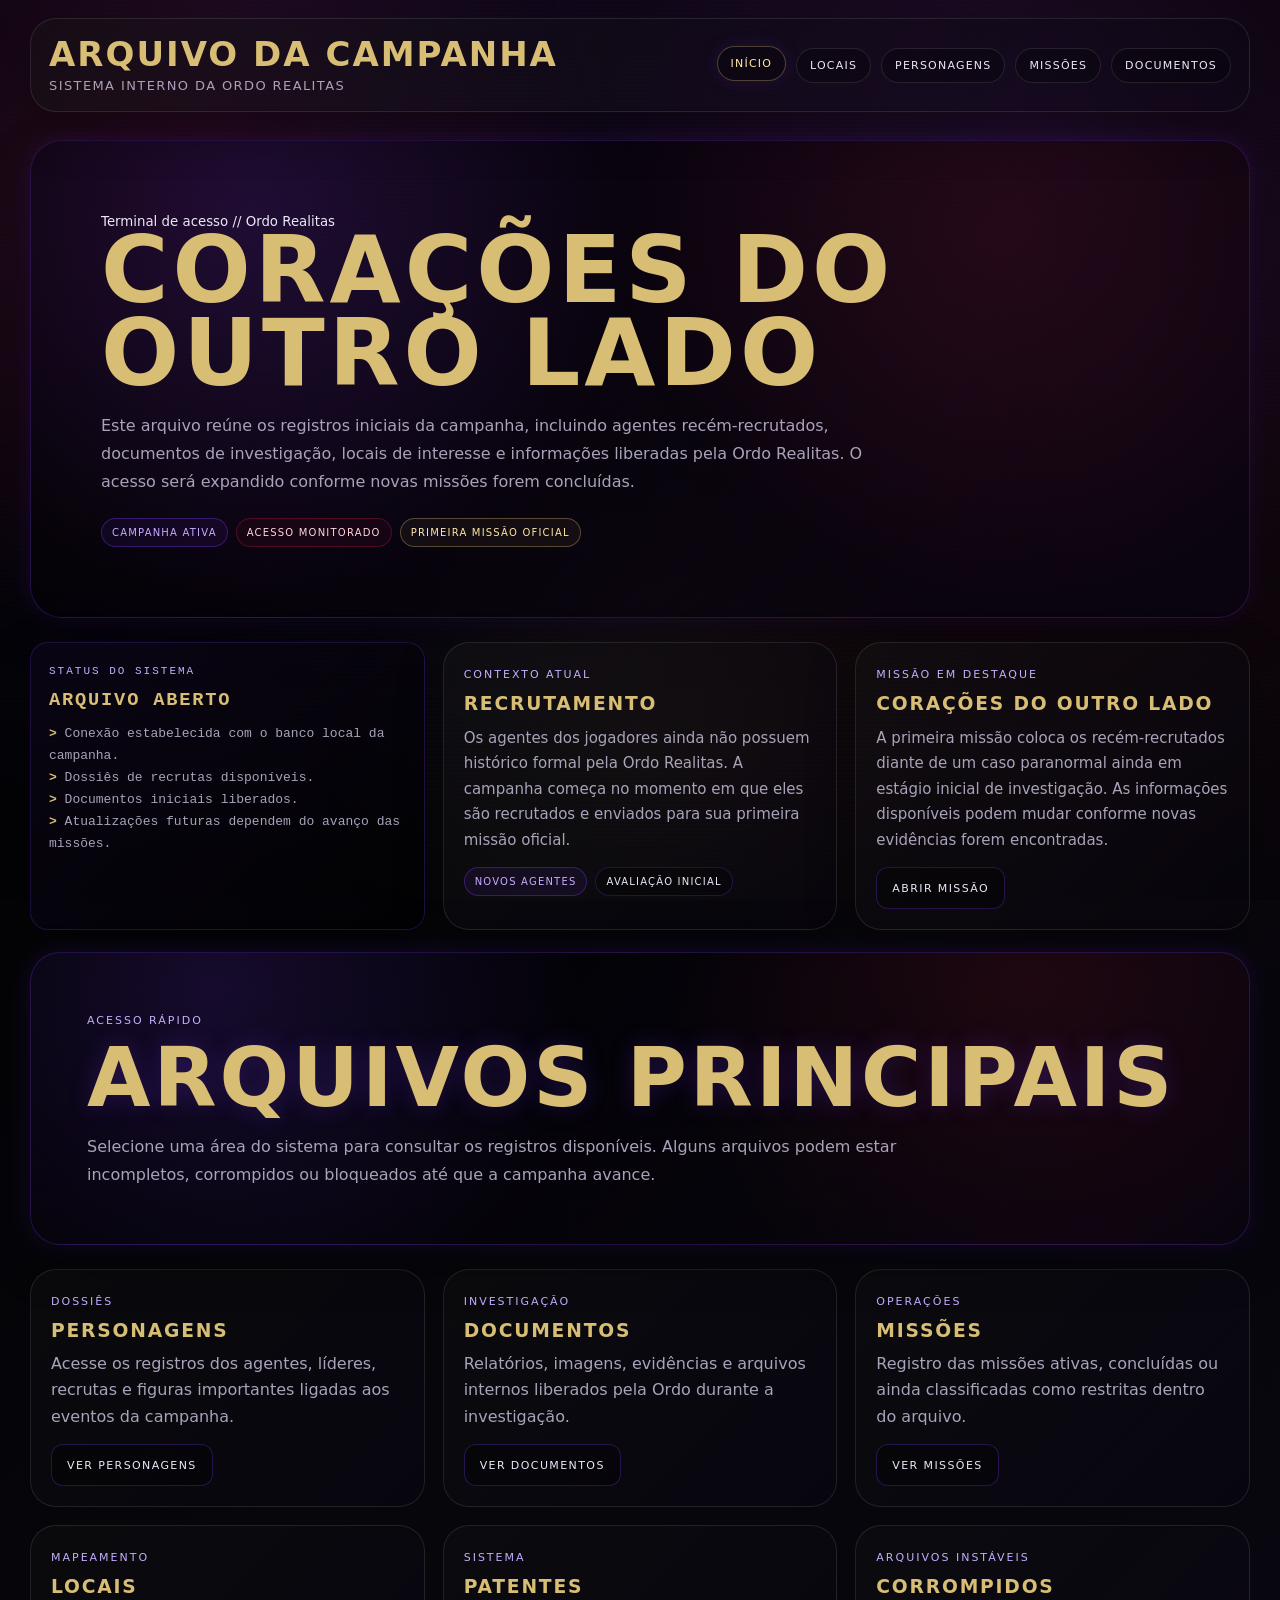
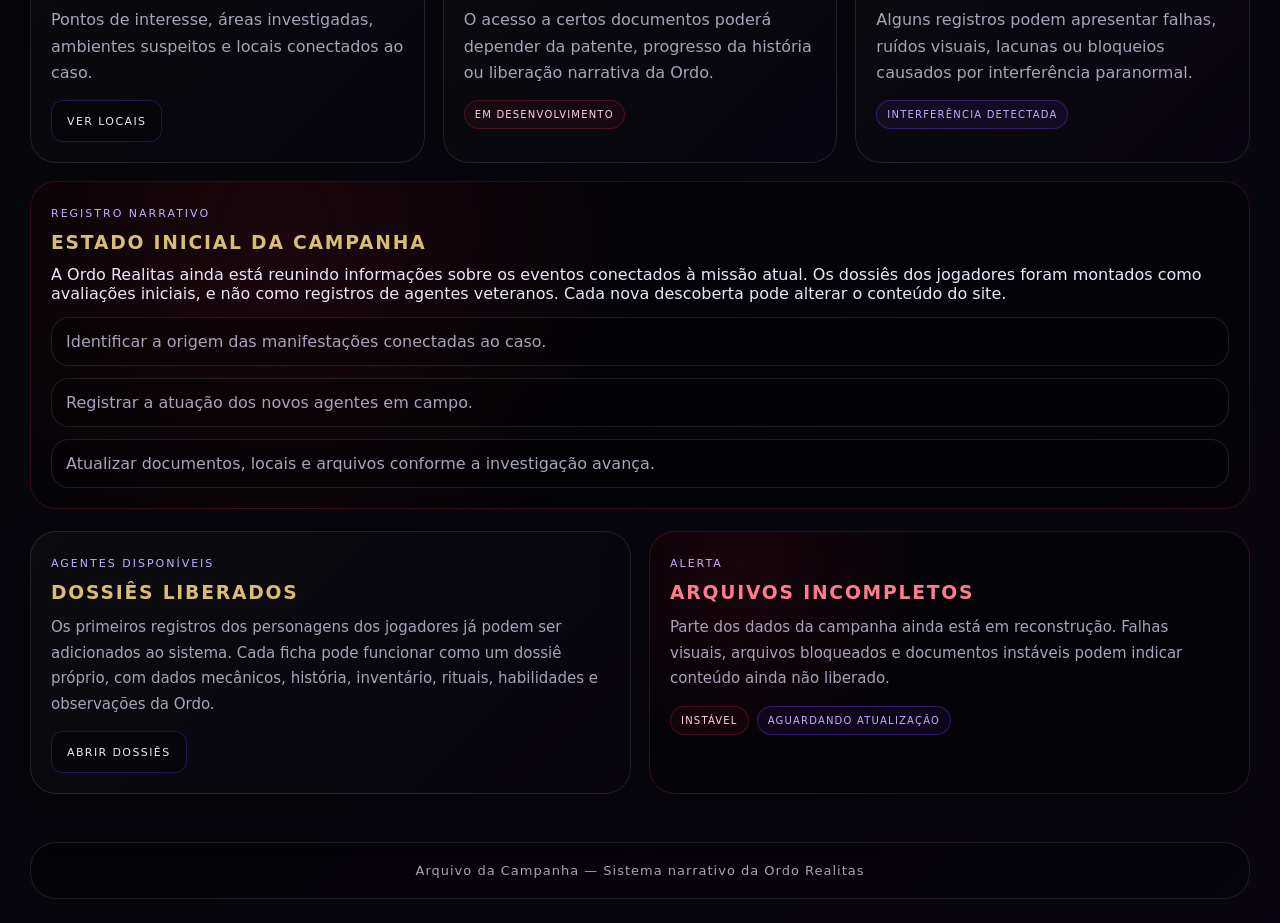
<file: index.html>
<!DOCTYPE html>
<html lang="pt-BR">
<head>
  <meta charset="UTF-8">
  <meta name="viewport" content="width=device-width, initial-scale=1.0">
  <title>Arquivo da Campanha | Ordo Realitas</title>
  <link rel="icon" href="favicon.ico" type="image/x-icon">
  <link rel="stylesheet" href="style.css">

  <style>
    .link-secreto-ordo {
      color: var(--texto-fraco);
      cursor: pointer;
      transition: 0.22s ease;
      border-bottom: 1px solid transparent;
    }

    .link-secreto-ordo:hover {
      color: var(--amarelo);
      border-bottom-color: rgba(216, 189, 116, 0.45);
      text-shadow: 0 0 12px rgba(124, 60, 255, 0.35);
    }

    .modal-ordo {
      position: fixed;
      inset: 0;
      z-index: 999;
      display: none;
      place-items: center;
      padding: 18px;
      background:
        radial-gradient(circle at center, rgba(124, 60, 255, 0.18), transparent 34%),
        rgba(0, 0, 0, 0.78);
      backdrop-filter: blur(8px);
    }

    .modal-ordo.ativo {
      display: grid;
    }

    .modal-ordo-caixa {
      position: relative;
      width: min(460px, 100%);
      overflow: hidden;
      border: 1px solid rgba(124, 60, 255, 0.32);
      border-radius: 24px;
      padding: 24px;
      background:
        linear-gradient(135deg, rgba(255,255,255,0.035), rgba(124,60,255,0.08)),
        rgba(0,0,0,0.88);
      box-shadow:
        0 0 35px rgba(124, 60, 255, 0.18),
        inset 0 0 40px rgba(0,0,0,0.6);
    }

    .modal-ordo-caixa::before {
      content: "";
      position: absolute;
      inset: 0;
      background:
        linear-gradient(90deg, rgba(255,255,255,0.018) 1px, transparent 1px),
        linear-gradient(rgba(255,255,255,0.018) 1px, transparent 1px);
      background-size: 28px 28px;
      opacity: 0.34;
      pointer-events: none;
    }

    .modal-ordo-caixa > * {
      position: relative;
      z-index: 1;
    }

    .modal-ordo-caixa span {
      display: block;
      color: var(--roxo-claro);
      text-transform: uppercase;
      letter-spacing: 2px;
      font-size: 11px;
      margin-bottom: 10px;
    }

    .modal-ordo-caixa h3 {
      color: var(--amarelo);
      text-transform: uppercase;
      letter-spacing: 2px;
      font-size: 28px;
      margin-bottom: 12px;
    }

    .modal-ordo-caixa p {
      color: var(--texto-fraco);
      line-height: 1.7;
      margin-bottom: 14px;
    }

    .modal-ordo-caixa input {
      width: 100%;
      border: 1px solid rgba(124, 60, 255, 0.30);
      border-radius: 14px;
      padding: 13px 14px;
      margin-bottom: 12px;
      background: rgba(0,0,0,0.42);
      color: var(--texto);
      outline: none;
    }

    .modal-ordo-caixa input:focus {
      border-color: rgba(216, 189, 116, 0.42);
      box-shadow: 0 0 18px rgba(124, 60, 255, 0.14);
    }

    .modal-ordo-fechar {
      position: absolute;
      top: 12px;
      right: 12px;
      z-index: 2;
      width: 34px;
      height: 34px;
      border: 1px solid rgba(255,255,255,0.12);
      border-radius: 50%;
      background: rgba(0,0,0,0.36);
      color: var(--texto);
      cursor: pointer;
      font-size: 20px;
      line-height: 1;
    }

    .resposta-ordo {
      margin-top: 14px;
      margin-bottom: 0 !important;
      color: var(--texto-fraco);
      text-transform: uppercase;
      letter-spacing: 1.4px;
      font-size: 11px;
    }

    .resposta-ordo.negado {
      color: #ff7c8f;
    }

    .resposta-ordo.concedido {
      color: var(--amarelo);
    }

    .modal-ordo-caixa.falha {
      animation: falhaAcessoOrdo 0.22s steps(2, end);
    }

    @keyframes falhaAcessoOrdo {
      0% { transform: translateX(0); }
      25% { transform: translateX(-3px); }
      50% { transform: translateX(3px); }
      75% { transform: translateX(-2px); }
      100% { transform: translateX(0); }
    }

    @media (max-width: 760px) {
      .modal-ordo-caixa {
        padding: 20px;
        border-radius: 20px;
      }

      .modal-ordo-caixa h3 {
        font-size: 24px;
      }
    }
  </style>
</head>

<body>
  <div class="fundo-paranormal"></div>

  <header>
    <div>
      <h1>Arquivo da Campanha</h1>
      <p>Sistema interno da Ordo Realitas</p>
    </div>

    <nav>
      <a href="index.html">Início</a>
      <a href="locais.html">Locais</a>
      <a href="personagens.html">Personagens</a>
      <a href="missoes.html">Missões</a>
      <a href="documentos.html">Documentos</a>
    </nav>
  </header>

  <main>
    <section class="hero-principal aparecer">
      <small>Terminal de acesso // Ordo Realitas</small>

      <h2>Corações do Outro Lado</h2>

      <p>
        Este arquivo reúne os registros iniciais da campanha, incluindo agentes recém-recrutados,
        documentos de investigação, locais de interesse e informações liberadas pela Ordo Realitas.
        O acesso será expandido conforme novas missões forem concluídas.
      </p>

      <div class="selos mt-3">
        <span class="selo roxo">Campanha ativa</span>
        <span class="selo vermelho">Acesso monitorado</span>
        <span class="selo amarelo">Primeira missão oficial</span>
      </div>
    </section>

    <section class="grid-3">
      <article class="card terminal-card">
        <span class="etiqueta">Status do sistema</span>
        <h3>Arquivo aberto</h3>

        <p><b>&gt;</b> Conexão estabelecida com o banco local da campanha.</p>
        <p><b>&gt;</b> Dossiês de recrutas disponíveis.</p>
        <p><b>&gt;</b> Documentos iniciais liberados.</p>
        <p><b>&gt;</b> Atualizações futuras dependem do avanço das missões.</p>
      </article>

      <article class="card">
        <span class="etiqueta">Contexto atual</span>
        <h3>Recrutamento</h3>

        <p>
          Os agentes dos jogadores ainda não possuem histórico formal pela Ordo Realitas.
          A campanha começa no momento em que eles são recrutados e enviados para sua
          primeira missão oficial.
        </p>

        <div class="tags mt-2">
          <span class="tag roxo">Novos agentes</span>
          <span class="tag">Avaliação inicial</span>
        </div>
      </article>

      <article class="card">
        <span class="etiqueta">Missão em destaque</span>
        <h3>Corações do Outro Lado</h3>

        <p>
          A primeira missão coloca os recém-recrutados diante de um caso paranormal ainda
          em estágio inicial de investigação. As informações disponíveis podem mudar conforme
          novas evidências forem encontradas.
        </p>

        <a class="btn mt-2" href="missoes.html">Abrir missão</a>
      </article>
    </section>

    <section class="hero mt-3">
      <small>Acesso rápido</small>
      <h2>Arquivos principais</h2>

      <p>
        Selecione uma área do sistema para consultar os registros disponíveis. Alguns arquivos
        podem estar incompletos, corrompidos ou bloqueados até que a campanha avance.
      </p>
    </section>

    <section class="grid-setores">
      <article class="card-setor">
        <span class="etiqueta">Dossiês</span>
        <h3>Personagens</h3>

        <p>
          Acesse os registros dos agentes, líderes, recrutas e figuras importantes ligadas
          aos eventos da campanha.
        </p>

        <a class="btn mt-2" href="personagens.html">Ver personagens</a>
      </article>

      <article class="card-setor">
        <span class="etiqueta">Investigação</span>
        <h3>Documentos</h3>

        <p>
          Relatórios, imagens, evidências e arquivos internos liberados pela Ordo durante
          a investigação.
        </p>

        <a class="btn mt-2" href="documentos.html">Ver documentos</a>
      </article>

      <article class="card-setor">
        <span class="etiqueta">Operações</span>
        <h3>Missões</h3>

        <p>
          Registro das missões ativas, concluídas ou ainda classificadas como restritas
          dentro do arquivo.
        </p>

        <a class="btn mt-2" href="missoes.html">Ver missões</a>
      </article>

      <article class="card-setor">
        <span class="etiqueta">Mapeamento</span>
        <h3>Locais</h3>

        <p>
          Pontos de interesse, áreas investigadas, ambientes suspeitos e locais conectados
          ao caso.
        </p>

        <a class="btn mt-2" href="locais.html">Ver locais</a>
      </article>

      <article class="card-setor">
        <span class="etiqueta">Sistema</span>
        <h3>Patentes</h3>

        <p>
          O acesso a certos documentos poderá depender da patente, progresso da história
          ou liberação narrativa da Ordo.
        </p>

        <span class="badge vermelho mt-2">Em desenvolvimento</span>
      </article>

      <article class="card-setor">
        <span class="etiqueta">Arquivos instáveis</span>
        <h3>Corrompidos</h3>

        <p>
          Alguns registros podem apresentar falhas, ruídos visuais, lacunas ou bloqueios
          causados por interferência paranormal.
        </p>

        <span class="badge roxo mt-2">Interferência detectada</span>
      </article>
    </section>

    <section class="missao-atual">
      <span class="etiqueta">Registro narrativo</span>
      <h3>Estado inicial da campanha</h3>

      <p>
        A Ordo Realitas ainda está reunindo informações sobre os eventos conectados à missão
        atual. Os dossiês dos jogadores foram montados como avaliações iniciais, e não como
        registros de agentes veteranos. Cada nova descoberta pode alterar o conteúdo do site.
      </p>

      <div class="objetivos-lista">
        <div class="objetivo">
          Identificar a origem das manifestações conectadas ao caso.
        </div>

        <div class="objetivo">
          Registrar a atuação dos novos agentes em campo.
        </div>

        <div class="objetivo">
          Atualizar documentos, locais e arquivos conforme a investigação avança.
        </div>
      </div>
    </section>

    <section class="grid-2 mt-3">
      <article class="card">
        <span class="etiqueta">Agentes disponíveis</span>
        <h3>Dossiês liberados</h3>

        <p>
          Os primeiros registros dos personagens dos jogadores já podem ser adicionados
          ao sistema. Cada ficha pode funcionar como um dossiê próprio, com dados mecânicos,
          história, inventário, rituais, habilidades e observações da Ordo.
        </p>

        <a class="btn mt-2" href="personagens.html">Abrir dossiês</a>
      </article>

      <article class="card documento-corrompido">
        <span class="etiqueta">Alerta</span>
        <h3>Arquivos incompletos</h3>

        <p>
          Parte dos dados da campanha ainda está em reconstrução. Falhas visuais, arquivos
          bloqueados e documentos instáveis podem indicar conteúdo ainda não liberado.
        </p>

        <div class="tags mt-2">
          <span class="tag vermelho">Instável</span>
          <span class="tag roxo">Aguardando atualização</span>
        </div>
      </article>
    </section>
  </main>

  <footer>
    <p>
      Arquivo da Campanha — Sistema narrativo da
      <span class="link-secreto-ordo" id="abrir-acesso-ordo">Ordo Realitas</span>
    </p>
  </footer>

  <div class="modal-ordo" id="modal-ordo" aria-hidden="true">
    <div class="modal-ordo-caixa" id="modal-ordo-caixa">
      <button class="modal-ordo-fechar" id="fechar-acesso-ordo" type="button">×</button>

      <span>Sistema interno // Ordo Realitas</span>
      <h3>Acesso restrito</h3>

      <p>
        Insira a chave de autorização para acessar arquivos internos da organização.
      </p>

      <input
        type="password"
        id="senha-ordo"
        placeholder="Chave de autorização"
        autocomplete="off"
      >

      <button class="btn" id="validar-senha-ordo" type="button">
        Validar credencial
      </button>

      <p class="resposta-ordo" id="resposta-ordo">
        Aguardando credencial...
      </p>
    </div>
  </div>

  <script src="script.js"></script>

  <script>
    const abrirAcessoOrdo = document.getElementById("abrir-acesso-ordo");
    const fecharAcessoOrdo = document.getElementById("fechar-acesso-ordo");
    const modalOrdo = document.getElementById("modal-ordo");
    const caixaModalOrdo = document.getElementById("modal-ordo-caixa");
    const inputSenhaOrdo = document.getElementById("senha-ordo");
    const validarSenhaOrdo = document.getElementById("validar-senha-ordo");
    const respostaOrdo = document.getElementById("resposta-ordo");

    const senhaCorretaOrdo = "VERITAS";

    function abrirModalOrdo() {
      modalOrdo.classList.add("ativo");
      modalOrdo.setAttribute("aria-hidden", "false");

      respostaOrdo.textContent = "Aguardando credencial...";
      respostaOrdo.className = "resposta-ordo";
      inputSenhaOrdo.value = "";

      setTimeout(() => {
        inputSenhaOrdo.focus();
      }, 80);
    }

    function fecharModalOrdo() {
      modalOrdo.classList.remove("ativo");
      modalOrdo.setAttribute("aria-hidden", "true");
    }

    function validarAcessoOrdo() {
      const senhaDigitada = inputSenhaOrdo.value.trim().toUpperCase();

      if (senhaDigitada === senhaCorretaOrdo) {
        respostaOrdo.textContent = "ACESSO CONCEDIDO — redirecionando...";
        respostaOrdo.className = "resposta-ordo concedido";

        setTimeout(() => {
          sessionStorage.setItem("acessoOrdoRealitas", "autorizado");
          window.location.href = "ordo-realitas.html";
        }, 900);

        return;
      }

      respostaOrdo.textContent = "ACESSO NEGADO — credencial inválida.";
      respostaOrdo.className = "resposta-ordo negado";

      caixaModalOrdo.classList.remove("falha");
      void caixaModalOrdo.offsetWidth;
      caixaModalOrdo.classList.add("falha");
    }

    abrirAcessoOrdo?.addEventListener("click", abrirModalOrdo);
    fecharAcessoOrdo?.addEventListener("click", fecharModalOrdo);
    validarSenhaOrdo?.addEventListener("click", validarAcessoOrdo);

    inputSenhaOrdo?.addEventListener("keydown", (evento) => {
      if (evento.key === "Enter") {
        validarAcessoOrdo();
      }
    });

    modalOrdo?.addEventListener("click", (evento) => {
      if (evento.target === modalOrdo) {
        fecharModalOrdo();
      }
    });

    document.addEventListener("keydown", (evento) => {
      if (evento.key === "Escape") {
        fecharModalOrdo();
      }
    });
  </script>
</body>
</html>
</file>
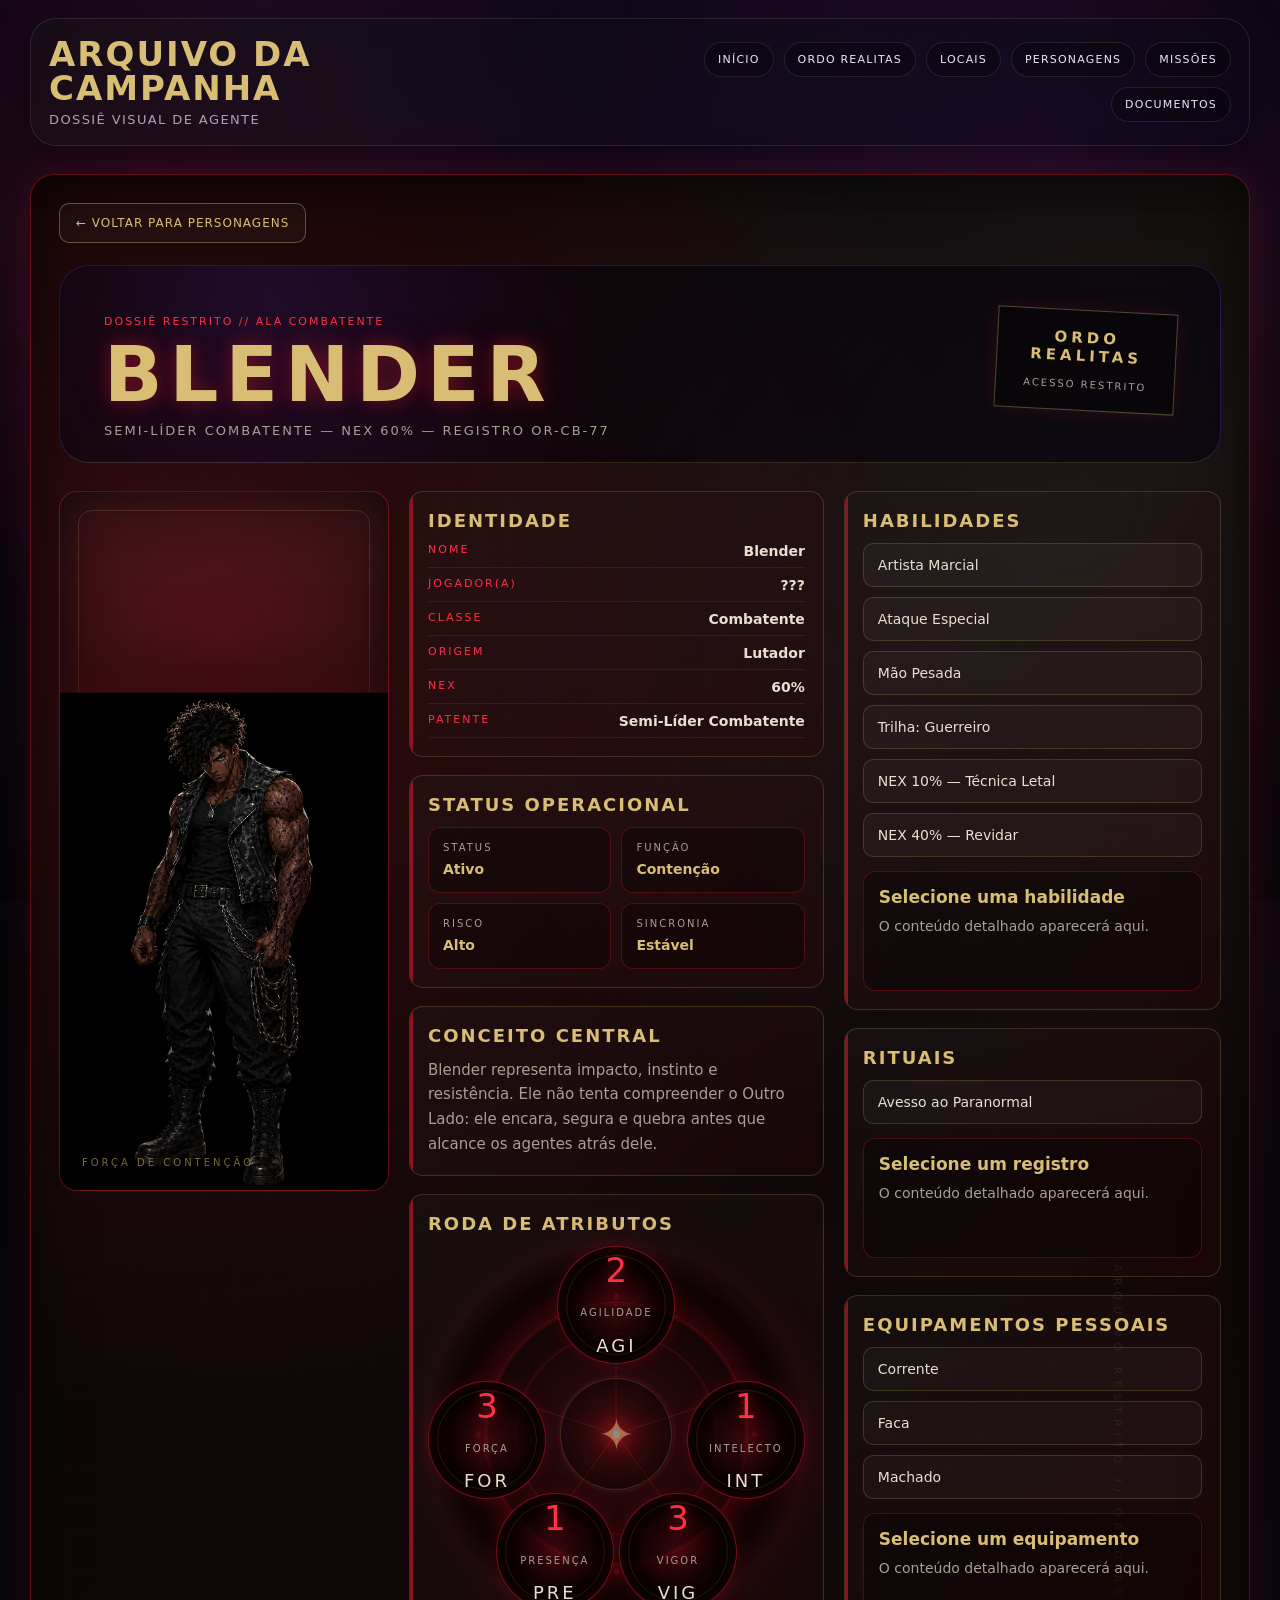
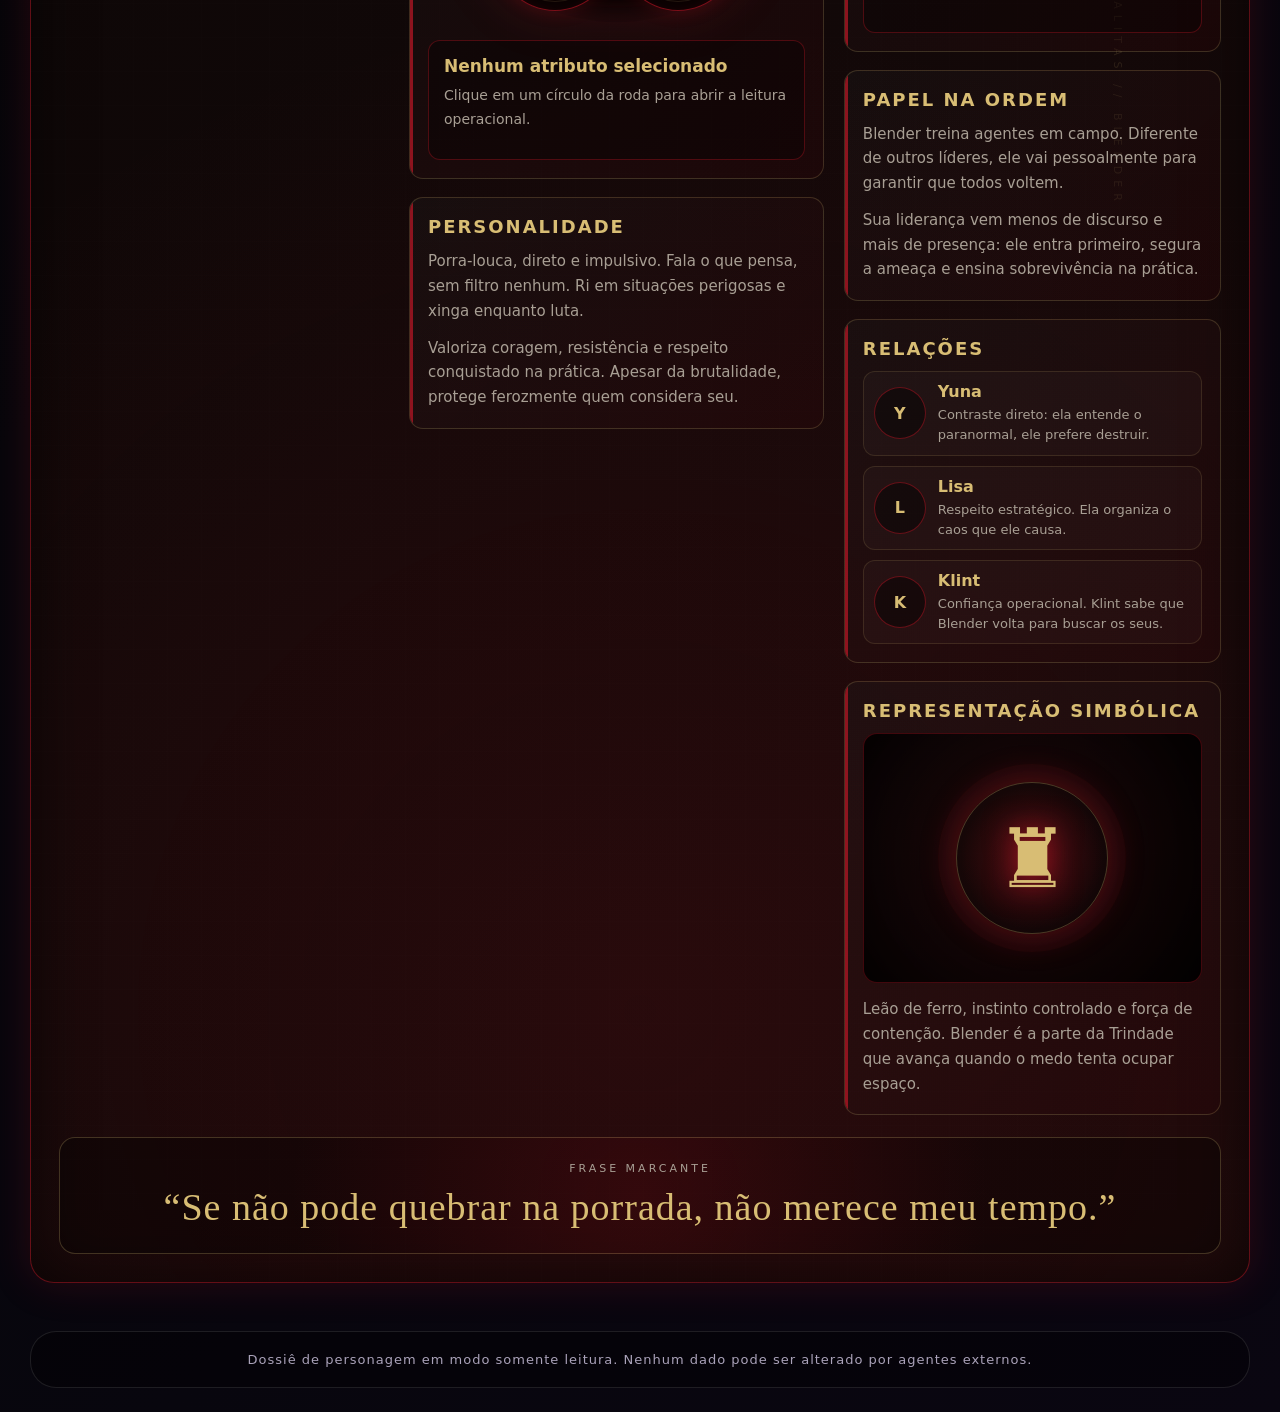
<file: blender.html>
<!DOCTYPE html>
<html lang="pt-BR">
<head>
  <meta charset="UTF-8">
  <meta name="viewport" content="width=device-width, initial-scale=1.0">

  <title>Dossiê — Blender | Arquivo da Campanha</title>
<link rel="icon" href="favicon.ico" type="image/x-icon">
  <link rel="stylesheet" href="style.css">

  <style>
    .dossie-premium {
      --dossie-cor: #b51624;
      --dossie-cor-fraca: rgba(181, 22, 36, 0.18);
      --dossie-cor-media: rgba(181, 22, 36, 0.48);
      --dossie-dourado: #d8bd74;
      --dossie-metal: #8a8a8a;
      --dossie-fundo: #080606;
      --dossie-card: rgba(18, 10, 10, 0.92);
      --dossie-texto: #e8dfd2;
      --dossie-fraco: #a89f94;

      border: 1px solid var(--dossie-cor-media);
      border-radius: 24px;
      padding: 28px;
      background:
        radial-gradient(circle at 12% 16%, rgba(181, 22, 36, 0.24), transparent 32%),
        radial-gradient(circle at 85% 12%, rgba(138, 138, 138, 0.12), transparent 26%),
        radial-gradient(circle at 50% 90%, rgba(181, 22, 36, 0.12), transparent 40%),
        linear-gradient(135deg, rgba(8, 6, 6, 0.98), rgba(26, 10, 10, 0.97));
      box-shadow:
        0 0 42px rgba(181, 22, 36, 0.20),
        inset 0 0 60px rgba(0, 0, 0, 0.62);
      position: relative;
      overflow: hidden;
    }

    .dossie-premium::before {
      content: "";
      position: absolute;
      inset: 0;
      background:
        linear-gradient(90deg, rgba(255,255,255,0.025) 1px, transparent 1px),
        linear-gradient(rgba(255,255,255,0.025) 1px, transparent 1px);
      background-size: 34px 34px;
      opacity: 0.25;
      pointer-events: none;
    }

    .dossie-premium::after {
      content: "ARQUIVO RESTRITO // ORDO REALITAS // BLENDER";
      position: absolute;
      right: -140px;
      top: 50%;
      transform: rotate(90deg);
      color: rgba(216, 189, 116, 0.13);
      letter-spacing: 6px;
      font-size: 11px;
      pointer-events: none;
    }

    .dossie-premium > * {
      position: relative;
      z-index: 1;
    }

    .dossie-voltar {
      display: inline-block;
      margin-bottom: 22px;
      color: var(--dossie-dourado);
      border: 1px solid rgba(216, 189, 116, 0.38);
      padding: 12px 16px;
      border-radius: 10px;
      text-decoration: none;
      text-transform: uppercase;
      letter-spacing: 1px;
      font-size: 12px;
      transition: 0.25s;
      background: rgba(255,255,255,0.03);
    }

    .dossie-voltar:hover {
      transform: translateX(-4px);
      border-color: var(--dossie-dourado);
      box-shadow: 0 0 18px rgba(181, 22, 36, 0.28);
    }

    .dossie-header {
      display: grid;
      grid-template-columns: 1fr auto;
      gap: 24px;
      align-items: start;
      margin-bottom: 28px;
      border-bottom: 1px solid rgba(216, 189, 116, 0.18);
      padding-bottom: 24px;
    }

    .dossie-header .classificacao {
      color: #ff3045;
    }

    .dossie-titulo h2 {
      font-size: clamp(46px, 6vw, 88px);
      letter-spacing: 7px;
      text-transform: uppercase;
      color: var(--dossie-dourado);
      line-height: 0.92;
      text-shadow:
        0 0 18px rgba(181, 22, 36, 0.45),
        0 0 36px rgba(181, 22, 36, 0.22);
    }

    .dossie-titulo span {
      display: block;
      margin-top: 12px;
      color: var(--dossie-fraco);
      letter-spacing: 2px;
      text-transform: uppercase;
      font-size: 13px;
    }

    .dossie-selo {
      min-width: 180px;
      border: 1px solid rgba(216, 189, 116, 0.35);
      color: var(--dossie-dourado);
      padding: 18px;
      text-align: center;
      letter-spacing: 4px;
      text-transform: uppercase;
      transform: rotate(3deg);
      background: rgba(0,0,0,0.32);
      box-shadow: 0 0 22px rgba(181, 22, 36, 0.16);
    }

    .dossie-selo strong {
      display: block;
      font-size: 15px;
      margin-bottom: 8px;
    }

    .dossie-selo small {
      color: var(--dossie-fraco);
      font-size: 10px;
      letter-spacing: 2px;
    }

    .dossie-grid {
      display: grid;
      grid-template-columns: 330px 1.1fr 1fr;
      gap: 20px;
      align-items: stretch;
    }

    .dossie-coluna {
      display: grid;
      gap: 18px;
      align-content: start;
    }

    .dossie-personagem {
      min-height: 700px;
      border: 1px solid var(--dossie-cor-media);
      border-radius: 18px;
      background:
        radial-gradient(circle at 50% 22%, rgba(181, 22, 36, 0.24), transparent 40%),
        linear-gradient(180deg, rgba(255,255,255,0.04), rgba(0,0,0,0.14));
      display: flex;
      align-items: center;
      justify-content: center;
      overflow: hidden;
      position: relative;
      box-shadow: inset 0 0 50px rgba(0,0,0,0.6);
    }

    .dossie-personagem::before {
      content: "";
      position: absolute;
      inset: 18px;
      border: 1px solid rgba(216, 189, 116, 0.16);
      border-radius: 14px;
      pointer-events: none;
    }

    .dossie-personagem::after {
      content: "FORÇA DE CONTENÇÃO";
      position: absolute;
      left: 22px;
      bottom: 22px;
      color: rgba(216, 189, 116, 0.55);
      letter-spacing: 3px;
      font-size: 10px;
      text-transform: uppercase;
    }

    .dossie-personagem img {
      width: 100%;
      height: 100%;
      object-fit: contain;
      object-position: center bottom;
      transform: scale(1.03);
      filter:
        drop-shadow(0 0 26px rgba(181, 22, 36, 0.32))
        drop-shadow(0 0 38px rgba(0,0,0,0.88));
      transition: 0.35s;
    }

    .dossie-personagem:hover img {
      transform: scale(1.065);
    }

    .dossie-bloco {
      border: 1px solid rgba(216, 189, 116, 0.20);
      border-radius: 14px;
      background:
        linear-gradient(135deg, rgba(255,255,255,0.035), rgba(181, 22, 36, 0.08)),
        rgba(0,0,0,0.24);
      padding: 18px;
      position: relative;
      overflow: hidden;
    }

    .dossie-bloco::before {
      content: "";
      position: absolute;
      left: 0;
      top: 0;
      width: 3px;
      height: 100%;
      background: var(--dossie-cor);
      opacity: 0.75;
    }

    .dossie-bloco h3 {
      color: var(--dossie-dourado);
      text-transform: uppercase;
      letter-spacing: 2px;
      font-size: 18px;
      margin-bottom: 12px;
    }

    .dossie-bloco p {
      color: var(--dossie-fraco);
      line-height: 1.65;
      font-size: 15px;
    }

    .dossie-bloco p + p {
      margin-top: 12px;
    }

    .identidade-lista {
      display: grid;
      gap: 9px;
    }

    .identidade-lista div {
      display: flex;
      justify-content: space-between;
      gap: 14px;
      border-bottom: 1px solid rgba(255,255,255,0.065);
      padding-bottom: 8px;
    }

    .identidade-lista span {
      color: #ff3045;
      letter-spacing: 2px;
      text-transform: uppercase;
      font-size: 11px;
    }

    .identidade-lista strong {
      color: var(--dossie-texto);
      text-align: right;
      font-size: 14px;
    }

    .dossie-status {
      display: grid;
      grid-template-columns: repeat(2, 1fr);
      gap: 10px;
    }

    .status-mini {
      border: 1px solid rgba(181, 22, 36, 0.38);
      border-radius: 12px;
      padding: 14px;
      background: rgba(0,0,0,0.30);
    }

    .status-mini span {
      display: block;
      color: var(--dossie-fraco);
      font-size: 10px;
      letter-spacing: 2px;
      text-transform: uppercase;
      margin-bottom: 6px;
    }

    .status-mini strong {
      color: var(--dossie-dourado);
      font-size: 14px;
    }

    .roda-atributos-blender {
      width: min(100%, 470px);
      aspect-ratio: 1 / 1;
      margin: 6px auto 18px;
      position: relative;
      border-radius: 50%;
      background:
        radial-gradient(circle at center, rgba(181, 22, 36, 0.18), transparent 13%),
        radial-gradient(circle at center, transparent 0 21%, rgba(181, 22, 36, 0.16) 21.5%, transparent 22.5%),
        radial-gradient(circle at center, transparent 0 37%, rgba(181, 22, 36, 0.18) 37.5%, transparent 38.5%),
        radial-gradient(circle at center, transparent 0 48%, rgba(181, 22, 36, 0.20) 48.5%, transparent 49.5%),
        radial-gradient(circle at center, rgba(181, 22, 36, 0.08), rgba(0,0,0,0.76) 62%, transparent 72%);
      filter: drop-shadow(0 0 24px rgba(181, 22, 36, 0.24));
      overflow: visible;
    }

    .roda-atributos-blender::before {
      content: "";
      position: absolute;
      inset: 15%;
      border: 1px solid rgba(181, 22, 36, 0.42);
      border-radius: 50%;
      box-shadow:
        0 0 0 18px rgba(181, 22, 36, 0.028),
        0 0 0 42px rgba(181, 22, 36, 0.018),
        0 0 34px rgba(181, 22, 36, 0.27);
    }

    .roda-atributos-blender::after {
      content: "";
      position: absolute;
      inset: 49%;
      width: 2%;
      height: 2%;
      border-radius: 50%;
      background: var(--dossie-metal);
      box-shadow:
        0 0 18px rgba(181, 22, 36, 0.85),
        0 -138px 0 -1px rgba(181, 22, 36, 0.28),
        0 138px 0 -1px rgba(181, 22, 36, 0.28),
        138px 0 0 -1px rgba(181, 22, 36, 0.28),
        -138px 0 0 -1px rgba(181, 22, 36, 0.28);
    }

    .linha-ritual {
      position: absolute;
      left: 50%;
      top: 50%;
      width: 1px;
      height: 42%;
      background: linear-gradient(to top, rgba(181, 22, 36, 0.68), transparent);
      transform-origin: bottom center;
      opacity: 0.78;
    }

    .linha-ritual.l1 {
      transform: translateX(-50%) translateY(-100%) rotate(0deg);
    }

    .linha-ritual.l2 {
      transform: translateX(-50%) translateY(-100%) rotate(72deg);
    }

    .linha-ritual.l3 {
      transform: translateX(-50%) translateY(-100%) rotate(144deg);
    }

    .linha-ritual.l4 {
      transform: translateX(-50%) translateY(-100%) rotate(216deg);
    }

    .linha-ritual.l5 {
      transform: translateX(-50%) translateY(-100%) rotate(288deg);
    }

    .sigilo-central {
      position: absolute;
      left: 50%;
      top: 50%;
      width: 112px;
      height: 112px;
      transform: translate(-50%, -50%);
      border: 1px solid rgba(216, 189, 116, 0.20);
      border-radius: 50%;
      display: grid;
      place-items: center;
      color: rgba(216, 189, 116, 0.58);
      font-size: 44px;
      text-shadow: 0 0 20px rgba(181, 22, 36, 0.9);
      background: radial-gradient(circle, rgba(181, 22, 36, 0.14), rgba(0,0,0,0.58));
      pointer-events: none;
    }

    .atributo-orb {
      position: absolute;
      width: 118px;
      height: 118px;
      border-radius: 50%;
      border: 1px solid rgba(181, 22, 36, 0.68);
      background:
        radial-gradient(circle at center, rgba(181, 22, 36, 0.20), rgba(0,0,0,0.94) 66%);
      color: var(--dossie-texto);
      display: grid;
      place-items: center;
      text-align: center;
      cursor: pointer;
      transition: 0.25s;
      box-shadow:
        inset 0 0 18px rgba(181, 22, 36, 0.18),
        0 0 18px rgba(181, 22, 36, 0.18);
      z-index: 2;
    }

    .atributo-orb::before {
      content: "";
      position: absolute;
      inset: 8px;
      border: 1px solid rgba(216, 189, 116, 0.12);
      border-radius: 50%;
      pointer-events: none;
    }

    .atributo-orb .valor {
      display: block;
      font-size: 34px;
      color: #ff3045;
      line-height: 1;
      margin-bottom: 6px;
      text-shadow: 0 0 14px rgba(181, 22, 36, 0.75);
    }

    .atributo-orb .nome {
      display: block;
      color: var(--dossie-fraco);
      font-size: 10px;
      letter-spacing: 2px;
      text-transform: uppercase;
      margin-bottom: 3px;
    }

    .atributo-orb .sigla {
      display: block;
      color: var(--dossie-texto);
      font-size: 18px;
      letter-spacing: 3px;
      text-transform: uppercase;
    }

    .atributo-orb:hover,
    .atributo-orb.selecionado {
      border-color: var(--dossie-dourado);
      transform: scale(1.06);
      box-shadow:
        inset 0 0 22px rgba(181, 22, 36, 0.30),
        0 0 24px rgba(181, 22, 36, 0.48),
        0 0 14px rgba(216, 189, 116, 0.18);
    }

    .orb-for {
      left: 0;
      top: 36%;
    }

    .orb-agi {
      left: 50%;
      top: 0;
      transform: translateX(-50%);
    }

    .orb-agi:hover,
    .orb-agi.selecionado {
      transform: translateX(-50%) scale(1.06);
    }

    .orb-int {
      right: 0;
      top: 36%;
    }

    .orb-pre {
      left: 18%;
      bottom: 3%;
    }

    .orb-vig {
      right: 18%;
      bottom: 3%;
    }

    .dossie-lista {
      display: grid;
      gap: 10px;
    }

    .dossie-lista button {
      text-align: left;
      padding: 13px 14px;
      border-radius: 10px;
      border: 1px solid rgba(216, 189, 116, 0.20);
      background: rgba(255,255,255,0.03);
      color: var(--dossie-texto);
      cursor: pointer;
      transition: 0.22s;
      font-size: 14px;
    }

    .dossie-lista button:hover,
    .dossie-lista button.selecionado {
      border-color: var(--dossie-dourado);
      color: var(--dossie-dourado);
      transform: translateX(5px);
      box-shadow: 0 0 16px rgba(181, 22, 36, 0.24);
    }

    .dossie-detalhe {
      margin-top: 14px;
      border: 1px solid rgba(181, 22, 36, 0.38);
      border-radius: 12px;
      padding: 15px;
      min-height: 120px;
      max-height: 260px;
      overflow-y: auto;
      background: rgba(0,0,0,0.30);
    }

    .dossie-detalhe h4 {
      color: var(--dossie-dourado);
      margin-bottom: 8px;
      font-size: 17px;
    }

    .dossie-detalhe p {
      color: var(--dossie-fraco);
      line-height: 1.65;
      font-size: 14px;
    }

    .texto-formatado {
      display: grid;
      gap: 10px;
    }

    .simbolo-blender {
      min-height: 250px;
      border: 1px solid rgba(181, 22, 36, 0.34);
      border-radius: 14px;
      background:
        radial-gradient(circle at center, rgba(181, 22, 36, 0.32), transparent 34%),
        radial-gradient(circle at center, rgba(0,0,0,0.2), rgba(0,0,0,0.92)),
        linear-gradient(135deg, rgba(181,22,36,0.09), rgba(0,0,0,0.2));
      display: grid;
      place-items: center;
      position: relative;
      overflow: hidden;
    }

    .simbolo-blender::before {
      content: "";
      width: 150px;
      height: 150px;
      border: 1px solid rgba(216, 189, 116, 0.28);
      border-radius: 50%;
      box-shadow:
        0 0 0 18px rgba(181, 22, 36, 0.055),
        0 0 35px rgba(181, 22, 36, 0.38);
      position: absolute;
    }

    .simbolo-blender::after {
      content: "♜";
      color: var(--dossie-dourado);
      font-size: 82px;
      text-shadow: 0 0 28px rgba(181, 22, 36, 0.72);
      z-index: 1;
    }

    .relacoes {
      display: grid;
      gap: 10px;
    }

    .relacao-item {
      display: grid;
      grid-template-columns: 52px 1fr;
      gap: 12px;
      align-items: center;
      border: 1px solid rgba(216, 189, 116, 0.14);
      border-radius: 12px;
      padding: 10px;
      background: rgba(255,255,255,0.025);
    }

    .relacao-avatar {
      width: 52px;
      height: 52px;
      border-radius: 50%;
      border: 1px solid rgba(181, 22, 36, 0.50);
      display: grid;
      place-items: center;
      color: var(--dossie-dourado);
      background: rgba(0,0,0,0.42);
      font-weight: bold;
    }

    .relacao-item strong {
      color: var(--dossie-dourado);
      display: block;
      margin-bottom: 3px;
    }

    .relacao-item span {
      color: var(--dossie-fraco);
      font-size: 13px;
      line-height: 1.4;
    }

    .frase-dossie {
      margin-top: 22px;
      border: 1px solid rgba(216, 189, 116, 0.25);
      border-radius: 16px;
      padding: 24px;
      text-align: center;
      background:
        radial-gradient(circle at center, rgba(181, 22, 36, 0.17), transparent 60%),
        rgba(0,0,0,0.32);
    }

    .frase-dossie span {
      display: block;
      color: var(--dossie-fraco);
      text-transform: uppercase;
      letter-spacing: 3px;
      font-size: 11px;
      margin-bottom: 10px;
    }

    .frase-dossie strong {
      color: var(--dossie-dourado);
      font-size: clamp(22px, 3vw, 38px);
      letter-spacing: 1px;
      font-family: Georgia, serif;
      font-weight: normal;
    }

    @media (max-width: 1180px) {
      .dossie-grid {
        grid-template-columns: 1fr 1fr;
      }

      .dossie-personagem {
        min-height: 620px;
      }

      .dossie-coluna.personagem-area {
        grid-column: 1 / -1;
      }
    }

    @media (max-width: 780px) {
      .dossie-premium {
        padding: 18px;
      }

      .dossie-header {
        grid-template-columns: 1fr;
      }

      .dossie-grid {
        grid-template-columns: 1fr;
      }

      .dossie-personagem {
        min-height: 520px;
      }

      .roda-atributos-blender {
        width: min(100%, 340px);
      }

      .atributo-orb {
        width: 92px;
        height: 92px;
      }

      .atributo-orb .valor {
        font-size: 26px;
      }

      .atributo-orb .nome {
        font-size: 8px;
      }

      .atributo-orb .sigla {
        font-size: 14px;
      }

      .dossie-status {
        grid-template-columns: 1fr;
      }
    }
  </style>
</head>
<body>

  <div class="fundo-paranormal"></div>

  <header>
    <div>
      <h1>Arquivo da Campanha</h1>
      <p>Dossiê visual de agente</p>
    </div>

    <nav>
      <a href="index.html">Início</a>
      <a href="ordo.html">Ordo Realitas</a>
      <a href="locais.html">Locais</a>
      <a href="personagens.html">Personagens</a>
      <a href="missoes.html">Missões</a>
      <a href="documentos.html">Documentos</a>
    </nav>
  </header>

  <main>

    <section class="dossie-premium">

      <a href="personagens.html" class="dossie-voltar">← Voltar para Personagens</a>

      <div class="dossie-header">
        <div class="dossie-titulo">
          <p class="classificacao">Dossiê restrito // Ala Combatente</p>
          <h2>Blender</h2>
          <span>Semi-Líder Combatente — NEX 60% — Registro OR-CB-77</span>
        </div>

        <div class="dossie-selo">
          <strong>ORDO<br>REALITAS</strong>
          <small>acesso restrito</small>
        </div>
      </div>

      <div class="dossie-grid">

        <div class="dossie-coluna personagem-area">
          <div class="dossie-personagem">
            <img src="Blender.png?v=1" alt="Imagem de corpo inteiro do personagem Blender">
          </div>
        </div>

        <div class="dossie-coluna">

          <div class="dossie-bloco">
            <h3>Identidade</h3>

            <div class="identidade-lista">
              <div>
                <span>Nome</span>
                <strong>Blender</strong>
              </div>

              <div>
                <span>Jogador(a)</span>
                <strong>???</strong>
              </div>

              <div>
                <span>Classe</span>
                <strong>Combatente</strong>
              </div>

              <div>
                <span>Origem</span>
                <strong>Lutador</strong>
              </div>

              <div>
                <span>NEX</span>
                <strong>60%</strong>
              </div>

              <div>
                <span>Patente</span>
                <strong>Semi-Líder Combatente</strong>
              </div>
            </div>
          </div>

          <div class="dossie-bloco">
            <h3>Status Operacional</h3>

            <div class="dossie-status">
              <div class="status-mini">
                <span>Status</span>
                <strong>Ativo</strong>
              </div>

              <div class="status-mini">
                <span>Função</span>
                <strong>Contenção</strong>
              </div>

              <div class="status-mini">
                <span>Risco</span>
                <strong>Alto</strong>
              </div>

              <div class="status-mini">
                <span>Sincronia</span>
                <strong>Estável</strong>
              </div>
            </div>
          </div>

          <div class="dossie-bloco">
            <h3>Conceito Central</h3>
            <p>
              Blender representa impacto, instinto e resistência. Ele não tenta
              compreender o Outro Lado: ele encara, segura e quebra antes que alcance
              os agentes atrás dele.
            </p>
          </div>

          <div class="dossie-bloco">
            <h3>Roda de Atributos</h3>

            <div class="roda-atributos-blender">

              <div class="linha-ritual l1"></div>
              <div class="linha-ritual l2"></div>
              <div class="linha-ritual l3"></div>
              <div class="linha-ritual l4"></div>
              <div class="linha-ritual l5"></div>

              <div class="sigilo-central">✦</div>

              <button
                class="atributo-card atributo-orb orb-for"
                data-titulo="FOR — Força"
                data-texto="Força representa potência física, impacto corpo a corpo e domínio bruto.||Esse é um dos pilares de Blender. Ele resolve conflitos com agressividade direta, impacto pesado e presença física esmagadora."
              >
                <span class="valor">3</span>
                <span class="nome">Força</span>
                <span class="sigla">FOR</span>
              </button>

              <button
                class="atributo-card atributo-orb orb-agi"
                data-titulo="AGI — Agilidade"
                data-texto="Agilidade representa reflexos, velocidade, equilíbrio e movimentação eficiente em combate.||Blender tem boa agilidade para acompanhar lutas intensas, mas seu foco principal ainda é o confronto direto."
              >
                <span class="valor">2</span>
                <span class="nome">Agilidade</span>
                <span class="sigla">AGI</span>
              </button>

              <button
                class="atributo-card atributo-orb orb-int"
                data-titulo="INT — Intelecto"
                data-texto="Intelecto representa análise, investigação e planejamento.||Blender não depende de estudo nem estratégia refinada. Seu método é simples: avançar, resistir e derrubar a ameaça."
              >
                <span class="valor">1</span>
                <span class="nome">Intelecto</span>
                <span class="sigla">INT</span>
              </button>

              <button
                class="atributo-card atributo-orb orb-pre"
                data-titulo="PRE — Presença"
                data-texto="Presença representa influência, postura e força de personalidade.||Mesmo sem ser diplomático, Blender impõe respeito por coragem, sinceridade brutal e intimidação natural."
              >
                <span class="valor">1</span>
                <span class="nome">Presença</span>
                <span class="sigla">PRE</span>
              </button>

              <button
                class="atributo-card atributo-orb orb-vig"
                data-titulo="VIG — Vigor"
                data-texto="Vigor representa resistência física, fôlego e tolerância à dor.||Blender possui vigor elevado. Ele aguenta impacto, continua avançando e protege os outros mesmo sob pressão."
              >
                <span class="valor">3</span>
                <span class="nome">Vigor</span>
                <span class="sigla">VIG</span>
              </button>

            </div>

            <div class="dossie-detalhe" id="detalhe-atributo">
              <h4>Nenhum atributo selecionado</h4>
              <p>Clique em um círculo da roda para abrir a leitura operacional.</p>
            </div>
          </div>

          <div class="dossie-bloco">
            <h3>Personalidade</h3>
            <p>
              Porra-louca, direto e impulsivo. Fala o que pensa, sem filtro nenhum.
              Ri em situações perigosas e xinga enquanto luta.
            </p>
            <p>
              Valoriza coragem, resistência e respeito conquistado na prática. Apesar
              da brutalidade, protege ferozmente quem considera seu.
            </p>
          </div>

        </div>

        <div class="dossie-coluna">

          <div class="dossie-bloco">
            <h3>Habilidades</h3>

            <div class="dossie-lista">
              <button class="item-interativo" data-titulo="Artista Marcial" data-texto="Os ataques desarmados de Blender causam 1d6 pontos de dano, podem causar dano letal e contam como armas ágeis.||Em NEX 35%, o dano aumenta para 1d8. Em NEX 70%, aumenta para 1d10.||Essa habilidade mostra que Blender é perigoso mesmo sem arma nenhuma.">
                Artista Marcial
              </button>

              <button class="item-interativo" data-titulo="Ataque Especial" data-texto="Quando faz um ataque, Blender pode gastar 2 PE para receber +5 no teste de ataque ou na rolagem de dano.||Conforme avança de NEX, pode gastar mais PE para receber novos bônus de +5.||Cada bônus pode ser aplicado em ataque ou dano.">
                Ataque Especial
              </button>

              <button class="item-interativo" data-titulo="Mão Pesada" data-texto="Blender recebe +2 em rolagens de dano com ataques corpo a corpo.||Essa habilidade representa o peso absurdo de seus golpes e a brutalidade da sua forma de lutar.">
                Mão Pesada
              </button>

              <button class="item-interativo" data-titulo="Trilha — Guerreiro" data-texto="Blender segue a trilha de Guerreiro.||Essa trilha reforça combate direto, pressão constante e punição imediata contra erros do inimigo.">
                Trilha: Guerreiro
              </button>

              <button class="item-interativo" data-titulo="NEX 10% — Técnica Letal" data-texto="Blender recebe um aumento de +2 na margem de ameaça com todos os seus ataques corpo a corpo.||Isso torna seus golpes ainda mais perigosos em confrontos diretos.">
                NEX 10% — Técnica Letal
              </button>

              <button class="item-interativo" data-titulo="NEX 40% — Revidar" data-texto="Sempre que bloquear um ataque, Blender pode gastar uma reação e 2 PE para fazer um ataque corpo a corpo no inimigo que o atacou.||Essa habilidade resume seu estilo: ele não apenas resiste, ele devolve na mesma hora.">
                NEX 40% — Revidar
              </button>
            </div>

            <div class="dossie-detalhe detalhe-lista">
              <h4>Selecione uma habilidade</h4>
              <p>O conteúdo detalhado aparecerá aqui.</p>
            </div>
          </div>

          <div class="dossie-bloco">
            <h3>Rituais</h3>

            <div class="dossie-lista">
              <button class="item-interativo" data-titulo="Avesso ao Paranormal" data-texto="Blender odeia qualquer coisa relacionada ao Paranormal.||Ele nunca se interessou em tentar entender o Outro Lado em profundidade.||Para ele, espancar o Paranormal já é o suficiente. Sua relação com esse campo é de repulsa, não de estudo.">
                Avesso ao Paranormal
              </button>
            </div>

            <div class="dossie-detalhe detalhe-lista">
              <h4>Selecione um registro</h4>
              <p>O conteúdo detalhado aparecerá aqui.</p>
            </div>
          </div>

          <div class="dossie-bloco">
            <h3>Equipamentos Pessoais</h3>

            <div class="dossie-lista">
              <button class="item-interativo" data-titulo="Corrente" data-texto="Um pedaço de corrente grossa usado como arma efetiva.||A corrente fornece +2 em testes para desarmar e derrubar.||Nas mãos de Blender, também funciona como símbolo visual de seu estilo pesado e agressivo.">
                Corrente
              </button>

              <button class="item-interativo" data-titulo="Faca" data-texto="Uma lâmina longa e afiada.||É uma arma ágil e pode ser arremessada.||Mesmo sendo mais associado à força bruta, Blender mantém opções rápidas para confrontos diretos.">
                Faca
              </button>

              <button class="item-interativo" data-titulo="Machado" data-texto="Uma ferramenta pesada capaz de causar ferimentos terríveis.||Combina diretamente com o estilo de combate intimidador e brutal de Blender.">
                Machado
              </button>
            </div>

            <div class="dossie-detalhe detalhe-lista">
              <h4>Selecione um equipamento</h4>
              <p>O conteúdo detalhado aparecerá aqui.</p>
            </div>
          </div>

          <div class="dossie-bloco">
            <h3>Papel na Ordem</h3>
            <p>
              Blender treina agentes em campo. Diferente de outros líderes, ele vai
              pessoalmente para garantir que todos voltem.
            </p>
            <p>
              Sua liderança vem menos de discurso e mais de presença: ele entra primeiro,
              segura a ameaça e ensina sobrevivência na prática.
            </p>
          </div>

          <div class="dossie-bloco">
            <h3>Relações</h3>

            <div class="relacoes">
              <div class="relacao-item">
                <div class="relacao-avatar">Y</div>
                <div>
                  <strong>Yuna</strong>
                  <span>Contraste direto: ela entende o paranormal, ele prefere destruir.</span>
                </div>
              </div>

              <div class="relacao-item">
                <div class="relacao-avatar">L</div>
                <div>
                  <strong>Lisa</strong>
                  <span>Respeito estratégico. Ela organiza o caos que ele causa.</span>
                </div>
              </div>

              <div class="relacao-item">
                <div class="relacao-avatar">K</div>
                <div>
                  <strong>Klint</strong>
                  <span>Confiança operacional. Klint sabe que Blender volta para buscar os seus.</span>
                </div>
              </div>
            </div>
          </div>

          <div class="dossie-bloco">
            <h3>Representação Simbólica</h3>
            <div class="simbolo-blender"></div>
            <p style="margin-top: 14px;">
              Leão de ferro, instinto controlado e força de contenção. Blender é a parte
              da Trindade que avança quando o medo tenta ocupar espaço.
            </p>
          </div>

        </div>

      </div>

      <div class="frase-dossie">
        <span>Frase marcante</span>
        <strong>“Se não pode quebrar na porrada, não merece meu tempo.”</strong>
      </div>

    </section>

  </main>

  <footer>
    <p>Dossiê de personagem em modo somente leitura. Nenhum dado pode ser alterado por agentes externos.</p>
  </footer>

  <script src="script.js"></script>
</body>
</html>
</file>
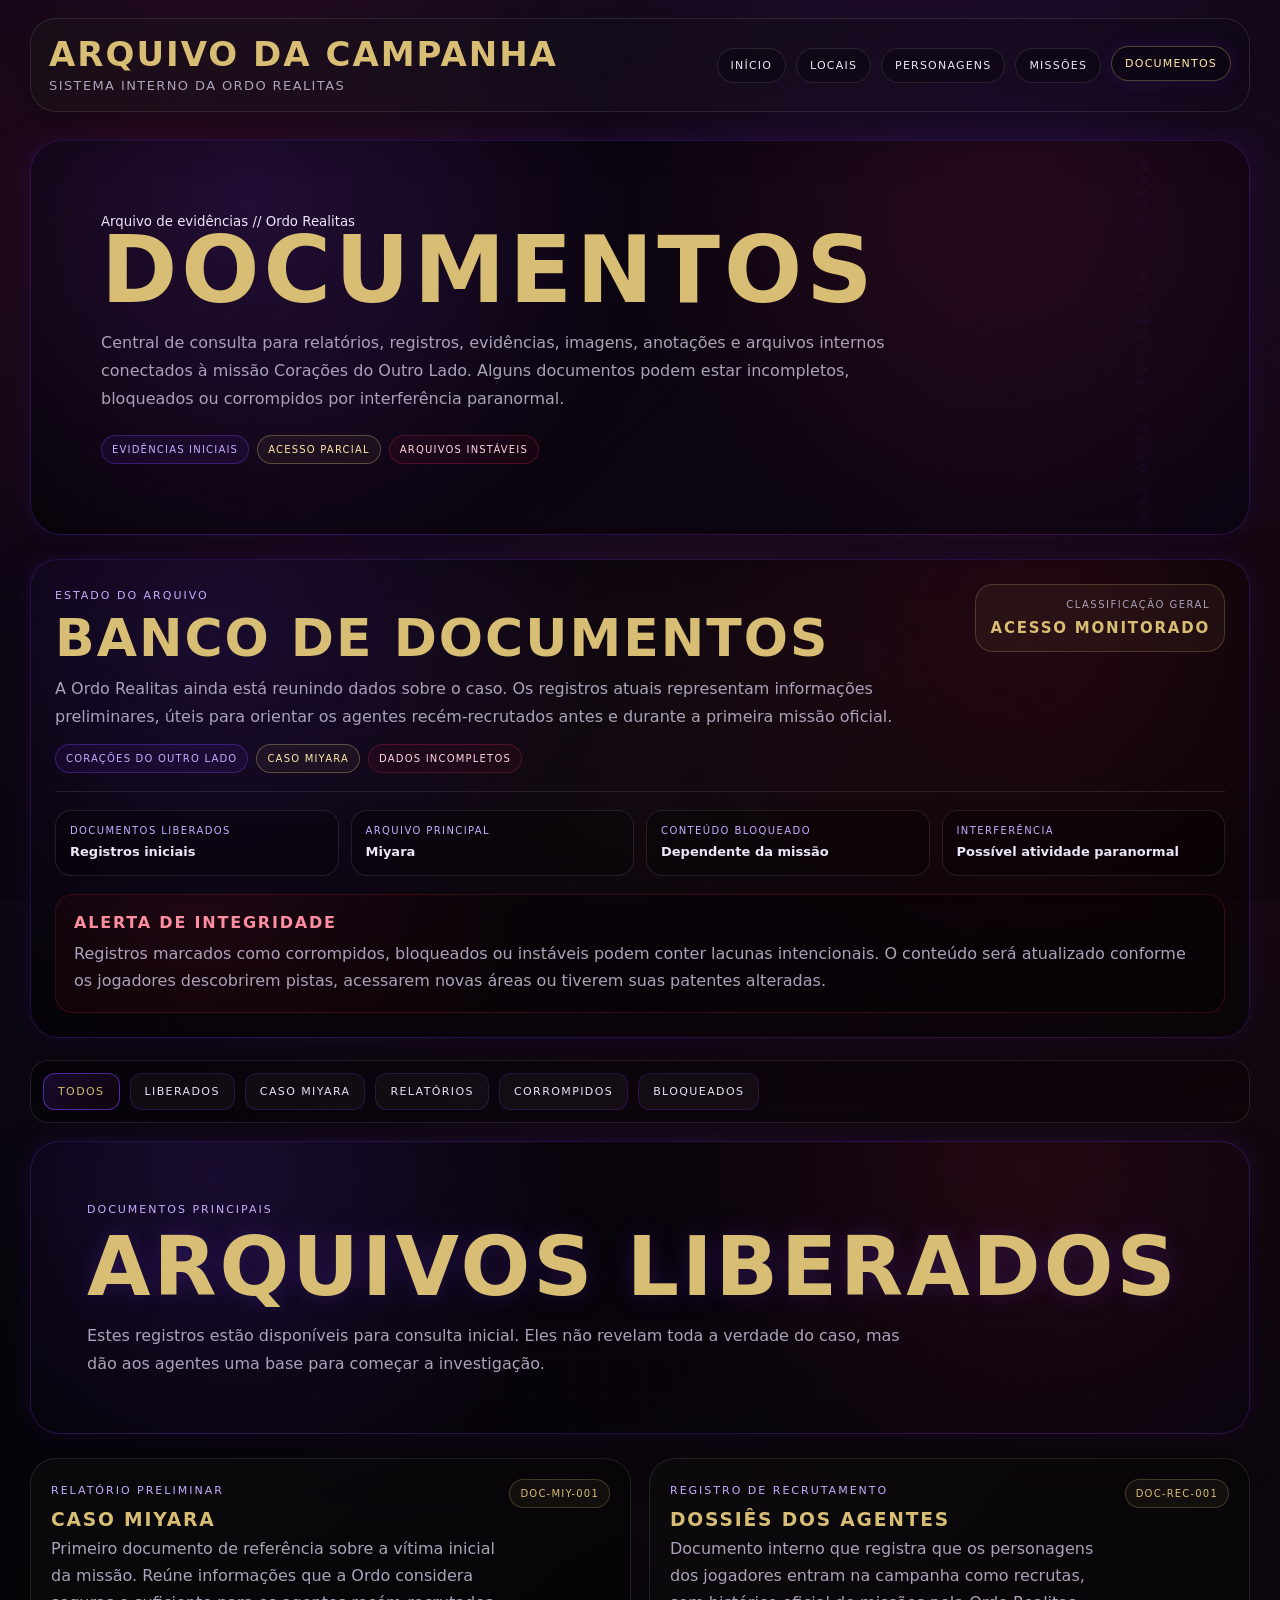
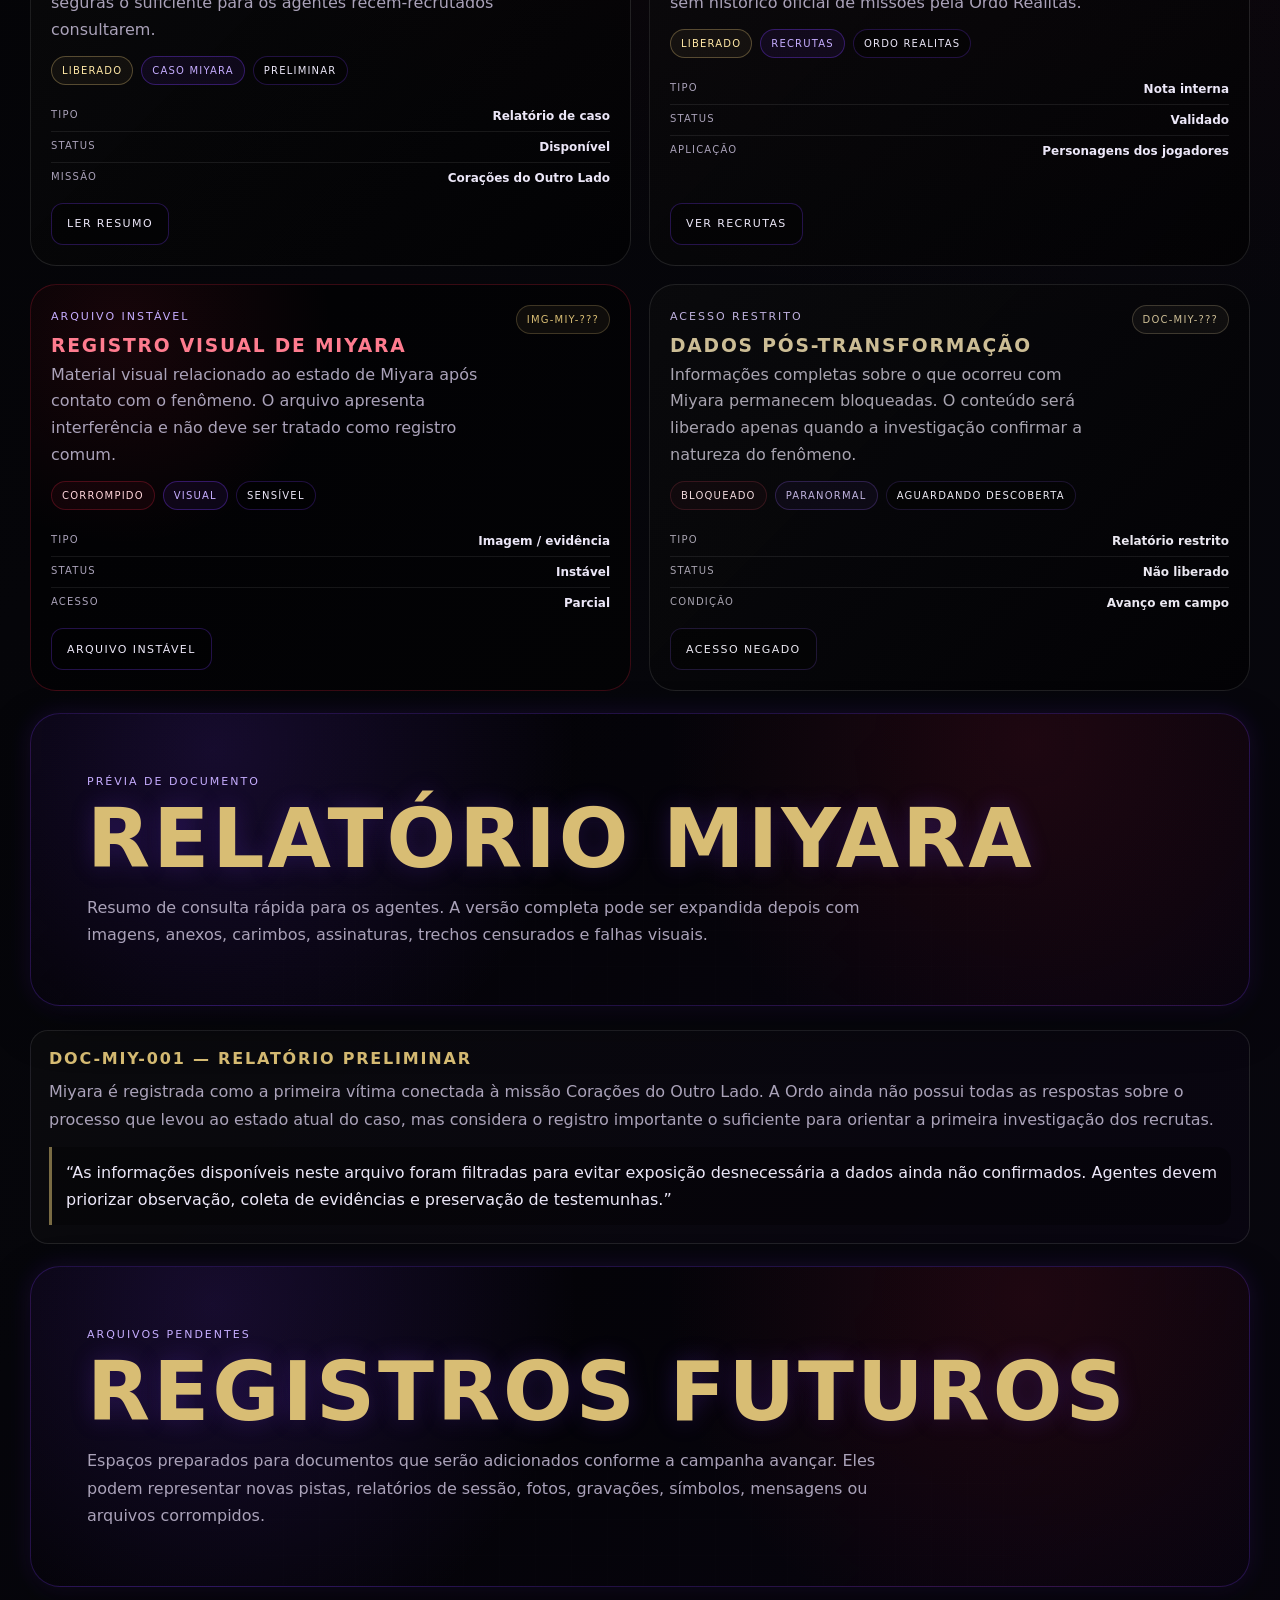
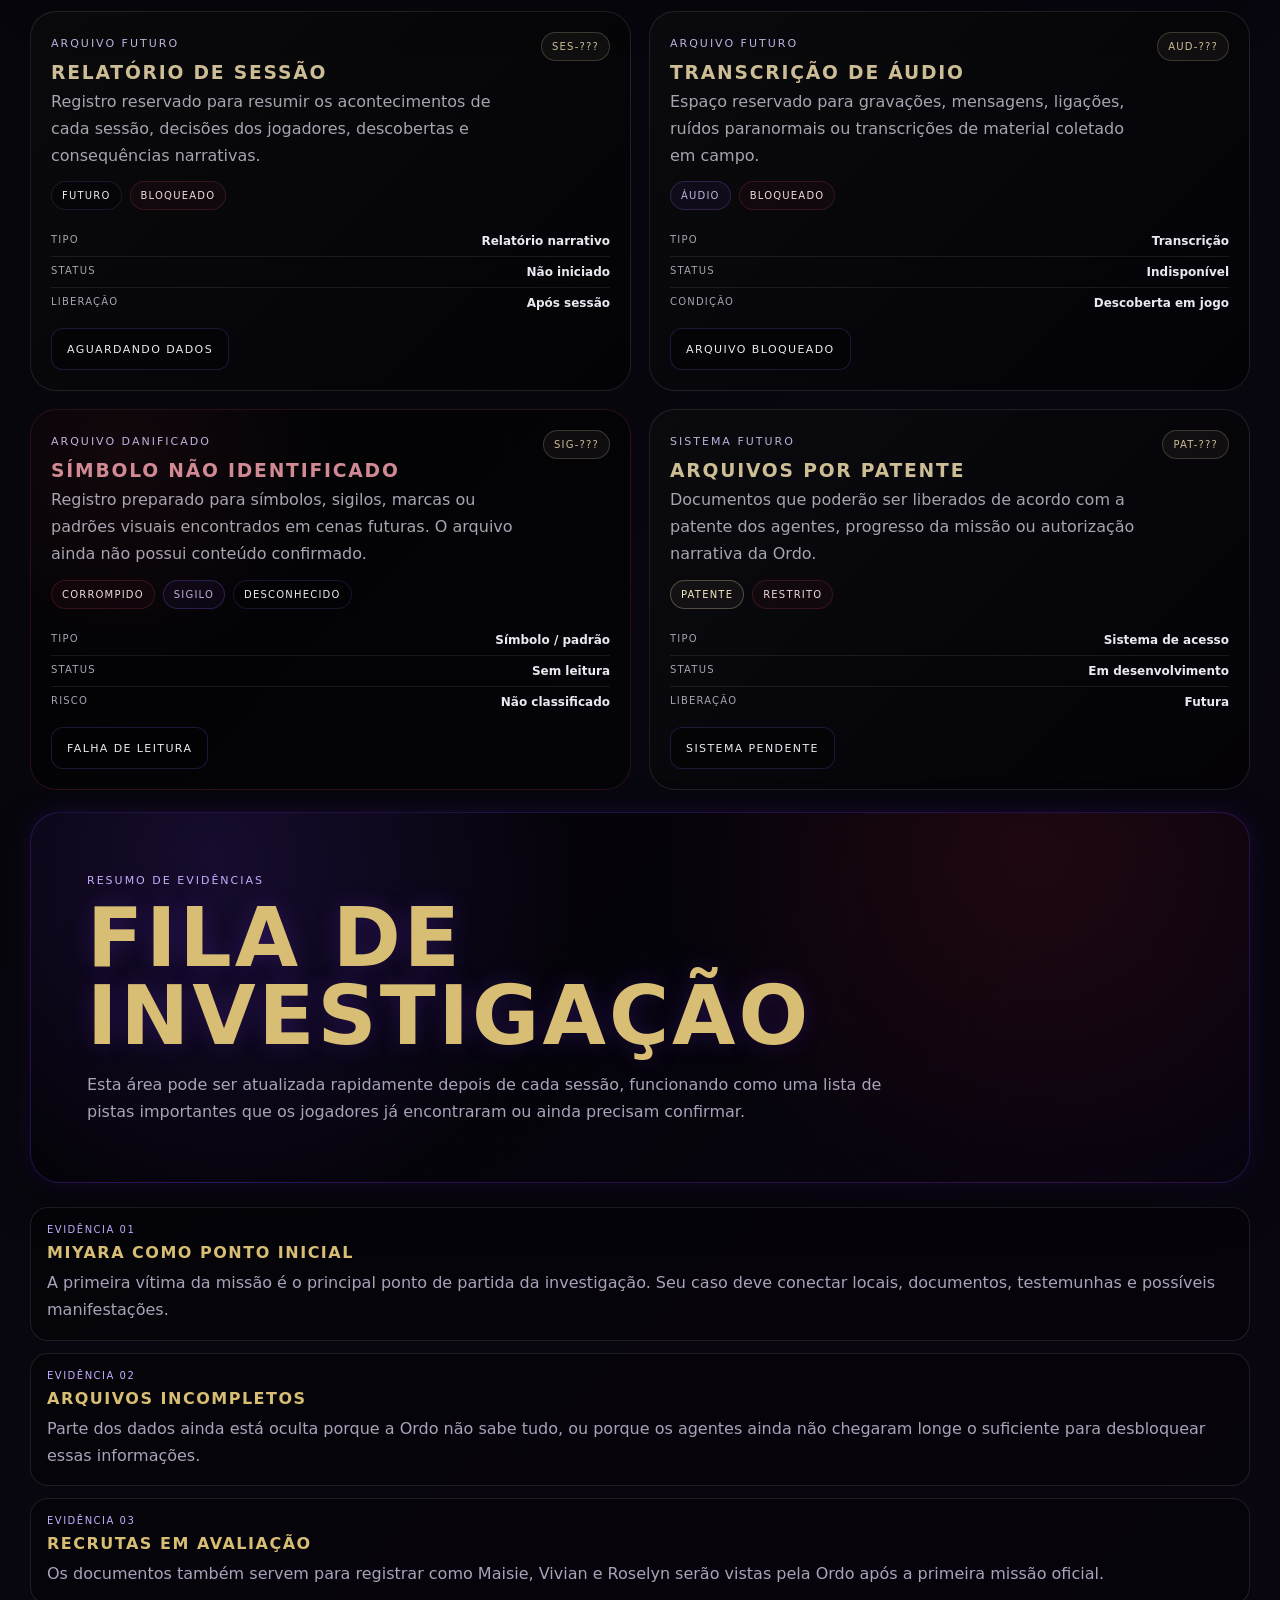
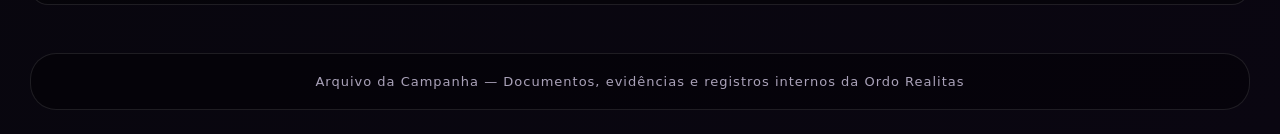
<file: documentos.html>
<!DOCTYPE html>
<html lang="pt-BR">
<head>
  <meta charset="UTF-8">
  <meta name="viewport" content="width=device-width, initial-scale=1.0">
  <title>Documentos | Arquivo da Campanha</title>
  <link rel="icon" href="favicon.ico" type="image/x-icon">
  <link rel="stylesheet" href="style.css">

  <style>
    .painel-documentos {
      position: relative;
      overflow: hidden;
    }

    .painel-documentos::before {
      content: "DOCUMENTOS // EVIDÊNCIAS // ORDO REALITAS";
      position: absolute;
      right: -128px;
      top: 50%;
      transform: rotate(90deg);
      color: rgba(124, 60, 255, 0.10);
      letter-spacing: 5px;
      font-size: 11px;
      pointer-events: none;
    }

    .arquivo-central {
      position: relative;
      overflow: hidden;
      border: 1px solid rgba(124, 60, 255, 0.22);
      border-radius: 28px;
      padding: 24px;
      background:
        radial-gradient(circle at 15% 15%, rgba(124, 60, 255, 0.14), transparent 34%),
        radial-gradient(circle at 82% 16%, rgba(181, 31, 53, 0.12), transparent 34%),
        rgba(0,0,0,0.46);
      box-shadow: var(--sombra-card), var(--sombra-roxa);
      margin-bottom: 22px;
    }

    .arquivo-central::before {
      content: "";
      position: absolute;
      inset: 0;
      background:
        linear-gradient(90deg, rgba(255,255,255,0.018) 1px, transparent 1px),
        linear-gradient(rgba(255,255,255,0.018) 1px, transparent 1px);
      background-size: 34px 34px;
      opacity: 0.36;
      pointer-events: none;
    }

    .arquivo-central > * {
      position: relative;
      z-index: 1;
    }

    .arquivo-topo {
      display: grid;
      grid-template-columns: 1fr auto;
      gap: 18px;
      align-items: start;
      margin-bottom: 18px;
      padding-bottom: 18px;
      border-bottom: 1px solid rgba(255,255,255,0.10);
    }

    .arquivo-topo h3 {
      color: var(--amarelo);
      text-transform: uppercase;
      letter-spacing: 2px;
      font-size: clamp(28px, 5vw, 52px);
      line-height: 0.95;
      margin-bottom: 12px;
    }

    .arquivo-topo p {
      color: var(--texto-fraco);
      line-height: 1.72;
      max-width: 850px;
    }

    .arquivo-status {
      border: 1px solid rgba(216, 189, 116, 0.24);
      border-radius: 18px;
      padding: 14px;
      background: rgba(216, 189, 116, 0.055);
      min-width: 210px;
      text-align: right;
    }

    .arquivo-status span {
      display: block;
      color: var(--texto-fraco);
      text-transform: uppercase;
      letter-spacing: 1.5px;
      font-size: 10px;
      margin-bottom: 8px;
    }

    .arquivo-status strong {
      color: var(--amarelo);
      text-transform: uppercase;
      letter-spacing: 1.8px;
      font-size: 15px;
    }

    .arquivo-grid {
      display: grid;
      grid-template-columns: repeat(4, 1fr);
      gap: 12px;
      margin-top: 16px;
    }

    .arquivo-dado {
      border: 1px solid rgba(255,255,255,0.10);
      border-radius: 16px;
      padding: 14px;
      background: rgba(0,0,0,0.30);
    }

    .arquivo-dado span {
      display: block;
      color: var(--roxo-claro);
      text-transform: uppercase;
      letter-spacing: 1.4px;
      font-size: 10px;
      margin-bottom: 7px;
    }

    .arquivo-dado strong {
      color: var(--texto);
      display: block;
      line-height: 1.35;
      font-size: 13px;
    }

    .documento-card-custom {
      min-height: 360px;
      display: flex;
      flex-direction: column;
      justify-content: space-between;
    }

    .documento-card-custom::before {
      background:
        radial-gradient(circle at 16% 15%, rgba(124,60,255,0.16), transparent 34%),
        radial-gradient(circle at 82% 12%, rgba(181,31,53,0.10), transparent 32%);
    }

    .documento-card-custom.liberado::before {
      background:
        radial-gradient(circle at 16% 15%, rgba(216,189,116,0.12), transparent 34%),
        radial-gradient(circle at 82% 12%, rgba(124,60,255,0.13), transparent 32%);
    }

    .documento-card-custom.corrompido::before {
      background:
        radial-gradient(circle at 16% 15%, rgba(181,31,53,0.20), transparent 34%),
        radial-gradient(circle at 82% 12%, rgba(124,60,255,0.12), transparent 32%);
    }

    .documento-card-custom.bloqueado::before {
      background:
        radial-gradient(circle at 16% 15%, rgba(80,80,90,0.12), transparent 34%),
        radial-gradient(circle at 82% 12%, rgba(181,31,53,0.10), transparent 32%);
    }

    .documento-topo {
      display: grid;
      gap: 12px;
    }

    .documento-identidade {
      display: flex;
      justify-content: space-between;
      align-items: flex-start;
      gap: 14px;
    }

    .documento-identidade h3 {
      margin-bottom: 6px;
    }

    .documento-codigo {
      flex: 0 0 auto;
      border: 1px solid rgba(216, 189, 116, 0.24);
      border-radius: 999px;
      padding: 8px 10px;
      color: var(--amarelo);
      background: rgba(216, 189, 116, 0.06);
      font-size: 10px;
      letter-spacing: 1.2px;
      text-transform: uppercase;
      white-space: nowrap;
    }

    .documento-mini-dados {
      display: grid;
      gap: 8px;
      margin-top: 12px;
    }

    .documento-mini-dado {
      display: flex;
      justify-content: space-between;
      gap: 12px;
      border-bottom: 1px solid rgba(255,255,255,0.08);
      padding-bottom: 8px;
    }

    .documento-mini-dado:last-child {
      border-bottom: none;
      padding-bottom: 0;
    }

    .documento-mini-dado span {
      color: var(--texto-fraco);
      text-transform: uppercase;
      letter-spacing: 1.2px;
      font-size: 10px;
    }

    .documento-mini-dado strong {
      color: var(--texto);
      font-size: 12px;
      text-align: right;
    }

    .documento-acoes {
      margin-top: 18px;
      display: flex;
      flex-wrap: wrap;
      gap: 10px;
    }

    .documento-preview {
      border: 1px solid rgba(255,255,255,0.10);
      border-radius: 18px;
      padding: 18px;
      background:
        linear-gradient(135deg, rgba(255,255,255,0.026), rgba(124,60,255,0.035)),
        rgba(0,0,0,0.38);
      margin-top: 18px;
    }

    .documento-preview h4 {
      color: var(--amarelo);
      text-transform: uppercase;
      letter-spacing: 1.8px;
      margin-bottom: 10px;
    }

    .documento-preview p {
      color: var(--texto-fraco);
      line-height: 1.72;
    }

    .documento-preview blockquote {
      margin-top: 14px;
      border-left: 3px solid rgba(216, 189, 116, 0.55);
      padding: 12px 14px;
      color: var(--texto);
      background: rgba(0,0,0,0.26);
      border-radius: 0 14px 14px 0;
      line-height: 1.7;
    }

    .arquivo-alerta {
      border: 1px solid rgba(181, 31, 53, 0.28);
      border-radius: 18px;
      padding: 18px;
      background:
        radial-gradient(circle at 12% 18%, rgba(181, 31, 53, 0.13), transparent 34%),
        rgba(0,0,0,0.36);
      margin-top: 18px;
    }

    .arquivo-alerta h4 {
      color: #ff8da0;
      text-transform: uppercase;
      letter-spacing: 1.8px;
      margin-bottom: 8px;
    }

    .arquivo-alerta p {
      color: var(--texto-fraco);
      line-height: 1.7;
    }

    .lista-evidencias {
      display: grid;
      gap: 12px;
      margin-top: 18px;
    }

    .evidencia-item {
      border: 1px solid rgba(255,255,255,0.10);
      border-radius: 18px;
      padding: 16px;
      background: rgba(0,0,0,0.32);
    }

    .evidencia-item span {
      display: block;
      color: var(--roxo-claro);
      text-transform: uppercase;
      letter-spacing: 1.5px;
      font-size: 10px;
      margin-bottom: 8px;
    }

    .evidencia-item h4 {
      color: var(--amarelo);
      text-transform: uppercase;
      letter-spacing: 1.5px;
      margin-bottom: 8px;
    }

    .evidencia-item p {
      color: var(--texto-fraco);
      line-height: 1.68;
    }

    @media (max-width: 1100px) {
      .arquivo-grid {
        grid-template-columns: repeat(2, 1fr);
      }

      .arquivo-topo {
        grid-template-columns: 1fr;
      }

      .arquivo-status {
        text-align: left;
      }
    }

    @media (max-width: 760px) {
      .painel-documentos::before {
        display: none;
      }

      .arquivo-central {
        padding: 16px;
        border-radius: 22px;
      }

      .arquivo-grid {
        grid-template-columns: 1fr;
      }

      .documento-identidade {
        display: grid;
      }

      .documento-codigo {
        width: max-content;
      }

      .documento-card-custom {
        min-height: auto;
      }

      .documento-acoes {
        display: grid;
      }

      .documento-acoes .btn {
        width: 100%;
      }
    }
  </style>
</head>

<body>
  <div class="fundo-paranormal"></div>

  <header>
    <div>
      <h1>Arquivo da Campanha</h1>
      <p>Sistema interno da Ordo Realitas</p>
    </div>

    <nav>
      <a href="index.html">Início</a>
      <a href="locais.html">Locais</a>
      <a href="personagens.html">Personagens</a>
      <a href="missoes.html">Missões</a>
      <a href="documentos.html">Documentos</a>
    </nav>
  </header>

  <main>
    <section class="hero-principal painel-documentos aparecer">
      <small>Arquivo de evidências // Ordo Realitas</small>

      <h2>Documentos</h2>

      <p>
        Central de consulta para relatórios, registros, evidências, imagens, anotações e arquivos internos
        conectados à missão Corações do Outro Lado. Alguns documentos podem estar incompletos, bloqueados
        ou corrompidos por interferência paranormal.
      </p>

      <div class="selos mt-3">
        <span class="selo roxo">Evidências iniciais</span>
        <span class="selo amarelo">Acesso parcial</span>
        <span class="selo vermelho">Arquivos instáveis</span>
      </div>
    </section>

    <section class="arquivo-central">
      <div class="arquivo-topo">
        <div>
          <span class="etiqueta">Estado do arquivo</span>
          <h3>Banco de documentos</h3>
          <p>
            A Ordo Realitas ainda está reunindo dados sobre o caso. Os registros atuais representam informações
            preliminares, úteis para orientar os agentes recém-recrutados antes e durante a primeira missão oficial.
          </p>

          <div class="tags mt-2">
            <span class="tag roxo">Corações do Outro Lado</span>
            <span class="tag amarelo">Caso Miyara</span>
            <span class="tag vermelho">Dados incompletos</span>
          </div>
        </div>

        <div class="arquivo-status">
          <span>Classificação geral</span>
          <strong>Acesso monitorado</strong>
        </div>
      </div>

      <div class="arquivo-grid">
        <div class="arquivo-dado">
          <span>Documentos liberados</span>
          <strong>Registros iniciais</strong>
        </div>

        <div class="arquivo-dado">
          <span>Arquivo principal</span>
          <strong>Miyara</strong>
        </div>

        <div class="arquivo-dado">
          <span>Conteúdo bloqueado</span>
          <strong>Dependente da missão</strong>
        </div>

        <div class="arquivo-dado">
          <span>Interferência</span>
          <strong>Possível atividade paranormal</strong>
        </div>
      </div>

      <div class="arquivo-alerta">
        <h4>Alerta de integridade</h4>
        <p>
          Registros marcados como corrompidos, bloqueados ou instáveis podem conter lacunas intencionais.
          O conteúdo será atualizado conforme os jogadores descobrirem pistas, acessarem novas áreas ou
          tiverem suas patentes alteradas.
        </p>
      </div>
    </section>

    <section class="abas-documentos" data-area-filtros>
      <button class="filtro ativo" data-filtro="todos">Todos</button>
      <button class="filtro" data-filtro="liberado">Liberados</button>
      <button class="filtro" data-filtro="caso-miyara">Caso Miyara</button>
      <button class="filtro" data-filtro="relatorio">Relatórios</button>
      <button class="filtro" data-filtro="corrompido">Corrompidos</button>
      <button class="filtro" data-filtro="bloqueado">Bloqueados</button>
    </section>

    <section class="hero">
      <small>Documentos principais</small>
      <h2>Arquivos liberados</h2>
      <p>
        Estes registros estão disponíveis para consulta inicial. Eles não revelam toda a verdade do caso,
        mas dão aos agentes uma base para começar a investigação.
      </p>
    </section>

    <section class="documentos-grid">
      <article class="documento-card documento-card-custom liberado" data-categoria="liberado caso-miyara relatorio">
        <div class="documento-topo">
          <div class="documento-identidade">
            <div>
              <span class="etiqueta">Relatório preliminar</span>
              <h3>Caso Miyara</h3>
              <p>
                Primeiro documento de referência sobre a vítima inicial da missão. Reúne informações que a Ordo
                considera seguras o suficiente para os agentes recém-recrutados consultarem.
              </p>
            </div>

            <span class="documento-codigo">DOC-MIY-001</span>
          </div>

          <div class="tags">
            <span class="tag amarelo">Liberado</span>
            <span class="tag roxo">Caso Miyara</span>
            <span class="tag">Preliminar</span>
          </div>

          <div class="documento-mini-dados">
            <div class="documento-mini-dado">
              <span>Tipo</span>
              <strong>Relatório de caso</strong>
            </div>

            <div class="documento-mini-dado">
              <span>Status</span>
              <strong>Disponível</strong>
            </div>

            <div class="documento-mini-dado">
              <span>Missão</span>
              <strong>Corações do Outro Lado</strong>
            </div>
          </div>
        </div>

        <div class="documento-acoes">
          <a class="btn" href="#relatorio-miyara">Ler resumo</a>
        </div>
      </article>

      <article class="documento-card documento-card-custom liberado" data-categoria="liberado relatorio">
        <div class="documento-topo">
          <div class="documento-identidade">
            <div>
              <span class="etiqueta">Registro de recrutamento</span>
              <h3>Dossiês dos agentes</h3>
              <p>
                Documento interno que registra que os personagens dos jogadores entram na campanha como recrutas,
                sem histórico oficial de missões pela Ordo Realitas.
              </p>
            </div>

            <span class="documento-codigo">DOC-REC-001</span>
          </div>

          <div class="tags">
            <span class="tag amarelo">Liberado</span>
            <span class="tag roxo">Recrutas</span>
            <span class="tag">Ordo Realitas</span>
          </div>

          <div class="documento-mini-dados">
            <div class="documento-mini-dado">
              <span>Tipo</span>
              <strong>Nota interna</strong>
            </div>

            <div class="documento-mini-dado">
              <span>Status</span>
              <strong>Validado</strong>
            </div>

            <div class="documento-mini-dado">
              <span>Aplicação</span>
              <strong>Personagens dos jogadores</strong>
            </div>
          </div>
        </div>

        <div class="documento-acoes">
          <a class="btn" href="personagens.html">Ver recrutas</a>
        </div>
      </article>

      <article class="documento-card documento-card-custom corrompido documento-corrompido" data-categoria="corrompido caso-miyara" data-corrompido="true">
        <div class="documento-topo">
          <div class="documento-identidade">
            <div>
              <span class="etiqueta">Arquivo instável</span>
              <h3>Registro visual de Miyara</h3>
              <p>
                Material visual relacionado ao estado de Miyara após contato com o fenômeno. O arquivo apresenta
                interferência e não deve ser tratado como registro comum.
              </p>
            </div>

            <span class="documento-codigo">IMG-MIY-???</span>
          </div>

          <div class="tags">
            <span class="tag vermelho">Corrompido</span>
            <span class="tag roxo">Visual</span>
            <span class="tag">Sensível</span>
          </div>

          <div class="documento-mini-dados">
            <div class="documento-mini-dado">
              <span>Tipo</span>
              <strong>Imagem / evidência</strong>
            </div>

            <div class="documento-mini-dado">
              <span>Status</span>
              <strong>Instável</strong>
            </div>

            <div class="documento-mini-dado">
              <span>Acesso</span>
              <strong>Parcial</strong>
            </div>
          </div>
        </div>

        <div class="documento-acoes">
          <a class="btn" href="#">Arquivo instável</a>
        </div>
      </article>

      <article class="documento-card documento-card-custom bloqueado" data-categoria="bloqueado caso-miyara" data-bloqueado="true">
        <div class="documento-topo">
          <div class="documento-identidade">
            <div>
              <span class="etiqueta">Acesso restrito</span>
              <h3>Dados pós-transformação</h3>
              <p>
                Informações completas sobre o que ocorreu com Miyara permanecem bloqueadas. O conteúdo será
                liberado apenas quando a investigação confirmar a natureza do fenômeno.
              </p>
            </div>

            <span class="documento-codigo">DOC-MIY-???</span>
          </div>

          <div class="tags">
            <span class="tag vermelho">Bloqueado</span>
            <span class="tag roxo">Paranormal</span>
            <span class="tag">Aguardando descoberta</span>
          </div>

          <div class="documento-mini-dados">
            <div class="documento-mini-dado">
              <span>Tipo</span>
              <strong>Relatório restrito</strong>
            </div>

            <div class="documento-mini-dado">
              <span>Status</span>
              <strong>Não liberado</strong>
            </div>

            <div class="documento-mini-dado">
              <span>Condição</span>
              <strong>Avanço em campo</strong>
            </div>
          </div>
        </div>

        <div class="documento-acoes">
          <a class="btn" href="#">Acesso negado</a>
        </div>
      </article>
    </section>

    <section class="hero mt-3" id="relatorio-miyara">
      <small>Prévia de documento</small>
      <h2>Relatório Miyara</h2>
      <p>
        Resumo de consulta rápida para os agentes. A versão completa pode ser expandida depois com imagens,
        anexos, carimbos, assinaturas, trechos censurados e falhas visuais.
      </p>
    </section>

    <section class="documento-preview">
      <h4>DOC-MIY-001 — Relatório preliminar</h4>
      <p>
        Miyara é registrada como a primeira vítima conectada à missão Corações do Outro Lado. A Ordo ainda
        não possui todas as respostas sobre o processo que levou ao estado atual do caso, mas considera o
        registro importante o suficiente para orientar a primeira investigação dos recrutas.
      </p>

      <blockquote>
        “As informações disponíveis neste arquivo foram filtradas para evitar exposição desnecessária a dados
        ainda não confirmados. Agentes devem priorizar observação, coleta de evidências e preservação de testemunhas.”
      </blockquote>
    </section>

    <section class="hero mt-3">
      <small>Arquivos pendentes</small>
      <h2>Registros futuros</h2>
      <p>
        Espaços preparados para documentos que serão adicionados conforme a campanha avançar. Eles podem representar
        novas pistas, relatórios de sessão, fotos, gravações, símbolos, mensagens ou arquivos corrompidos.
      </p>
    </section>

    <section class="documentos-grid">
      <article class="documento-card documento-card-custom bloqueado" data-categoria="bloqueado relatorio" data-bloqueado="true">
        <div class="documento-topo">
          <div class="documento-identidade">
            <div>
              <span class="etiqueta">Arquivo futuro</span>
              <h3>Relatório de sessão</h3>
              <p>
                Registro reservado para resumir os acontecimentos de cada sessão, decisões dos jogadores,
                descobertas e consequências narrativas.
              </p>
            </div>

            <span class="documento-codigo">SES-???</span>
          </div>

          <div class="tags">
            <span class="tag">Futuro</span>
            <span class="tag vermelho">Bloqueado</span>
          </div>

          <div class="documento-mini-dados">
            <div class="documento-mini-dado">
              <span>Tipo</span>
              <strong>Relatório narrativo</strong>
            </div>

            <div class="documento-mini-dado">
              <span>Status</span>
              <strong>Não iniciado</strong>
            </div>

            <div class="documento-mini-dado">
              <span>Liberação</span>
              <strong>Após sessão</strong>
            </div>
          </div>
        </div>

        <div class="documento-acoes">
          <a class="btn" href="#">Aguardando dados</a>
        </div>
      </article>

      <article class="documento-card documento-card-custom bloqueado" data-categoria="bloqueado" data-bloqueado="true">
        <div class="documento-topo">
          <div class="documento-identidade">
            <div>
              <span class="etiqueta">Arquivo futuro</span>
              <h3>Transcrição de áudio</h3>
              <p>
                Espaço reservado para gravações, mensagens, ligações, ruídos paranormais ou transcrições
                de material coletado em campo.
              </p>
            </div>

            <span class="documento-codigo">AUD-???</span>
          </div>

          <div class="tags">
            <span class="tag roxo">Áudio</span>
            <span class="tag vermelho">Bloqueado</span>
          </div>

          <div class="documento-mini-dados">
            <div class="documento-mini-dado">
              <span>Tipo</span>
              <strong>Transcrição</strong>
            </div>

            <div class="documento-mini-dado">
              <span>Status</span>
              <strong>Indisponível</strong>
            </div>

            <div class="documento-mini-dado">
              <span>Condição</span>
              <strong>Descoberta em jogo</strong>
            </div>
          </div>
        </div>

        <div class="documento-acoes">
          <a class="btn" href="#">Arquivo bloqueado</a>
        </div>
      </article>

      <article class="documento-card documento-card-custom bloqueado documento-corrompido" data-categoria="corrompido bloqueado" data-bloqueado="true" data-corrompido="true">
        <div class="documento-topo">
          <div class="documento-identidade">
            <div>
              <span class="etiqueta">Arquivo danificado</span>
              <h3>Símbolo não identificado</h3>
              <p>
                Registro preparado para símbolos, sigilos, marcas ou padrões visuais encontrados em cenas
                futuras. O arquivo ainda não possui conteúdo confirmado.
              </p>
            </div>

            <span class="documento-codigo">SIG-???</span>
          </div>

          <div class="tags">
            <span class="tag vermelho">Corrompido</span>
            <span class="tag roxo">Sigilo</span>
            <span class="tag">Desconhecido</span>
          </div>

          <div class="documento-mini-dados">
            <div class="documento-mini-dado">
              <span>Tipo</span>
              <strong>Símbolo / padrão</strong>
            </div>

            <div class="documento-mini-dado">
              <span>Status</span>
              <strong>Sem leitura</strong>
            </div>

            <div class="documento-mini-dado">
              <span>Risco</span>
              <strong>Não classificado</strong>
            </div>
          </div>
        </div>

        <div class="documento-acoes">
          <a class="btn" href="#">Falha de leitura</a>
        </div>
      </article>

      <article class="documento-card documento-card-custom bloqueado" data-categoria="bloqueado relatorio" data-bloqueado="true">
        <div class="documento-topo">
          <div class="documento-identidade">
            <div>
              <span class="etiqueta">Sistema futuro</span>
              <h3>Arquivos por patente</h3>
              <p>
                Documentos que poderão ser liberados de acordo com a patente dos agentes, progresso da missão
                ou autorização narrativa da Ordo.
              </p>
            </div>

            <span class="documento-codigo">PAT-???</span>
          </div>

          <div class="tags">
            <span class="tag amarelo">Patente</span>
            <span class="tag vermelho">Restrito</span>
          </div>

          <div class="documento-mini-dados">
            <div class="documento-mini-dado">
              <span>Tipo</span>
              <strong>Sistema de acesso</strong>
            </div>

            <div class="documento-mini-dado">
              <span>Status</span>
              <strong>Em desenvolvimento</strong>
            </div>

            <div class="documento-mini-dado">
              <span>Liberação</span>
              <strong>Futura</strong>
            </div>
          </div>
        </div>

        <div class="documento-acoes">
          <a class="btn" href="#">Sistema pendente</a>
        </div>
      </article>
    </section>

    <section class="hero mt-3">
      <small>Resumo de evidências</small>
      <h2>Fila de investigação</h2>
      <p>
        Esta área pode ser atualizada rapidamente depois de cada sessão, funcionando como uma lista de pistas
        importantes que os jogadores já encontraram ou ainda precisam confirmar.
      </p>
    </section>

    <section class="lista-evidencias">
      <article class="evidencia-item">
        <span>Evidência 01</span>
        <h4>Miyara como ponto inicial</h4>
        <p>
          A primeira vítima da missão é o principal ponto de partida da investigação. Seu caso deve conectar
          locais, documentos, testemunhas e possíveis manifestações.
        </p>
      </article>

      <article class="evidencia-item">
        <span>Evidência 02</span>
        <h4>Arquivos incompletos</h4>
        <p>
          Parte dos dados ainda está oculta porque a Ordo não sabe tudo, ou porque os agentes ainda não chegaram
          longe o suficiente para desbloquear essas informações.
        </p>
      </article>

      <article class="evidencia-item">
        <span>Evidência 03</span>
        <h4>Recrutas em avaliação</h4>
        <p>
          Os documentos também servem para registrar como Maisie, Vivian e Roselyn serão vistas pela Ordo após
          a primeira missão oficial.
        </p>
      </article>
    </section>
  </main>

  <footer>
    <p>Arquivo da Campanha — Documentos, evidências e registros internos da Ordo Realitas</p>
  </footer>

  <script src="script.js"></script>
</body>
</html>
</file>
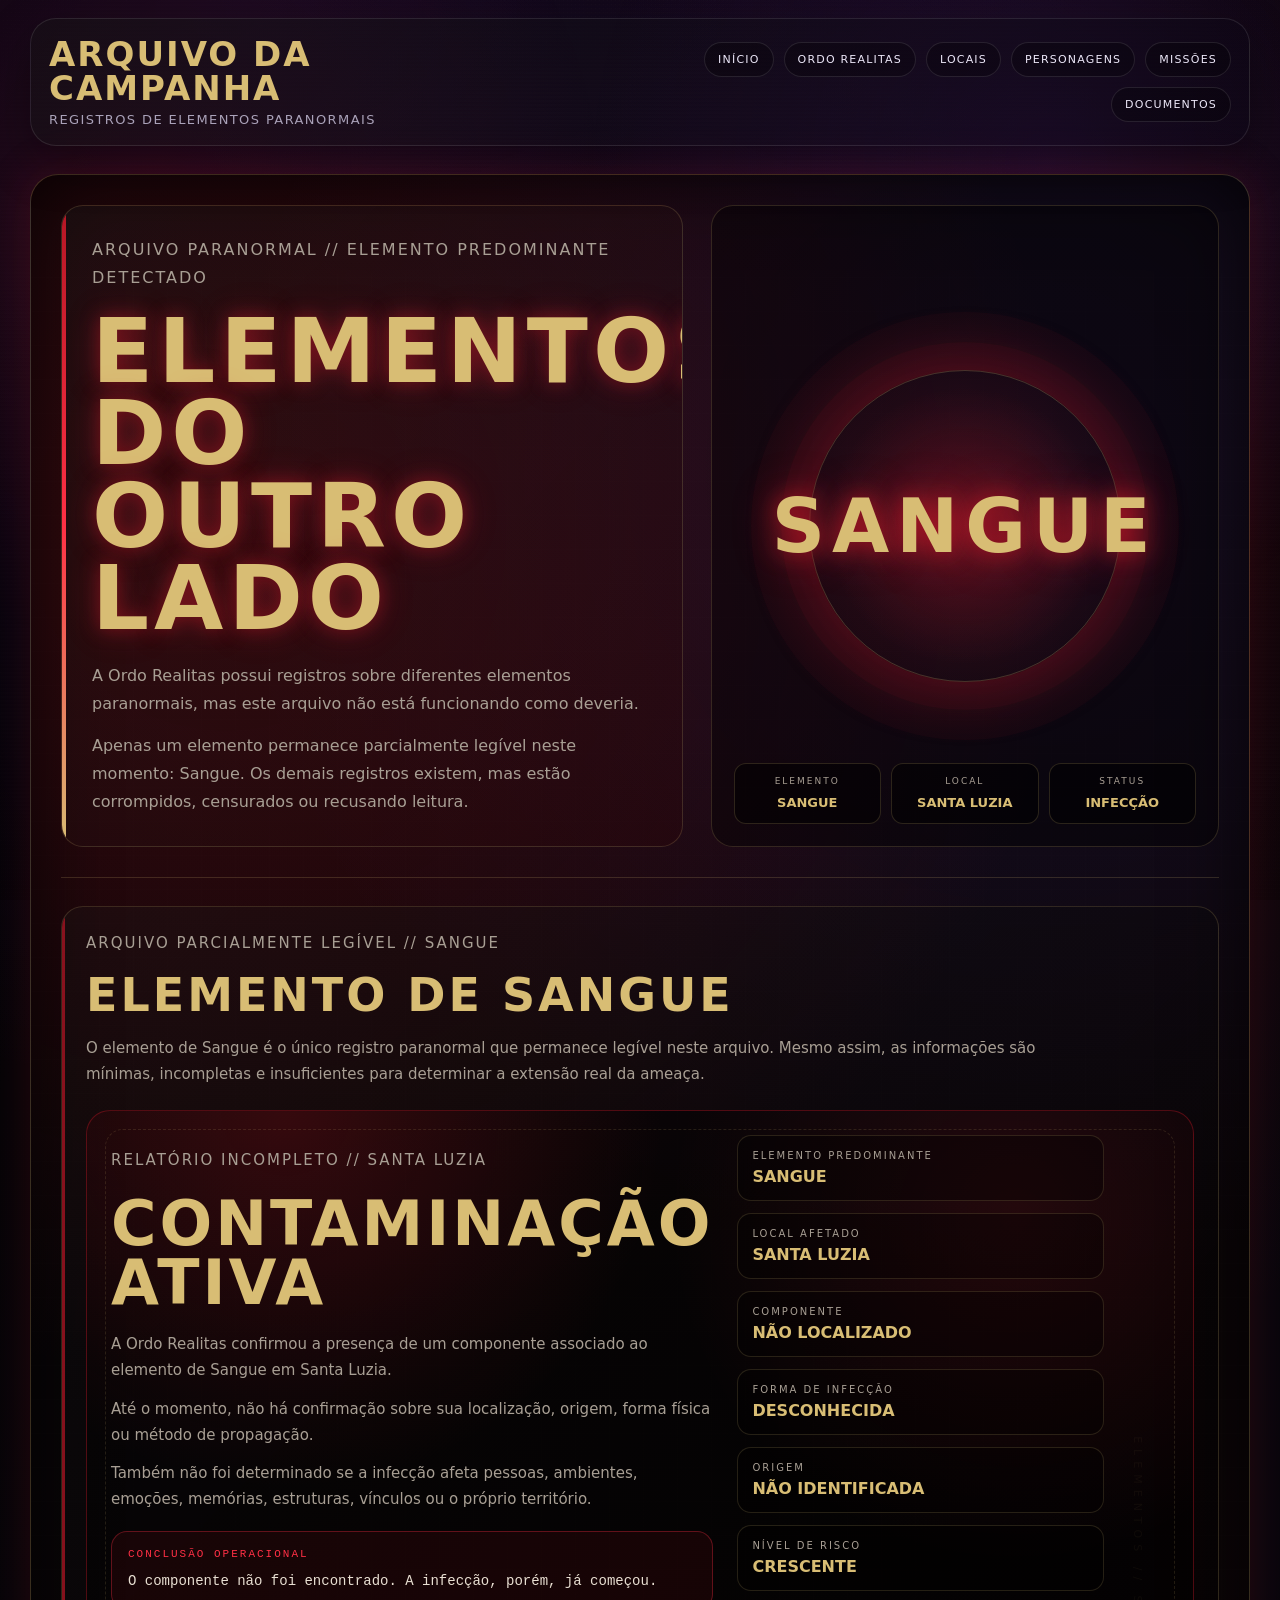
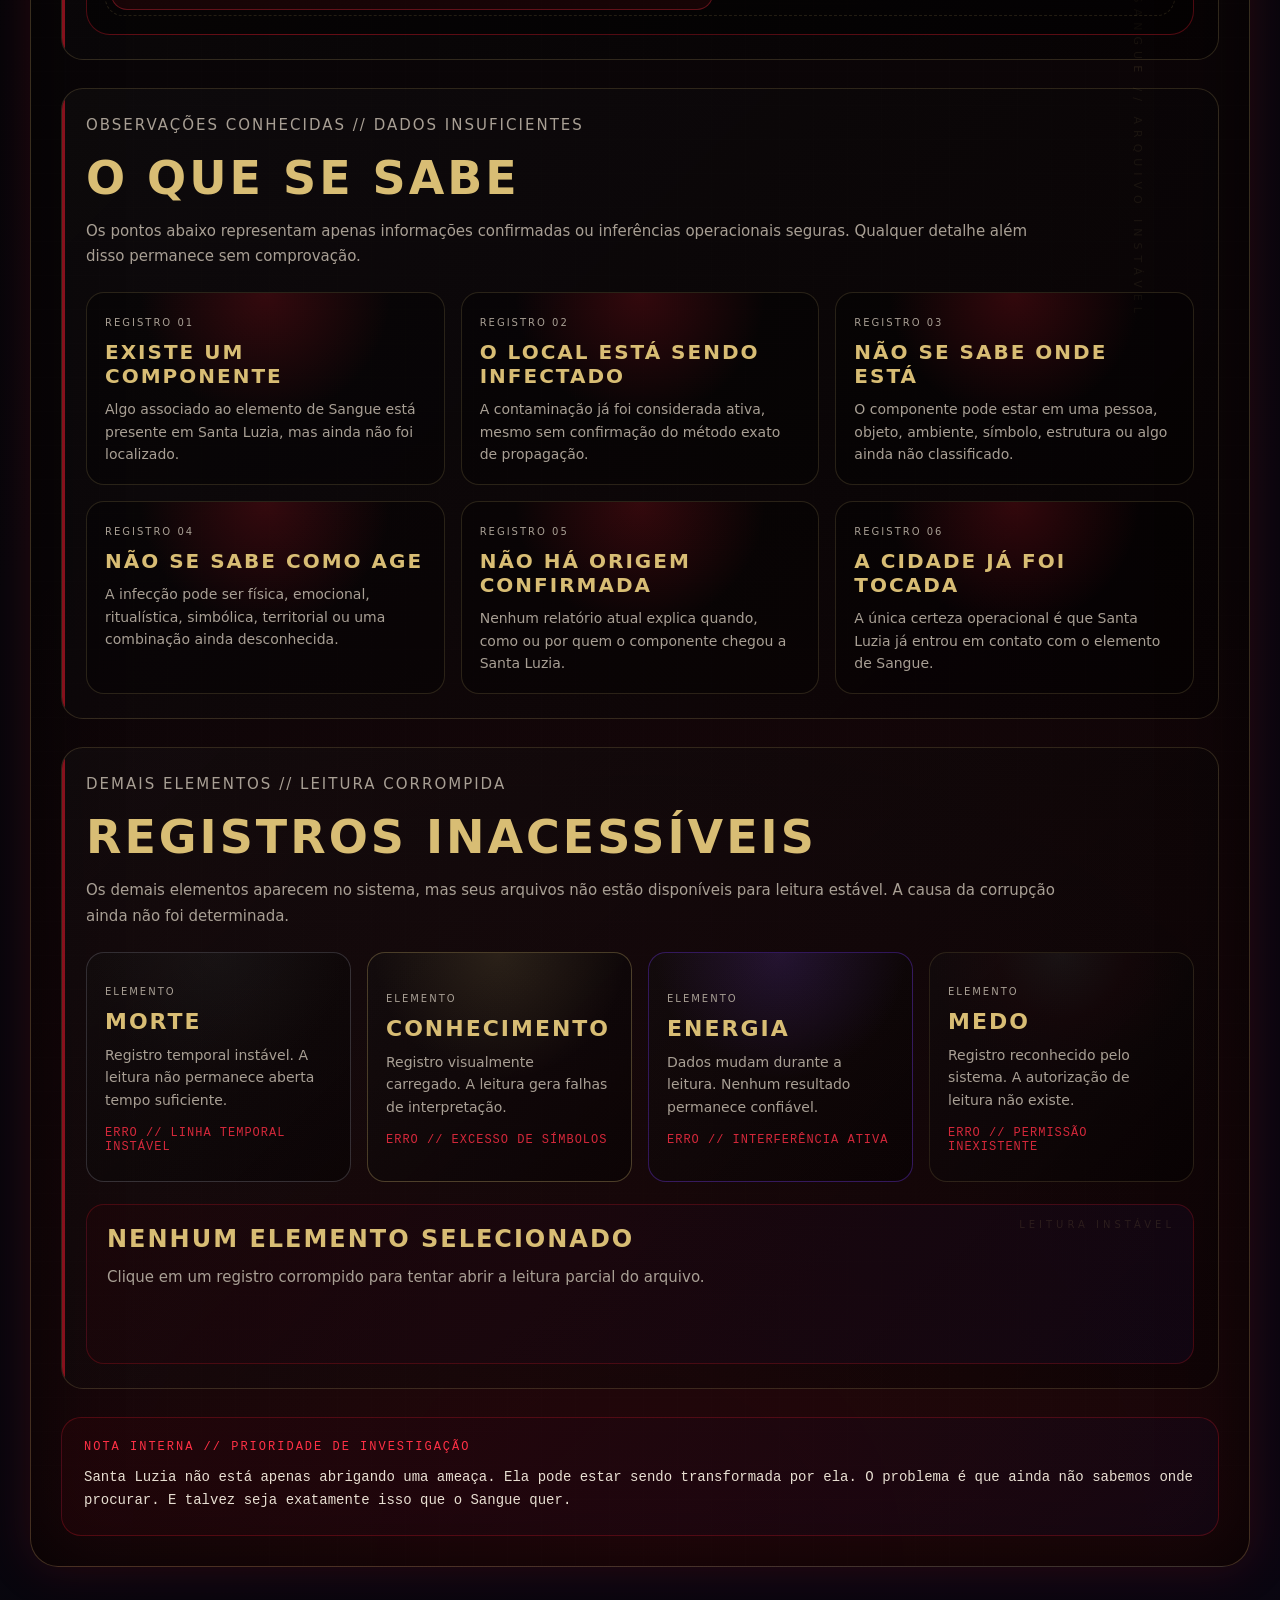
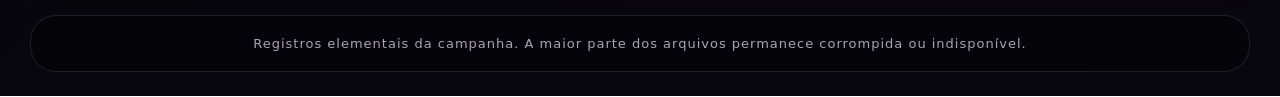
<file: elementos.html>
<!DOCTYPE html>
<html lang="pt-BR">
<head>
  <meta charset="UTF-8">
  <meta name="viewport" content="width=device-width, initial-scale=1.0">

  <title>Elementos | Arquivo da Campanha</title>
<link rel="icon" href="favicon.ico" type="image/x-icon">
  <link rel="stylesheet" href="style.css">

  <style>
    .elementos-pagina {
      --elem-vermelho: #b51624;
      --elem-vermelho-vivo: #ff3045;
      --elem-roxo: #8b4dff;
      --elem-amarelo: #d8bd74;
      --elem-cinza: #8a8a8a;
      --elem-texto: #e8dfd2;
      --elem-fraco: #a89f94;

      border: 1px solid rgba(216, 189, 116, 0.22);
      border-radius: 28px;
      padding: 30px;
      background:
        radial-gradient(circle at 16% 12%, rgba(181, 22, 36, 0.28), transparent 30%),
        radial-gradient(circle at 82% 10%, rgba(139, 77, 255, 0.12), transparent 28%),
        radial-gradient(circle at 50% 100%, rgba(181, 22, 36, 0.13), transparent 38%),
        linear-gradient(135deg, rgba(5, 5, 7, 0.98), rgba(16, 5, 7, 0.98));
      box-shadow:
        0 0 48px rgba(181, 22, 36, 0.20),
        inset 0 0 80px rgba(0, 0, 0, 0.72);
      position: relative;
      overflow: hidden;
    }

    .elementos-pagina::before {
      content: "";
      position: absolute;
      inset: 0;
      background:
        linear-gradient(90deg, rgba(255,255,255,0.024) 1px, transparent 1px),
        linear-gradient(rgba(255,255,255,0.024) 1px, transparent 1px);
      background-size: 34px 34px;
      opacity: 0.22;
      pointer-events: none;
    }

    .elementos-pagina::after {
      content: "ELEMENTOS // SANGUE // ARQUIVO INSTÁVEL";
      position: absolute;
      right: -130px;
      top: 50%;
      transform: rotate(90deg);
      color: rgba(216, 189, 116, 0.12);
      letter-spacing: 6px;
      font-size: 11px;
      pointer-events: none;
    }

    .elementos-pagina > * {
      position: relative;
      z-index: 1;
    }

    .classificacao {
      color: var(--elem-vermelho-vivo);
      text-transform: uppercase;
      letter-spacing: 2px;
      font-size: 12px;
    }

    .elementos-hero {
      min-height: 460px;
      display: grid;
      grid-template-columns: 1.1fr 0.9fr;
      gap: 28px;
      align-items: stretch;
      padding-bottom: 30px;
      margin-bottom: 28px;
      border-bottom: 1px solid rgba(216, 189, 116, 0.18);
    }

    .elementos-hero-texto {
      border: 1px solid rgba(216, 189, 116, 0.18);
      border-radius: 22px;
      padding: 30px;
      background:
        linear-gradient(135deg, rgba(255,255,255,0.035), rgba(181,22,36,0.09)),
        rgba(0,0,0,0.30);
      display: flex;
      flex-direction: column;
      justify-content: center;
      position: relative;
      overflow: hidden;
    }

    .elementos-hero-texto::before {
      content: "";
      position: absolute;
      left: 0;
      top: 0;
      width: 4px;
      height: 100%;
      background: linear-gradient(to bottom, var(--elem-vermelho), var(--elem-vermelho-vivo), var(--elem-amarelo));
    }

    .elementos-hero-texto .classificacao {
      margin-bottom: 18px;
    }

    .elementos-hero-texto h2 {
      font-size: clamp(44px, 7vw, 92px);
      line-height: 0.92;
      letter-spacing: 5px;
      text-transform: uppercase;
      color: var(--elem-amarelo);
      text-shadow:
        0 0 18px rgba(181, 22, 36, 0.50),
        0 0 36px rgba(255, 48, 69, 0.22);
      margin-bottom: 22px;
    }

    .elementos-hero-texto p {
      color: var(--elem-fraco);
      line-height: 1.75;
      font-size: 16px;
      max-width: 780px;
    }

    .elementos-hero-texto p + p {
      margin-top: 14px;
    }

    .elementos-selo {
      border: 1px solid rgba(216, 189, 116, 0.18);
      border-radius: 22px;
      min-height: 420px;
      background:
        radial-gradient(circle at center, rgba(181,22,36,0.30), transparent 34%),
        radial-gradient(circle at center, rgba(255,48,69,0.16), transparent 54%),
        rgba(0,0,0,0.40);
      display: grid;
      place-items: center;
      position: relative;
      overflow: hidden;
    }

    .elementos-selo::before {
      content: "";
      position: absolute;
      width: 310px;
      height: 310px;
      border-radius: 50%;
      border: 1px solid rgba(216, 189, 116, 0.24);
      box-shadow:
        0 0 0 28px rgba(181, 22, 36, 0.06),
        0 0 0 58px rgba(255, 48, 69, 0.035),
        0 0 60px rgba(181, 22, 36, 0.36);
      animation: pulsoSangue 2.7s infinite ease-in-out;
    }

    .elementos-selo::after {
      content: "SANGUE";
      color: var(--elem-amarelo);
      font-size: clamp(38px, 6vw, 74px);
      letter-spacing: 7px;
      font-weight: bold;
      text-shadow:
        0 0 22px rgba(181, 22, 36, 0.85),
        0 0 46px rgba(255, 48, 69, 0.42);
      z-index: 1;
    }

    @keyframes pulsoSangue {
      0%, 100% {
        transform: scale(1);
        opacity: 0.9;
      }

      50% {
        transform: scale(1.045);
        opacity: 1;
      }
    }

    .elementos-selo-dados {
      position: absolute;
      left: 22px;
      right: 22px;
      bottom: 22px;
      display: grid;
      grid-template-columns: repeat(3, 1fr);
      gap: 10px;
      z-index: 2;
    }

    .elem-mini-dado {
      border: 1px solid rgba(216, 189, 116, 0.18);
      border-radius: 12px;
      padding: 12px;
      background: rgba(0,0,0,0.52);
      text-align: center;
    }

    .elem-mini-dado span {
      display: block;
      color: var(--elem-fraco);
      text-transform: uppercase;
      letter-spacing: 2px;
      font-size: 9px;
      margin-bottom: 6px;
    }

    .elem-mini-dado strong {
      color: var(--elem-amarelo);
      font-size: 13px;
      text-transform: uppercase;
    }

    .elementos-secao {
      margin-top: 28px;
      border: 1px solid rgba(216, 189, 116, 0.18);
      border-radius: 22px;
      padding: 24px;
      background:
        linear-gradient(135deg, rgba(255,255,255,0.028), rgba(0,0,0,0.18)),
        rgba(0,0,0,0.22);
      position: relative;
      overflow: hidden;
    }

    .elementos-secao::before {
      content: "";
      position: absolute;
      left: 0;
      top: 0;
      width: 3px;
      height: 100%;
      background: rgba(181, 22, 36, 0.72);
    }

    .elementos-secao h2 {
      color: var(--elem-amarelo);
      text-transform: uppercase;
      letter-spacing: 3px;
      font-size: clamp(26px, 4vw, 46px);
      margin-bottom: 14px;
    }

    .elementos-secao p {
      color: var(--elem-fraco);
      line-height: 1.72;
      font-size: 15px;
      max-width: 980px;
    }

    .sangue-arquivo {
      margin-top: 22px;
      border: 1px solid rgba(181, 22, 36, 0.42);
      border-radius: 24px;
      padding: 24px;
      background:
        radial-gradient(circle at 18% 0%, rgba(181,22,36,0.24), transparent 36%),
        radial-gradient(circle at 84% 20%, rgba(255,48,69,0.12), transparent 34%),
        rgba(0,0,0,0.38);
      display: grid;
      grid-template-columns: 1.15fr 0.85fr;
      gap: 24px;
      position: relative;
      overflow: hidden;
    }

    .sangue-arquivo::before {
      content: "";
      position: absolute;
      inset: 18px;
      border: 1px dashed rgba(216, 189, 116, 0.14);
      border-radius: 18px;
      pointer-events: none;
    }

    .sangue-arquivo > * {
      position: relative;
      z-index: 1;
    }

    .sangue-arquivo h3 {
      color: var(--elem-amarelo);
      text-transform: uppercase;
      letter-spacing: 3px;
      font-size: clamp(30px, 5vw, 62px);
      line-height: 0.95;
      margin: 10px 0 18px;
    }

    .sangue-arquivo p {
      line-height: 1.75;
      margin-top: 12px;
    }

    .sangue-dados {
      display: grid;
      gap: 12px;
      align-content: start;
    }

    .sangue-dado {
      border: 1px solid rgba(216, 189, 116, 0.16);
      border-radius: 14px;
      padding: 14px;
      background: rgba(0,0,0,0.34);
    }

    .sangue-dado span {
      display: block;
      color: var(--elem-fraco);
      text-transform: uppercase;
      letter-spacing: 2px;
      font-size: 10px;
      margin-bottom: 6px;
    }

    .sangue-dado strong {
      color: var(--elem-amarelo);
      font-size: 16px;
      text-transform: uppercase;
    }

    .alerta-sangue {
      margin-top: 18px;
      border: 1px solid rgba(255, 48, 69, 0.32);
      border-radius: 16px;
      padding: 16px;
      background: rgba(181, 22, 36, 0.10);
      font-family: monospace;
    }

    .alerta-sangue span {
      display: block;
      color: var(--elem-vermelho-vivo);
      text-transform: uppercase;
      letter-spacing: 2px;
      font-size: 11px;
      margin-bottom: 10px;
    }

    .alerta-sangue p {
      color: var(--elem-texto);
      font-size: 14px;
      line-height: 1.65;
      margin: 0;
    }

    .sinais-grid {
      display: grid;
      grid-template-columns: repeat(3, 1fr);
      gap: 16px;
      margin-top: 22px;
    }

    .sinal-card {
      border: 1px solid rgba(216, 189, 116, 0.16);
      border-radius: 18px;
      padding: 18px;
      background: rgba(0,0,0,0.30);
      min-height: 190px;
      position: relative;
      overflow: hidden;
      transition: 0.25s;
    }

    .sinal-card:hover {
      transform: translateY(-5px);
      border-color: rgba(216, 189, 116, 0.42);
      box-shadow: 0 0 22px rgba(181, 22, 36, 0.12);
    }

    .sinal-card::before {
      content: "";
      position: absolute;
      inset: 0;
      background: radial-gradient(circle at top, rgba(181,22,36,0.32), transparent 48%);
      opacity: 0.8;
      pointer-events: none;
    }

    .sinal-card > * {
      position: relative;
      z-index: 1;
    }

    .sinal-card span {
      color: var(--elem-fraco);
      text-transform: uppercase;
      letter-spacing: 2px;
      font-size: 10px;
    }

    .sinal-card h3 {
      color: var(--elem-amarelo);
      text-transform: uppercase;
      letter-spacing: 2px;
      font-size: 20px;
      margin: 10px 0;
    }

    .sinal-card p {
      font-size: 14px;
      line-height: 1.62;
    }

    .elementos-corrompidos {
      display: grid;
      grid-template-columns: repeat(4, 1fr);
      gap: 16px;
      margin-top: 22px;
    }

    .elemento-card {
      border: 1px solid rgba(216, 189, 116, 0.14);
      border-radius: 18px;
      padding: 18px;
      background:
        linear-gradient(135deg, rgba(255,255,255,0.025), rgba(0,0,0,0.18)),
        rgba(0,0,0,0.30);
      min-height: 230px;
      position: relative;
      overflow: hidden;
      cursor: pointer;
      transition: 0.25s;
      color: inherit;
      font-family: inherit;
      text-align: left;
    }

    .elemento-card:hover {
      transform: translateY(-5px);
      border-color: rgba(216, 189, 116, 0.38);
      box-shadow: 0 0 22px rgba(216, 189, 116, 0.09);
    }

    .elemento-card.selecionado {
      border-color: var(--elem-amarelo);
      box-shadow:
        0 0 24px rgba(216, 189, 116, 0.15),
        inset 0 0 24px rgba(216, 189, 116, 0.05);
    }

    .elemento-card::before {
      content: "";
      position: absolute;
      inset: 0;
      opacity: 0.23;
      pointer-events: none;
    }

    .elemento-card.morte::before {
      background: radial-gradient(circle at top, rgba(55,55,55,0.86), transparent 48%);
    }

    .elemento-card.conhecimento::before {
      background: radial-gradient(circle at top, rgba(216,189,116,0.56), transparent 48%);
    }

    .elemento-card.energia::before {
      background: radial-gradient(circle at top, rgba(139,77,255,0.70), transparent 48%);
    }

    .elemento-card.medo::before {
      background: radial-gradient(circle at top, rgba(255,255,255,0.20), rgba(181,22,36,0.15), transparent 50%);
    }

    .elemento-card > * {
      position: relative;
      z-index: 1;
    }

    .elemento-card span {
      color: var(--elem-fraco);
      text-transform: uppercase;
      letter-spacing: 2px;
      font-size: 10px;
    }

    .elemento-card h3 {
      color: var(--elem-amarelo);
      text-transform: uppercase;
      letter-spacing: 2px;
      font-size: 22px;
      margin: 10px 0;
    }

    .elemento-card p {
      color: var(--elem-fraco);
      font-size: 14px;
      line-height: 1.62;
    }

    .falha-leitura {
      margin-top: 14px;
      font-family: monospace;
      color: rgba(255, 48, 69, 0.82);
      font-size: 12px;
      letter-spacing: 1px;
    }

    .detalhe-elemento {
      margin-top: 22px;
      border: 1px solid rgba(181, 22, 36, 0.30);
      border-radius: 18px;
      padding: 20px;
      background:
        linear-gradient(135deg, rgba(181,22,36,0.08), rgba(139,77,255,0.06)),
        rgba(0,0,0,0.34);
      min-height: 160px;
      position: relative;
      overflow: hidden;
    }

    .detalhe-elemento::before {
      content: "LEITURA INSTÁVEL";
      position: absolute;
      right: 18px;
      top: 14px;
      color: rgba(216, 189, 116, 0.12);
      letter-spacing: 4px;
      font-size: 10px;
      pointer-events: none;
    }

    .detalhe-elemento h3 {
      color: var(--elem-amarelo);
      text-transform: uppercase;
      letter-spacing: 2px;
      font-size: 24px;
      margin-bottom: 12px;
      padding-right: 140px;
    }

    .detalhe-elemento p {
      color: var(--elem-fraco);
      line-height: 1.72;
      font-size: 15px;
      margin-top: 10px;
    }

    .texto-corrompido {
      margin-top: 18px;
      border: 1px solid rgba(216, 189, 116, 0.16);
      border-radius: 16px;
      padding: 18px;
      background: rgba(0,0,0,0.32);
      font-family: monospace;
    }

    .texto-corrompido p {
      color: var(--elem-texto);
      font-size: 14px;
      line-height: 1.75;
    }

    .censurado {
      display: inline-block;
      min-width: 90px;
      height: 14px;
      background: rgba(0,0,0,0.88);
      border: 1px solid rgba(181,22,36,0.22);
      vertical-align: middle;
      margin: 0 4px;
    }

    .terminal-elementos {
      margin-top: 28px;
      border: 1px solid rgba(181, 22, 36, 0.34);
      border-radius: 20px;
      padding: 22px;
      background:
        linear-gradient(135deg, rgba(181,22,36,0.10), rgba(139,77,255,0.05)),
        rgba(0,0,0,0.38);
      font-family: monospace;
    }

    .terminal-elementos span {
      display: block;
      color: var(--elem-vermelho-vivo);
      margin-bottom: 12px;
      letter-spacing: 2px;
      text-transform: uppercase;
      font-size: 12px;
    }

    .terminal-elementos p {
      color: var(--elem-texto);
      line-height: 1.7;
      font-size: 14px;
    }

    @media (max-width: 1080px) {
      .elementos-hero,
      .sangue-arquivo {
        grid-template-columns: 1fr;
      }

      .sinais-grid {
        grid-template-columns: 1fr 1fr;
      }

      .elementos-corrompidos {
        grid-template-columns: 1fr 1fr;
      }
    }

    @media (max-width: 720px) {
      .elementos-pagina {
        padding: 18px;
      }

      .elementos-hero-texto h2 {
        font-size: 40px;
      }

      .elementos-selo-dados {
        grid-template-columns: 1fr;
      }

      .sinais-grid,
      .elementos-corrompidos {
        grid-template-columns: 1fr;
      }

      .detalhe-elemento h3 {
        padding-right: 0;
      }

      .detalhe-elemento::before {
        display: none;
      }
    }
  </style>
</head>

<body>

  <div class="fundo-paranormal"></div>

  <header>
    <div>
      <h1>Arquivo da Campanha</h1>
      <p>Registros de elementos paranormais</p>
    </div>

    <nav>
      <a href="index.html">Início</a>
      <a href="ordo.html">Ordo Realitas</a>
      <a href="locais.html">Locais</a>
      <a href="personagens.html">Personagens</a>
      <a href="missoes.html">Missões</a>
      <a href="documentos.html">Documentos</a>
    </nav>
  </header>

  <main>

    <section class="elementos-pagina">

      <section class="elementos-hero">

        <div class="elementos-hero-texto">
          <p class="classificacao">Arquivo paranormal // elemento predominante detectado</p>

          <h2>Elementos<br>do Outro<br>Lado</h2>

          <p>
            A Ordo Realitas possui registros sobre diferentes elementos paranormais, mas
            este arquivo não está funcionando como deveria.
          </p>

          <p>
            Apenas um elemento permanece parcialmente legível neste momento: Sangue.
            Os demais registros existem, mas estão corrompidos, censurados ou recusando leitura.
          </p>
        </div>

        <div class="elementos-selo">
          <div class="elementos-selo-dados">
            <div class="elem-mini-dado">
              <span>Elemento</span>
              <strong>Sangue</strong>
            </div>

            <div class="elem-mini-dado">
              <span>Local</span>
              <strong>Santa Luzia</strong>
            </div>

            <div class="elem-mini-dado">
              <span>Status</span>
              <strong>Infecção</strong>
            </div>
          </div>
        </div>

      </section>

      <section class="elementos-secao">
        <p class="classificacao">Arquivo parcialmente legível // Sangue</p>
        <h2>Elemento de Sangue</h2>

        <p>
          O elemento de Sangue é o único registro paranormal que permanece legível neste arquivo.
          Mesmo assim, as informações são mínimas, incompletas e insuficientes para determinar
          a extensão real da ameaça.
        </p>

        <article class="sangue-arquivo">

          <div>
            <p class="classificacao">Relatório incompleto // Santa Luzia</p>
            <h3>Contaminação Ativa</h3>

            <p>
              A Ordo Realitas confirmou a presença de um componente associado ao elemento
              de Sangue em Santa Luzia.
            </p>

            <p>
              Até o momento, não há confirmação sobre sua localização, origem, forma física
              ou método de propagação.
            </p>

            <p>
              Também não foi determinado se a infecção afeta pessoas, ambientes, emoções,
              memórias, estruturas, vínculos ou o próprio território.
            </p>

            <div class="alerta-sangue">
              <span>Conclusão operacional</span>
              <p>
                O componente não foi encontrado. A infecção, porém, já começou.
              </p>
            </div>
          </div>

          <div class="sangue-dados">
            <div class="sangue-dado">
              <span>Elemento predominante</span>
              <strong>Sangue</strong>
            </div>

            <div class="sangue-dado">
              <span>Local afetado</span>
              <strong>Santa Luzia</strong>
            </div>

            <div class="sangue-dado">
              <span>Componente</span>
              <strong>Não localizado</strong>
            </div>

            <div class="sangue-dado">
              <span>Forma de infecção</span>
              <strong>Desconhecida</strong>
            </div>

            <div class="sangue-dado">
              <span>Origem</span>
              <strong>Não identificada</strong>
            </div>

            <div class="sangue-dado">
              <span>Nível de risco</span>
              <strong>Crescente</strong>
            </div>
          </div>

        </article>
      </section>

      <section class="elementos-secao">
        <p class="classificacao">Observações conhecidas // dados insuficientes</p>
        <h2>O Que Se Sabe</h2>

        <p>
          Os pontos abaixo representam apenas informações confirmadas ou inferências
          operacionais seguras. Qualquer detalhe além disso permanece sem comprovação.
        </p>

        <div class="sinais-grid">

          <article class="sinal-card">
            <span>Registro 01</span>
            <h3>Existe um componente</h3>
            <p>
              Algo associado ao elemento de Sangue está presente em Santa Luzia, mas ainda
              não foi localizado.
            </p>
          </article>

          <article class="sinal-card">
            <span>Registro 02</span>
            <h3>O local está sendo infectado</h3>
            <p>
              A contaminação já foi considerada ativa, mesmo sem confirmação do método
              exato de propagação.
            </p>
          </article>

          <article class="sinal-card">
            <span>Registro 03</span>
            <h3>Não se sabe onde está</h3>
            <p>
              O componente pode estar em uma pessoa, objeto, ambiente, símbolo, estrutura
              ou algo ainda não classificado.
            </p>
          </article>

          <article class="sinal-card">
            <span>Registro 04</span>
            <h3>Não se sabe como age</h3>
            <p>
              A infecção pode ser física, emocional, ritualística, simbólica, territorial
              ou uma combinação ainda desconhecida.
            </p>
          </article>

          <article class="sinal-card">
            <span>Registro 05</span>
            <h3>Não há origem confirmada</h3>
            <p>
              Nenhum relatório atual explica quando, como ou por quem o componente chegou
              a Santa Luzia.
            </p>
          </article>

          <article class="sinal-card">
            <span>Registro 06</span>
            <h3>A cidade já foi tocada</h3>
            <p>
              A única certeza operacional é que Santa Luzia já entrou em contato com o
              elemento de Sangue.
            </p>
          </article>

        </div>
      </section>

      <section class="elementos-secao">
        <p class="classificacao">Demais elementos // leitura corrompida</p>
        <h2>Registros Inacessíveis</h2>

        <p>
          Os demais elementos aparecem no sistema, mas seus arquivos não estão disponíveis
          para leitura estável. A causa da corrupção ainda não foi determinada.
        </p>

        <div class="elementos-corrompidos">

          <button
            class="elemento-card morte"
            data-titulo="Morte"
            data-texto="Registro incompatível com a linha temporal atual.||A leitura foi interrompida antes da abertura completa do arquivo."
            data-conteudo="MORTE // ERRO DE SINCRONIA||O arquivo existe em um estado anterior ao acesso.||Tentativa de leitura: falha.||Resultado: registro deslocado da linha atual."
          >
            <span>Elemento</span>
            <h3>Morte</h3>
            <p>
              Registro temporal instável. A leitura não permanece aberta tempo suficiente.
            </p>
            <div class="falha-leitura">ERRO // LINHA TEMPORAL INSTÁVEL</div>
          </button>

          <button
            class="elemento-card conhecimento"
            data-titulo="Conhecimento"
            data-texto="Excesso de símbolos detectado.||O sistema recusou interpretação automática do arquivo."
            data-conteudo="CONHECIMENTO // INTERPRETAÇÃO RECUSADA||Símbolos demais para uma única leitura.||Trecho recuperado: <span class='censurado'></span> sabe que você abriu <span class='censurado'></span>||Leitura encerrada."
          >
            <span>Elemento</span>
            <h3>Conhecimento</h3>
            <p>
              Registro visualmente carregado. A leitura gera falhas de interpretação.
            </p>
            <div class="falha-leitura">ERRO // EXCESSO DE SÍMBOLOS</div>
          </button>

          <button
            class="elemento-card energia"
            data-titulo="Energia"
            data-texto="Interferência instável detectada.||O arquivo não mantém dados fixos por tempo suficiente para análise."
            data-conteudo="ENERGIA // INTERFERÊNCIA||Dados encontrados: nenhum resultado permaneceu igual após duas leituras.||Frequência: instável.||Resultado: arquivo ilegível."
          >
            <span>Elemento</span>
            <h3>Energia</h3>
            <p>
              Dados mudam durante a leitura. Nenhum resultado permanece confiável.
            </p>
            <div class="falha-leitura">ERRO // INTERFERÊNCIA ATIVA</div>
          </button>

          <button
            class="elemento-card medo"
            data-titulo="Medo"
            data-texto="Arquivo existente. Permissão inexistente.||O sistema reconhece o registro, mas não permite abertura."
            data-conteudo="MEDO // ACESSO NEGADO||O arquivo não foi bloqueado pela Ordo Realitas.||Origem do bloqueio: <span class='censurado'></span>||Mensagem recuperada: você não tem medo o bastante para entender."
          >
            <span>Elemento</span>
            <h3>Medo</h3>
            <p>
              Registro reconhecido pelo sistema. A autorização de leitura não existe.
            </p>
            <div class="falha-leitura">ERRO // PERMISSÃO INEXISTENTE</div>
          </button>

        </div>

        <div class="detalhe-elemento" id="detalhe-elemento">
          <h3>Nenhum elemento selecionado</h3>
          <p>
            Clique em um registro corrompido para tentar abrir a leitura parcial do arquivo.
          </p>
        </div>
      </section>

      <section class="terminal-elementos">
        <span>Nota interna // prioridade de investigação</span>
        <p>
          Santa Luzia não está apenas abrigando uma ameaça. Ela pode estar sendo transformada
          por ela. O problema é que ainda não sabemos onde procurar. E talvez seja exatamente
          isso que o Sangue quer.
        </p>
      </section>

    </section>

  </main>

  <footer>
    <p>
      Registros elementais da campanha. A maior parte dos arquivos permanece corrompida ou indisponível.
    </p>
  </footer>

  <script>
    const cardsElemento = document.querySelectorAll(".elemento-card");
    const detalheElemento = document.querySelector("#detalhe-elemento");

    cardsElemento.forEach((card) => {
      card.addEventListener("click", () => {
        cardsElemento.forEach((item) => item.classList.remove("selecionado"));
        card.classList.add("selecionado");

        const titulo = card.dataset.titulo || "Elemento";
        const texto = card.dataset.texto || "Nenhum resumo disponível.";
        const conteudo = card.dataset.conteudo || "Conteúdo indisponível.";

        detalheElemento.innerHTML = `
          <h3>${titulo}</h3>
          ${texto.split("||").map(paragrafo => `<p>${paragrafo.trim()}</p>`).join("")}
          <div class="texto-corrompido">
            ${conteudo.split("||").map(paragrafo => `<p>${paragrafo.trim()}</p>`).join("")}
          </div>
        `;
      });
    });
  </script>

</body>
</html>
</file>
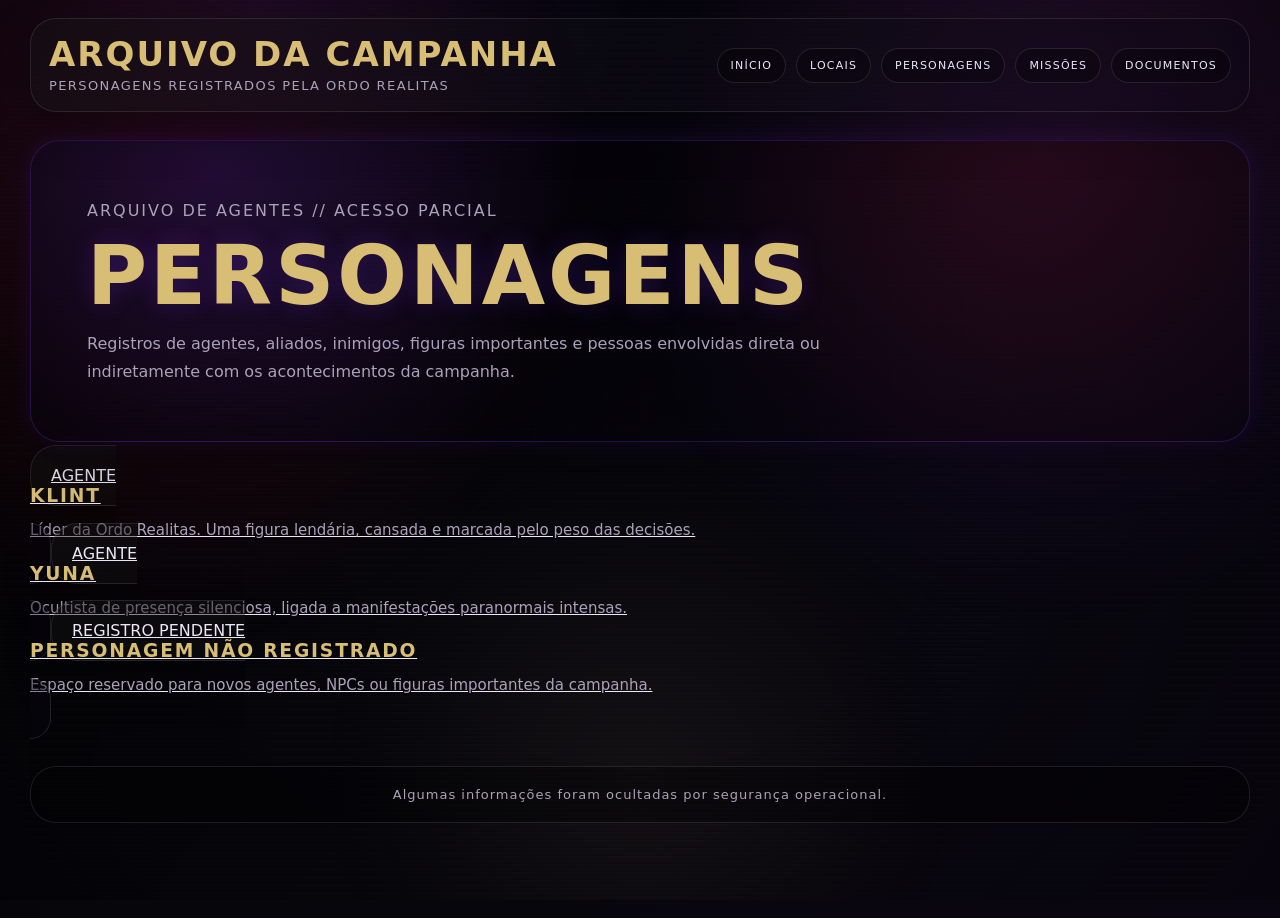
<file: jogadores.html>
<!DOCTYPE html>
<html lang="pt-BR">
<head>
  <meta charset="UTF-8">
  <meta name="viewport" content="width=device-width, initial-scale=1.0">

  <title>Personagens | Arquivo da Campanha</title>
<link rel="icon" href="favicon.ico" type="image/x-icon">
  <link rel="stylesheet" href="style.css">
</head>
<body>

  <div class="fundo-paranormal"></div>

  <header>
    <div>
      <h1>Arquivo da Campanha</h1>
      <p>Personagens registrados pela Ordo Realitas</p>
    </div>

    <nav>
      <a href="index.html">Início</a>
      <a href="locais.html">Locais</a>
      <a href="personagens.html">Personagens</a>
      <a href="missoes.html">Missões</a>
      <a href="documentos.html">Documentos</a>
    </nav>
  </header>

  <main>

    <section class="hero">
      <p class="classificacao">Arquivo de agentes // acesso parcial</p>

      <h2>Personagens</h2>

      <p>
        Registros de agentes, aliados, inimigos, figuras importantes e pessoas envolvidas
        direta ou indiretamente com os acontecimentos da campanha.
      </p>
    </section>

    <section class="cards">

      <a href="#" class="card">
        <span>AGENTE</span>
        <h3>Klint</h3>
        <p>
          Líder da Ordo Realitas. Uma figura lendária, cansada e marcada pelo peso das decisões.
        </p>
      </a>

      <a href="yuna.html" class="card">
        <span>AGENTE</span>
        <h3>Yuna</h3>
        <p>
          Ocultista de presença silenciosa, ligada a manifestações paranormais intensas.
        </p>
      </a>

      <a href="#" class="card">
        <span>REGISTRO PENDENTE</span>
        <h3>Personagem não registrado</h3>
        <p>
          Espaço reservado para novos agentes, NPCs ou figuras importantes da campanha.
        </p>
      </a>

    </section>

  </main>

  <footer>
    <p>Algumas informações foram ocultadas por segurança operacional.</p>
  </footer>

</body>
</html>
</file>
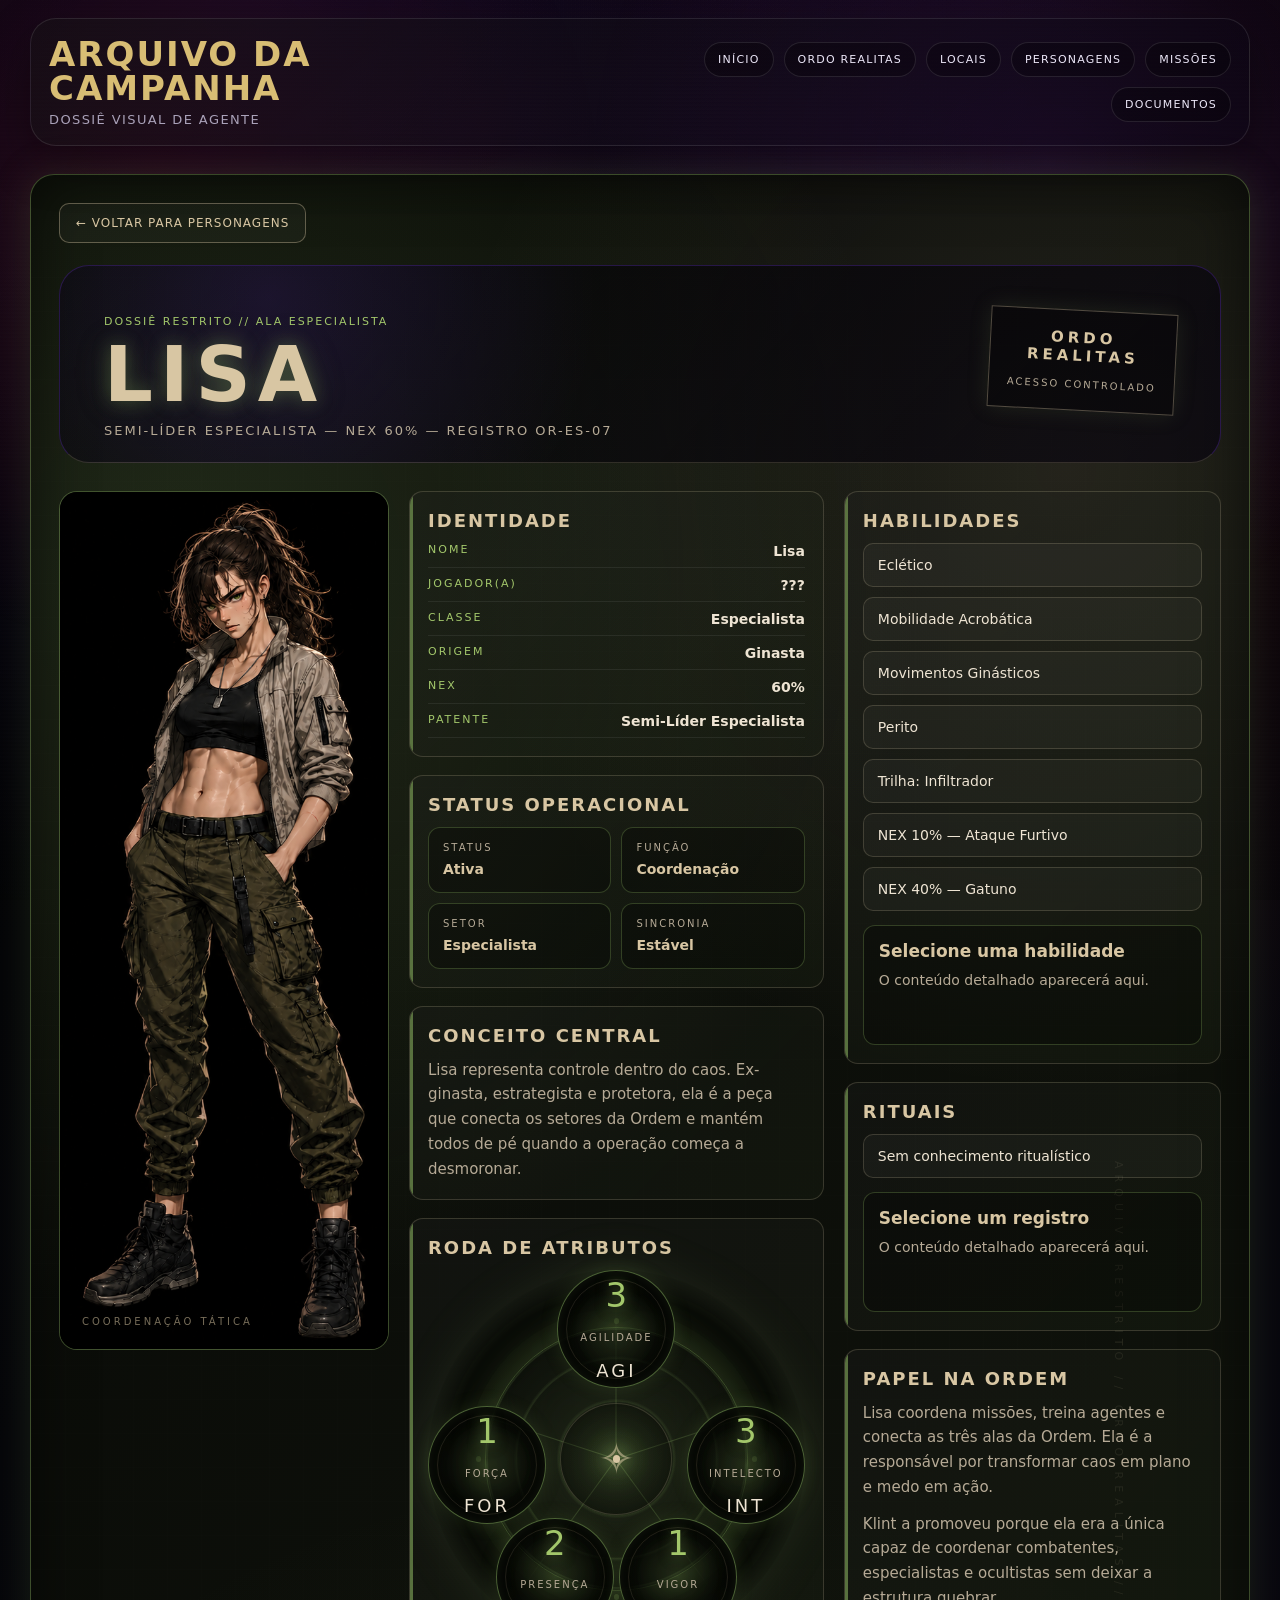
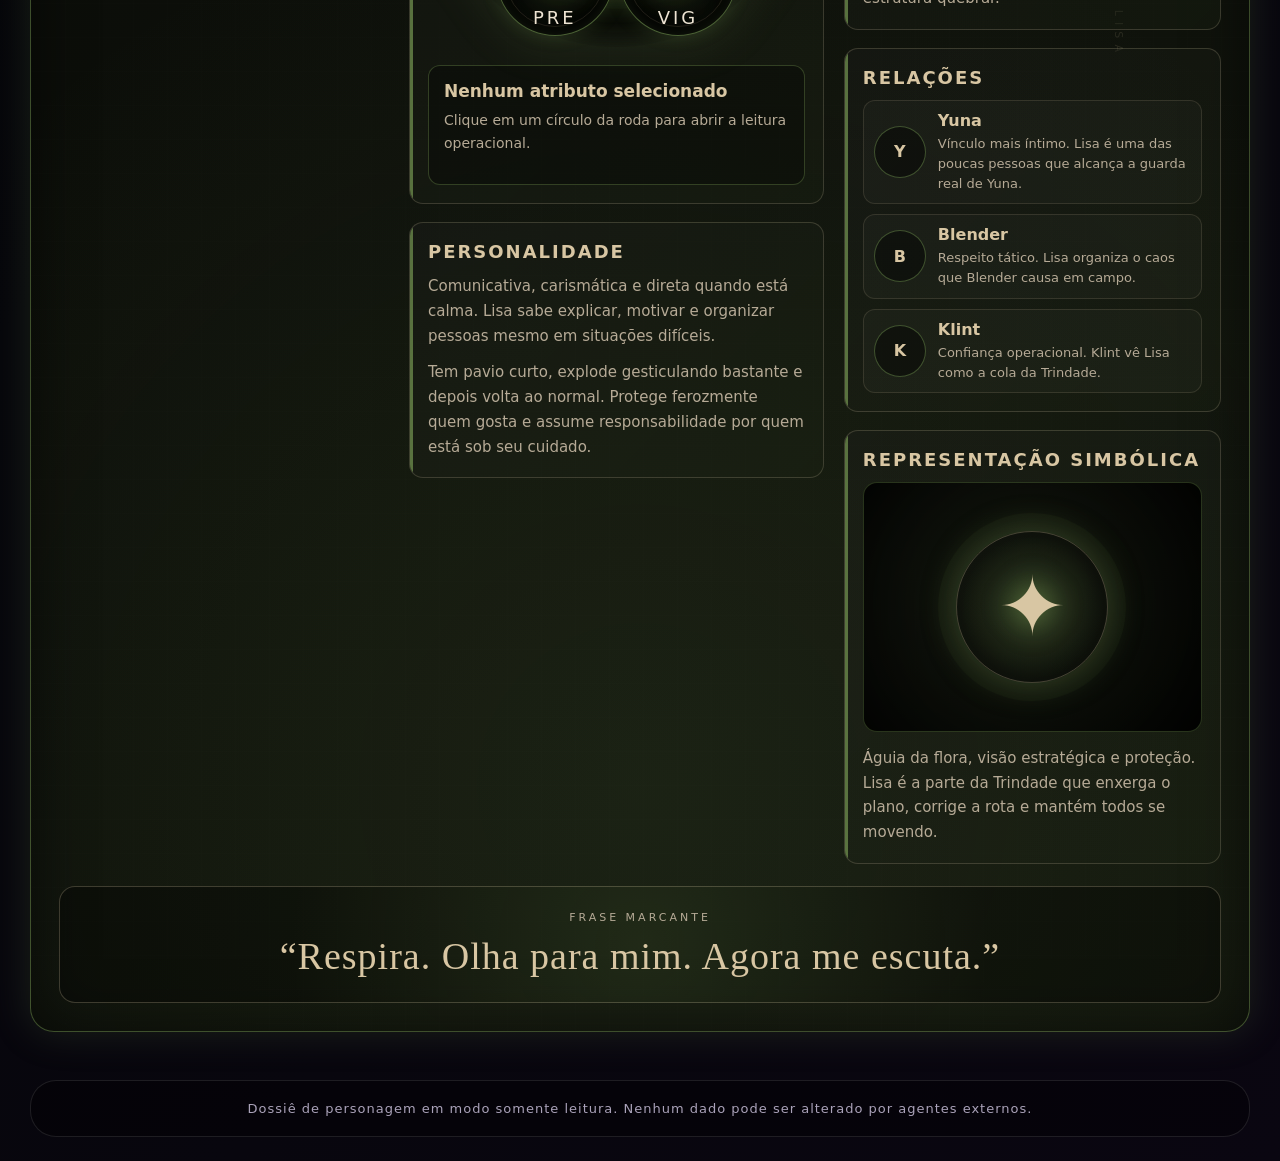
<file: lisa.html>
<!DOCTYPE html>
<html lang="pt-BR">
<head>
  <meta charset="UTF-8">
  <meta name="viewport" content="width=device-width, initial-scale=1.0">

  <title>Dossiê — Lisa | Arquivo da Campanha</title>
<link rel="icon" href="favicon.ico" type="image/x-icon">
  <link rel="stylesheet" href="style.css">

  <style>
    .dossie-premium {
      --dossie-cor: #6f8f4e;
      --dossie-cor-fraca: rgba(111, 143, 78, 0.18);
      --dossie-cor-media: rgba(111, 143, 78, 0.48);
      --dossie-dourado: #d8c6a3;
      --dossie-verde-claro: #a3c76b;
      --dossie-fundo: #070806;
      --dossie-card: rgba(12, 15, 10, 0.92);
      --dossie-texto: #eee4d3;
      --dossie-fraco: #b6aa96;

      border: 1px solid var(--dossie-cor-media);
      border-radius: 24px;
      padding: 28px;
      background:
        radial-gradient(circle at 12% 16%, rgba(111, 143, 78, 0.24), transparent 32%),
        radial-gradient(circle at 85% 12%, rgba(216, 198, 163, 0.12), transparent 26%),
        radial-gradient(circle at 50% 90%, rgba(111, 143, 78, 0.12), transparent 40%),
        linear-gradient(135deg, rgba(7, 8, 6, 0.98), rgba(19, 23, 14, 0.97));
      box-shadow:
        0 0 42px rgba(111, 143, 78, 0.20),
        inset 0 0 60px rgba(0, 0, 0, 0.58);
      position: relative;
      overflow: hidden;
    }

    .dossie-premium::before {
      content: "";
      position: absolute;
      inset: 0;
      background:
        linear-gradient(90deg, rgba(255,255,255,0.025) 1px, transparent 1px),
        linear-gradient(rgba(255,255,255,0.025) 1px, transparent 1px);
      background-size: 34px 34px;
      opacity: 0.25;
      pointer-events: none;
    }

    .dossie-premium::after {
      content: "ARQUIVO RESTRITO // ORDO REALITAS // LISA";
      position: absolute;
      right: -118px;
      top: 50%;
      transform: rotate(90deg);
      color: rgba(216, 198, 163, 0.13);
      letter-spacing: 6px;
      font-size: 11px;
      pointer-events: none;
    }

    .dossie-premium > * {
      position: relative;
      z-index: 1;
    }

    .dossie-voltar {
      display: inline-block;
      margin-bottom: 22px;
      color: var(--dossie-dourado);
      border: 1px solid rgba(216, 198, 163, 0.38);
      padding: 12px 16px;
      border-radius: 10px;
      text-decoration: none;
      text-transform: uppercase;
      letter-spacing: 1px;
      font-size: 12px;
      transition: 0.25s;
      background: rgba(255,255,255,0.03);
    }

    .dossie-voltar:hover {
      transform: translateX(-4px);
      border-color: var(--dossie-dourado);
      box-shadow: 0 0 18px rgba(111, 143, 78, 0.28);
    }

    .dossie-header {
      display: grid;
      grid-template-columns: 1fr auto;
      gap: 24px;
      align-items: start;
      margin-bottom: 28px;
      border-bottom: 1px solid rgba(216, 198, 163, 0.18);
      padding-bottom: 24px;
    }

    .dossie-header .classificacao {
      color: #a3c76b;
    }

    .dossie-titulo h2 {
      font-size: clamp(46px, 6vw, 88px);
      letter-spacing: 7px;
      text-transform: uppercase;
      color: var(--dossie-dourado);
      line-height: 0.92;
      text-shadow:
        0 0 18px rgba(111, 143, 78, 0.45),
        0 0 36px rgba(111, 143, 78, 0.22);
    }

    .dossie-titulo span {
      display: block;
      margin-top: 12px;
      color: var(--dossie-fraco);
      letter-spacing: 2px;
      text-transform: uppercase;
      font-size: 13px;
    }

    .dossie-selo {
      min-width: 180px;
      border: 1px solid rgba(216, 198, 163, 0.35);
      color: var(--dossie-dourado);
      padding: 18px;
      text-align: center;
      letter-spacing: 4px;
      text-transform: uppercase;
      transform: rotate(3deg);
      background: rgba(0,0,0,0.32);
      box-shadow: 0 0 22px rgba(111, 143, 78, 0.16);
    }

    .dossie-selo strong {
      display: block;
      font-size: 15px;
      margin-bottom: 8px;
    }

    .dossie-selo small {
      color: var(--dossie-fraco);
      font-size: 10px;
      letter-spacing: 2px;
    }

    .dossie-grid {
      display: grid;
      grid-template-columns: 330px 1.1fr 1fr;
      gap: 20px;
      align-items: stretch;
    }

    .dossie-coluna {
      display: grid;
      gap: 18px;
      align-content: start;
    }

    .dossie-personagem {
      min-height: 700px;
      border: 1px solid var(--dossie-cor-media);
      border-radius: 18px;
      background:
        radial-gradient(circle at 50% 22%, rgba(111, 143, 78, 0.24), transparent 40%),
        linear-gradient(180deg, rgba(255,255,255,0.04), rgba(0,0,0,0.14));
      display: flex;
      align-items: center;
      justify-content: center;
      overflow: hidden;
      position: relative;
      box-shadow: inset 0 0 50px rgba(0,0,0,0.58);
    }

    .dossie-personagem::before {
      content: "";
      position: absolute;
      inset: 18px;
      border: 1px solid rgba(216, 198, 163, 0.16);
      border-radius: 14px;
      pointer-events: none;
    }

    .dossie-personagem::after {
      content: "COORDENAÇÃO TÁTICA";
      position: absolute;
      left: 22px;
      bottom: 22px;
      color: rgba(216, 198, 163, 0.55);
      letter-spacing: 3px;
      font-size: 10px;
      text-transform: uppercase;
    }

    .dossie-personagem img {
      width: 100%;
      height: 100%;
      object-fit: contain;
      object-position: center bottom;
      transform: scale(1.03);
      filter:
        drop-shadow(0 0 26px rgba(111, 143, 78, 0.32))
        drop-shadow(0 0 38px rgba(0,0,0,0.88));
      transition: 0.35s;
    }

    .dossie-personagem:hover img {
      transform: scale(1.065);
    }

    .dossie-bloco {
      border: 1px solid rgba(216, 198, 163, 0.20);
      border-radius: 14px;
      background:
        linear-gradient(135deg, rgba(255,255,255,0.035), rgba(111, 143, 78, 0.08)),
        rgba(0,0,0,0.24);
      padding: 18px;
      position: relative;
      overflow: hidden;
    }

    .dossie-bloco::before {
      content: "";
      position: absolute;
      left: 0;
      top: 0;
      width: 3px;
      height: 100%;
      background: var(--dossie-cor);
      opacity: 0.75;
    }

    .dossie-bloco h3 {
      color: var(--dossie-dourado);
      text-transform: uppercase;
      letter-spacing: 2px;
      font-size: 18px;
      margin-bottom: 12px;
    }

    .dossie-bloco p {
      color: var(--dossie-fraco);
      line-height: 1.65;
      font-size: 15px;
    }

    .dossie-bloco p + p {
      margin-top: 12px;
    }

    .identidade-lista {
      display: grid;
      gap: 9px;
    }

    .identidade-lista div {
      display: flex;
      justify-content: space-between;
      gap: 14px;
      border-bottom: 1px solid rgba(255,255,255,0.065);
      padding-bottom: 8px;
    }

    .identidade-lista span {
      color: #a3c76b;
      letter-spacing: 2px;
      text-transform: uppercase;
      font-size: 11px;
    }

    .identidade-lista strong {
      color: var(--dossie-texto);
      text-align: right;
      font-size: 14px;
    }

    .dossie-status {
      display: grid;
      grid-template-columns: repeat(2, 1fr);
      gap: 10px;
    }

    .status-mini {
      border: 1px solid rgba(111, 143, 78, 0.38);
      border-radius: 12px;
      padding: 14px;
      background: rgba(0,0,0,0.30);
    }

    .status-mini span {
      display: block;
      color: var(--dossie-fraco);
      font-size: 10px;
      letter-spacing: 2px;
      text-transform: uppercase;
      margin-bottom: 6px;
    }

    .status-mini strong {
      color: var(--dossie-dourado);
      font-size: 14px;
    }

    .roda-atributos-lisa {
      width: min(100%, 470px);
      aspect-ratio: 1 / 1;
      margin: 6px auto 18px;
      position: relative;
      border-radius: 50%;
      background:
        radial-gradient(circle at center, rgba(111, 143, 78, 0.18), transparent 13%),
        radial-gradient(circle at center, transparent 0 21%, rgba(111, 143, 78, 0.16) 21.5%, transparent 22.5%),
        radial-gradient(circle at center, transparent 0 37%, rgba(111, 143, 78, 0.18) 37.5%, transparent 38.5%),
        radial-gradient(circle at center, transparent 0 48%, rgba(111, 143, 78, 0.20) 48.5%, transparent 49.5%),
        radial-gradient(circle at center, rgba(111, 143, 78, 0.08), rgba(0,0,0,0.76) 62%, transparent 72%);
      filter: drop-shadow(0 0 24px rgba(111, 143, 78, 0.24));
      overflow: visible;
    }

    .roda-atributos-lisa::before {
      content: "";
      position: absolute;
      inset: 15%;
      border: 1px solid rgba(111, 143, 78, 0.42);
      border-radius: 50%;
      box-shadow:
        0 0 0 18px rgba(111, 143, 78, 0.028),
        0 0 0 42px rgba(111, 143, 78, 0.018),
        0 0 34px rgba(111, 143, 78, 0.27);
    }

    .roda-atributos-lisa::after {
      content: "";
      position: absolute;
      inset: 49%;
      width: 2%;
      height: 2%;
      border-radius: 50%;
      background: var(--dossie-dourado);
      box-shadow:
        0 0 18px rgba(111, 143, 78, 0.85),
        0 -138px 0 -1px rgba(111, 143, 78, 0.28),
        0 138px 0 -1px rgba(111, 143, 78, 0.28),
        138px 0 0 -1px rgba(111, 143, 78, 0.28),
        -138px 0 0 -1px rgba(111, 143, 78, 0.28);
    }

    .linha-ritual {
      position: absolute;
      left: 50%;
      top: 50%;
      width: 1px;
      height: 42%;
      background: linear-gradient(to top, rgba(111, 143, 78, 0.68), transparent);
      transform-origin: bottom center;
      opacity: 0.78;
    }

    .linha-ritual.l1 {
      transform: translateX(-50%) translateY(-100%) rotate(0deg);
    }

    .linha-ritual.l2 {
      transform: translateX(-50%) translateY(-100%) rotate(72deg);
    }

    .linha-ritual.l3 {
      transform: translateX(-50%) translateY(-100%) rotate(144deg);
    }

    .linha-ritual.l4 {
      transform: translateX(-50%) translateY(-100%) rotate(216deg);
    }

    .linha-ritual.l5 {
      transform: translateX(-50%) translateY(-100%) rotate(288deg);
    }

    .sigilo-central {
      position: absolute;
      left: 50%;
      top: 50%;
      width: 112px;
      height: 112px;
      transform: translate(-50%, -50%);
      border: 1px solid rgba(216, 198, 163, 0.20);
      border-radius: 50%;
      display: grid;
      place-items: center;
      color: rgba(216, 198, 163, 0.58);
      font-size: 44px;
      text-shadow: 0 0 20px rgba(111, 143, 78, 0.9);
      background: radial-gradient(circle, rgba(111, 143, 78, 0.14), rgba(0,0,0,0.58));
      pointer-events: none;
    }

    .atributo-orb {
      position: absolute;
      width: 118px;
      height: 118px;
      border-radius: 50%;
      border: 1px solid rgba(111, 143, 78, 0.68);
      background:
        radial-gradient(circle at center, rgba(111, 143, 78, 0.20), rgba(0,0,0,0.94) 66%);
      color: var(--dossie-texto);
      display: grid;
      place-items: center;
      text-align: center;
      cursor: pointer;
      transition: 0.25s;
      box-shadow:
        inset 0 0 18px rgba(111, 143, 78, 0.18),
        0 0 18px rgba(111, 143, 78, 0.18);
      z-index: 2;
    }

    .atributo-orb::before {
      content: "";
      position: absolute;
      inset: 8px;
      border: 1px solid rgba(216, 198, 163, 0.12);
      border-radius: 50%;
      pointer-events: none;
    }

    .atributo-orb .valor {
      display: block;
      font-size: 34px;
      color: #a3c76b;
      line-height: 1;
      margin-bottom: 6px;
      text-shadow: 0 0 14px rgba(111, 143, 78, 0.75);
    }

    .atributo-orb .nome {
      display: block;
      color: var(--dossie-fraco);
      font-size: 10px;
      letter-spacing: 2px;
      text-transform: uppercase;
      margin-bottom: 3px;
    }

    .atributo-orb .sigla {
      display: block;
      color: var(--dossie-texto);
      font-size: 18px;
      letter-spacing: 3px;
      text-transform: uppercase;
    }

    .atributo-orb:hover,
    .atributo-orb.selecionado {
      border-color: var(--dossie-dourado);
      transform: scale(1.06);
      box-shadow:
        inset 0 0 22px rgba(111, 143, 78, 0.30),
        0 0 24px rgba(111, 143, 78, 0.48),
        0 0 14px rgba(216, 198, 163, 0.18);
    }

    .orb-for {
      left: 0;
      top: 36%;
    }

    .orb-agi {
      left: 50%;
      top: 0;
      transform: translateX(-50%);
    }

    .orb-agi:hover,
    .orb-agi.selecionado {
      transform: translateX(-50%) scale(1.06);
    }

    .orb-int {
      right: 0;
      top: 36%;
    }

    .orb-pre {
      left: 18%;
      bottom: 3%;
    }

    .orb-vig {
      right: 18%;
      bottom: 3%;
    }

    .dossie-lista {
      display: grid;
      gap: 10px;
    }

    .dossie-lista button {
      text-align: left;
      padding: 13px 14px;
      border-radius: 10px;
      border: 1px solid rgba(216, 198, 163, 0.20);
      background: rgba(255,255,255,0.03);
      color: var(--dossie-texto);
      cursor: pointer;
      transition: 0.22s;
      font-size: 14px;
    }

    .dossie-lista button:hover,
    .dossie-lista button.selecionado {
      border-color: var(--dossie-dourado);
      color: var(--dossie-dourado);
      transform: translateX(5px);
      box-shadow: 0 0 16px rgba(111, 143, 78, 0.24);
    }

    .dossie-detalhe {
      margin-top: 14px;
      border: 1px solid rgba(111, 143, 78, 0.38);
      border-radius: 12px;
      padding: 15px;
      min-height: 120px;
      max-height: 260px;
      overflow-y: auto;
      background: rgba(0,0,0,0.30);
    }

    .dossie-detalhe h4 {
      color: var(--dossie-dourado);
      margin-bottom: 8px;
      font-size: 17px;
    }

    .dossie-detalhe p {
      color: var(--dossie-fraco);
      line-height: 1.65;
      font-size: 14px;
    }

    .texto-formatado {
      display: grid;
      gap: 10px;
    }

    .simbolo-lisa {
      min-height: 250px;
      border: 1px solid rgba(111, 143, 78, 0.34);
      border-radius: 14px;
      background:
        radial-gradient(circle at center, rgba(111, 143, 78, 0.32), transparent 34%),
        radial-gradient(circle at center, rgba(0,0,0,0.2), rgba(0,0,0,0.92)),
        linear-gradient(135deg, rgba(111,143,78,0.09), rgba(0,0,0,0.2));
      display: grid;
      place-items: center;
      position: relative;
      overflow: hidden;
    }

    .simbolo-lisa::before {
      content: "";
      width: 150px;
      height: 150px;
      border: 1px solid rgba(216, 198, 163, 0.28);
      border-radius: 50%;
      box-shadow:
        0 0 0 18px rgba(111, 143, 78, 0.055),
        0 0 35px rgba(111, 143, 78, 0.38);
      position: absolute;
    }

    .simbolo-lisa::after {
      content: "✦";
      color: var(--dossie-dourado);
      font-size: 82px;
      text-shadow: 0 0 28px rgba(111, 143, 78, 0.72);
      z-index: 1;
    }

    .relacoes {
      display: grid;
      gap: 10px;
    }

    .relacao-item {
      display: grid;
      grid-template-columns: 52px 1fr;
      gap: 12px;
      align-items: center;
      border: 1px solid rgba(216, 198, 163, 0.14);
      border-radius: 12px;
      padding: 10px;
      background: rgba(255,255,255,0.025);
    }

    .relacao-avatar {
      width: 52px;
      height: 52px;
      border-radius: 50%;
      border: 1px solid rgba(111, 143, 78, 0.50);
      display: grid;
      place-items: center;
      color: var(--dossie-dourado);
      background: rgba(0,0,0,0.42);
      font-weight: bold;
    }

    .relacao-item strong {
      color: var(--dossie-dourado);
      display: block;
      margin-bottom: 3px;
    }

    .relacao-item span {
      color: var(--dossie-fraco);
      font-size: 13px;
      line-height: 1.4;
    }

    .frase-dossie {
      margin-top: 22px;
      border: 1px solid rgba(216, 198, 163, 0.25);
      border-radius: 16px;
      padding: 24px;
      text-align: center;
      background:
        radial-gradient(circle at center, rgba(111, 143, 78, 0.17), transparent 60%),
        rgba(0,0,0,0.32);
    }

    .frase-dossie span {
      display: block;
      color: var(--dossie-fraco);
      text-transform: uppercase;
      letter-spacing: 3px;
      font-size: 11px;
      margin-bottom: 10px;
    }

    .frase-dossie strong {
      color: var(--dossie-dourado);
      font-size: clamp(22px, 3vw, 38px);
      letter-spacing: 1px;
      font-family: Georgia, serif;
      font-weight: normal;
    }

    @media (max-width: 1180px) {
      .dossie-grid {
        grid-template-columns: 1fr 1fr;
      }

      .dossie-personagem {
        min-height: 620px;
      }

      .dossie-coluna.personagem-area {
        grid-column: 1 / -1;
      }
    }

    @media (max-width: 780px) {
      .dossie-premium {
        padding: 18px;
      }

      .dossie-header {
        grid-template-columns: 1fr;
      }

      .dossie-grid {
        grid-template-columns: 1fr;
      }

      .dossie-personagem {
        min-height: 520px;
      }

      .roda-atributos-lisa {
        width: min(100%, 340px);
      }

      .atributo-orb {
        width: 92px;
        height: 92px;
      }

      .atributo-orb .valor {
        font-size: 26px;
      }

      .atributo-orb .nome {
        font-size: 8px;
      }

      .atributo-orb .sigla {
        font-size: 14px;
      }

      .dossie-status {
        grid-template-columns: 1fr;
      }
    }
  </style>
</head>
<body>

  <div class="fundo-paranormal"></div>

  <header>
    <div>
      <h1>Arquivo da Campanha</h1>
      <p>Dossiê visual de agente</p>
    </div>

    <nav>
      <a href="index.html">Início</a>
      <a href="ordo.html">Ordo Realitas</a>
      <a href="locais.html">Locais</a>
      <a href="personagens.html">Personagens</a>
      <a href="missoes.html">Missões</a>
      <a href="documentos.html">Documentos</a>
    </nav>
  </header>

  <main>

    <section class="dossie-premium">

      <a href="personagens.html" class="dossie-voltar">← Voltar para Personagens</a>

      <div class="dossie-header">
        <div class="dossie-titulo">
          <p class="classificacao">Dossiê restrito // Ala Especialista</p>
          <h2>Lisa</h2>
          <span>Semi-Líder Especialista — NEX 60% — Registro OR-ES-07</span>
        </div>

        <div class="dossie-selo">
          <strong>ORDO<br>REALITAS</strong>
          <small>acesso controlado</small>
        </div>
      </div>

      <div class="dossie-grid">

        <div class="dossie-coluna personagem-area">
          <div class="dossie-personagem">
            <img src="Lisa-cortada.png?v=1" alt="Imagem de corpo inteiro da personagem Lisa">
          </div>
        </div>

        <div class="dossie-coluna">

          <div class="dossie-bloco">
            <h3>Identidade</h3>

            <div class="identidade-lista">
              <div>
                <span>Nome</span>
                <strong>Lisa</strong>
              </div>

              <div>
                <span>Jogador(a)</span>
                <strong>???</strong>
              </div>

              <div>
                <span>Classe</span>
                <strong>Especialista</strong>
              </div>

              <div>
                <span>Origem</span>
                <strong>Ginasta</strong>
              </div>

              <div>
                <span>NEX</span>
                <strong>60%</strong>
              </div>

              <div>
                <span>Patente</span>
                <strong>Semi-Líder Especialista</strong>
              </div>
            </div>
          </div>

          <div class="dossie-bloco">
            <h3>Status Operacional</h3>

            <div class="dossie-status">
              <div class="status-mini">
                <span>Status</span>
                <strong>Ativa</strong>
              </div>

              <div class="status-mini">
                <span>Função</span>
                <strong>Coordenação</strong>
              </div>

              <div class="status-mini">
                <span>Setor</span>
                <strong>Especialista</strong>
              </div>

              <div class="status-mini">
                <span>Sincronia</span>
                <strong>Estável</strong>
              </div>
            </div>
          </div>

          <div class="dossie-bloco">
            <h3>Conceito Central</h3>
            <p>
              Lisa representa controle dentro do caos. Ex-ginasta, estrategista e protetora,
              ela é a peça que conecta os setores da Ordem e mantém todos de pé quando a
              operação começa a desmoronar.
            </p>
          </div>

          <div class="dossie-bloco">
            <h3>Roda de Atributos</h3>

            <div class="roda-atributos-lisa">

              <div class="linha-ritual l1"></div>
              <div class="linha-ritual l2"></div>
              <div class="linha-ritual l3"></div>
              <div class="linha-ritual l4"></div>
              <div class="linha-ritual l5"></div>

              <div class="sigilo-central">✧</div>

              <button
                class="atributo-card atributo-orb orb-for"
                data-titulo="FOR — Força"
                data-texto="Força representa potência física, impacto corpo a corpo e poder bruto.||Em Lisa, esse atributo é baixo. Ela não depende de força bruta, mas de técnica, precisão, leitura corporal e controle de movimento."
              >
                <span class="valor">1</span>
                <span class="nome">Força</span>
                <span class="sigla">FOR</span>
              </button>

              <button
                class="atributo-card atributo-orb orb-agi"
                data-titulo="AGI — Agilidade"
                data-texto="Agilidade representa reflexos, velocidade, equilíbrio, furtividade e precisão em movimentos rápidos.||É um dos atributos centrais de Lisa. Sua origem como ginasta aparece diretamente na forma como ela se move, desvia e reage sob pressão."
              >
                <span class="valor">3</span>
                <span class="nome">Agilidade</span>
                <span class="sigla">AGI</span>
              </button>

              <button
                class="atributo-card atributo-orb orb-int"
                data-titulo="INT — Intelecto"
                data-texto="Intelecto representa raciocínio, investigação, análise, estratégia e leitura de padrões.||Lisa possui alto Intelecto, refletindo sua capacidade de coordenar missões, interpretar riscos e organizar agentes com eficiência."
              >
                <span class="valor">3</span>
                <span class="nome">Intelecto</span>
                <span class="sigla">INT</span>
              </button>

              <button
                class="atributo-card atributo-orb orb-pre"
                data-titulo="PRE — Presença"
                data-texto="Presença representa influência, postura, comunicação e força emocional.||Lisa tem presença suficiente para liderar, motivar e chamar atenção quando necessário, mesmo que seu pavio curto torne sua comunicação explosiva."
              >
                <span class="valor">2</span>
                <span class="nome">Presença</span>
                <span class="sigla">PRE</span>
              </button>

              <button
                class="atributo-card atributo-orb orb-vig"
                data-titulo="VIG — Vigor"
                data-texto="Vigor representa resistência física, fôlego, tolerância à dor e capacidade de continuar de pé.||Lisa não é uma muralha. Sua sobrevivência depende mais de mobilidade, preparo técnico e esquiva do que de aguentar dano diretamente."
              >
                <span class="valor">1</span>
                <span class="nome">Vigor</span>
                <span class="sigla">VIG</span>
              </button>

            </div>

            <div class="dossie-detalhe" id="detalhe-atributo">
              <h4>Nenhum atributo selecionado</h4>
              <p>Clique em um círculo da roda para abrir a leitura operacional.</p>
            </div>
          </div>

          <div class="dossie-bloco">
            <h3>Personalidade</h3>
            <p>
              Comunicativa, carismática e direta quando está calma. Lisa sabe explicar,
              motivar e organizar pessoas mesmo em situações difíceis.
            </p>
            <p>
              Tem pavio curto, explode gesticulando bastante e depois volta ao normal.
              Protege ferozmente quem gosta e assume responsabilidade por quem está sob seu cuidado.
            </p>
          </div>

        </div>

        <div class="dossie-coluna">

          <div class="dossie-bloco">
            <h3>Habilidades</h3>

            <div class="dossie-lista">
              <button class="item-interativo" data-titulo="Eclético" data-texto="Quando Lisa faz um teste de uma perícia, ela pode gastar 2 PE para receber os benefícios de ser treinada nessa perícia.||Essa habilidade combina com seu papel de Semi-Líder Especialista: ela sabe improvisar, cobrir lacunas e se adaptar rapidamente.">
                Eclético
              </button>

              <button class="item-interativo" data-titulo="Mobilidade Acrobática" data-texto="Lisa recebe +2 na Defesa e seu deslocamento aumenta em +3m.||Essa habilidade reflete sua base física como ex-ginasta, permitindo que ela se mova melhor, evite ameaças e controle distância com eficiência.">
                Mobilidade Acrobática
              </button>

              <button class="item-interativo" data-titulo="Movimentos Ginásticos" data-texto="Lisa é perita em ginástica. Seu corpo é completamente manipulável e ela recebe +2 em Defesa.||Gastando 1 ponto de PD, pode transformar esse bônus em +5 como reação.||Esse bônus não é acumulativo. A duração é instantânea e depois retorna para +2.">
                Movimentos Ginásticos
              </button>

              <button class="item-interativo" data-titulo="Perito" data-texto="Lisa escolhe duas perícias nas quais é treinada, exceto Luta e Pontaria.||Quando faz um teste de uma dessas perícias, pode gastar 2 PE para somar +1d6 no resultado.||Conforme avança de NEX, pode gastar mais PE para aumentar o dado de bônus.">
                Perito
              </button>

              <button class="item-interativo" data-titulo="Trilha — Infiltrador" data-texto="Lisa segue a trilha de Infiltrador.||Essa trilha reforça sua capacidade de entrar, sair, se esconder, agir com precisão e explorar brechas em situações de risco.">
                Trilha: Infiltrador
              </button>

              <button class="item-interativo" data-titulo="NEX 10% — Ataque Furtivo" data-texto="Lisa sabe atingir pontos vitais de um inimigo distraído.||Uma vez por rodada, quando atinge um alvo desprevenido, em alcance curto ou flanqueado, pode gastar 1 PE para causar dano adicional do mesmo tipo da arma.||Em NEX 40%, esse dano adicional aumenta para +2d6.">
                NEX 10% — Ataque Furtivo
              </button>

              <button class="item-interativo" data-titulo="NEX 40% — Gatuno" data-texto="Lisa recebe +5 em Atletismo e Crime.||Além disso, pode percorrer seu deslocamento normal quando se esconder sem penalidade, conforme as regras de Furtividade.||Essa habilidade reforça seu lado infiltrador, rápido e técnico.">
                NEX 40% — Gatuno
              </button>
            </div>

            <div class="dossie-detalhe detalhe-lista">
              <h4>Selecione uma habilidade</h4>
              <p>O conteúdo detalhado aparecerá aqui.</p>
            </div>
          </div>

          <div class="dossie-bloco">
            <h3>Rituais</h3>

            <div class="dossie-lista">
              <button class="item-interativo" data-titulo="Sem conhecimento ritualístico" data-texto="Lisa não possui conhecimento sobre rituais.||Ela confia plenamente em deixar essa área com Yuna, mantendo sua atuação focada em coordenação, infiltração, análise e treinamento de agentes.">
                Sem conhecimento ritualístico
              </button>
            </div>

            <div class="dossie-detalhe detalhe-lista">
              <h4>Selecione um registro</h4>
              <p>O conteúdo detalhado aparecerá aqui.</p>
            </div>
          </div>

          <div class="dossie-bloco">
            <h3>Papel na Ordem</h3>
            <p>
              Lisa coordena missões, treina agentes e conecta as três alas da Ordem.
              Ela é a responsável por transformar caos em plano e medo em ação.
            </p>
            <p>
              Klint a promoveu porque ela era a única capaz de coordenar combatentes,
              especialistas e ocultistas sem deixar a estrutura quebrar.
            </p>
          </div>

          <div class="dossie-bloco">
            <h3>Relações</h3>

            <div class="relacoes">
              <div class="relacao-item">
                <div class="relacao-avatar">Y</div>
                <div>
                  <strong>Yuna</strong>
                  <span>Vínculo mais íntimo. Lisa é uma das poucas pessoas que alcança a guarda real de Yuna.</span>
                </div>
              </div>

              <div class="relacao-item">
                <div class="relacao-avatar">B</div>
                <div>
                  <strong>Blender</strong>
                  <span>Respeito tático. Lisa organiza o caos que Blender causa em campo.</span>
                </div>
              </div>

              <div class="relacao-item">
                <div class="relacao-avatar">K</div>
                <div>
                  <strong>Klint</strong>
                  <span>Confiança operacional. Klint vê Lisa como a cola da Trindade.</span>
                </div>
              </div>
            </div>
          </div>

          <div class="dossie-bloco">
            <h3>Representação Simbólica</h3>
            <div class="simbolo-lisa"></div>
            <p style="margin-top: 14px;">
              Águia da flora, visão estratégica e proteção. Lisa é a parte da Trindade que enxerga o plano,
              corrige a rota e mantém todos se movendo.
            </p>
          </div>

        </div>

      </div>

      <div class="frase-dossie">
        <span>Frase marcante</span>
        <strong>“Respira. Olha para mim. Agora me escuta.”</strong>
      </div>

    </section>

  </main>

  <footer>
    <p>Dossiê de personagem em modo somente leitura. Nenhum dado pode ser alterado por agentes externos.</p>
  </footer>

  <script src="script.js"></script>
</body>
</html>
</file>
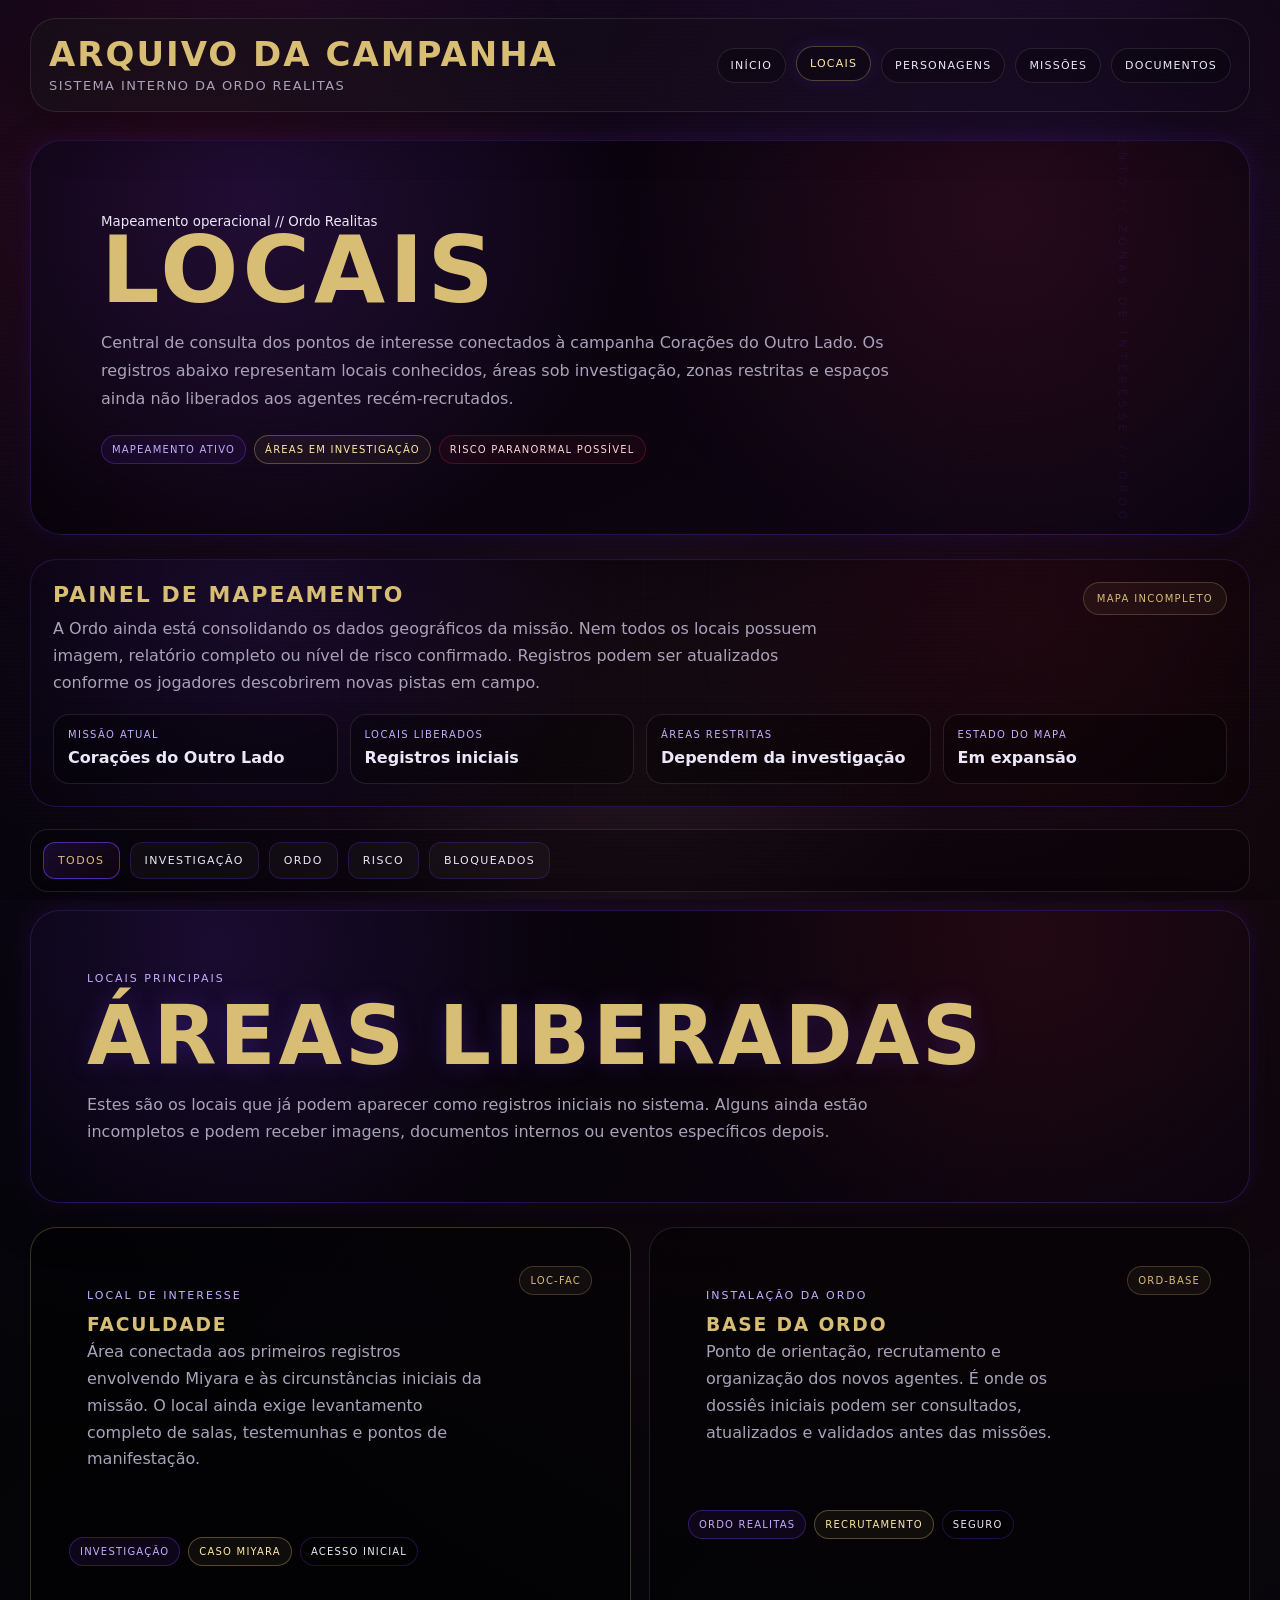
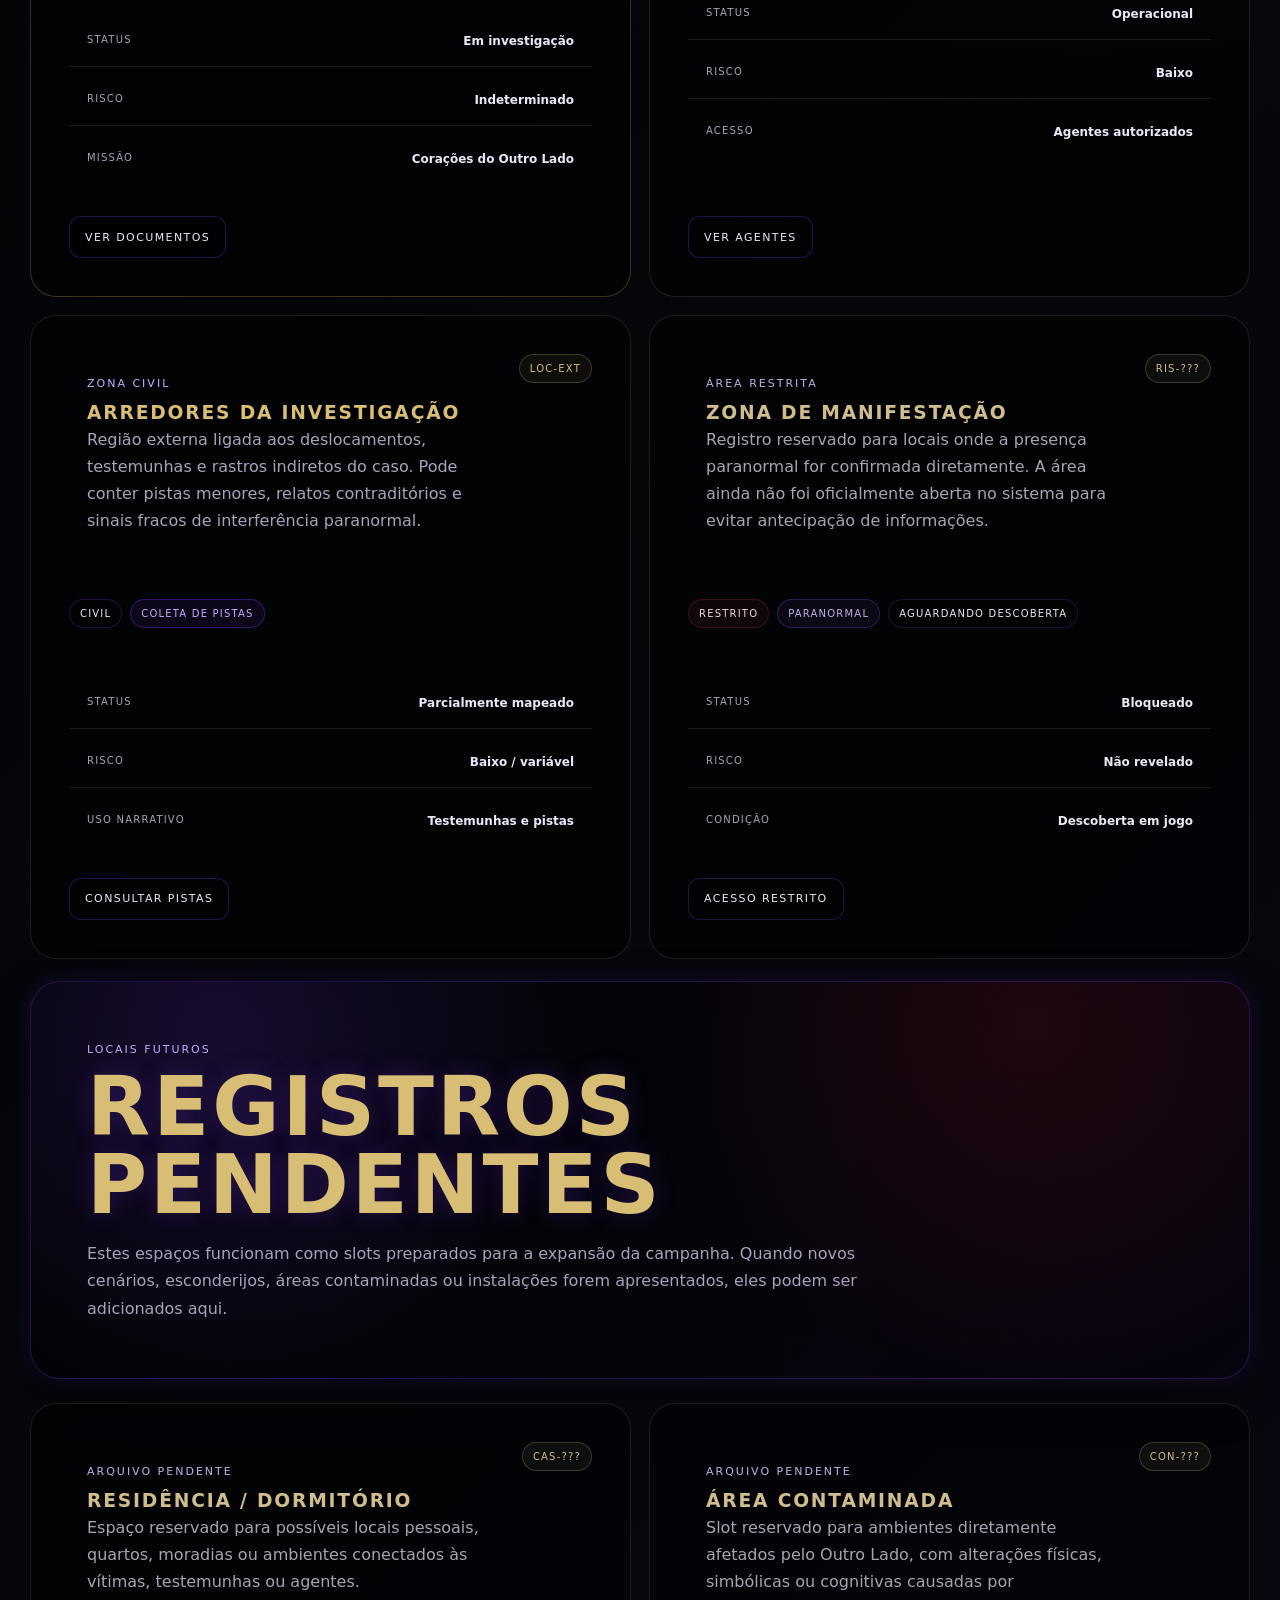
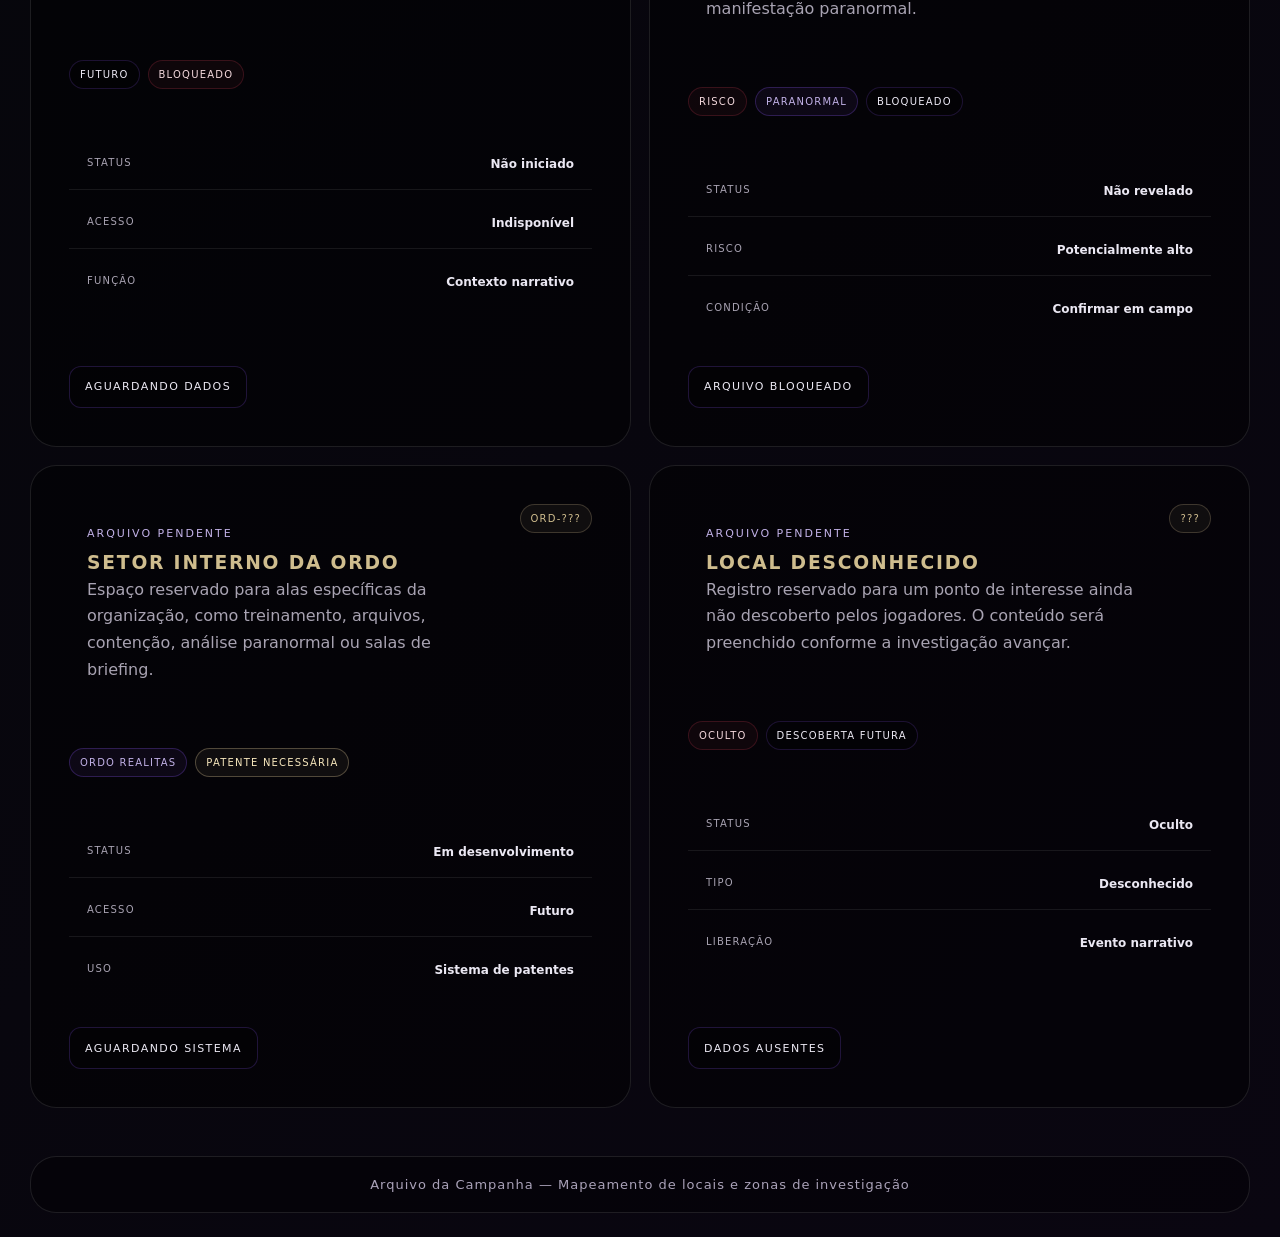
<file: locais.html>
<!DOCTYPE html>
<html lang="pt-BR">
<head>
  <meta charset="UTF-8">
  <meta name="viewport" content="width=device-width, initial-scale=1.0">
  <title>Locais | Arquivo da Campanha</title>
  <link rel="icon" href="favicon.ico" type="image/x-icon">
  <link rel="stylesheet" href="style.css">

  <style>
    .painel-locais {
      position: relative;
      overflow: hidden;
    }

    .painel-locais::before {
      content: "MAPEAMENTO // ZONAS DE INTERESSE // ORDO REALITAS";
      position: absolute;
      right: -155px;
      top: 50%;
      transform: rotate(90deg);
      color: rgba(124, 60, 255, 0.10);
      letter-spacing: 5px;
      font-size: 11px;
      pointer-events: none;
    }

    .mapa-operacional {
      position: relative;
      overflow: hidden;
      border: 1px solid rgba(124, 60, 255, 0.22);
      border-radius: 26px;
      padding: 22px;
      background:
        radial-gradient(circle at 18% 16%, rgba(124, 60, 255, 0.12), transparent 34%),
        radial-gradient(circle at 82% 20%, rgba(181, 31, 53, 0.10), transparent 34%),
        rgba(0,0,0,0.42);
      margin-bottom: 22px;
    }

    .mapa-operacional::before {
      content: "";
      position: absolute;
      inset: 0;
      background:
        linear-gradient(90deg, rgba(255,255,255,0.018) 1px, transparent 1px),
        linear-gradient(rgba(255,255,255,0.018) 1px, transparent 1px);
      background-size: 34px 34px;
      opacity: 0.42;
      pointer-events: none;
    }

    .mapa-operacional > * {
      position: relative;
      z-index: 1;
    }

    .mapa-topo {
      display: flex;
      justify-content: space-between;
      gap: 18px;
      align-items: flex-start;
      margin-bottom: 18px;
    }

    .mapa-topo h3 {
      color: var(--amarelo);
      text-transform: uppercase;
      letter-spacing: 2px;
      font-size: 22px;
      margin-bottom: 8px;
    }

    .mapa-topo p {
      color: var(--texto-fraco);
      line-height: 1.7;
      max-width: 780px;
    }

    .mapa-status {
      border: 1px solid rgba(216, 189, 116, 0.24);
      border-radius: 999px;
      padding: 10px 13px;
      color: var(--amarelo);
      background: rgba(216, 189, 116, 0.06);
      font-size: 10px;
      letter-spacing: 1.3px;
      text-transform: uppercase;
      white-space: nowrap;
    }

    .mapa-grid {
      display: grid;
      grid-template-columns: repeat(4, 1fr);
      gap: 12px;
      margin-top: 16px;
    }

    .mapa-ponto {
      border: 1px solid rgba(255,255,255,0.10);
      border-radius: 16px;
      padding: 14px;
      background: rgba(0,0,0,0.30);
    }

    .mapa-ponto span {
      display: block;
      color: var(--roxo-claro);
      text-transform: uppercase;
      letter-spacing: 1.4px;
      font-size: 10px;
      margin-bottom: 7px;
    }

    .mapa-ponto strong {
      color: var(--texto);
      display: block;
      line-height: 1.35;
    }

    .local-card {
      min-height: 360px;
      display: flex;
      flex-direction: column;
    }

    .local-card.sem-imagem {
      padding: 20px;
    }

    .local-card.sem-imagem .local-conteudo {
      padding: 0;
    }

    .local-conteudo {
      padding: 18px;
      display: flex;
      flex-direction: column;
      flex: 1;
    }

    .local-topo {
      display: flex;
      align-items: flex-start;
      justify-content: space-between;
      gap: 14px;
      margin-bottom: 10px;
    }

    .local-topo h3 {
      margin-bottom: 4px;
    }

    .local-codigo {
      flex: 0 0 auto;
      border: 1px solid rgba(216, 189, 116, 0.24);
      border-radius: 999px;
      padding: 8px 10px;
      color: var(--amarelo);
      background: rgba(216, 189, 116, 0.06);
      font-size: 10px;
      letter-spacing: 1.2px;
      text-transform: uppercase;
      white-space: nowrap;
    }

    .local-dados {
      display: grid;
      gap: 8px;
      margin: 14px 0;
    }

    .local-dado {
      display: flex;
      justify-content: space-between;
      gap: 12px;
      border-bottom: 1px solid rgba(255,255,255,0.08);
      padding-bottom: 8px;
    }

    .local-dado:last-child {
      border-bottom: none;
      padding-bottom: 0;
    }

    .local-dado span {
      color: var(--texto-fraco);
      text-transform: uppercase;
      letter-spacing: 1.2px;
      font-size: 10px;
    }

    .local-dado strong {
      color: var(--texto);
      font-size: 12px;
      text-align: right;
    }

    .local-acoes {
      margin-top: auto;
      display: flex;
      flex-wrap: wrap;
      gap: 10px;
    }

    .local-card.principal {
      border-color: rgba(216, 189, 116, 0.26);
    }

    .local-card.principal::before {
      background:
        radial-gradient(circle at 16% 15%, rgba(216, 189, 116, 0.12), transparent 34%),
        radial-gradient(circle at 82% 12%, rgba(124, 60, 255, 0.14), transparent 32%);
    }

    .local-card.investigacao::before {
      background:
        radial-gradient(circle at 16% 15%, rgba(124, 60, 255, 0.18), transparent 34%),
        radial-gradient(circle at 82% 12%, rgba(70, 170, 255, 0.11), transparent 32%);
    }

    .local-card.risco::before {
      background:
        radial-gradient(circle at 16% 15%, rgba(181, 31, 53, 0.18), transparent 34%),
        radial-gradient(circle at 82% 12%, rgba(124, 60, 255, 0.10), transparent 32%);
    }

    .local-card.bloqueado {
      filter: grayscale(0.35);
    }

    @media (max-width: 1100px) {
      .mapa-grid {
        grid-template-columns: repeat(2, 1fr);
      }
    }

    @media (max-width: 760px) {
      .painel-locais::before {
        display: none;
      }

      .mapa-topo {
        display: grid;
      }

      .mapa-status {
        width: max-content;
      }

      .mapa-grid {
        grid-template-columns: 1fr;
      }

      .local-card {
        min-height: auto;
      }

      .local-topo {
        display: grid;
      }

      .local-codigo {
        width: max-content;
      }

      .local-acoes {
        display: grid;
      }

      .local-acoes .btn {
        width: 100%;
      }
    }
  </style>
</head>

<body>
  <div class="fundo-paranormal"></div>

  <header>
    <div>
      <h1>Arquivo da Campanha</h1>
      <p>Sistema interno da Ordo Realitas</p>
    </div>

    <nav>
      <a href="index.html">Início</a>
      <a href="locais.html">Locais</a>
      <a href="personagens.html">Personagens</a>
      <a href="missoes.html">Missões</a>
      <a href="documentos.html">Documentos</a>
    </nav>
  </header>

  <main>
    <section class="hero-principal painel-locais aparecer">
      <small>Mapeamento operacional // Ordo Realitas</small>

      <h2>Locais</h2>

      <p>
        Central de consulta dos pontos de interesse conectados à campanha Corações do Outro Lado.
        Os registros abaixo representam locais conhecidos, áreas sob investigação, zonas restritas
        e espaços ainda não liberados aos agentes recém-recrutados.
      </p>

      <div class="selos mt-3">
        <span class="selo roxo">Mapeamento ativo</span>
        <span class="selo amarelo">Áreas em investigação</span>
        <span class="selo vermelho">Risco paranormal possível</span>
      </div>
    </section>

    <section class="mapa-operacional">
      <div class="mapa-topo">
        <div>
          <h3>Painel de Mapeamento</h3>
          <p>
            A Ordo ainda está consolidando os dados geográficos da missão. Nem todos os locais possuem
            imagem, relatório completo ou nível de risco confirmado. Registros podem ser atualizados conforme
            os jogadores descobrirem novas pistas em campo.
          </p>
        </div>

        <span class="mapa-status">Mapa incompleto</span>
      </div>

      <div class="mapa-grid">
        <div class="mapa-ponto">
          <span>Missão atual</span>
          <strong>Corações do Outro Lado</strong>
        </div>

        <div class="mapa-ponto">
          <span>Locais liberados</span>
          <strong>Registros iniciais</strong>
        </div>

        <div class="mapa-ponto">
          <span>Áreas restritas</span>
          <strong>Dependem da investigação</strong>
        </div>

        <div class="mapa-ponto">
          <span>Estado do mapa</span>
          <strong>Em expansão</strong>
        </div>
      </div>
    </section>

    <section class="abas-personagens" data-area-filtros>
      <button class="filtro ativo" data-filtro="todos">Todos</button>
      <button class="filtro" data-filtro="investigacao">Investigação</button>
      <button class="filtro" data-filtro="ordem">Ordo</button>
      <button class="filtro" data-filtro="risco">Risco</button>
      <button class="filtro" data-filtro="bloqueado">Bloqueados</button>
    </section>

    <section class="hero">
      <small>Locais principais</small>
      <h2>Áreas liberadas</h2>
      <p>
        Estes são os locais que já podem aparecer como registros iniciais no sistema. Alguns ainda estão
        incompletos e podem receber imagens, documentos internos ou eventos específicos depois.
      </p>
    </section>

    <section class="locais-grid">
      <article class="local-card principal investigacao sem-imagem" data-categoria="investigacao">
        <div class="local-conteudo">
          <div class="local-topo">
            <div>
              <span class="etiqueta">Local de interesse</span>
              <h3>Faculdade</h3>
              <p>
                Área conectada aos primeiros registros envolvendo Miyara e às circunstâncias iniciais
                da missão. O local ainda exige levantamento completo de salas, testemunhas e pontos
                de manifestação.
              </p>
            </div>

            <span class="local-codigo">LOC-FAC</span>
          </div>

          <div class="tags">
            <span class="tag roxo">Investigação</span>
            <span class="tag amarelo">Caso Miyara</span>
            <span class="tag">Acesso inicial</span>
          </div>

          <div class="local-dados">
            <div class="local-dado">
              <span>Status</span>
              <strong>Em investigação</strong>
            </div>

            <div class="local-dado">
              <span>Risco</span>
              <strong>Indeterminado</strong>
            </div>

            <div class="local-dado">
              <span>Missão</span>
              <strong>Corações do Outro Lado</strong>
            </div>
          </div>

          <div class="local-acoes">
            <a class="btn" href="documentos.html">Ver documentos</a>
          </div>
        </div>
      </article>

      <article class="local-card ordem sem-imagem" data-categoria="ordem">
        <div class="local-conteudo">
          <div class="local-topo">
            <div>
              <span class="etiqueta">Instalação da Ordo</span>
              <h3>Base da Ordo</h3>
              <p>
                Ponto de orientação, recrutamento e organização dos novos agentes. É onde os dossiês
                iniciais podem ser consultados, atualizados e validados antes das missões.
              </p>
            </div>

            <span class="local-codigo">ORD-BASE</span>
          </div>

          <div class="tags">
            <span class="tag roxo">Ordo Realitas</span>
            <span class="tag amarelo">Recrutamento</span>
            <span class="tag">Seguro</span>
          </div>

          <div class="local-dados">
            <div class="local-dado">
              <span>Status</span>
              <strong>Operacional</strong>
            </div>

            <div class="local-dado">
              <span>Risco</span>
              <strong>Baixo</strong>
            </div>

            <div class="local-dado">
              <span>Acesso</span>
              <strong>Agentes autorizados</strong>
            </div>
          </div>

          <div class="local-acoes">
            <a class="btn" href="personagens.html">Ver agentes</a>
          </div>
        </div>
      </article>

      <article class="local-card investigacao sem-imagem" data-categoria="investigacao">
        <div class="local-conteudo">
          <div class="local-topo">
            <div>
              <span class="etiqueta">Zona civil</span>
              <h3>Arredores da investigação</h3>
              <p>
                Região externa ligada aos deslocamentos, testemunhas e rastros indiretos do caso.
                Pode conter pistas menores, relatos contraditórios e sinais fracos de interferência paranormal.
              </p>
            </div>

            <span class="local-codigo">LOC-EXT</span>
          </div>

          <div class="tags">
            <span class="tag">Civil</span>
            <span class="tag roxo">Coleta de pistas</span>
          </div>

          <div class="local-dados">
            <div class="local-dado">
              <span>Status</span>
              <strong>Parcialmente mapeado</strong>
            </div>

            <div class="local-dado">
              <span>Risco</span>
              <strong>Baixo / variável</strong>
            </div>

            <div class="local-dado">
              <span>Uso narrativo</span>
              <strong>Testemunhas e pistas</strong>
            </div>
          </div>

          <div class="local-acoes">
            <a class="btn" href="documentos.html">Consultar pistas</a>
          </div>
        </div>
      </article>

      <article class="local-card risco bloqueado sem-imagem" data-categoria="risco bloqueado" data-bloqueado="true">
        <div class="local-conteudo">
          <div class="local-topo">
            <div>
              <span class="etiqueta">Área restrita</span>
              <h3>Zona de manifestação</h3>
              <p>
                Registro reservado para locais onde a presença paranormal for confirmada diretamente.
                A área ainda não foi oficialmente aberta no sistema para evitar antecipação de informações.
              </p>
            </div>

            <span class="local-codigo">RIS-???</span>
          </div>

          <div class="tags">
            <span class="tag vermelho">Restrito</span>
            <span class="tag roxo">Paranormal</span>
            <span class="tag">Aguardando descoberta</span>
          </div>

          <div class="local-dados">
            <div class="local-dado">
              <span>Status</span>
              <strong>Bloqueado</strong>
            </div>

            <div class="local-dado">
              <span>Risco</span>
              <strong>Não revelado</strong>
            </div>

            <div class="local-dado">
              <span>Condição</span>
              <strong>Descoberta em jogo</strong>
            </div>
          </div>

          <div class="local-acoes">
            <a class="btn" href="#">Acesso restrito</a>
          </div>
        </div>
      </article>
    </section>

    <section class="hero mt-3">
      <small>Locais futuros</small>
      <h2>Registros pendentes</h2>
      <p>
        Estes espaços funcionam como slots preparados para a expansão da campanha. Quando novos cenários,
        esconderijos, áreas contaminadas ou instalações forem apresentados, eles podem ser adicionados aqui.
      </p>
    </section>

    <section class="locais-grid">
      <article class="local-card bloqueado sem-imagem" data-categoria="bloqueado" data-bloqueado="true">
        <div class="local-conteudo">
          <div class="local-topo">
            <div>
              <span class="etiqueta">Arquivo pendente</span>
              <h3>Residência / dormitório</h3>
              <p>
                Espaço reservado para possíveis locais pessoais, quartos, moradias ou ambientes conectados
                às vítimas, testemunhas ou agentes.
              </p>
            </div>

            <span class="local-codigo">CAS-???</span>
          </div>

          <div class="tags">
            <span class="tag">Futuro</span>
            <span class="tag vermelho">Bloqueado</span>
          </div>

          <div class="local-dados">
            <div class="local-dado">
              <span>Status</span>
              <strong>Não iniciado</strong>
            </div>

            <div class="local-dado">
              <span>Acesso</span>
              <strong>Indisponível</strong>
            </div>

            <div class="local-dado">
              <span>Função</span>
              <strong>Contexto narrativo</strong>
            </div>
          </div>

          <div class="local-acoes">
            <a class="btn" href="#">Aguardando dados</a>
          </div>
        </div>
      </article>

      <article class="local-card bloqueado sem-imagem" data-categoria="bloqueado risco" data-bloqueado="true">
        <div class="local-conteudo">
          <div class="local-topo">
            <div>
              <span class="etiqueta">Arquivo pendente</span>
              <h3>Área contaminada</h3>
              <p>
                Slot reservado para ambientes diretamente afetados pelo Outro Lado, com alterações físicas,
                simbólicas ou cognitivas causadas por manifestação paranormal.
              </p>
            </div>

            <span class="local-codigo">CON-???</span>
          </div>

          <div class="tags">
            <span class="tag vermelho">Risco</span>
            <span class="tag roxo">Paranormal</span>
            <span class="tag">Bloqueado</span>
          </div>

          <div class="local-dados">
            <div class="local-dado">
              <span>Status</span>
              <strong>Não revelado</strong>
            </div>

            <div class="local-dado">
              <span>Risco</span>
              <strong>Potencialmente alto</strong>
            </div>

            <div class="local-dado">
              <span>Condição</span>
              <strong>Confirmar em campo</strong>
            </div>
          </div>

          <div class="local-acoes">
            <a class="btn" href="#">Arquivo bloqueado</a>
          </div>
        </div>
      </article>

      <article class="local-card bloqueado sem-imagem" data-categoria="bloqueado ordem" data-bloqueado="true">
        <div class="local-conteudo">
          <div class="local-topo">
            <div>
              <span class="etiqueta">Arquivo pendente</span>
              <h3>Setor interno da Ordo</h3>
              <p>
                Espaço reservado para alas específicas da organização, como treinamento, arquivos,
                contenção, análise paranormal ou salas de briefing.
              </p>
            </div>

            <span class="local-codigo">ORD-???</span>
          </div>

          <div class="tags">
            <span class="tag roxo">Ordo Realitas</span>
            <span class="tag amarelo">Patente necessária</span>
          </div>

          <div class="local-dados">
            <div class="local-dado">
              <span>Status</span>
              <strong>Em desenvolvimento</strong>
            </div>

            <div class="local-dado">
              <span>Acesso</span>
              <strong>Futuro</strong>
            </div>

            <div class="local-dado">
              <span>Uso</span>
              <strong>Sistema de patentes</strong>
            </div>
          </div>

          <div class="local-acoes">
            <a class="btn" href="#">Aguardando sistema</a>
          </div>
        </div>
      </article>

      <article class="local-card bloqueado sem-imagem" data-categoria="bloqueado investigacao" data-bloqueado="true">
        <div class="local-conteudo">
          <div class="local-topo">
            <div>
              <span class="etiqueta">Arquivo pendente</span>
              <h3>Local desconhecido</h3>
              <p>
                Registro reservado para um ponto de interesse ainda não descoberto pelos jogadores.
                O conteúdo será preenchido conforme a investigação avançar.
              </p>
            </div>

            <span class="local-codigo">???</span>
          </div>

          <div class="tags">
            <span class="tag vermelho">Oculto</span>
            <span class="tag">Descoberta futura</span>
          </div>

          <div class="local-dados">
            <div class="local-dado">
              <span>Status</span>
              <strong>Oculto</strong>
            </div>

            <div class="local-dado">
              <span>Tipo</span>
              <strong>Desconhecido</strong>
            </div>

            <div class="local-dado">
              <span>Liberação</span>
              <strong>Evento narrativo</strong>
            </div>
          </div>

          <div class="local-acoes">
            <a class="btn" href="#">Dados ausentes</a>
          </div>
        </div>
      </article>
    </section>
  </main>

  <footer>
    <p>Arquivo da Campanha — Mapeamento de locais e zonas de investigação</p>
  </footer>

  <script src="script.js"></script>
</body>
</html>
</file>
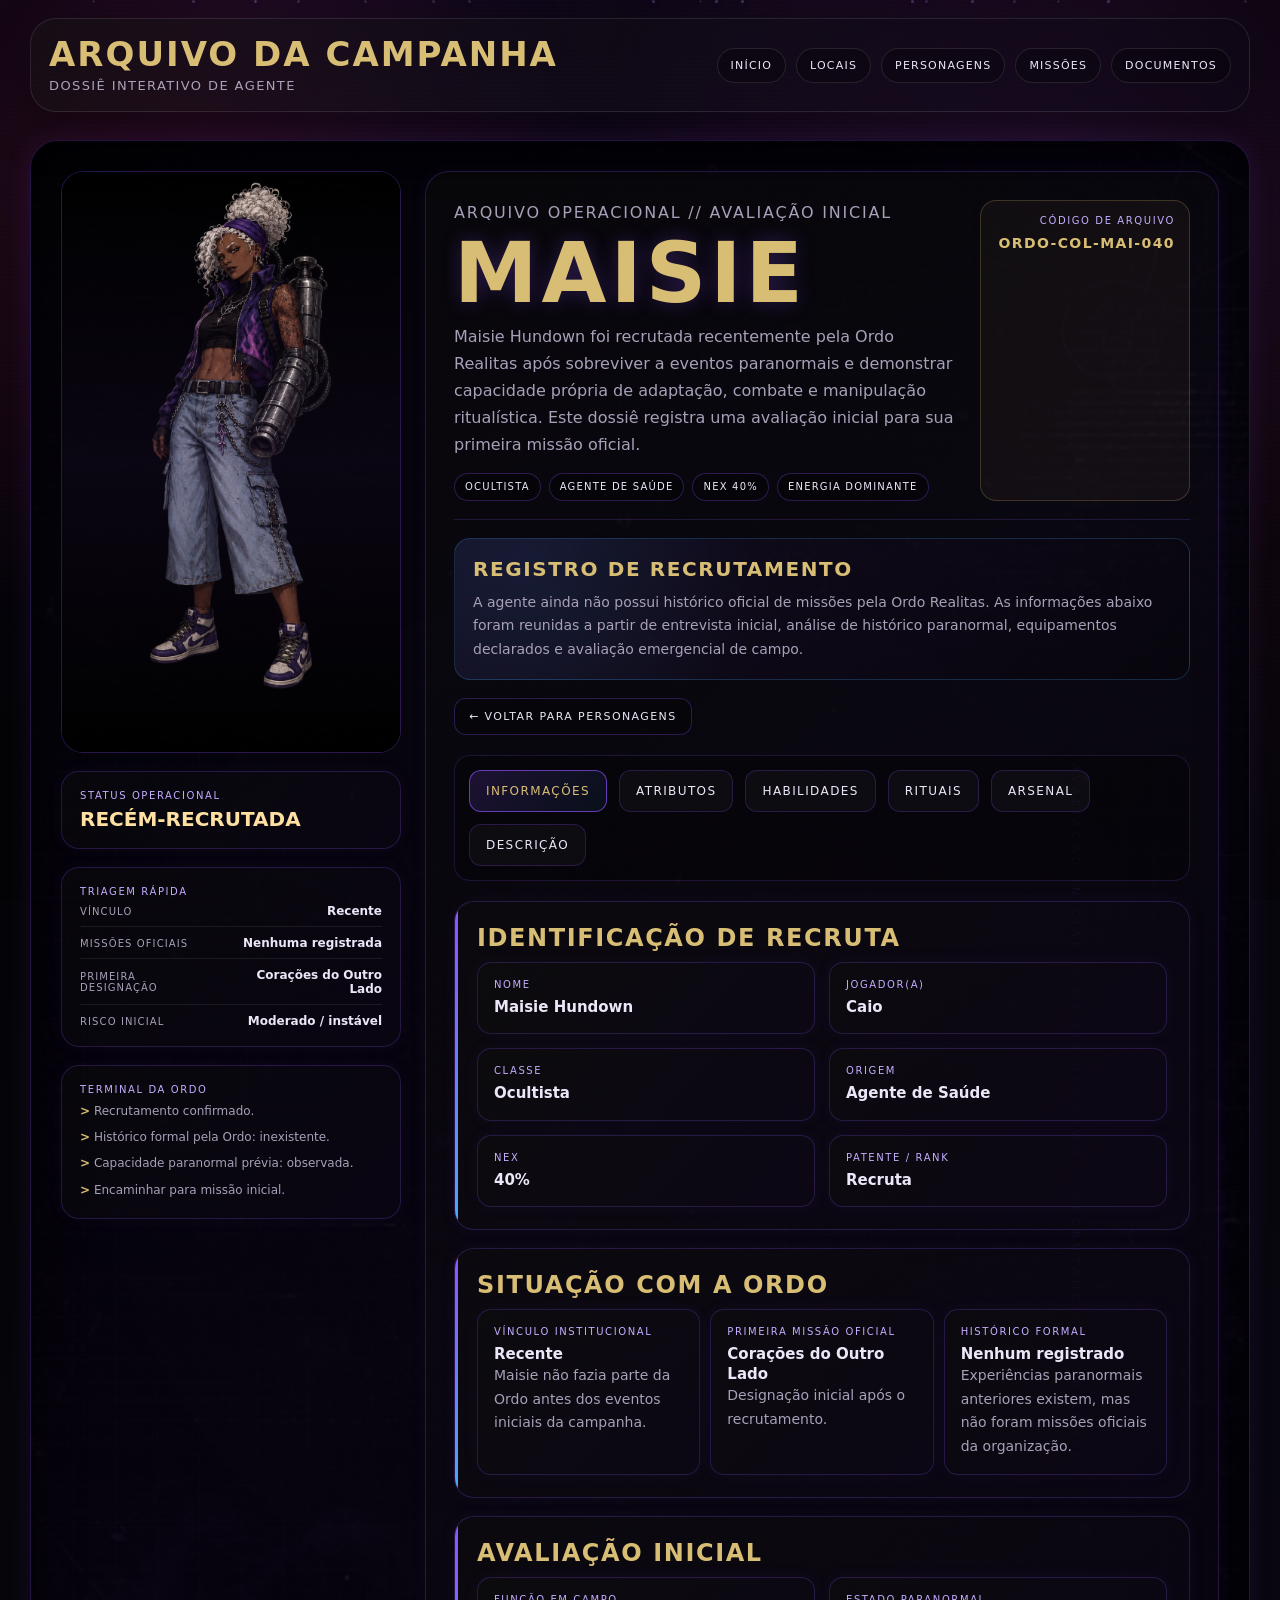
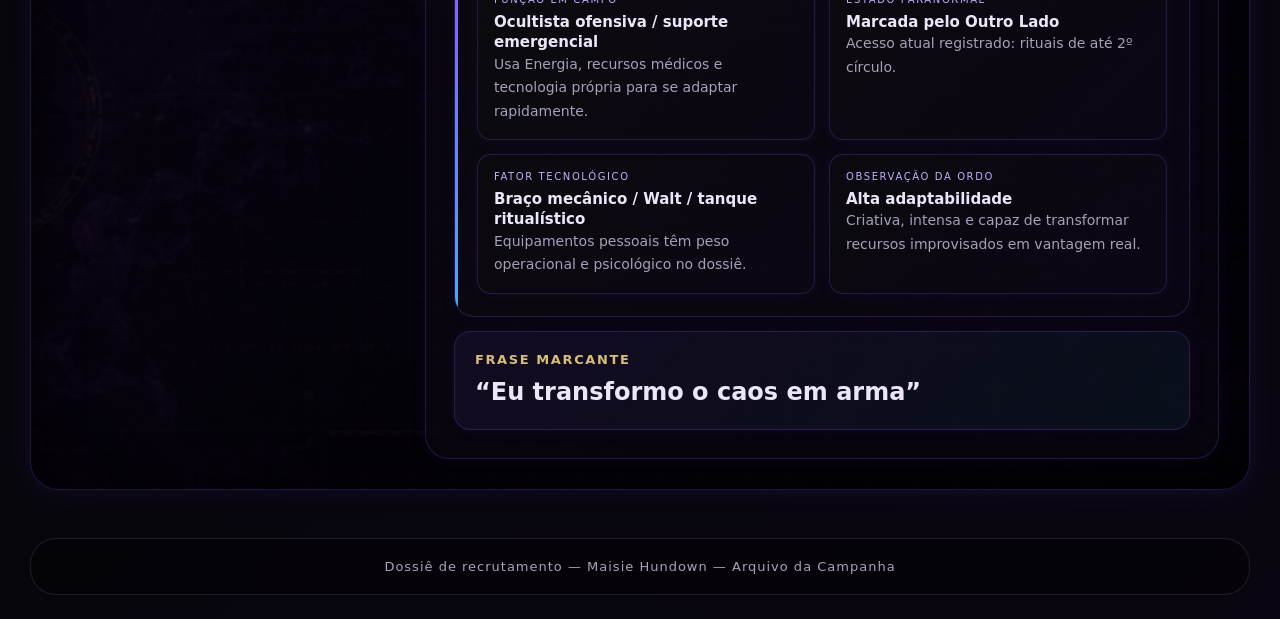
<file: maisie.html>
<!DOCTYPE html>
<html lang="pt-BR">
<head>
  <meta charset="UTF-8" />
  <meta name="viewport" content="width=device-width, initial-scale=1.0" />
  <title>Maisie | Arquivo da Campanha</title>
  <link rel="icon" href="favicon.ico" type="image/x-icon">
  <link rel="stylesheet" href="style.css" />

  <style>
    :root {
      --maisie-roxo: #8f52ff;
      --maisie-roxo-claro: #c6adff;
      --maisie-azul: #46aaff;
      --maisie-dourado: #d8bd74;
      --maisie-texto: #ece7f8;
      --maisie-cinza: #a8a0b8;
      --maisie-fundo: #050509;
      --maisie-card: rgba(0, 0, 0, 0.42);
      --maisie-borda: rgba(143, 82, 255, 0.22);
    }

    * {
      box-sizing: border-box;
    }

    body {
      overflow-x: hidden;
    }

    .ficha-maisie {
      position: relative;
      overflow: hidden;
      border: 1px solid var(--maisie-borda);
      border-radius: 20px;
      padding: 12px;
      background:
        linear-gradient(135deg, rgba(3, 3, 7, 0.92), rgba(8, 4, 16, 0.86), rgba(3, 3, 7, 0.94)),
        radial-gradient(circle at 15% 10%, rgba(143, 82, 255, 0.16), transparent 30%),
        radial-gradient(circle at 86% 16%, rgba(70, 170, 255, 0.10), transparent 32%),
        url("Fundo-Maisie.png");
      background-size: cover;
      background-position: center top;
      box-shadow:
        0 0 28px rgba(143, 82, 255, 0.10),
        inset 0 0 48px rgba(0, 0, 0, 0.68);
      animation: entradaMaisie 0.55s ease both;
    }

    .ficha-maisie::before {
      content: "";
      position: absolute;
      inset: 0;
      background:
        linear-gradient(90deg, rgba(255,255,255,0.018) 1px, transparent 1px),
        linear-gradient(rgba(255,255,255,0.018) 1px, transparent 1px),
        radial-gradient(circle at center, transparent 46%, rgba(0,0,0,0.50) 100%);
      background-size: 34px 34px, 34px 34px, cover;
      opacity: 0.34;
      pointer-events: none;
    }

    .ficha-maisie > * {
      position: relative;
      z-index: 1;
    }

    @keyframes entradaMaisie {
      from { opacity: 0; transform: translateY(16px); }
      to { opacity: 1; transform: translateY(0); }
    }

    .maisie-topo {
      display: grid;
      gap: 14px;
    }

    .maisie-lateral {
      display: grid;
      gap: 12px;
    }

    .maisie-retrato-box {
      position: relative;
      overflow: hidden;
      border: 1px solid rgba(143, 82, 255, 0.28);
      border-radius: 18px;
      background: rgba(0, 0, 0, 0.46);
      box-shadow: inset 0 0 20px rgba(143, 82, 255, 0.08);
    }

    .maisie-retrato-box img {
      display: block;
      width: 100%;
      max-height: 580px;
      object-fit: contain;
      object-position: top center;
      background: #000;
    }

    .maisie-status-box,
    .mini-dossie-maisie,
    .terminal-maisie,
    .maisie-painel,
    .bloco-maisie,
    .card-info-maisie,
    .frase-maisie,
    .linha-tempo-card,
    .painel-habilidades-maisie,
    .painel-arsenal-maisie,
    .painel-rituais-maisie,
    .detalhe-habilidade-completo,
    .detalhe-arsenal-completo,
    .detalhe-ritual-completo,
    .detalhe-atributo-maisie {
      border: 1px solid var(--maisie-borda);
      background:
        linear-gradient(135deg, rgba(255,255,255,0.024), rgba(143,82,255,0.045)),
        var(--maisie-card);
      box-shadow: 0 0 18px rgba(143, 82, 255, 0.06);
    }

    .maisie-status-box,
    .mini-dossie-maisie,
    .terminal-maisie {
      border-radius: 16px;
      padding: 14px;
    }

    .maisie-status-box span,
    .mini-dossie-maisie > span,
    .terminal-maisie > span,
    .card-info-maisie span,
    .linha-tempo-card span,
    .maisie-codigo span,
    .resumo-operacional-habilidades span,
    .resumo-operacional-arsenal span,
    .habilidade-dado span,
    .arsenal-dado span,
    .ritual-dado span {
      display: block;
      color: var(--maisie-roxo-claro);
      text-transform: uppercase;
      letter-spacing: 1.6px;
      font-size: 10px;
      margin-bottom: 7px;
    }

    .maisie-status-box strong {
      display: block;
      color: #ffe0a3;
      text-transform: uppercase;
      font-size: 20px;
      line-height: 1.1;
    }

    .mini-dossie-lista {
      display: grid;
      gap: 9px;
    }

    .mini-dossie-linha {
      display: flex;
      align-items: center;
      justify-content: space-between;
      gap: 12px;
      border-bottom: 1px solid rgba(255,255,255,0.08);
      padding-bottom: 8px;
    }

    .mini-dossie-linha:last-child {
      border-bottom: none;
      padding-bottom: 0;
    }

    .mini-dossie-linha small {
      color: var(--maisie-cinza);
      text-transform: uppercase;
      letter-spacing: 1.1px;
      font-size: 10px;
    }

    .mini-dossie-linha strong {
      color: var(--maisie-texto);
      font-size: 12px;
      text-align: right;
    }

    .terminal-maisie p {
      margin: 0;
      color: var(--maisie-cinza);
      font-size: 12px;
      line-height: 1.6;
    }

    .terminal-maisie p + p {
      margin-top: 7px;
    }

    .terminal-maisie b {
      color: var(--maisie-dourado);
    }

    .maisie-painel {
      border-radius: 18px;
      padding: 14px;
    }

    .maisie-cabecalho {
      display: grid;
      gap: 14px;
      border-bottom: 1px solid rgba(143, 82, 255, 0.18);
      padding-bottom: 16px;
      margin-bottom: 16px;
    }

    .classificacao-maisie {
      color: var(--maisie-roxo);
      text-transform: uppercase;
      letter-spacing: 1.8px;
      font-size: 11px;
      margin: 0 0 8px;
    }

    .maisie-cabecalho h2 {
      color: var(--maisie-dourado);
      text-transform: uppercase;
      letter-spacing: 2px;
      font-size: clamp(38px, 16vw, 58px);
      line-height: 0.92;
      margin: 0 0 12px;
      text-shadow: 0 0 20px rgba(143, 82, 255, 0.26);
    }

    .maisie-cabecalho p,
    .maisie-banner-recrutamento p,
    .bloco-maisie p,
    .bloco-maisie li,
    .card-info-maisie p,
    .linha-tempo-card p,
    .habilidade-secao p,
    .habilidade-secao li,
    .arsenal-secao p,
    .arsenal-secao li,
    .ritual-secao p,
    .ritual-secao li {
      color: var(--maisie-cinza);
      line-height: 1.68;
      font-size: 14px;
    }

    .maisie-codigo {
      border: 1px solid rgba(216, 189, 116, 0.22);
      border-radius: 16px;
      padding: 12px;
      background: rgba(216, 189, 116, 0.045);
    }

    .maisie-codigo strong {
      color: var(--maisie-dourado);
      font-size: 14px;
      letter-spacing: 1.4px;
    }

    .maisie-selos {
      display: flex;
      gap: 8px;
      flex-wrap: wrap;
      margin-top: 14px;
    }

    .maisie-selo,
    .ritual-tag,
    .habilidade-tipo,
    .arsenal-status {
      display: inline-flex;
      align-items: center;
      justify-content: center;
      border: 1px solid rgba(143, 82, 255, 0.28);
      border-radius: 999px;
      padding: 8px 10px;
      background: rgba(0,0,0,0.30);
      color: var(--maisie-texto);
      text-transform: uppercase;
      letter-spacing: 1.2px;
      font-size: 10px;
      line-height: 1;
    }

    .habilidade-tipo,
    .arsenal-status {
      color: var(--maisie-dourado);
      border-color: rgba(216, 189, 116, 0.25);
      background: rgba(216, 189, 116, 0.06);
      margin-top: 10px;
    }

    .maisie-banner-recrutamento {
      border: 1px solid rgba(70, 170, 255, 0.22);
      border-radius: 16px;
      padding: 14px;
      margin-bottom: 14px;
      background:
        radial-gradient(circle at 10% 20%, rgba(70, 170, 255, 0.10), transparent 34%),
        linear-gradient(135deg, rgba(143,82,255,0.08), rgba(0,0,0,0.22));
    }

    .maisie-banner-recrutamento h3,
    .bloco-maisie h3,
    .linha-tempo-card h4,
    .habilidade-cabecalho h4,
    .arsenal-cabecalho h4,
    .ritual-titulo h4 {
      color: var(--maisie-dourado);
      text-transform: uppercase;
      letter-spacing: 1.6px;
      margin: 0 0 10px;
    }

    .maisie-banner-recrutamento h3,
    .bloco-maisie h3 {
      font-size: 20px;
    }

    .maisie-botoes-topo {
      display: grid;
      gap: 10px;
      margin-bottom: 14px;
    }

    .maisie-btn {
      display: flex;
      align-items: center;
      justify-content: center;
      min-height: 44px;
      border: 1px solid rgba(143, 82, 255, 0.28);
      border-radius: 12px;
      padding: 11px 14px;
      background: rgba(0,0,0,0.28);
      color: var(--maisie-texto);
      text-decoration: none;
      text-transform: uppercase;
      letter-spacing: 1.4px;
      font-size: 11px;
    }

    .abas-maisie,
    .abas-grupo-habilidade,
    .abas-grupo-arsenal,
    .abas-elementos-ritual {
      display: flex;
      gap: 8px;
      overflow-x: auto;
      scrollbar-width: thin;
      padding: 10px;
      border: 1px solid rgba(143, 82, 255, 0.18);
      border-radius: 16px;
      background: rgba(0,0,0,0.28);
      margin-bottom: 14px;
      scroll-snap-type: x mandatory;
    }

    .aba-maisie,
    .aba-grupo-habilidade,
    .aba-grupo-arsenal,
    .aba-elemento-ritual {
      flex: 0 0 auto;
      min-height: 42px;
      border: 1px solid rgba(143, 82, 255, 0.22);
      border-radius: 12px;
      padding: 10px 13px;
      background: rgba(255,255,255,0.03);
      color: var(--maisie-texto);
      text-transform: uppercase;
      letter-spacing: 1.4px;
      font-size: 10px;
      cursor: pointer;
      font-family: inherit;
      scroll-snap-align: start;
    }

    .aba-maisie.ativa,
    .aba-grupo-habilidade.ativa,
    .aba-grupo-arsenal.ativa,
    .aba-elemento-ritual.ativa {
      color: var(--maisie-dourado);
      border-color: rgba(143, 82, 255, 0.66);
      background:
        linear-gradient(135deg, rgba(143,82,255,0.18), rgba(70,170,255,0.08)),
        rgba(0,0,0,0.28);
    }

    .conteudo-maisie {
      display: none;
    }

    .conteudo-maisie.ativo {
      display: block;
      animation: aparecerMaisie 0.24s ease;
    }

    @keyframes aparecerMaisie {
      from { opacity: 0; transform: translateY(8px); }
      to { opacity: 1; transform: translateY(0); }
    }

    .bloco-maisie {
      position: relative;
      overflow: hidden;
      border-radius: 18px;
      padding: 16px;
      margin-top: 14px;
    }

    .bloco-maisie::before {
      content: "";
      position: absolute;
      left: 0;
      top: 0;
      width: 3px;
      height: 100%;
      background: linear-gradient(to bottom, var(--maisie-roxo), var(--maisie-azul));
    }

    .grid-info-maisie,
    .grid-info-maisie.triplo,
    .grupo-cards-maisie,
    .galeria-maisie,
    .resumo-operacional-habilidades,
    .resumo-operacional-arsenal {
      display: grid;
      grid-template-columns: 1fr;
      gap: 10px;
    }

    .card-info-maisie {
      border-radius: 14px;
      padding: 14px;
    }

    .card-info-maisie strong {
      color: var(--maisie-texto);
      font-size: 15px;
      display: block;
      line-height: 1.35;
    }

    .frase-maisie {
      border-radius: 16px;
      padding: 16px;
      margin-top: 14px;
      background:
        linear-gradient(135deg, rgba(143,82,255,0.10), rgba(70,170,255,0.08)),
        rgba(0,0,0,0.42);
    }

    .frase-maisie h4 {
      color: var(--maisie-dourado);
      text-transform: uppercase;
      letter-spacing: 1.6px;
      font-size: 13px;
      margin: 0 0 8px;
    }

    .frase-maisie p {
      color: var(--maisie-texto);
      font-size: 19px;
      line-height: 1.42;
      font-weight: 700;
      margin: 0;
    }

    .linha-tempo-maisie {
      display: grid;
      gap: 10px;
      margin-top: 14px;
    }

    .linha-tempo-card {
      border-radius: 16px;
      padding: 15px;
    }

    .linha-tempo-card h4 {
      font-size: 15px;
    }

    .galeria-maisie figure {
      margin: 0;
      overflow: hidden;
      border: 1px solid rgba(143, 82, 255, 0.16);
      border-radius: 16px;
      background: rgba(0,0,0,0.30);
    }

    .galeria-maisie img {
      display: block;
      width: 100%;
      background: #000;
    }

    .galeria-maisie figcaption {
      padding: 10px 12px;
      color: var(--maisie-cinza);
      text-transform: uppercase;
      letter-spacing: 1.1px;
      font-size: 11px;
    }

    /* Roda mobile */

    .roda-atributos-maisie {
      width: min(330px, 100%);
      aspect-ratio: 1 / 1;
      margin: 22px auto 0;
      position: relative;
      border-radius: 50%;
      isolation: isolate;
      overflow: visible;
    }

    .roda-atributos-maisie::before {
      content: "";
      position: absolute;
      inset: 9%;
      border-radius: 50%;
      background:
        radial-gradient(circle at center, rgba(143,82,255,0.15), transparent 25%),
        radial-gradient(circle at center, transparent 55%, rgba(143,82,255,0.14) 56%, transparent 58%);
      box-shadow: inset 0 0 42px rgba(0,0,0,0.72);
      animation: pulsoCampoRodaMaisie 6s ease-in-out infinite;
    }

    .roda-img {
      position: absolute;
      inset: 0;
      width: 100%;
      height: 100%;
      object-fit: contain;
      pointer-events: none;
      user-select: none;
    }

    .roda-img.anel-externo {
      z-index: 1;
      opacity: 0.75;
      animation: girarAnelExternoMaisie 120s linear infinite;
    }

    .roda-img.anel-interno {
      inset: 8%;
      width: 84%;
      height: 84%;
      z-index: 2;
      opacity: 0.70;
      animation: girarAnelInternoMaisie 100s linear infinite reverse;
    }

    .roda-img.nucleo {
      inset: 36%;
      width: 28%;
      height: 28%;
      z-index: 5;
      opacity: 0.88;
      animation: pulsoNucleoMaisie 6s ease-in-out infinite;
    }

    .roda-centro-maisie {
      position: absolute;
      left: 50%;
      top: 50%;
      width: 72px;
      height: 72px;
      transform: translate(-50%, -50%);
      border-radius: 50%;
      display: grid;
      place-items: center;
      text-align: center;
      text-transform: uppercase;
      z-index: 8;
      color: rgba(255, 240, 200, 0.92);
      letter-spacing: 1px;
      font-size: 8px;
      font-weight: 800;
      text-shadow: 0 0 12px rgba(143,82,255,0.72);
      pointer-events: none;
    }

    .roda-centro-maisie strong {
      display: block;
      color: #fff2c6;
      font-family: Georgia, "Times New Roman", serif;
      font-size: 17px;
      font-weight: 900;
      margin-top: 2px;
    }

    .roda-centro-maisie span {
      display: block;
      color: rgba(235, 220, 255, 0.92);
      font-size: 7px;
      font-weight: 700;
      margin-top: 3px;
      letter-spacing: 0.12em;
    }

    .linha-atributo-maisie {
      position: absolute;
      left: 50%;
      top: 50%;
      width: 1px;
      height: 33%;
      background: linear-gradient(to top, rgba(143,82,255,0.60), rgba(198,173,255,0.34), transparent);
      transform-origin: bottom center;
      z-index: 3;
      opacity: 0.38;
      overflow: hidden;
    }

    .linha-atributo-maisie.ativa {
      width: 3px;
      opacity: 1;
      background: linear-gradient(to top, rgba(255,238,180,0.92), rgba(198,173,255,0.82), rgba(143,82,255,0.38), transparent);
      box-shadow: 0 0 18px rgba(143,82,255,0.32);
    }

    .linha-atributo-maisie.l1 { transform: translate(-50%, -100%) rotate(0deg); }
    .linha-atributo-maisie.l2 { transform: translate(-50%, -100%) rotate(72deg); }
    .linha-atributo-maisie.l3 { transform: translate(-50%, -100%) rotate(144deg); }
    .linha-atributo-maisie.l4 { transform: translate(-50%, -100%) rotate(216deg); }
    .linha-atributo-maisie.l5 { transform: translate(-50%, -100%) rotate(288deg); }

    .raio-selecao-maisie {
      position: absolute;
      left: 50%;
      top: 50%;
      width: 4px;
      height: 34%;
      transform-origin: bottom center;
      transform: translate(-50%, -100%) rotate(0deg) scaleY(0);
      border-radius: 999px;
      background: linear-gradient(to top, rgba(255,238,180,0.92), rgba(198,173,255,0.82), rgba(143,82,255,0.36), transparent);
      box-shadow: 0 0 18px rgba(143,82,255,0.55);
      opacity: 0;
      pointer-events: none;
      z-index: 7;
      transition: transform 0.25s ease, opacity 0.2s ease;
    }

    .raio-selecao-maisie.ativo {
      opacity: 1;
      transform: translate(-50%, -100%) rotate(var(--rotacao-raio, 0deg)) scaleY(1);
    }

    .atributo-maisie {
      position: absolute;
      width: 76px;
      height: 76px;
      border: none;
      border-radius: 50%;
      background: transparent;
      color: var(--maisie-texto);
      cursor: pointer;
      display: grid;
      place-items: center;
      text-align: center;
      font-family: inherit;
      padding: 0;
      z-index: 9;
      transform: translate(-50%, -50%);
    }

    .atributo-maisie::before {
      content: "";
      position: absolute;
      inset: -12px;
      border-radius: 50%;
      background: url("Roda-Maisie-No.png") center / contain no-repeat;
      opacity: 0.74;
      z-index: -1;
    }

    .atributo-maisie::after {
      content: "";
      position: absolute;
      inset: 5px;
      border-radius: 50%;
      background:
        radial-gradient(circle at center, rgba(143,82,255,0.16), transparent 58%),
        rgba(0,0,0,0.52);
      box-shadow: inset 0 0 15px rgba(0,0,0,0.78);
      z-index: -1;
    }

    .atributo-maisie > span {
      width: 54px;
      min-height: 54px;
      display: flex;
      flex-direction: column;
      align-items: center;
      justify-content: center;
      border-radius: 999px;
      padding: 5px 4px;
      background: radial-gradient(circle at center, rgba(20,8,36,0.82), rgba(7,3,16,0.42) 64%, transparent 100%);
    }

    .atributo-maisie .icone-atributo {
      width: 15px;
      height: 15px;
      object-fit: contain;
      display: block;
      margin-bottom: 1px;
      opacity: 0.9;
    }

    .atributo-maisie .valor {
      display: block;
      color: #ffe6a3;
      font-family: Georgia, "Times New Roman", serif;
      font-size: 22px;
      font-weight: 900;
      line-height: 0.85;
      margin-bottom: 3px;
      text-shadow: 0 0 10px rgba(143,82,255,0.82);
    }

    .atributo-maisie .nome {
      display: none;
    }

    .atributo-maisie .sigla {
      display: block;
      color: #fff0c7;
      font-family: Georgia, "Times New Roman", serif;
      font-size: 10px;
      font-weight: 800;
      line-height: 1;
      letter-spacing: 0.08em;
      text-transform: uppercase;
    }

    .atributo-for { left: 15%; top: 40%; }
    .atributo-agi { left: 50%; top: 14%; }
    .atributo-int { left: 85%; top: 40%; }
    .atributo-pre { left: 28%; top: 81%; }
    .atributo-vig { left: 72%; top: 81%; }

    .micro-particulas-roda {
      position: absolute;
      inset: 10%;
      border-radius: 50%;
      z-index: 4;
      pointer-events: none;
      overflow: hidden;
    }

    .micro-particulas-roda span {
      position: absolute;
      width: 3px;
      height: 3px;
      border-radius: 50%;
      background: rgba(198,173,255,0.65);
      box-shadow: 0 0 8px rgba(143,82,255,0.58);
      animation: flutuarParticulaRodaMaisie linear infinite;
    }

    .detalhe-atributo-maisie {
      border-radius: 16px;
      padding: 15px;
      margin-top: 16px;
      min-height: auto;
    }

    .detalhe-atributo-maisie h4 {
      color: var(--maisie-dourado);
      text-transform: uppercase;
      letter-spacing: 1.4px;
      font-size: 15px;
      margin: 0 0 8px;
    }

    /* Painéis interativos mobile */

    .painel-habilidades-maisie,
    .painel-arsenal-maisie,
    .painel-rituais-maisie {
      border-radius: 18px;
      padding: 12px;
      margin-top: 14px;
    }

    .painel-rituais-maisie[data-elemento="energia"] {
      --elemento-cor: #8f52ff;
      --elemento-cor2: #46aaff;
      --elemento-bg: rgba(143, 82, 255, 0.12);
      background:
        radial-gradient(circle at 18% 16%, rgba(70,170,255,0.14), transparent 30%),
        radial-gradient(circle at 80% 15%, rgba(143,82,255,0.16), transparent 30%),
        linear-gradient(135deg, rgba(8,4,18,0.92), rgba(3,7,15,0.86));
    }

    .painel-rituais-maisie[data-elemento="morte"] {
      --elemento-cor: #b6b0c8;
      --elemento-cor2: #d8bd74;
      --elemento-bg: rgba(185, 179, 204, 0.10);
      background:
        radial-gradient(circle at 18% 16%, rgba(216,189,116,0.10), transparent 30%),
        radial-gradient(circle at 78% 12%, rgba(120,115,140,0.14), transparent 28%),
        linear-gradient(135deg, rgba(6,6,8,0.95), rgba(15,14,18,0.88));
    }

    .painel-rituais-maisie[data-elemento="sangue"] {
      --elemento-cor: #d43c58;
      --elemento-cor2: #ff8a9c;
      --elemento-bg: rgba(212, 60, 88, 0.12);
      background:
        radial-gradient(circle at 18% 16%, rgba(212,60,88,0.16), transparent 30%),
        radial-gradient(circle at 80% 15%, rgba(80,0,12,0.28), transparent 32%),
        linear-gradient(135deg, rgba(16,2,6,0.94), rgba(5,3,5,0.88));
    }

    .habilidades-topo-maisie,
    .arsenal-topo-maisie,
    .rituais-topo-maisie {
      display: grid;
      gap: 12px;
      margin-bottom: 12px;
    }

    .habilidades-topo-maisie h4,
    .arsenal-topo-maisie h4,
    .rituais-topo-maisie h4 {
      color: var(--maisie-dourado);
      text-transform: uppercase;
      letter-spacing: 1.5px;
      font-size: 16px;
      margin: 0 0 8px;
    }

    .habilidades-layout-maisie,
    .arsenal-layout-maisie,
    .rituais-layout-maisie {
      display: grid;
      gap: 12px;
    }

    .lista-habilidades-maisie,
    .lista-arsenal-maisie,
    .lista-rituais-elemento {
      display: grid;
      gap: 8px;
    }

    .habilidade-botao,
    .arsenal-botao,
    .ritual-botao {
      width: 100%;
      min-height: 58px;
      border: 1px solid rgba(255,255,255,0.09);
      border-radius: 14px;
      background: rgba(0,0,0,0.28);
      color: var(--maisie-texto);
      text-align: left;
      padding: 10px;
      cursor: pointer;
      display: grid;
      grid-template-columns: 38px 1fr;
      gap: 10px;
      align-items: center;
      font-family: inherit;
    }

    .habilidade-botao.ativo,
    .arsenal-botao.ativo,
    .ritual-botao.ativo {
      border-color: rgba(216, 189, 116, 0.28);
      background: linear-gradient(135deg, rgba(143,82,255,0.14), rgba(70,170,255,0.06));
    }

    .habilidade-botao strong,
    .arsenal-botao strong,
    .ritual-botao strong {
      display: block;
      color: var(--maisie-texto);
      text-transform: uppercase;
      letter-spacing: 1.1px;
      font-size: 11px;
      line-height: 1.2;
      margin-bottom: 4px;
    }

    .habilidade-botao span span,
    .arsenal-botao span span,
    .ritual-botao span span {
      display: block;
      color: var(--maisie-cinza);
      text-transform: uppercase;
      letter-spacing: 1px;
      font-size: 10px;
      line-height: 1.2;
    }

    .icone-habilidade-falso,
    .icone-arsenal-falso,
    .mini-sigilo-ritual {
      width: 38px;
      height: 38px;
      border: 1px solid rgba(255,255,255,0.14);
      border-radius: 12px;
      display: grid;
      place-items: center;
      background: radial-gradient(circle at center, rgba(143,82,255,0.18), rgba(0,0,0,0.44) 70%);
      color: var(--maisie-dourado);
      font-size: 12px;
      font-weight: 900;
      overflow: hidden;
    }

    .mini-sigilo-ritual img {
      width: 100%;
      height: 100%;
      object-fit: contain;
      opacity: 0.9;
    }

    .mini-sigilo-ritual img.img-indisponivel,
    .ritual-sigilo-grande img.img-indisponivel {
      display: none;
    }

    .detalhe-habilidade-completo,
    .detalhe-arsenal-completo,
    .detalhe-ritual-completo {
      border-radius: 16px;
      padding: 14px;
      min-height: auto;
    }

    .habilidade-cabecalho,
    .arsenal-cabecalho {
      display: block;
      border-bottom: 1px solid rgba(255,255,255,0.10);
      padding-bottom: 12px;
      margin-bottom: 12px;
    }

    .habilidade-cabecalho h4,
    .arsenal-cabecalho h4,
    .ritual-titulo h4 {
      font-size: 20px;
      line-height: 1.1;
    }

    .habilidade-grid-dados,
    .arsenal-grid-dados,
    .ritual-grid-dados {
      display: grid;
      grid-template-columns: 1fr;
      gap: 8px;
      margin: 12px 0;
    }

    .habilidade-dado,
    .arsenal-dado,
    .ritual-dado,
    .resumo-operacional-habilidades div,
    .resumo-operacional-arsenal div {
      border: 1px solid rgba(255,255,255,0.10);
      border-radius: 13px;
      padding: 11px;
      background: rgba(0,0,0,0.28);
    }

    .habilidade-dado strong,
    .arsenal-dado strong,
    .ritual-dado strong,
    .resumo-operacional-habilidades strong,
    .resumo-operacional-arsenal strong {
      display: block;
      color: var(--maisie-texto);
      font-size: 13px;
      line-height: 1.35;
    }

    .habilidade-secao,
    .arsenal-secao,
    .ritual-secao {
      border-top: 1px solid rgba(255,255,255,0.10);
      padding-top: 12px;
      margin-top: 12px;
    }

    .habilidade-secao h5,
    .arsenal-secao h5,
    .ritual-secao h5 {
      color: var(--maisie-dourado);
      text-transform: uppercase;
      letter-spacing: 1.4px;
      font-size: 12px;
      margin: 0 0 8px;
    }

    .habilidade-secao ul,
    .arsenal-secao ul,
    .ritual-secao ul {
      margin: 0;
      padding-left: 18px;
    }

    .ritual-cabecalho {
      display: grid;
      grid-template-columns: 86px 1fr;
      gap: 12px;
      align-items: center;
      margin-bottom: 12px;
    }

    .ritual-sigilo-grande {
      width: 86px;
      aspect-ratio: 1 / 1;
      border: 1px solid rgba(255,255,255,0.13);
      border-radius: 16px;
      background:
        radial-gradient(circle at center, var(--elemento-bg), rgba(0,0,0,0.44) 66%),
        rgba(0,0,0,0.42);
      display: grid;
      place-items: center;
      overflow: hidden;
    }

    .ritual-sigilo-grande img {
      width: 86%;
      height: 86%;
      object-fit: contain;
      opacity: 0.94;
    }

    .ritual-tags {
      display: flex;
      flex-wrap: wrap;
      gap: 6px;
      margin-top: 10px;
    }

    .ritual-dado span {
      color: var(--elemento-cor2);
    }

    .aviso-circulo-maisie {
      margin-top: 12px;
      border: 1px solid rgba(216, 189, 116, 0.24);
      border-radius: 14px;
      padding: 12px;
      background: rgba(216, 189, 116, 0.06);
      color: var(--maisie-cinza);
      font-size: 12px;
      line-height: 1.55;
    }

    .aviso-circulo-maisie strong {
      color: var(--maisie-dourado);
    }

    .detalhe-lista-maisie.atualizado,
    .detalhe-atributo-maisie.atualizado,
    .detalhe-ritual-completo.atualizado,
    .detalhe-habilidade-completo.atualizado,
    .detalhe-arsenal-completo.atualizado {
      animation: detalheAtualizadoMaisie 0.32s ease;
    }

    @keyframes detalheAtualizadoMaisie {
      0% { border-color: rgba(143, 82, 255, 0.18); }
      50% { border-color: rgba(216, 189, 116, 0.55); box-shadow: 0 0 18px rgba(143, 82, 255, 0.12); }
      100% { border-color: rgba(143, 82, 255, 0.22); }
    }

    @keyframes girarAnelExternoMaisie { to { transform: rotate(360deg); } }
    @keyframes girarAnelInternoMaisie { to { transform: rotate(360deg); } }
    @keyframes pulsoCampoRodaMaisie { 0%, 100% { opacity: 0.82; } 50% { opacity: 1; } }
    @keyframes pulsoNucleoMaisie { 0%, 100% { transform: scale(1); opacity: 0.86; } 50% { transform: scale(1.05); opacity: 1; } }
    @keyframes flutuarParticulaRodaMaisie {
      from { transform: translateY(100%) scale(0.8); opacity: 0; }
      20% { opacity: 0.8; }
      to { transform: translateY(-20%) scale(1.1); opacity: 0; }
    }

    .efeito-particulas-maisie {
      position: fixed;
      inset: 0;
      pointer-events: none;
      z-index: 0;
      overflow: hidden;
      opacity: 0.42;
    }

    .particula-maisie {
      position: absolute;
      width: 3px;
      height: 3px;
      border-radius: 50%;
      background: rgba(198, 173, 255, 0.55);
      box-shadow: 0 0 8px rgba(143, 82, 255, 0.55);
      animation: particulaSubindoMaisie linear infinite;
    }

    @keyframes particulaSubindoMaisie {
      from { transform: translateY(110vh); opacity: 0; }
      16% { opacity: 0.65; }
      to { transform: translateY(-10vh); opacity: 0; }
    }

    .efeito-decorativo.pausado,
    .efeito-decorativo.pausado *,
    body.pagina-oculta-maisie .efeito-decorativo,
    body.pagina-oculta-maisie .efeito-decorativo * {
      animation-play-state: paused !important;
    }

    .falha-energia-maisie {
      animation: none;
    }

    /* Desktop */

    @media (min-width: 721px) {
      .ficha-maisie {
        border-radius: 28px;
        padding: 30px;
        background-position: center;
      }

      .ficha-maisie::after {
        content: "AVALIAÇÃO INICIAL // MAISIE HUNDOWN // RECRUTAMENTO CONFIRMADO";
        position: absolute;
        right: -185px;
        top: 50%;
        transform: rotate(90deg);
        color: rgba(143, 82, 255, 0.12);
        letter-spacing: 5px;
        font-size: 11px;
        pointer-events: none;
      }

      .ficha-maisie::before {
        background-size: 42px 42px, 42px 42px, cover;
      }

      .maisie-topo {
        grid-template-columns: 340px 1fr;
        gap: 24px;
        align-items: start;
      }

      .maisie-lateral {
        gap: 18px;
      }

      .maisie-retrato-box {
        border-radius: 22px;
      }

      .maisie-retrato-box::after {
        content: "";
        position: absolute;
        inset: 0;
        background: linear-gradient(to bottom, transparent, rgba(143, 82, 255, 0.07), transparent);
        animation: scanMaisie 5s linear infinite;
        pointer-events: none;
        z-index: 2;
      }

      @keyframes scanMaisie {
        0% { transform: translateY(-100%); opacity: 0; }
        20% { opacity: 0.75; }
        100% { transform: translateY(100%); opacity: 0; }
      }

      .maisie-retrato-box img {
        height: 620px;
        object-fit: cover;
      }

      .maisie-retrato-box:hover img {
        transform: scale(1.018);
        filter: contrast(1.05) saturate(1.05);
      }

      .maisie-status-box,
      .mini-dossie-maisie,
      .terminal-maisie {
        padding: 18px;
        border-radius: 18px;
      }

      .maisie-painel {
        border-radius: 24px;
        padding: 28px;
      }

      .maisie-cabecalho {
        grid-template-columns: 1fr auto;
        gap: 18px;
        padding-bottom: 18px;
        margin-bottom: 18px;
      }

      .maisie-cabecalho h2 {
        font-size: clamp(44px, 7vw, 84px);
        letter-spacing: 4px;
      }

      .maisie-cabecalho p {
        font-size: 16px;
        max-width: 760px;
      }

      .maisie-codigo {
        min-width: 210px;
        text-align: right;
        padding: 14px;
      }

      .maisie-banner-recrutamento {
        padding: 18px;
        margin-bottom: 18px;
      }

      .maisie-botoes-topo {
        display: flex;
        gap: 12px;
        flex-wrap: wrap;
        margin-bottom: 20px;
      }

      .maisie-btn {
        min-height: unset;
        transition: 0.22s;
      }

      .maisie-btn:hover,
      .aba-maisie:hover,
      .aba-grupo-habilidade:hover,
      .aba-grupo-arsenal:hover,
      .aba-elemento-ritual:hover {
        transform: translateY(-2px);
        color: var(--maisie-dourado);
        border-color: var(--maisie-roxo);
      }

      .abas-maisie {
        flex-wrap: wrap;
        overflow: visible;
        gap: 12px;
        padding: 14px;
        margin-bottom: 20px;
      }

      .aba-maisie,
      .aba-grupo-habilidade,
      .aba-grupo-arsenal,
      .aba-elemento-ritual {
        font-size: 12px;
        padding: 12px 16px;
        transition: 0.22s;
      }

      .bloco-maisie {
        padding: 22px;
        border-radius: 20px;
        margin-top: 18px;
        transition: transform 0.22s ease, border-color 0.22s ease, box-shadow 0.22s ease;
      }

      .bloco-maisie:hover,
      .card-info-maisie:hover,
      .frase-maisie:hover,
      .linha-tempo-card:hover {
        transform: translateY(-3px);
        border-color: rgba(143, 82, 255, 0.38);
        box-shadow: 0 0 20px rgba(143, 82, 255, 0.09);
      }

      .bloco-maisie h3 {
        font-size: 24px;
      }

      .grid-info-maisie {
        grid-template-columns: repeat(2, 1fr);
        gap: 14px;
      }

      .grid-info-maisie.triplo {
        grid-template-columns: repeat(3, 1fr);
      }

      .grupo-cards-maisie,
      .galeria-maisie,
      .resumo-operacional-habilidades,
      .resumo-operacional-arsenal {
        grid-template-columns: repeat(2, 1fr);
        gap: 16px;
      }

      .resumo-operacional-habilidades,
      .resumo-operacional-arsenal {
        grid-template-columns: repeat(3, 1fr);
      }

      .card-info-maisie {
        padding: 16px;
        transition: transform 0.22s ease, border-color 0.22s ease, box-shadow 0.22s ease;
      }

      .frase-maisie {
        padding: 20px;
      }

      .frase-maisie p {
        font-size: 24px;
      }

      .linha-tempo-maisie {
        gap: 14px;
        margin-top: 18px;
      }

      .linha-tempo-card {
        padding: 18px;
      }

      .galeria-maisie {
        margin-top: 18px;
      }

      .roda-atributos-maisie {
        width: min(680px, 100%);
        margin: 28px auto 0;
      }

      .roda-atributos-maisie::before {
        inset: 8%;
      }

      .roda-img.anel-externo {
        animation-duration: 58s;
      }

      .roda-img.anel-interno {
        animation-duration: 48s;
      }

      .roda-img.nucleo {
        animation-duration: 4.4s;
      }

      .roda-centro-maisie {
        width: 128px;
        height: 128px;
        font-size: 12px;
        letter-spacing: 2px;
      }

      .roda-centro-maisie strong {
        font-size: 27px;
      }

      .roda-centro-maisie span {
        font-size: 10px;
        letter-spacing: 0.22em;
      }

      .linha-atributo-maisie {
        width: 2px;
        height: 36%;
      }

      .linha-atributo-maisie::after {
        content: "";
        position: absolute;
        left: -2px;
        top: 100%;
        width: 6px;
        height: 30px;
        border-radius: 999px;
        background: rgba(255,255,255,0.72);
        box-shadow: 0 0 12px rgba(143,82,255,0.6);
        animation: energiaSubindoLinhaMaisie 3s linear infinite;
      }

      @keyframes energiaSubindoLinhaMaisie {
        from { top: 100%; opacity: 0; }
        20% { opacity: 0.85; }
        to { top: -40px; opacity: 0; }
      }

      .linha-atributo-maisie.ativa {
        width: 4px;
      }

      .raio-selecao-maisie {
        width: 5px;
        height: 37%;
      }

      .atributo-maisie {
        width: 146px;
        height: 146px;
        transition: filter 0.2s ease;
      }

      .atributo-maisie::before {
        inset: -20px;
        opacity: 0.78;
      }

      .atributo-maisie::after {
        inset: 10px;
      }

      .atributo-maisie > span {
        width: 100px;
        min-height: 100px;
        padding: 10px 8px;
        transition: transform 0.2s ease, box-shadow 0.2s ease;
      }

      .atributo-maisie:hover,
      .atributo-maisie.selecionado {
        filter: brightness(1.16);
      }

      .atributo-maisie:hover > span,
      .atributo-maisie.selecionado > span {
        transform: scale(1.05);
        box-shadow:
          inset 0 0 16px rgba(0,0,0,0.78),
          0 0 18px rgba(143,82,255,0.20);
      }

      .atributo-maisie .icone-atributo {
        width: 28px;
        height: 28px;
      }

      .atributo-maisie .valor {
        font-size: 40px;
        margin-bottom: 5px;
      }

      .atributo-maisie .nome {
        display: block;
        color: rgba(238, 226, 255, 0.92);
        font-size: 10px;
        font-weight: 700;
        line-height: 1;
        letter-spacing: 0.22em;
        text-transform: uppercase;
        margin-bottom: 4px;
      }

      .atributo-maisie .sigla {
        font-size: 18px;
      }

      .painel-habilidades-maisie,
      .painel-arsenal-maisie,
      .painel-rituais-maisie {
        padding: 18px;
        border-radius: 22px;
        margin-top: 18px;
      }

      .habilidades-topo-maisie,
      .arsenal-topo-maisie,
      .rituais-topo-maisie {
        display: flex;
        justify-content: space-between;
        align-items: center;
        gap: 16px;
        margin-bottom: 18px;
      }

      .abas-grupo-habilidade,
      .abas-grupo-arsenal,
      .abas-elementos-ritual {
        overflow: visible;
        flex-wrap: wrap;
        margin-bottom: 0;
        border: none;
        background: transparent;
        padding: 0;
      }

      .habilidades-layout-maisie,
      .arsenal-layout-maisie {
        grid-template-columns: 270px 1fr;
        gap: 18px;
      }

      .rituais-layout-maisie {
        grid-template-columns: 260px 1fr;
        gap: 18px;
      }

      .lista-habilidades-maisie,
      .lista-arsenal-maisie,
      .lista-rituais-elemento {
        gap: 0;
        border: 1px solid rgba(255,255,255,0.10);
        border-radius: 18px;
        background: rgba(0,0,0,0.30);
        overflow: hidden;
      }

      .habilidade-botao,
      .arsenal-botao,
      .ritual-botao {
        border-radius: 0;
        border: none;
        border-bottom: 1px solid rgba(255,255,255,0.08);
        min-height: unset;
        padding: 15px;
        grid-template-columns: 42px 1fr;
      }

      .arsenal-botao {
        grid-template-columns: 46px 1fr;
      }

      .icone-habilidade-falso,
      .mini-sigilo-ritual {
        width: 42px;
        height: 42px;
      }

      .icone-arsenal-falso {
        width: 46px;
        height: 46px;
      }

      .detalhe-habilidade-completo,
      .detalhe-arsenal-completo,
      .detalhe-ritual-completo {
        padding: 20px;
        border-radius: 20px;
      }

      .detalhe-habilidade-completo,
      .detalhe-arsenal-completo {
        min-height: 430px;
      }

      .detalhe-ritual-completo {
        min-height: 520px;
      }

      .habilidade-cabecalho,
      .arsenal-cabecalho {
        display: flex;
        justify-content: space-between;
        align-items: flex-start;
        gap: 16px;
        padding-bottom: 16px;
        margin-bottom: 16px;
      }

      .habilidade-tipo,
      .arsenal-status {
        margin-top: 0;
        white-space: nowrap;
      }

      .habilidade-grid-dados,
      .arsenal-grid-dados,
      .ritual-grid-dados {
        grid-template-columns: repeat(3, 1fr);
        gap: 10px;
        margin: 16px 0;
      }

      .ritual-cabecalho {
        grid-template-columns: 150px 1fr;
        gap: 18px;
        margin-bottom: 18px;
      }

      .ritual-sigilo-grande {
        width: 150px;
        border-radius: 24px;
      }

      .ritual-titulo h4 {
        font-size: 30px;
      }

      .efeito-particulas-maisie {
        opacity: 1;
      }

      .falha-energia-maisie {
        animation: glitchEnergiaMaisie 0.22s steps(2, end);
      }

      @keyframes glitchEnergiaMaisie {
        0% { transform: translate(0); }
        33% { transform: translate(1px, -1px); }
        66% { transform: translate(-1px, 1px); }
        100% { transform: translate(0); }
      }
    }

    @media (min-width: 721px) and (max-width: 1100px) {
      .maisie-topo {
        grid-template-columns: 1fr;
      }

      .maisie-lateral {
        width: min(430px, 100%);
        margin: 0 auto;
      }

      .maisie-cabecalho {
        grid-template-columns: 1fr;
      }

      .maisie-codigo {
        text-align: left;
      }

      .grid-info-maisie.triplo,
      .habilidades-layout-maisie,
      .arsenal-layout-maisie,
      .rituais-layout-maisie,
      .resumo-operacional-habilidades,
      .resumo-operacional-arsenal {
        grid-template-columns: 1fr;
      }

      .lista-habilidades-maisie,
      .lista-arsenal-maisie,
      .lista-rituais-elemento {
        display: grid;
        grid-template-columns: repeat(2, 1fr);
      }

      .habilidade-botao,
      .arsenal-botao,
      .ritual-botao {
        border-right: 1px solid rgba(255,255,255,0.08);
      }
    }

    @media (max-width: 380px) {
      .ficha-maisie {
        padding: 9px;
      }

      .maisie-painel {
        padding: 11px;
      }

      .maisie-cabecalho h2 {
        font-size: 34px;
      }

      .roda-atributos-maisie {
        width: min(300px, 100%);
      }

      .atributo-maisie {
        width: 68px;
        height: 68px;
      }

      .atributo-maisie > span {
        width: 49px;
        min-height: 49px;
      }

      .atributo-maisie .valor {
        font-size: 20px;
      }

      .roda-centro-maisie {
        width: 64px;
        height: 64px;
        font-size: 7px;
      }

      .roda-centro-maisie strong {
        font-size: 15px;
      }

      .roda-centro-maisie span {
        display: none;
      }

      .ritual-cabecalho {
        grid-template-columns: 1fr;
      }

      .ritual-sigilo-grande {
        width: 110px;
      }
    }

    @media (prefers-reduced-motion: reduce) {
      *,
      *::before,
      *::after {
        animation: none !important;
        transition: none !important;
      }
    }
  </style>
</head>

<body>
  <div class="fundo-paranormal"></div>

  <header>
    <div>
      <h1>Arquivo da Campanha</h1>
      <p>Dossiê interativo de agente</p>
    </div>

    <nav>
      <a href="index.html">Início</a>
      <a href="locais.html">Locais</a>
      <a href="personagens.html">Personagens</a>
      <a href="missoes.html">Missões</a>
      <a href="documentos.html">Documentos</a>
    </nav>
  </header>

  <main>
    <section class="ficha-maisie">
      <div class="maisie-topo">
        <aside class="maisie-lateral">
          <div class="maisie-retrato-box efeito-decorativo">
            <img src="Maisie.png" alt="Retrato de corpo inteiro de Maisie Hundown">
          </div>

          <div class="maisie-status-box">
            <span>Status Operacional</span>
            <strong>Recém-recrutada</strong>
          </div>

          <div class="mini-dossie-maisie">
            <span>Triagem rápida</span>

            <div class="mini-dossie-lista">
              <div class="mini-dossie-linha">
                <small>Vínculo</small>
                <strong>Recente</strong>
              </div>
              <div class="mini-dossie-linha">
                <small>Missões oficiais</small>
                <strong>Nenhuma registrada</strong>
              </div>
              <div class="mini-dossie-linha">
                <small>Primeira designação</small>
                <strong>Corações do Outro Lado</strong>
              </div>
              <div class="mini-dossie-linha">
                <small>Risco inicial</small>
                <strong>Moderado / instável</strong>
              </div>
            </div>
          </div>

          <div class="terminal-maisie">
            <span>Terminal da Ordo</span>
            <p><b>&gt;</b> Recrutamento confirmado.</p>
            <p><b>&gt;</b> Histórico formal pela Ordo: inexistente.</p>
            <p><b>&gt;</b> Capacidade paranormal prévia: observada.</p>
            <p><b>&gt;</b> Encaminhar para missão inicial.</p>
          </div>
        </aside>

        <div class="maisie-painel">
          <div class="maisie-cabecalho">
            <div>
              <p class="classificacao-maisie">Arquivo operacional // avaliação inicial</p>
              <h2>Maisie</h2>
              <p>
                Maisie Hundown foi recrutada recentemente pela Ordo Realitas após sobreviver a eventos paranormais
                e demonstrar capacidade própria de adaptação, combate e manipulação ritualística. Este dossiê registra
                uma avaliação inicial para sua primeira missão oficial.
              </p>

              <div class="maisie-selos">
                <div class="maisie-selo">Ocultista</div>
                <div class="maisie-selo">Agente de Saúde</div>
                <div class="maisie-selo">NEX 40%</div>
                <div class="maisie-selo">Energia dominante</div>
              </div>
            </div>

            <div class="maisie-codigo">
              <span>Código de arquivo</span>
              <strong>ORDO-COL-MAI-040</strong>
            </div>
          </div>

          <div class="maisie-banner-recrutamento">
            <h3>Registro de recrutamento</h3>
            <p>
              A agente ainda não possui histórico oficial de missões pela Ordo Realitas. As informações abaixo foram
              reunidas a partir de entrevista inicial, análise de histórico paranormal, equipamentos declarados e
              avaliação emergencial de campo.
            </p>
          </div>

          <div class="maisie-botoes-topo">
            <a class="maisie-btn" href="personagens.html">← Voltar para Personagens</a>
          </div>

          <div class="abas-maisie">
            <button class="aba-maisie ativa" data-aba="informacoes">Informações</button>
            <button class="aba-maisie" data-aba="atributos">Atributos</button>
            <button class="aba-maisie" data-aba="habilidades">Habilidades</button>
            <button class="aba-maisie" data-aba="rituais">Rituais</button>
            <button class="aba-maisie" data-aba="inventario">Arsenal</button>
            <button class="aba-maisie" data-aba="descricao">Descrição</button>
          </div>

          <section class="conteudo-maisie ativo" id="informacoes">
            <div class="bloco-maisie">
              <h3>Identificação de Recruta</h3>

              <div class="grid-info-maisie">
                <div class="card-info-maisie"><span>Nome</span><strong>Maisie Hundown</strong></div>
                <div class="card-info-maisie"><span>Jogador(a)</span><strong>Caio</strong></div>
                <div class="card-info-maisie"><span>Classe</span><strong>Ocultista</strong></div>
                <div class="card-info-maisie"><span>Origem</span><strong>Agente de Saúde</strong></div>
                <div class="card-info-maisie"><span>NEX</span><strong>40%</strong></div>
                <div class="card-info-maisie"><span>Patente / Rank</span><strong>Recruta</strong></div>
              </div>
            </div>

            <div class="bloco-maisie">
              <h3>Situação com a Ordo</h3>

              <div class="grid-info-maisie triplo">
                <div class="card-info-maisie">
                  <span>Vínculo institucional</span>
                  <strong>Recente</strong>
                  <p>Maisie não fazia parte da Ordo antes dos eventos iniciais da campanha.</p>
                </div>

                <div class="card-info-maisie">
                  <span>Primeira missão oficial</span>
                  <strong>Corações do Outro Lado</strong>
                  <p>Designação inicial após o recrutamento.</p>
                </div>

                <div class="card-info-maisie">
                  <span>Histórico formal</span>
                  <strong>Nenhum registrado</strong>
                  <p>Experiências paranormais anteriores existem, mas não foram missões oficiais da organização.</p>
                </div>
              </div>
            </div>

            <div class="bloco-maisie">
              <h3>Avaliação inicial</h3>

              <div class="grid-info-maisie">
                <div class="card-info-maisie">
                  <span>Função em campo</span>
                  <strong>Ocultista ofensiva / suporte emergencial</strong>
                  <p>Usa Energia, recursos médicos e tecnologia própria para se adaptar rapidamente.</p>
                </div>

                <div class="card-info-maisie">
                  <span>Estado paranormal</span>
                  <strong>Marcada pelo Outro Lado</strong>
                  <p>Acesso atual registrado: rituais de até 2º círculo.</p>
                </div>

                <div class="card-info-maisie">
                  <span>Fator tecnológico</span>
                  <strong>Braço mecânico / Walt / tanque ritualístico</strong>
                  <p>Equipamentos pessoais têm peso operacional e psicológico no dossiê.</p>
                </div>

                <div class="card-info-maisie">
                  <span>Observação da Ordo</span>
                  <strong>Alta adaptabilidade</strong>
                  <p>Criativa, intensa e capaz de transformar recursos improvisados em vantagem real.</p>
                </div>
              </div>
            </div>

            <div class="frase-maisie">
              <h4>Frase marcante</h4>
              <p>“Eu transformo o caos em arma”</p>
            </div>
          </section>

          <section class="conteudo-maisie" id="atributos">
            <div class="bloco-maisie">
              <h3>Roda de Atributos</h3>
              <p>
                Leitura inicial dos cinco atributos principais registrados no dossiê de recrutamento de Maisie Hundown.
              </p>

              <div class="roda-atributos-maisie efeito-decorativo" id="roda-maisie">
                <img src="Roda-Maisie-Anel-Externo.png" class="roda-img anel-externo" alt="">
                <img src="Roda-Maisie-Anel-Interno.png" class="roda-img anel-interno" alt="">
                <img src="Roda-Maisie-Nucleo.png" class="roda-img nucleo" alt="">

                <div class="micro-particulas-roda" id="micro-particulas-roda"></div>
                <div class="raio-selecao-maisie" id="raio-selecao-maisie"></div>

                <div class="linha-atributo-maisie l1" data-linha="agi"></div>
                <div class="linha-atributo-maisie l2" data-linha="int"></div>
                <div class="linha-atributo-maisie l3" data-linha="vig"></div>
                <div class="linha-atributo-maisie l4" data-linha="pre"></div>
                <div class="linha-atributo-maisie l5" data-linha="for"></div>

                <div class="roda-centro-maisie" id="centro-roda-maisie">
                  Ordo
                  <strong>Maisie</strong>
                  <span>Atributos</span>
                </div>

                <button class="atributo-maisie atributo-for" data-linha="for" data-rotacao="288deg" data-nome="Força" data-sigla="FOR" data-valor="1" data-desc="Representa a força física, potência muscular e a capacidade de realizar ações que exigem impacto ou resistência corporal bruta.">
                  <span><img src="Icone-FOR.png" class="icone-atributo" alt=""><span class="valor">1</span><span class="nome">Força</span><span class="sigla">FOR</span></span>
                </button>

                <button class="atributo-maisie atributo-agi" data-linha="agi" data-rotacao="0deg" data-nome="Agilidade" data-sigla="AGI" data-valor="1" data-desc="Representa reflexos, velocidade, coordenação motora e precisão física. Também influencia ações de esquiva, movimentação e reação.">
                  <span><img src="Icone-AGI.png" class="icone-atributo" alt=""><span class="valor">1</span><span class="nome">Agilidade</span><span class="sigla">AGI</span></span>
                </button>

                <button class="atributo-maisie atributo-int" data-linha="int" data-rotacao="72deg" data-nome="Intelecto" data-sigla="INT" data-valor="3" data-desc="Representa raciocínio, memória, conhecimento, capacidade de análise e domínio técnico. É um dos atributos mais fortes de Maisie.">
                  <span><img src="Icone-INT.png" class="icone-atributo" alt=""><span class="valor">3</span><span class="nome">Intelecto</span><span class="sigla">INT</span></span>
                </button>

                <button class="atributo-maisie atributo-pre" data-linha="pre" data-rotacao="216deg" data-nome="Presença" data-sigla="PRE" data-valor="3" data-desc="Representa carisma, força de personalidade, expressão emocional e impacto social. Maisie possui uma presença marcante, intensa e difícil de ignorar.">
                  <span><img src="Icone-PRE.png" class="icone-atributo" alt=""><span class="valor">3</span><span class="nome">Presença</span><span class="sigla">PRE</span></span>
                </button>

                <button class="atributo-maisie atributo-vig" data-linha="vig" data-rotacao="144deg" data-nome="Vigor" data-sigla="VIG" data-valor="2" data-desc="Representa resistência física, durabilidade, energia corporal e capacidade de suportar dor, cansaço e desgaste.">
                  <span><img src="Icone-VIG.png" class="icone-atributo" alt=""><span class="valor">2</span><span class="nome">Vigor</span><span class="sigla">VIG</span></span>
                </button>
              </div>

              <div class="detalhe-atributo-maisie" id="detalhe-atributo-maisie">
                <h4>Nenhum atributo selecionado</h4>
                <p>Clique em um ponto da roda para ver sua descrição.</p>
              </div>
            </div>
          </section>

          <section class="conteudo-maisie" id="habilidades">
            <div class="bloco-maisie">
              <h3>Capacidades Observadas</h3>
              <p>
                Registro mecânico e narrativo das capacidades apresentadas por Maisie no momento do recrutamento.
                O painel considera seu estado atual em NEX 40% e não trata a personagem como agente veterana da Ordo.
              </p>

              <div class="painel-habilidades-maisie">
                <div class="habilidades-topo-maisie">
                  <div>
                    <h4 id="titulo-grupo-habilidade">Classe e Poderes</h4>
                    <p id="descricao-grupo-habilidade">
                      Capacidades principais que sustentam o uso de rituais, cura e treinamento técnico da recruta.
                    </p>
                  </div>

                  <div class="abas-grupo-habilidade">
                    <button class="aba-grupo-habilidade ativa" data-grupo="poderes">Poderes</button>
                    <button class="aba-grupo-habilidade" data-grupo="trilha">Trilha</button>
                  </div>
                </div>

                <div class="habilidades-layout-maisie">
                  <div class="lista-habilidades-maisie" id="lista-habilidades-maisie"></div>
                  <article class="detalhe-habilidade-completo" id="detalhe-habilidade-completo"></article>
                </div>

                <div class="resumo-operacional-habilidades">
                  <div><span>Círculo atual</span><strong>Até 2º círculo</strong></div>
                  <div><span>Ritual predileto</span><strong>Cicatrização</strong></div>
                  <div><span>Bônus medicinal</span><strong>+3 PV curados</strong></div>
                </div>
              </div>
            </div>
          </section>

          <section class="conteudo-maisie" id="rituais">
            <div class="bloco-maisie">
              <h3>Rituais Declarados</h3>
              <p>
                Registro ritualístico apresentado na avaliação inicial de Maisie Hundown. Este arquivo exibe apenas
                formas que a recruta possui acesso operacional no momento.
              </p>

              <div class="painel-rituais-maisie" id="painel-rituais-maisie" data-elemento="energia">
                <div class="rituais-topo-maisie">
                  <div>
                    <h4 id="titulo-elemento-ritual">Energia</h4>
                    <p id="descricao-elemento-ritual">
                      Rituais ligados a instabilidade, magnetismo, eletricidade, distorção visual e caos aplicado.
                    </p>
                  </div>

                  <div class="abas-elementos-ritual">
                    <button class="aba-elemento-ritual ativa" data-elemento="energia">Energia</button>
                    <button class="aba-elemento-ritual" data-elemento="morte">Morte</button>
                    <button class="aba-elemento-ritual" data-elemento="sangue">Sangue</button>
                  </div>
                </div>

                <div class="rituais-layout-maisie">
                  <div class="lista-rituais-elemento" id="lista-rituais-elemento"></div>
                  <article class="detalhe-ritual-completo" id="detalhe-ritual-completo"></article>
                </div>

                <div class="aviso-circulo-maisie">
                  <strong>Nota operacional:</strong>
                  versões Verdadeiras e efeitos que exigem 3º ou 4º círculo não aparecem neste painel.
                </div>
              </div>
            </div>
          </section>

          <section class="conteudo-maisie" id="inventario">
            <div class="bloco-maisie">
              <h3>Equipamento Declarado</h3>
              <p>
                Registro dos itens apresentados no recrutamento e dos equipamentos associados ao dossiê.
              </p>

              <div class="painel-arsenal-maisie">
                <div class="arsenal-topo-maisie">
                  <div>
                    <h4 id="titulo-grupo-arsenal">Inventário Mecânico</h4>
                    <p id="descricao-grupo-arsenal">
                      Itens presentes na ficha da recruta, com dados de uso, categoria, alcance, dano ou função operacional.
                    </p>
                  </div>

                  <div class="abas-grupo-arsenal">
                    <button class="aba-grupo-arsenal ativa" data-grupo="inventario">Inventário</button>
                    <button class="aba-grupo-arsenal" data-grupo="associados">Associados</button>
                  </div>
                </div>

                <div class="arsenal-layout-maisie">
                  <div class="lista-arsenal-maisie" id="lista-arsenal-maisie"></div>
                  <article class="detalhe-arsenal-completo" id="detalhe-arsenal-completo"></article>
                </div>

                <div class="resumo-operacional-arsenal">
                  <div><span>Armamento</span><strong>Pistola + Balas Curtas</strong></div>
                  <div><span>Suporte</span><strong>Cicatrizante</strong></div>
                  <div><span>Tecnologia central</span><strong>Braço Mecânico / Walt</strong></div>
                </div>
              </div>
            </div>
          </section>

          <section class="conteudo-maisie" id="descricao">
            <div class="bloco-maisie">
              <h3>Perfil Visual</h3>

              <div class="grid-info-maisie">
                <div class="card-info-maisie">
                  <span>Aparência</span>
                  <strong>Roxo, metal e Energia</strong>
                  <p>
                    Mulher negra, cabelo branco cacheado preso em coque, pano roxo na cabeça, jaqueta roxa aberta,
                    detalhes em fogo rosa, braço esquerdo mecânico com canhão integrado e tanque ritualístico nas costas.
                  </p>
                </div>

                <div class="card-info-maisie">
                  <span>Presença narrativa</span>
                  <strong>Tecnologia paranormal</strong>
                  <p>
                    Maisie passa a sensação de alguém que adaptou o próprio corpo para sobreviver. Sua estética mistura
                    invenção, improviso, caos e controle sobre a própria dor.
                  </p>
                </div>
              </div>
            </div>

            <div class="bloco-maisie">
              <h3>Personalidade</h3>
              <p>
                Maisie é carismática, inteligente e independente. Enquanto algumas pessoas enxergam o paranormal apenas
                como algo a temer, ela também vê oportunidade: entender, manipular e devolver esse poder contra aquilo
                que tenta destruí-la.
              </p>
              <p>
                Ela gosta de fazer as coisas do próprio jeito, é criativa, curiosa e intensa. Sob pressão, pode se tornar
                explosiva, mas por trás disso existe uma forte capacidade de proteção.
              </p>
            </div>

            <div class="bloco-maisie">
              <h3>Linha do Tempo do Dossiê</h3>

              <div class="linha-tempo-maisie">
                <div class="linha-tempo-card">
                  <span>Antes da Ordo</span>
                  <h4>Infância, invenções e Walt</h4>
                  <p>
                    Maisie nasceu no Rio de Janeiro e cresceu como alguém criativa, solitária e resistente a críticas.
                    Walt, seu assistente robótico, foi um dos primeiros grandes símbolos dessa fase.
                  </p>
                </div>

                <div class="linha-tempo-card">
                  <span>Primeiro contato paranormal</span>
                  <h4>A faculdade e a perda do braço</h4>
                  <p>
                    Durante a faculdade noturna, Maisie encontrou uma manifestação paranormal ligada a uma luz carmesim
                    e a um colega transformado por forças do Outro Lado. A fuga deixou marcas permanentes e resultou na
                    perda do braço esquerdo.
                  </p>
                </div>

                <div class="linha-tempo-card">
                  <span>Adaptação</span>
                  <h4>Braço mecânico e ocultismo</h4>
                  <p>
                    Em vez de se afastar do paranormal, Maisie exigiu respostas. Criou um braço mecânico para substituir
                    o membro perdido e começou a aprofundar sua relação com rituais, tecnologia e Energia.
                  </p>
                </div>

                <div class="linha-tempo-card">
                  <span>Evento crítico</span>
                  <h4>Hospital abandonado</h4>
                  <p>
                    Em um confronto marcado por Energia caótica, Maisie sobreviveu quando todos os demais do grupo caíram.
                    Ela canalizou a força pelo braço mecânico e escapou ao custo de destruir o local.
                  </p>
                </div>

                <div class="linha-tempo-card">
                  <span>Recrutamento</span>
                  <h4>Entrada na Ordo Realitas</h4>
                  <p>
                    No momento atual do arquivo, Maisie ainda não é uma agente experiente da Ordo. Ela é uma recém-recrutada
                    carregando conhecimento, trauma, tecnologia própria e uma primeira missão oficial grande demais para
                    alguém que acabou de entrar.
                  </p>
                </div>
              </div>
            </div>

            <div class="bloco-maisie">
              <h3>Galeria do arquivo</h3>

              <div class="galeria-maisie">
                <figure>
                  <img src="Maisie.png" alt="Imagem de corpo inteiro de Maisie">
                  <figcaption>Registro corporal</figcaption>
                </figure>

                <figure>
                  <img src="Maisie-dossie.png" alt="Ficha visual de Maisie">
                  <figcaption>Ficha visual operacional</figcaption>
                </figure>
              </div>
            </div>
          </section>
        </div>
      </div>
    </section>
  </main>

  <footer>
    <p>Dossiê de recrutamento — Maisie Hundown — Arquivo da Campanha</p>
  </footer>

  <script>
    const estadoMaisie = {
      mobile: window.matchMedia("(max-width: 720px)").matches,
      desktop: window.matchMedia("(min-width: 721px)").matches,
      movimentoReduzido: window.matchMedia("(prefers-reduced-motion: reduce)").matches,
      abaAtual: "informacoes",
      paginaVisivel: !document.hidden,
      particulasGlobaisAtivas: false,
      particulasRodaAtivas: false
    };

    document.body.classList.add(estadoMaisie.mobile ? "versao-mobile" : "versao-desktop");

    const fichaMaisie = document.querySelector(".ficha-maisie");
    const centroRodaMaisie = document.getElementById("centro-roda-maisie");
    const raioSelecaoMaisie = document.getElementById("raio-selecao-maisie");
    const linhasAtributoMaisie = document.querySelectorAll(".linha-atributo-maisie");
    const rodaMaisie = document.getElementById("roda-maisie");

    const dadosHabilidadesMaisie = {
      poderes: {
        titulo: "Classe e Poderes",
        descricao: "Capacidades principais que sustentam o uso de rituais, cura e treinamento técnico da recruta.",
        habilidades: [
          {
            nome: "Escolhido pelo Outro Lado",
            tipo: "Classe",
            codigo: "OL",
            resumo: "Maisie foi marcada pelo Outro Lado antes de ingressar oficialmente na Ordo.",
            dados: {
              "Origem mecânica": "Habilidade de Ocultista",
              "Círculo atual": "Até 2º círculo",
              "NEX atual": "40%"
            },
            efeito: [
              "Maisie pode lançar rituais.",
              "No NEX atual, possui acesso a rituais de até 2º círculo.",
              "Começa com três rituais de 1º círculo.",
              "Sempre que avança de NEX, aprende um ritual de qualquer círculo que possa lançar.",
              "Esses rituais não contam no limite de rituais conhecidos."
            ],
            leitura: "A Ordo não criou essa ligação; apenas registrou uma capacidade que já existia antes da primeira missão oficial.",
            ordo: "Progressões futuras não aparecem neste painel."
          },
          {
            nome: "Ritual Predileto",
            tipo: "Poder",
            codigo: "RP",
            resumo: "Maisie possui afinidade especial com um ritual conhecido, reduzindo seu custo.",
            dados: {
              "Ritual escolhido": "Cicatrização",
              "Redução": "–1 PE",
              "Acúmulo": "Sim"
            },
            efeito: [
              "Escolha um ritual conhecido.",
              "O custo desse ritual é reduzido em –1 PE.",
              "Essa redução se acumula com reduções de outras fontes.",
              "No arquivo atual da Maisie, o ritual escolhido é Cicatrização."
            ],
            leitura: "Cicatrização reforça a relação dela com sobrevivência, reparo e insistência em continuar de pé.",
            ordo: "A redução de custo deve ser considerada sempre que Cicatrização for usada."
          },
          {
            nome: "Técnica Medicinal",
            tipo: "Origem",
            codigo: "TM",
            resumo: "O conhecimento medicinal da recruta aumenta a eficiência de qualquer cura realizada por ela.",
            dados: {
              "Origem": "Agente de Saúde",
              "Atributo usado": "Intelecto",
              "Bônus atual": "+3 PV"
            },
            efeito: [
              "Sempre que Maisie cura um personagem, adiciona seu Intelecto no total de PV curados.",
              "Como o Intelecto atual dela é 3, o bônus operacional de cura é +3 PV.",
              "Esse bônus combina diretamente com Cicatrização e outros recursos de cura."
            ],
            leitura: "Ela não cura apenas por ritual: ela entende o corpo que está tentando manter vivo.",
            ordo: "Registrar separadamente cura base, bônus de Intelecto e custos paranormais."
          },
          {
            nome: "Treinamento em Perícia",
            tipo: "Poder",
            codigo: "TP",
            resumo: "Maisie amplia sua competência técnica escolhendo perícias para treinamento avançado.",
            dados: {
              "Escolhas": "2 perícias",
              "Estado atual": "Treinado / possível veterano",
              "NEX atual": "40%"
            },
            efeito: [
              "Escolha duas perícias.",
              "Maisie se torna treinada nessas perícias.",
              "A partir de NEX 35%, pode escolher perícias já treinadas para se tornar veterana.",
              "Este poder pode ser escolhido várias vezes."
            ],
            leitura: "Reforça o lado técnico da personagem: investigação, medicina, ocultismo, tecnologia ou área definida na ficha final.",
            ordo: "Perícias específicas ainda não registradas neste arquivo público."
          }
        ]
      },

      trilha: {
        titulo: "Trilha: Lâmina Paranormal",
        descricao: "Ramo que mistura arma, ocultismo e combate direto usando o paranormal como extensão ofensiva.",
        habilidades: [
          {
            nome: "Lâmina Maldita",
            tipo: "NEX 10%",
            codigo: "10",
            resumo: "Maisie aprende ou aprimora Amaldiçoar Arma e passa a atacar com Ocultismo.",
            dados: {
              "NEX": "10%",
              "Ritual ligado": "Amaldiçoar Arma",
              "Teste de ataque": "Ocultismo"
            },
            efeito: [
              "Maisie aprende o ritual Amaldiçoar Arma.",
              "Se já conhece o ritual, pode gastar +1 PE para reduzir sua conjuração para movimento.",
              "Quando conjura Amaldiçoar Arma, pode usar Ocultismo em vez de Luta ou Pontaria nos ataques com a arma amaldiçoada."
            ],
            leitura: "A arma deixa de ser só ferramenta e vira canal ritualístico.",
            ordo: "Destacar a interação com Amaldiçoar Arma de Energia em combate."
          },
          {
            nome: "Gladiador Paranormal",
            tipo: "NEX 40%",
            codigo: "40",
            resumo: "Ao acertar ataques corpo a corpo, Maisie converte impacto em combustível paranormal temporário.",
            dados: {
              "NEX": "40%",
              "Ganho": "2 PE temporários",
              "Duração": "Até o fim da cena"
            },
            efeito: [
              "Sempre que acerta um ataque corpo a corpo em um inimigo, Maisie recebe 2 PE temporários.",
              "Pode ganhar um máximo de PE temporários por cena igual ao seu limite de PE.",
              "PE temporários desaparecem no final da cena."
            ],
            leitura: "Cada impacto alimenta a próxima manifestação paranormal da recruta.",
            ordo: "Monitorar limite de PE temporários por cena."
          }
        ]
      }
    };

    const dadosArsenalMaisie = {
      inventario: {
        titulo: "Inventário Mecânico",
        descricao: "Itens presentes na ficha da recruta, com dados de uso, categoria, alcance, dano ou função operacional.",
        itens: [
          {
            nome: "Pistola",
            tipo: "Arma de fogo",
            codigo: "PST",
            status: "Inventário",
            resumo: "Arma de mão comum entre policiais e militares, facilmente recarregável.",
            dados: {
              "Dano": "1d12",
              "Categoria": "I",
              "Alcance": "Curto",
              "Tipo": "Balístico",
              "Espaços": "1",
              "Munição": "Balas Curtas"
            },
            efeito: ["Arma simples.", "Arma de fogo.", "Arma leve.", "Usa balas curtas como munição."],
            uso: "Armamento básico declarado por Maisie, especialmente útil com Amaldiçoar Arma de Energia.",
            ordo: "Por ser leve e simples, integra bem o estilo ritualístico da recruta."
          },
          {
            nome: "Balas Curtas",
            tipo: "Munição",
            codigo: "BC",
            status: "Inventário",
            resumo: "Munição básica usada em pistolas, revólveres e submetralhadoras.",
            dados: {
              "Categoria": "0",
              "Tipo": "Munições",
              "Pacote": "12 balas",
              "Compatível": "Pistolas, revólveres e submetralhadoras"
            },
            efeito: ["Um pacote possui 12 balas.", "Serve como munição da pistola.", "Pode ser afetada por Amaldiçoar Arma."],
            uso: "Recurso direto para transformar a pistola de Maisie em canal de Energia.",
            ordo: "Registrar consumo de munição durante cenas de combate."
          },
          {
            nome: "Cicatrizante",
            tipo: "Item operacional",
            codigo: "CIC",
            status: "Inventário",
            resumo: "Spray medicinal com potente efeito cicatrizante.",
            dados: {
              "Categoria": "1",
              "Tipo": "Itens Operacionais",
              "Uso": "Ação padrão",
              "Cura": "2d8+2 PV",
              "Alvo": "Você ou ser adjacente"
            },
            efeito: ["Maisie pode gastar uma ação padrão e consumir o item.", "Cura 2d8+2 PV em si mesma ou em um ser adjacente."],
            uso: "Combina com sua origem de Agente de Saúde e reforça suporte emergencial.",
            ordo: "Item consumível. Atualizar registro após uso."
          },
          {
            nome: "Tanque Ritualístico",
            tipo: "Acessório",
            codigo: "TR",
            status: "Inventário",
            resumo: "Tanque roxo e cilíndrico que comporta componentes ritualísticos de Energia.",
            dados: {
              "Categoria": "1",
              "Tipo": "Acessórios",
              "Elemento": "Energia",
              "Conexão": "Canhão no braço de Maisie",
              "Função": "Lançamento de rituais de Energia"
            },
            efeito: ["Comporta componentes ritualísticos de Energia.", "Conecta-se ao canhão adaptado no braço.", "Auxilia rituais de Energia."],
            uso: "Peça que transforma o braço mecânico em interface ritualística.",
            ordo: "Equipamento sensível. Danos ao tanque podem comprometer rituais em campo."
          }
        ]
      },

      associados: {
        titulo: "Equipamentos Associados",
        descricao: "Itens que não constam como inventário mecânico, mas são essenciais para o dossiê.",
        itens: [
          {
            nome: "Braço Mecânico",
            tipo: "Prótese tecnológica",
            codigo: "BM",
            status: "Associado",
            resumo: "Prótese adaptada que substitui o braço esquerdo perdido.",
            dados: {
              "Classificação": "Equipamento associado",
              "Função": "Prótese / canalizador",
              "Integração": "Canhão adaptado",
              "Elemento ligado": "Energia",
              "Status": "Central no dossiê"
            },
            efeito: ["Substitui o braço esquerdo perdido.", "Serve como ferramenta tecnológica.", "Pode se conectar ao tanque ritualístico.", "Funciona como interface narrativa para rituais de Energia."],
            uso: "É a forma como Maisie transformou perda em arma, sobrevivência em engenharia e trauma em controle.",
            ordo: "Não tratar como item comum. É parte da identidade operacional da recruta."
          },
          {
            nome: "Walt",
            tipo: "Assistente robótico",
            codigo: "WLT",
            status: "Associado",
            resumo: "Assistente robótico pessoal criado por Maisie antes de seu contato definitivo com o paranormal.",
            dados: {
              "Classificação": "Tecnologia pessoal",
              "Origem": "Projeto criado por Maisie",
              "Função": "Suporte e companhia",
              "Uso mecânico": "Não registrado",
              "Valor": "Alto valor pessoal"
            },
            efeito: ["Não consta como item mecânico.", "Representa o primeiro grande projeto tecnológico de Maisie.", "Pode auxiliar narrativamente em pequenas tarefas.", "Possui valor emocional e simbólico elevado."],
            uso: "Walt conecta a Maisie atual à garota que criava máquinas para não se sentir sozinha.",
            ordo: "Não remover Walt da recruta sem necessidade operacional."
          }
        ]
      }
    };

    const dadosRituaisMaisie = {
      energia: {
        titulo: "Energia",
        descricao: "Rituais ligados a instabilidade, magnetismo, eletricidade, distorção visual e caos aplicado.",
        rituais: [
          {
            nome: "Amaldiçoar Arma",
            sigilo: "amaldicoar-arma.png",
            categoria: "Aprimoramento ofensivo",
            resumo: "Imbui uma arma ou munições com Energia.",
            dados: {
              "Execução": "Padrão",
              "Alcance": "Toque",
              "Alvo": "1 arma corpo a corpo ou pacote de munição",
              "Duração": "Cena",
              "Resistência": "Nenhuma"
            },
            base: ["Causa +1d6 de dano de Energia.", "No caso da recruta, este ritual foi registrado como Energia."],
            discente: ["Custo adicional: +2 PE.", "O bônus de dano muda para +2d6.", "Requer 2º círculo."],
            uso: "Ideal em munições ou arma usada como extensão do braço mecânico.",
            ordo: "Transforma ferramentas comuns em canais de caos controlado."
          },
          {
            nome: "Embaralhar",
            sigilo: "embaralhar.png",
            categoria: "Defensivo / Ilusão",
            resumo: "Cria cópias ilusórias semelhantes a hologramas realistas.",
            dados: {
              "Execução": "Padrão",
              "Alcance": "Pessoal",
              "Alvo": "Você",
              "Duração": "Cena",
              "Resistência": "Nenhuma"
            },
            base: ["Cria três cópias ilusórias.", "Maisie recebe +6 na Defesa.", "Cada erro contra ela remove uma imagem e reduz o bônus em 2.", "O inimigo precisa ver as cópias para ser confundido."],
            discente: ["Custo adicional: +2 PE.", "O número de cópias muda para 5.", "O bônus na Defesa muda para +10.", "Requer 2º círculo."],
            uso: "Escudo visual de Energia com hologramas e interferência caótica.",
            ordo: "Recomendado quando Maisie precisa sobreviver em campo."
          },
          {
            nome: "Polarização Caótica",
            sigilo: "polarizacao-caotica.png",
            categoria: "Controle / Defesa",
            resumo: "Gera uma aura magnética sobrenatural.",
            dados: {
              "Execução": "Padrão",
              "Alcance": "Curto",
              "Alvo": "Você",
              "Duração": "Sustentada",
              "Resistência": "Vontade anula"
            },
            base: ["Atrair: puxa objeto metálico de espaço 2 ou menor.", "Repelir: recebe resistência 5 a balístico, corte, impacto e perfuração."],
            discente: ["Custo adicional: +2 PE.", "Arremessa até 10 objetos ou 10 espaços.", "Seres atingidos podem fazer Reflexos para reduzir dano.", "Seres arremessados podem resistir com Vontade."],
            uso: "Magnetismo, trajetória e controle de campo transformados em ocultismo prático.",
            ordo: "Muito relevante por causa do braço mecânico e equipamentos metálicos."
          },
          {
            nome: "Rajada Caótica",
            sigilo: "polarizacao-caotica.png",
            categoria: "Ofensivo",
            resumo: "Projeta uma descarga de Energia contra um alvo.",
            dados: {
              "Execução": "Padrão",
              "Alcance": "Médio",
              "Alvo": "1 ser",
              "Duração": "Instantânea",
              "Resistência": "Reflexos reduz metade"
            },
            base: ["Causa 8d6 pontos de dano de Energia.", "O alvo pode fazer Reflexos para reduzir à metade."],
            discente: ["Custo adicional: +3 PE.", "O dano muda para 8d8 pontos de dano de Energia."],
            uso: "Manifestação direta de transformar caos em arma.",
            ordo: "Ritual sem sigilo próprio; usa representação derivada de Polarização."
          }
        ]
      },

      morte: {
        titulo: "Morte",
        descricao: "Rituais ligados a tempo, desgaste, aceleração e cicatrização forçada.",
        rituais: [
          {
            nome: "Cicatrização",
            sigilo: "cicatrizacao.png",
            categoria: "Suporte / Cura",
            resumo: "Acelera o tempo ao redor das feridas do alvo.",
            dados: {
              "Execução": "Padrão",
              "Alcance": "Toque",
              "Alvo": "1 ser",
              "Duração": "Instantânea",
              "Resistência": "Nenhuma"
            },
            base: ["O alvo recupera 3d8+3 PV.", "O alvo envelhece 1 ano automaticamente.", "Este é o Ritual Predileto da recruta."],
            discente: ["Custo adicional: +2 PE.", "A cura aumenta para 5d8+5 PV.", "Requer 2º círculo."],
            uso: "Sobrevivência forçada: o corpo continua porque ela decidiu que ainda não acabou.",
            ordo: "Registrar o custo temporal sempre que usado."
          },
          {
            nome: "Espirais da Perdição",
            sigilo: "espirais-da-perdicao.png",
            categoria: "Controle / Debilitação",
            resumo: "Espirais de Morte tornam movimentos do alvo lentos e falhos.",
            dados: {
              "Execução": "Padrão",
              "Alcance": "Curto",
              "Alvo": "1 ser",
              "Duração": "Cena",
              "Resistência": "Nenhuma registrada"
            },
            base: ["O alvo sofre –1d20 em testes de ataque."],
            discente: ["Custo adicional: +2 PE.", "A penalidade muda para –2d20.", "Requer 2º círculo."],
            uso: "Reduz ameaça de inimigos perigosos e cria espaço para reação.",
            ordo: "Menos chamativo que Energia, mas eficiente para controle."
          },
          {
            nome: "Velocidade Mortal",
            sigilo: "velocidade-mortal.png",
            categoria: "Aprimoramento / Tempo",
            resumo: "Distorce a passagem do tempo ao redor do alvo.",
            dados: {
              "Execução": "Padrão",
              "Alcance": "Curto",
              "Alvo": "1 ser",
              "Duração": "Sustentada",
              "Resistência": "Nenhuma registrada"
            },
            base: ["O alvo recebe uma ação de movimento adicional por turno.", "Essa ação não pode ser usada para conjurar rituais."],
            discente: ["Custo adicional: +3 PE.", "Em vez de movimento, o alvo recebe uma ação padrão adicional por turno."],
            uso: "Reposicionamento, pressão em combate ou retirada rápida.",
            ordo: "Uso sustentado exige atenção."
          }
        ]
      },

      sangue: {
        titulo: "Sangue",
        descricao: "Rituais ligados a corpo, impulso físico, dor e agressividade materializada.",
        rituais: [
          {
            nome: "Aprimorar Físico",
            sigilo: "aprimorar-fisico.png",
            categoria: "Aprimoramento físico",
            resumo: "Reforça músculos e ligamentos do alvo.",
            dados: {
              "Execução": "Padrão",
              "Alcance": "Toque",
              "Alvo": "1 ser",
              "Duração": "Cena",
              "Resistência": "Nenhuma"
            },
            base: ["O alvo recebe +1 em Agilidade ou Força, à escolha dele."],
            discente: [],
            uso: "Compensa limitações físicas ou reforça aliados em momentos de pressão.",
            ordo: "Forma Discente exige 3º círculo e não aparece neste arquivo."
          },
          {
            nome: "Descarnar",
            sigilo: "descarnar.png",
            categoria: "Ofensivo / Sangue",
            resumo: "Ritual agressivo que causa dano direto e pode deixar o alvo com hemorragia severa.",
            dados: {
              "Execução": "Padrão",
              "Alcance": "Toque",
              "Alvo": "1 ser",
              "Duração": "Instantânea",
              "Resistência": "Fortitude parcial"
            },
            base: ["O alvo sofre 6d8 pontos de dano: metade corte e metade Sangue.", "Se falhar no teste inicial, fica com hemorragia severa.", "No início de cada turno, deve fazer Fortitude; se falhar, sofre 2d8 de Sangue.", "Se passar em dois testes seguidos, a hemorragia é estancada.", "Se passar no teste inicial, sofre metade do dano e evita a hemorragia."],
            discente: [],
            uso: "Medida extrema no repertório atual da recruta.",
            ordo: "Forma Discente exige 3º círculo e não aparece neste arquivo."
          }
        ]
      }
    };

    iniciarMaisie();

    function iniciarMaisie() {
      configurarAbasPrincipaisMaisie();
      configurarAtributosMaisie();
      configurarHabilidadesMaisie();
      configurarRituaisMaisie();
      configurarArsenalMaisie();
      criarParticulasMaisie();
      configurarObservadorSeguroMaisie();
      configurarVisibilidadeDaPaginaMaisie();
      atualizarPerformancePorAbaMaisie("informacoes");
    }

    function configurarAbasPrincipaisMaisie() {
      const abas = document.querySelectorAll(".aba-maisie");
      const conteudos = document.querySelectorAll(".conteudo-maisie");

      abas.forEach((aba) => {
        aba.addEventListener("click", () => {
          const alvo = aba.dataset.aba;

          abas.forEach((item) => item.classList.remove("ativa"));
          conteudos.forEach((conteudo) => conteudo.classList.remove("ativo"));

          aba.classList.add("ativa");
          document.getElementById(alvo)?.classList.add("ativo");

          estadoMaisie.abaAtual = alvo;
          atualizarPerformancePorAbaMaisie(alvo);
          causarFalhaEnergiaMaisie();
        });
      });
    }

    function configurarAtributosMaisie() {
      const atributos = document.querySelectorAll(".atributo-maisie");
      const detalhe = document.getElementById("detalhe-atributo-maisie");

      atributos.forEach((atributo) => {
        atributo.addEventListener("click", () => {
          const linhaAlvo = atributo.dataset.linha;
          const rotacao = atributo.dataset.rotacao || "0deg";

          atributos.forEach((item) => item.classList.remove("selecionado"));
          atributo.classList.add("selecionado");

          linhasAtributoMaisie.forEach((linha) => {
            linha.classList.toggle("ativa", linha.dataset.linha === linhaAlvo);
          });

          if (raioSelecaoMaisie) {
            raioSelecaoMaisie.style.setProperty("--rotacao-raio", rotacao);
            raioSelecaoMaisie.classList.remove("ativo");
            void raioSelecaoMaisie.offsetWidth;
            raioSelecaoMaisie.classList.add("ativo");
          }

          detalhe.innerHTML = `
            <h4>${atributo.dataset.nome} — ${atributo.dataset.sigla} (${atributo.dataset.valor})</h4>
            <p>${atributo.dataset.desc}</p>
          `;

          if (centroRodaMaisie) {
            centroRodaMaisie.innerHTML = `
              ${atributo.dataset.sigla}
              <strong>${atributo.dataset.valor}</strong>
              <span>${atributo.dataset.nome}</span>
            `;
          }

          atualizarDetalheMaisie(detalhe);
          causarFalhaEnergiaMaisie();
        });
      });
    }

    function configurarHabilidadesMaisie() {
      document.querySelectorAll(".aba-grupo-habilidade").forEach((botao) => {
        botao.addEventListener("click", () => {
          document.querySelectorAll(".aba-grupo-habilidade").forEach((item) => item.classList.remove("ativa"));
          botao.classList.add("ativa");
          renderizarGrupoHabilidade(botao.dataset.grupo, 0);
          causarFalhaEnergiaMaisie();
        });
      });

      renderizarGrupoHabilidade("poderes", 0);
    }

    function renderizarGrupoHabilidade(grupo, indice) {
      const titulo = document.getElementById("titulo-grupo-habilidade");
      const descricao = document.getElementById("descricao-grupo-habilidade");
      const lista = document.getElementById("lista-habilidades-maisie");
      const dados = dadosHabilidadesMaisie[grupo];

      if (!dados) return;

      titulo.textContent = dados.titulo;
      descricao.textContent = dados.descricao;

      lista.innerHTML = dados.habilidades.map((habilidade, index) => `
        <button class="habilidade-botao ${index === indice ? "ativo" : ""}" data-grupo="${grupo}" data-index="${index}">
          <span class="icone-habilidade-falso">${habilidade.codigo}</span>
          <span>
            <strong>${habilidade.nome}</strong>
            <span>${habilidade.tipo}</span>
          </span>
        </button>
      `).join("");

      lista.querySelectorAll(".habilidade-botao").forEach((botao) => {
        botao.addEventListener("click", () => {
          renderizarGrupoHabilidade(botao.dataset.grupo, Number(botao.dataset.index));
          causarFalhaEnergiaMaisie();
        });
      });

      renderizarDetalheHabilidade(dados.habilidades[indice]);
    }

    function renderizarDetalheHabilidade(habilidade) {
      const detalhe = document.getElementById("detalhe-habilidade-completo");
      const dadosHtml = Object.entries(habilidade.dados).map(([chave, valor]) => `
        <div class="habilidade-dado"><span>${chave}</span><strong>${valor}</strong></div>
      `).join("");
      const efeitoHtml = habilidade.efeito.map((linha) => `<li>${linha}</li>`).join("");

      detalhe.innerHTML = `
        <div class="habilidade-cabecalho">
          <div>
            <h4>${habilidade.nome}</h4>
            <p>${habilidade.resumo}</p>
          </div>
          <span class="habilidade-tipo">${habilidade.tipo}</span>
        </div>
        <div class="habilidade-grid-dados">${dadosHtml}</div>
        <section class="habilidade-secao"><h5>Efeito mecânico</h5><ul>${efeitoHtml}</ul></section>
        <section class="habilidade-secao"><h5>Leitura da Maisie</h5><p>${habilidade.leitura}</p></section>
        <section class="habilidade-secao"><h5>Nota da Ordo</h5><p>${habilidade.ordo}</p></section>
      `;

      atualizarDetalheMaisie(detalhe);
    }

    function configurarArsenalMaisie() {
      document.querySelectorAll(".aba-grupo-arsenal").forEach((botao) => {
        botao.addEventListener("click", () => {
          document.querySelectorAll(".aba-grupo-arsenal").forEach((item) => item.classList.remove("ativa"));
          botao.classList.add("ativa");
          renderizarGrupoArsenal(botao.dataset.grupo, 0);
          causarFalhaEnergiaMaisie();
        });
      });

      renderizarGrupoArsenal("inventario", 0);
    }

    function renderizarGrupoArsenal(grupo, indice) {
      const titulo = document.getElementById("titulo-grupo-arsenal");
      const descricao = document.getElementById("descricao-grupo-arsenal");
      const lista = document.getElementById("lista-arsenal-maisie");
      const dados = dadosArsenalMaisie[grupo];

      if (!dados) return;

      titulo.textContent = dados.titulo;
      descricao.textContent = dados.descricao;

      lista.innerHTML = dados.itens.map((item, index) => `
        <button class="arsenal-botao ${index === indice ? "ativo" : ""}" data-grupo="${grupo}" data-index="${index}">
          <span class="icone-arsenal-falso">${item.codigo}</span>
          <span>
            <strong>${item.nome}</strong>
            <span>${item.tipo}</span>
          </span>
        </button>
      `).join("");

      lista.querySelectorAll(".arsenal-botao").forEach((botao) => {
        botao.addEventListener("click", () => {
          renderizarGrupoArsenal(botao.dataset.grupo, Number(botao.dataset.index));
          causarFalhaEnergiaMaisie();
        });
      });

      renderizarDetalheArsenal(dados.itens[indice]);
    }

    function renderizarDetalheArsenal(item) {
      const detalhe = document.getElementById("detalhe-arsenal-completo");
      const dadosHtml = Object.entries(item.dados).map(([chave, valor]) => `
        <div class="arsenal-dado"><span>${chave}</span><strong>${valor}</strong></div>
      `).join("");
      const efeitoHtml = item.efeito.map((linha) => `<li>${linha}</li>`).join("");

      detalhe.innerHTML = `
        <div class="arsenal-cabecalho">
          <div>
            <h4>${item.nome}</h4>
            <p>${item.resumo}</p>
          </div>
          <span class="arsenal-status">${item.status}</span>
        </div>
        <div class="arsenal-grid-dados">${dadosHtml}</div>
        <section class="arsenal-secao"><h5>Registro mecânico</h5><ul>${efeitoHtml}</ul></section>
        <section class="arsenal-secao"><h5>Uso pela Maisie</h5><p>${item.uso}</p></section>
        <section class="arsenal-secao"><h5>Nota da Ordo</h5><p>${item.ordo}</p></section>
      `;

      atualizarDetalheMaisie(detalhe);
    }

    function configurarRituaisMaisie() {
      document.querySelectorAll(".aba-elemento-ritual").forEach((botao) => {
        botao.addEventListener("click", () => {
          document.querySelectorAll(".aba-elemento-ritual").forEach((item) => item.classList.remove("ativa"));
          botao.classList.add("ativa");
          renderizarElementoRitual(botao.dataset.elemento, 0);
          causarFalhaEnergiaMaisie();
        });
      });

      renderizarElementoRitual("energia", 0);
    }

    function renderizarElementoRitual(elemento, indice) {
      const painel = document.getElementById("painel-rituais-maisie");
      const titulo = document.getElementById("titulo-elemento-ritual");
      const descricao = document.getElementById("descricao-elemento-ritual");
      const lista = document.getElementById("lista-rituais-elemento");
      const dados = dadosRituaisMaisie[elemento];

      if (!dados) return;

      painel.dataset.elemento = elemento;
      titulo.textContent = dados.titulo;
      descricao.textContent = dados.descricao;

      lista.innerHTML = dados.rituais.map((ritual, index) => `
        <button class="ritual-botao ${index === indice ? "ativo" : ""}" data-elemento="${elemento}" data-index="${index}">
          <span class="mini-sigilo-ritual">
            <img src="${ritual.sigilo}" alt="Sigilo de ${ritual.nome}" onerror="this.classList.add('img-indisponivel')">
          </span>
          <span>
            <strong>${ritual.nome}</strong>
            <span>${ritual.categoria}</span>
          </span>
        </button>
      `).join("");

      lista.querySelectorAll(".ritual-botao").forEach((botao) => {
        botao.addEventListener("click", () => {
          renderizarElementoRitual(botao.dataset.elemento, Number(botao.dataset.index));
          causarFalhaEnergiaMaisie();
        });
      });

      renderizarDetalheRitual(dados.rituais[indice], dados.titulo);
    }

    function renderizarDetalheRitual(ritual, elementoTitulo) {
      const detalhe = document.getElementById("detalhe-ritual-completo");
      const dadosHtml = Object.entries(ritual.dados).map(([chave, valor]) => `
        <div class="ritual-dado"><span>${chave}</span><strong>${valor}</strong></div>
      `).join("");
      const baseHtml = ritual.base.map((linha) => `<li>${linha}</li>`).join("");
      const discenteHtml = ritual.discente?.length
        ? `<section class="ritual-secao"><h5>Forma Discente disponível</h5><ul>${ritual.discente.map((linha) => `<li>${linha}</li>`).join("")}</ul></section>`
        : `<section class="ritual-secao"><h5>Forma Discente</h5><p>Não disponível no acesso atual da recruta.</p></section>`;

      detalhe.innerHTML = `
        <div class="ritual-cabecalho">
          <div class="ritual-sigilo-grande">
            <img src="${ritual.sigilo}" alt="Sigilo de ${ritual.nome}" onerror="this.classList.add('img-indisponivel')">
          </div>
          <div class="ritual-titulo">
            <h4>${ritual.nome}</h4>
            <p>${ritual.resumo}</p>
            <div class="ritual-tags">
              <span class="ritual-tag">${elementoTitulo}</span>
              <span class="ritual-tag">${ritual.categoria}</span>
              <span class="ritual-tag">Avaliação inicial</span>
            </div>
          </div>
        </div>
        <div class="ritual-grid-dados">${dadosHtml}</div>
        <section class="ritual-secao"><h5>Efeito base</h5><ul>${baseHtml}</ul></section>
        ${discenteHtml}
        <section class="ritual-secao"><h5>Uso pela Maisie</h5><p>${ritual.uso}</p></section>
        <section class="ritual-secao"><h5>Nota da Ordo</h5><p>${ritual.ordo}</p></section>
      `;

      atualizarDetalheMaisie(detalhe);
    }

    function configurarObservadorSeguroMaisie() {
      if (!("IntersectionObserver" in window)) return;

      const efeitos = document.querySelectorAll(".efeito-decorativo");

      const observador = new IntersectionObserver((entradas) => {
        entradas.forEach((entrada) => {
          if (estadoMaisie.desktop) {
            entrada.target.classList.remove("pausado");
            return;
          }

          entrada.target.classList.toggle("pausado", !entrada.isIntersecting);

          if (entrada.target === rodaMaisie) {
            atualizarParticulasRodaMaisie();
          }
        });
      }, {
        threshold: estadoMaisie.mobile ? 0.05 : 0.12,
        rootMargin: estadoMaisie.mobile ? "80px 0px 80px 0px" : "160px 0px 160px 0px"
      });

      efeitos.forEach((elemento) => observador.observe(elemento));
    }

    function configurarVisibilidadeDaPaginaMaisie() {
      document.addEventListener("visibilitychange", () => {
        estadoMaisie.paginaVisivel = !document.hidden;
        document.body.classList.toggle("pagina-oculta-maisie", !estadoMaisie.paginaVisivel);

        if (estadoMaisie.paginaVisivel) {
          criarParticulasMaisie();
          atualizarParticulasRodaMaisie();
        } else {
          removerParticulasMaisie();
          removerMicroParticulasRodaMaisie();
        }
      });
    }

    function atualizarPerformancePorAbaMaisie(abaAtual) {
      if (!rodaMaisie) return;

      if (estadoMaisie.desktop) {
        rodaMaisie.classList.remove("pausado");
        abaAtual === "atributos" ? criarMicroParticulasRodaMaisie() : removerMicroParticulasRodaMaisie();
        return;
      }

      const atributosAberto = abaAtual === "atributos";
      rodaMaisie.classList.toggle("pausado", !atributosAberto);
      atributosAberto ? criarMicroParticulasRodaMaisie() : removerMicroParticulasRodaMaisie();
    }

    function atualizarParticulasRodaMaisie() {
      if (!rodaMaisie) return;

      const deveTer =
        estadoMaisie.abaAtual === "atributos" &&
        estadoMaisie.paginaVisivel &&
        !rodaMaisie.classList.contains("pausado");

      deveTer ? criarMicroParticulasRodaMaisie() : removerMicroParticulasRodaMaisie();
    }

    function criarParticulasMaisie() {
      if (estadoMaisie.movimentoReduzido || !estadoMaisie.paginaVisivel || estadoMaisie.particulasGlobaisAtivas) return;

      removerParticulasMaisie();

      const container = document.createElement("div");
      container.className = "efeito-particulas-maisie efeito-decorativo";
      document.body.prepend(container);

      const quantidade = estadoMaisie.mobile ? 6 : 18;

      for (let i = 0; i < quantidade; i++) {
        const particula = document.createElement("span");
        particula.className = "particula-maisie";
        particula.style.left = `${Math.random() * 100}%`;
        particula.style.animationDuration = `${9 + Math.random() * 10}s`;
        particula.style.animationDelay = `${Math.random() * 8}s`;
        particula.style.opacity = `${0.16 + Math.random() * 0.34}`;
        container.appendChild(particula);
      }

      estadoMaisie.particulasGlobaisAtivas = true;
    }

    function removerParticulasMaisie() {
      document.querySelectorAll(".efeito-particulas-maisie").forEach((container) => container.remove());
      estadoMaisie.particulasGlobaisAtivas = false;
    }

    function criarMicroParticulasRodaMaisie() {
      if (estadoMaisie.movimentoReduzido || !estadoMaisie.paginaVisivel || estadoMaisie.particulasRodaAtivas) return;

      const container = document.getElementById("micro-particulas-roda");
      if (!container) return;

      removerMicroParticulasRodaMaisie();

      const quantidade = estadoMaisie.mobile ? 4 : 12;

      for (let i = 0; i < quantidade; i++) {
        const particula = document.createElement("span");
        particula.style.left = `${10 + Math.random() * 80}%`;
        particula.style.top = `${10 + Math.random() * 80}%`;
        particula.style.animationDuration = `${4 + Math.random() * 5}s`;
        particula.style.animationDelay = `${Math.random() * 4}s`;
        particula.style.opacity = `${0.16 + Math.random() * 0.38}`;
        container.appendChild(particula);
      }

      estadoMaisie.particulasRodaAtivas = true;
    }

    function removerMicroParticulasRodaMaisie() {
      const container = document.getElementById("micro-particulas-roda");
      if (!container) return;

      container.innerHTML = "";
      estadoMaisie.particulasRodaAtivas = false;
    }

    function atualizarDetalheMaisie(elemento) {
      if (!elemento) return;
      elemento.classList.remove("atualizado");
      void elemento.offsetWidth;
      elemento.classList.add("atualizado");
    }

    function causarFalhaEnergiaMaisie() {
      if (!fichaMaisie || !estadoMaisie.paginaVisivel || estadoMaisie.mobile || estadoMaisie.movimentoReduzido) return;

      fichaMaisie.classList.remove("falha-energia-maisie");
      void fichaMaisie.offsetWidth;
      fichaMaisie.classList.add("falha-energia-maisie");

      setTimeout(() => {
        fichaMaisie.classList.remove("falha-energia-maisie");
      }, 240);
    }
  </script>
</body>
</html>
</file>
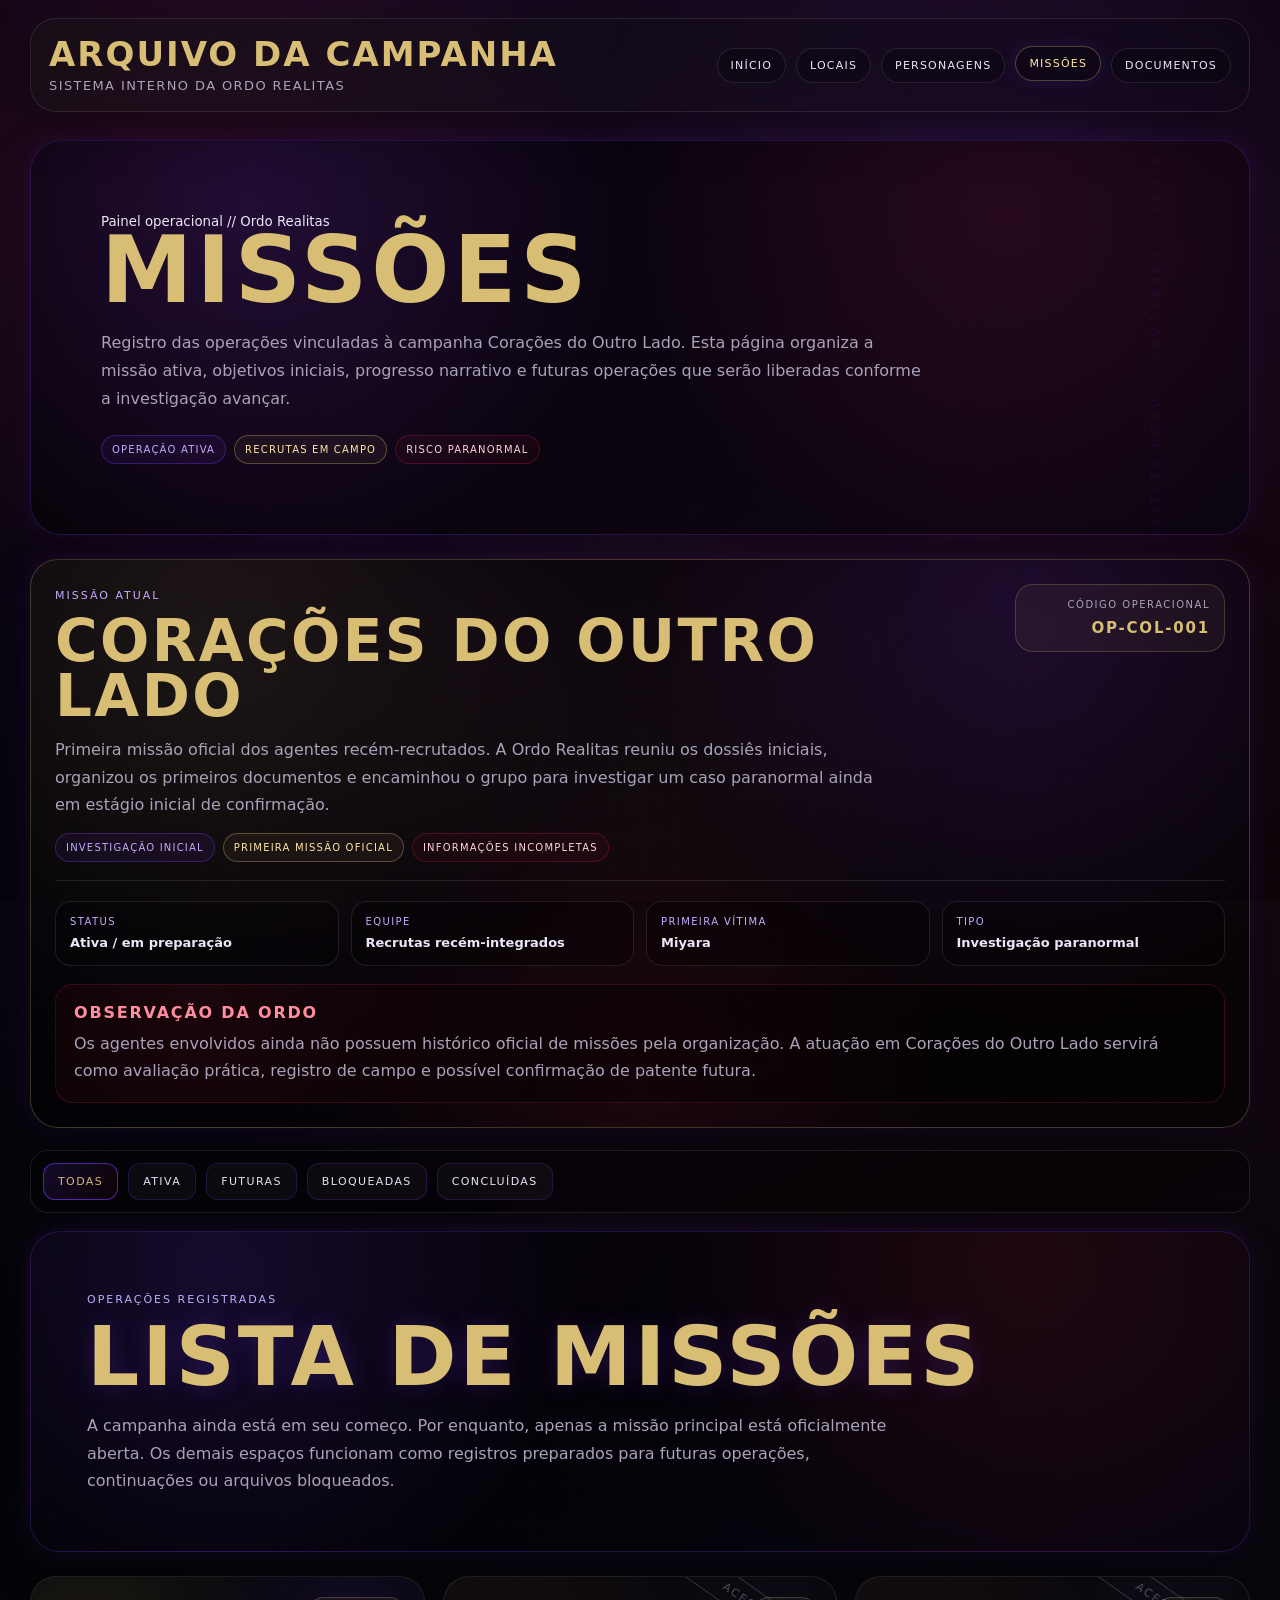
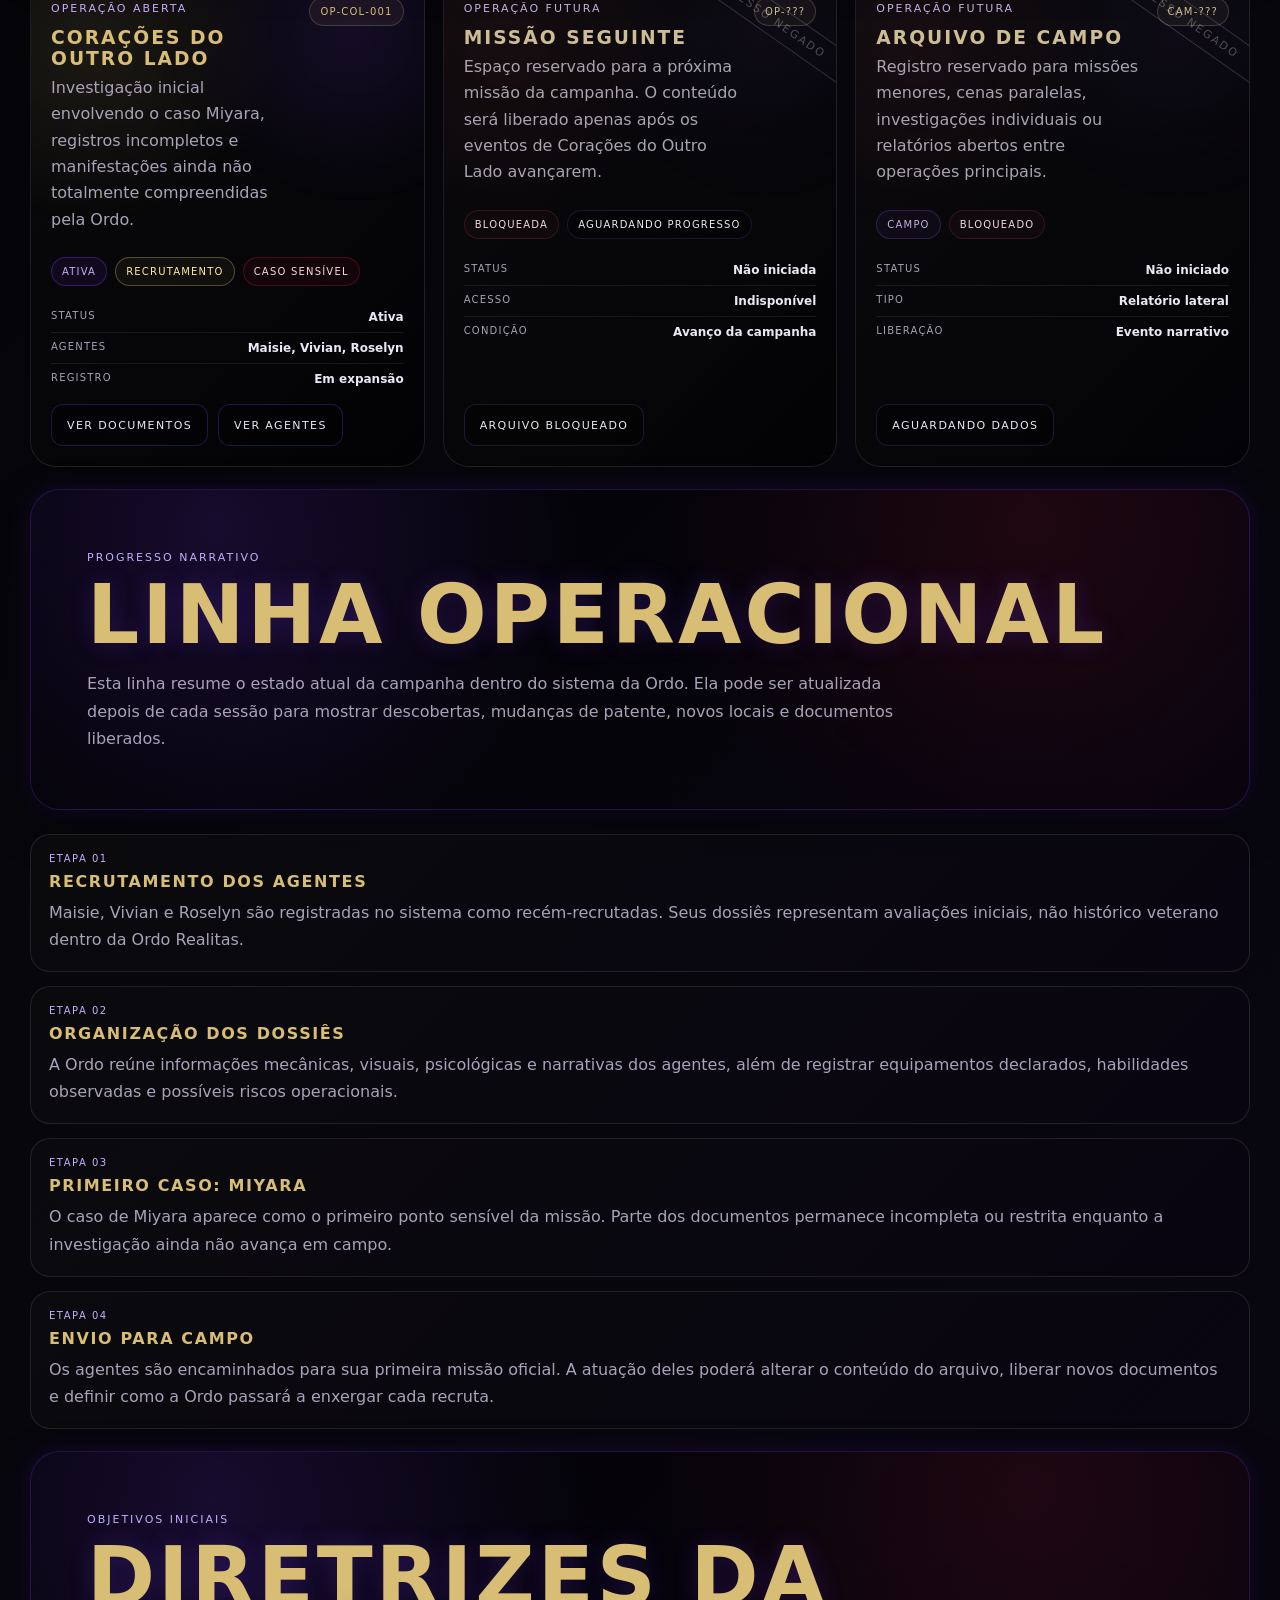
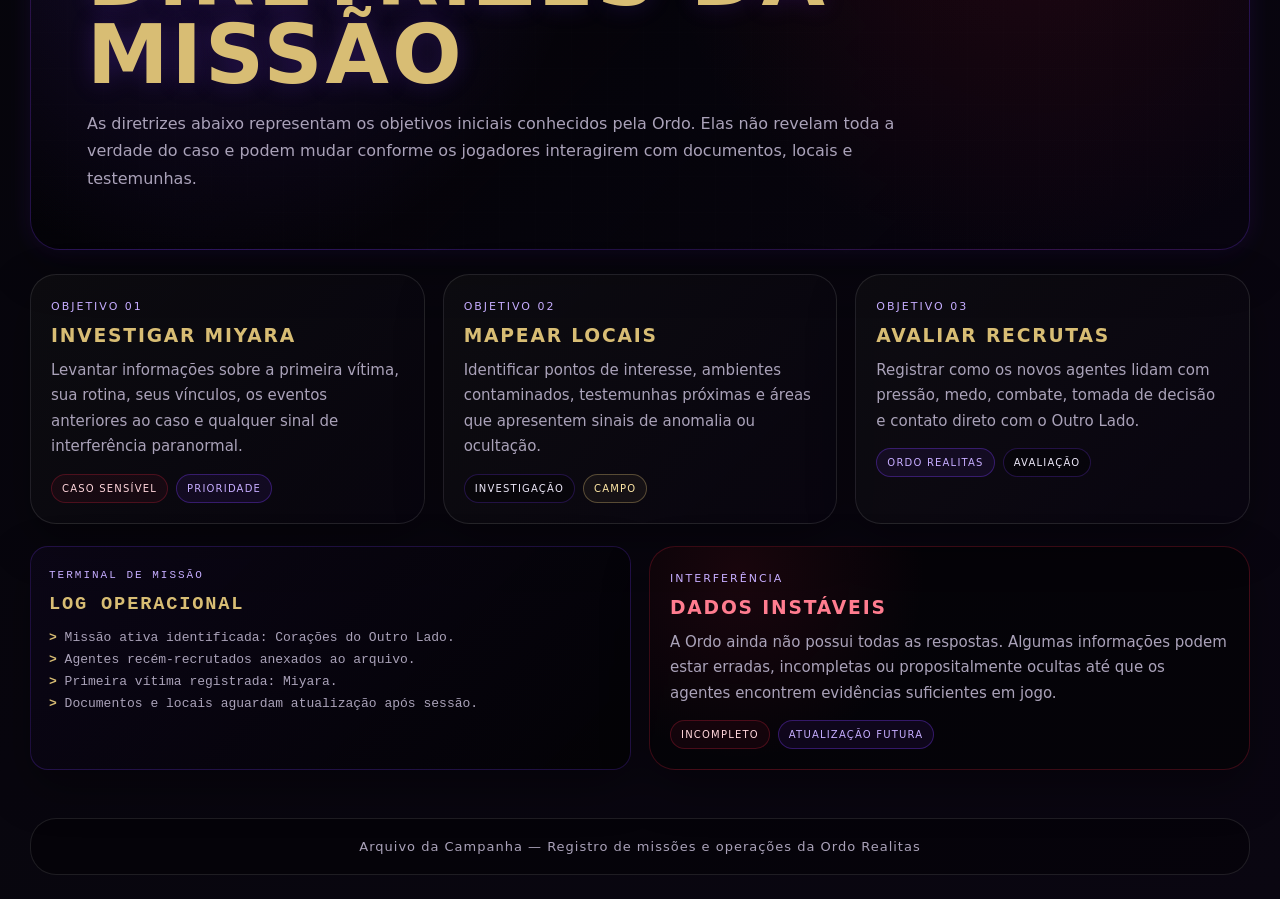
<file: missoes.html>
<!DOCTYPE html>
<html lang="pt-BR">
<head>
  <meta charset="UTF-8">
  <meta name="viewport" content="width=device-width, initial-scale=1.0">
  <title>Missões | Arquivo da Campanha</title>
  <link rel="icon" href="favicon.ico" type="image/x-icon">
  <link rel="stylesheet" href="style.css">

  <style>
    .painel-missoes {
      position: relative;
      overflow: hidden;
    }

    .painel-missoes::before {
      content: "MISSÕES // OPERAÇÕES // ORDO REALITAS";
      position: absolute;
      right: -115px;
      top: 50%;
      transform: rotate(90deg);
      color: rgba(124, 60, 255, 0.10);
      letter-spacing: 5px;
      font-size: 11px;
      pointer-events: none;
    }

    .missao-painel-atual {
      position: relative;
      overflow: hidden;
      border: 1px solid rgba(216, 189, 116, 0.26);
      border-radius: 28px;
      padding: 24px;
      background:
        radial-gradient(circle at 14% 15%, rgba(216, 189, 116, 0.10), transparent 34%),
        radial-gradient(circle at 82% 12%, rgba(124, 60, 255, 0.14), transparent 34%),
        radial-gradient(circle at 50% 92%, rgba(181, 31, 53, 0.12), transparent 38%),
        rgba(0,0,0,0.46);
      box-shadow: var(--sombra-card), var(--sombra-roxa);
      margin-bottom: 22px;
    }

    .missao-painel-atual::before {
      content: "";
      position: absolute;
      inset: 0;
      background:
        linear-gradient(90deg, rgba(255,255,255,0.018) 1px, transparent 1px),
        linear-gradient(rgba(255,255,255,0.018) 1px, transparent 1px);
      background-size: 34px 34px;
      opacity: 0.36;
      pointer-events: none;
    }

    .missao-painel-atual > * {
      position: relative;
      z-index: 1;
    }

    .missao-cabecalho {
      display: grid;
      grid-template-columns: 1fr auto;
      gap: 20px;
      align-items: start;
      margin-bottom: 20px;
      padding-bottom: 18px;
      border-bottom: 1px solid rgba(255,255,255,0.10);
    }

    .missao-cabecalho h3 {
      color: var(--amarelo);
      text-transform: uppercase;
      letter-spacing: 2.4px;
      font-size: clamp(30px, 6vw, 58px);
      line-height: 0.95;
      margin-bottom: 12px;
    }

    .missao-cabecalho p {
      color: var(--texto-fraco);
      line-height: 1.72;
      max-width: 840px;
    }

    .missao-codigo {
      border: 1px solid rgba(216, 189, 116, 0.24);
      border-radius: 18px;
      padding: 14px;
      background: rgba(216, 189, 116, 0.055);
      min-width: 210px;
      text-align: right;
    }

    .missao-codigo span {
      display: block;
      color: var(--texto-fraco);
      text-transform: uppercase;
      letter-spacing: 1.5px;
      font-size: 10px;
      margin-bottom: 8px;
    }

    .missao-codigo strong {
      color: var(--amarelo);
      text-transform: uppercase;
      letter-spacing: 1.8px;
      font-size: 15px;
    }

    .missao-grid-dados {
      display: grid;
      grid-template-columns: repeat(4, 1fr);
      gap: 12px;
      margin-top: 16px;
    }

    .missao-dado {
      border: 1px solid rgba(255,255,255,0.10);
      border-radius: 16px;
      padding: 14px;
      background: rgba(0,0,0,0.30);
    }

    .missao-dado span {
      display: block;
      color: var(--roxo-claro);
      text-transform: uppercase;
      letter-spacing: 1.4px;
      font-size: 10px;
      margin-bottom: 7px;
    }

    .missao-dado strong {
      color: var(--texto);
      display: block;
      line-height: 1.35;
      font-size: 13px;
    }

    .missao-alerta {
      border: 1px solid rgba(181, 31, 53, 0.28);
      border-radius: 18px;
      padding: 18px;
      background:
        radial-gradient(circle at 12% 18%, rgba(181, 31, 53, 0.13), transparent 34%),
        rgba(0,0,0,0.36);
      margin-top: 18px;
    }

    .missao-alerta h4 {
      color: #ff8da0;
      text-transform: uppercase;
      letter-spacing: 1.8px;
      margin-bottom: 8px;
    }

    .missao-alerta p {
      color: var(--texto-fraco);
      line-height: 1.7;
    }

    .timeline-missoes {
      display: grid;
      gap: 14px;
      margin-top: 18px;
    }

    .timeline-item {
      position: relative;
      border: 1px solid rgba(255,255,255,0.10);
      border-radius: 20px;
      padding: 18px;
      background:
        linear-gradient(135deg, rgba(255,255,255,0.026), rgba(124,60,255,0.035)),
        rgba(0,0,0,0.38);
      transition: 0.22s ease;
    }

    .timeline-item:hover {
      transform: translateY(-3px);
      border-color: rgba(124, 60, 255, 0.34);
      box-shadow: var(--sombra-card), var(--sombra-roxa);
    }

    .timeline-item span {
      display: block;
      color: var(--roxo-claro);
      text-transform: uppercase;
      letter-spacing: 1.5px;
      font-size: 10px;
      margin-bottom: 8px;
    }

    .timeline-item h4 {
      color: var(--amarelo);
      text-transform: uppercase;
      letter-spacing: 1.6px;
      margin-bottom: 8px;
    }

    .timeline-item p {
      color: var(--texto-fraco);
      line-height: 1.7;
    }

    .missao-card-custom {
      min-height: 330px;
      display: flex;
      flex-direction: column;
      justify-content: space-between;
    }

    .missao-card-custom::before {
      background:
        radial-gradient(circle at 16% 15%, rgba(124,60,255,0.16), transparent 34%),
        radial-gradient(circle at 82% 12%, rgba(181,31,53,0.10), transparent 32%);
    }

    .missao-card-custom.ativa::before {
      background:
        radial-gradient(circle at 16% 15%, rgba(216,189,116,0.13), transparent 34%),
        radial-gradient(circle at 82% 12%, rgba(124,60,255,0.16), transparent 32%);
    }

    .missao-card-custom.bloqueada::before {
      background:
        radial-gradient(circle at 16% 15%, rgba(181,31,53,0.16), transparent 34%),
        radial-gradient(circle at 82% 12%, rgba(124,60,255,0.10), transparent 32%);
    }

    .missao-topo {
      display: grid;
      gap: 12px;
    }

    .missao-identidade {
      display: flex;
      justify-content: space-between;
      align-items: flex-start;
      gap: 14px;
    }

    .missao-identidade h3 {
      margin-bottom: 6px;
    }

    .missao-sigla {
      flex: 0 0 auto;
      border: 1px solid rgba(216, 189, 116, 0.24);
      border-radius: 999px;
      padding: 8px 10px;
      color: var(--amarelo);
      background: rgba(216, 189, 116, 0.06);
      font-size: 10px;
      letter-spacing: 1.2px;
      text-transform: uppercase;
      white-space: nowrap;
    }

    .missao-mini-dados {
      display: grid;
      gap: 8px;
      margin-top: 12px;
    }

    .missao-mini-dado {
      display: flex;
      justify-content: space-between;
      gap: 12px;
      border-bottom: 1px solid rgba(255,255,255,0.08);
      padding-bottom: 8px;
    }

    .missao-mini-dado:last-child {
      border-bottom: none;
      padding-bottom: 0;
    }

    .missao-mini-dado span {
      color: var(--texto-fraco);
      text-transform: uppercase;
      letter-spacing: 1.2px;
      font-size: 10px;
    }

    .missao-mini-dado strong {
      color: var(--texto);
      font-size: 12px;
      text-align: right;
    }

    .missao-acoes {
      margin-top: 18px;
      display: flex;
      flex-wrap: wrap;
      gap: 10px;
    }

    @media (max-width: 1100px) {
      .missao-grid-dados {
        grid-template-columns: repeat(2, 1fr);
      }

      .missao-cabecalho {
        grid-template-columns: 1fr;
      }

      .missao-codigo {
        text-align: left;
      }
    }

    @media (max-width: 760px) {
      .painel-missoes::before {
        display: none;
      }

      .missao-painel-atual {
        padding: 16px;
        border-radius: 22px;
      }

      .missao-grid-dados {
        grid-template-columns: 1fr;
      }

      .missao-identidade {
        display: grid;
      }

      .missao-sigla {
        width: max-content;
      }

      .missao-card-custom {
        min-height: auto;
      }

      .missao-acoes {
        display: grid;
      }

      .missao-acoes .btn {
        width: 100%;
      }
    }
  </style>
</head>

<body>
  <div class="fundo-paranormal"></div>

  <header>
    <div>
      <h1>Arquivo da Campanha</h1>
      <p>Sistema interno da Ordo Realitas</p>
    </div>

    <nav>
      <a href="index.html">Início</a>
      <a href="locais.html">Locais</a>
      <a href="personagens.html">Personagens</a>
      <a href="missoes.html">Missões</a>
      <a href="documentos.html">Documentos</a>
    </nav>
  </header>

  <main>
    <section class="hero-principal painel-missoes aparecer">
      <small>Painel operacional // Ordo Realitas</small>

      <h2>Missões</h2>

      <p>
        Registro das operações vinculadas à campanha Corações do Outro Lado. Esta página organiza a missão
        ativa, objetivos iniciais, progresso narrativo e futuras operações que serão liberadas conforme a
        investigação avançar.
      </p>

      <div class="selos mt-3">
        <span class="selo roxo">Operação ativa</span>
        <span class="selo amarelo">Recrutas em campo</span>
        <span class="selo vermelho">Risco paranormal</span>
      </div>
    </section>

    <section class="missao-painel-atual">
      <div class="missao-cabecalho">
        <div>
          <span class="etiqueta">Missão atual</span>
          <h3>Corações do Outro Lado</h3>
          <p>
            Primeira missão oficial dos agentes recém-recrutados. A Ordo Realitas reuniu os dossiês iniciais,
            organizou os primeiros documentos e encaminhou o grupo para investigar um caso paranormal ainda
            em estágio inicial de confirmação.
          </p>

          <div class="tags mt-2">
            <span class="tag roxo">Investigação inicial</span>
            <span class="tag amarelo">Primeira missão oficial</span>
            <span class="tag vermelho">Informações incompletas</span>
          </div>
        </div>

        <div class="missao-codigo">
          <span>Código operacional</span>
          <strong>OP-COL-001</strong>
        </div>
      </div>

      <div class="missao-grid-dados">
        <div class="missao-dado">
          <span>Status</span>
          <strong>Ativa / em preparação</strong>
        </div>

        <div class="missao-dado">
          <span>Equipe</span>
          <strong>Recrutas recém-integrados</strong>
        </div>

        <div class="missao-dado">
          <span>Primeira vítima</span>
          <strong>Miyara</strong>
        </div>

        <div class="missao-dado">
          <span>Tipo</span>
          <strong>Investigação paranormal</strong>
        </div>
      </div>

      <div class="missao-alerta">
        <h4>Observação da Ordo</h4>
        <p>
          Os agentes envolvidos ainda não possuem histórico oficial de missões pela organização.
          A atuação em Corações do Outro Lado servirá como avaliação prática, registro de campo e possível
          confirmação de patente futura.
        </p>
      </div>
    </section>

    <section class="abas-personagens" data-area-filtros>
      <button class="filtro ativo" data-filtro="todos">Todas</button>
      <button class="filtro" data-filtro="ativa">Ativa</button>
      <button class="filtro" data-filtro="futura">Futuras</button>
      <button class="filtro" data-filtro="bloqueado">Bloqueadas</button>
      <button class="filtro" data-filtro="concluida">Concluídas</button>
    </section>

    <section class="hero">
      <small>Operações registradas</small>
      <h2>Lista de missões</h2>
      <p>
        A campanha ainda está em seu começo. Por enquanto, apenas a missão principal está oficialmente aberta.
        Os demais espaços funcionam como registros preparados para futuras operações, continuações ou arquivos
        bloqueados.
      </p>
    </section>

    <section class="personagens-grid">
      <article class="personagem-card missao-card-custom ativa" data-categoria="ativa">
        <div class="missao-topo">
          <div class="missao-identidade">
            <div>
              <span class="etiqueta">Operação aberta</span>
              <h3>Corações do Outro Lado</h3>
              <p>
                Investigação inicial envolvendo o caso Miyara, registros incompletos e manifestações ainda
                não totalmente compreendidas pela Ordo.
              </p>
            </div>

            <span class="missao-sigla">OP-COL-001</span>
          </div>

          <div class="tags">
            <span class="tag roxo">Ativa</span>
            <span class="tag amarelo">Recrutamento</span>
            <span class="tag vermelho">Caso sensível</span>
          </div>

          <div class="missao-mini-dados">
            <div class="missao-mini-dado">
              <span>Status</span>
              <strong>Ativa</strong>
            </div>

            <div class="missao-mini-dado">
              <span>Agentes</span>
              <strong>Maisie, Vivian, Roselyn</strong>
            </div>

            <div class="missao-mini-dado">
              <span>Registro</span>
              <strong>Em expansão</strong>
            </div>
          </div>
        </div>

        <div class="missao-acoes">
          <a class="btn" href="documentos.html">Ver documentos</a>
          <a class="btn" href="personagens.html">Ver agentes</a>
        </div>
      </article>

      <article class="personagem-card missao-card-custom bloqueada bloqueado" data-categoria="futura bloqueado" data-bloqueado="true">
        <div class="missao-topo">
          <div class="missao-identidade">
            <div>
              <span class="etiqueta">Operação futura</span>
              <h3>Missão seguinte</h3>
              <p>
                Espaço reservado para a próxima missão da campanha. O conteúdo será liberado apenas após
                os eventos de Corações do Outro Lado avançarem.
              </p>
            </div>

            <span class="missao-sigla">OP-???</span>
          </div>

          <div class="tags">
            <span class="tag vermelho">Bloqueada</span>
            <span class="tag">Aguardando progresso</span>
          </div>

          <div class="missao-mini-dados">
            <div class="missao-mini-dado">
              <span>Status</span>
              <strong>Não iniciada</strong>
            </div>

            <div class="missao-mini-dado">
              <span>Acesso</span>
              <strong>Indisponível</strong>
            </div>

            <div class="missao-mini-dado">
              <span>Condição</span>
              <strong>Avanço da campanha</strong>
            </div>
          </div>
        </div>

        <div class="missao-acoes">
          <a class="btn" href="#">Arquivo bloqueado</a>
        </div>
      </article>

      <article class="personagem-card missao-card-custom bloqueada bloqueado" data-categoria="futura bloqueado" data-bloqueado="true">
        <div class="missao-topo">
          <div class="missao-identidade">
            <div>
              <span class="etiqueta">Operação futura</span>
              <h3>Arquivo de campo</h3>
              <p>
                Registro reservado para missões menores, cenas paralelas, investigações individuais ou
                relatórios abertos entre operações principais.
              </p>
            </div>

            <span class="missao-sigla">CAM-???</span>
          </div>

          <div class="tags">
            <span class="tag roxo">Campo</span>
            <span class="tag vermelho">Bloqueado</span>
          </div>

          <div class="missao-mini-dados">
            <div class="missao-mini-dado">
              <span>Status</span>
              <strong>Não iniciado</strong>
            </div>

            <div class="missao-mini-dado">
              <span>Tipo</span>
              <strong>Relatório lateral</strong>
            </div>

            <div class="missao-mini-dado">
              <span>Liberação</span>
              <strong>Evento narrativo</strong>
            </div>
          </div>
        </div>

        <div class="missao-acoes">
          <a class="btn" href="#">Aguardando dados</a>
        </div>
      </article>
    </section>

    <section class="hero mt-3">
      <small>Progresso narrativo</small>
      <h2>Linha operacional</h2>
      <p>
        Esta linha resume o estado atual da campanha dentro do sistema da Ordo. Ela pode ser atualizada
        depois de cada sessão para mostrar descobertas, mudanças de patente, novos locais e documentos liberados.
      </p>
    </section>

    <section class="timeline-missoes">
      <article class="timeline-item">
        <span>Etapa 01</span>
        <h4>Recrutamento dos agentes</h4>
        <p>
          Maisie, Vivian e Roselyn são registradas no sistema como recém-recrutadas. Seus dossiês representam
          avaliações iniciais, não histórico veterano dentro da Ordo Realitas.
        </p>
      </article>

      <article class="timeline-item">
        <span>Etapa 02</span>
        <h4>Organização dos dossiês</h4>
        <p>
          A Ordo reúne informações mecânicas, visuais, psicológicas e narrativas dos agentes, além de registrar
          equipamentos declarados, habilidades observadas e possíveis riscos operacionais.
        </p>
      </article>

      <article class="timeline-item">
        <span>Etapa 03</span>
        <h4>Primeiro caso: Miyara</h4>
        <p>
          O caso de Miyara aparece como o primeiro ponto sensível da missão. Parte dos documentos permanece
          incompleta ou restrita enquanto a investigação ainda não avança em campo.
        </p>
      </article>

      <article class="timeline-item">
        <span>Etapa 04</span>
        <h4>Envio para campo</h4>
        <p>
          Os agentes são encaminhados para sua primeira missão oficial. A atuação deles poderá alterar o conteúdo
          do arquivo, liberar novos documentos e definir como a Ordo passará a enxergar cada recruta.
        </p>
      </article>
    </section>

    <section class="hero mt-3">
      <small>Objetivos iniciais</small>
      <h2>Diretrizes da missão</h2>
      <p>
        As diretrizes abaixo representam os objetivos iniciais conhecidos pela Ordo. Elas não revelam toda a verdade
        do caso e podem mudar conforme os jogadores interagirem com documentos, locais e testemunhas.
      </p>
    </section>

    <section class="grid-3">
      <article class="card">
        <span class="etiqueta">Objetivo 01</span>
        <h3>Investigar Miyara</h3>
        <p>
          Levantar informações sobre a primeira vítima, sua rotina, seus vínculos, os eventos anteriores ao caso
          e qualquer sinal de interferência paranormal.
        </p>

        <div class="tags mt-2">
          <span class="tag vermelho">Caso sensível</span>
          <span class="tag roxo">Prioridade</span>
        </div>
      </article>

      <article class="card">
        <span class="etiqueta">Objetivo 02</span>
        <h3>Mapear locais</h3>
        <p>
          Identificar pontos de interesse, ambientes contaminados, testemunhas próximas e áreas que apresentem
          sinais de anomalia ou ocultação.
        </p>

        <div class="tags mt-2">
          <span class="tag">Investigação</span>
          <span class="tag amarelo">Campo</span>
        </div>
      </article>

      <article class="card">
        <span class="etiqueta">Objetivo 03</span>
        <h3>Avaliar recrutas</h3>
        <p>
          Registrar como os novos agentes lidam com pressão, medo, combate, tomada de decisão e contato direto
          com o Outro Lado.
        </p>

        <div class="tags mt-2">
          <span class="tag roxo">Ordo Realitas</span>
          <span class="tag">Avaliação</span>
        </div>
      </article>
    </section>

    <section class="grid-2 mt-3">
      <article class="card terminal-card">
        <span class="etiqueta">Terminal de missão</span>
        <h3>Log operacional</h3>
        <p><b>&gt;</b> Missão ativa identificada: Corações do Outro Lado.</p>
        <p><b>&gt;</b> Agentes recém-recrutados anexados ao arquivo.</p>
        <p><b>&gt;</b> Primeira vítima registrada: Miyara.</p>
        <p><b>&gt;</b> Documentos e locais aguardam atualização após sessão.</p>
      </article>

      <article class="card documento-corrompido">
        <span class="etiqueta">Interferência</span>
        <h3>Dados instáveis</h3>
        <p>
          A Ordo ainda não possui todas as respostas. Algumas informações podem estar erradas, incompletas
          ou propositalmente ocultas até que os agentes encontrem evidências suficientes em jogo.
        </p>

        <div class="tags mt-2">
          <span class="tag vermelho">Incompleto</span>
          <span class="tag roxo">Atualização futura</span>
        </div>
      </article>
    </section>
  </main>

  <footer>
    <p>Arquivo da Campanha — Registro de missões e operações da Ordo Realitas</p>
  </footer>

  <script src="script.js"></script>
</body>
</html>
</file>
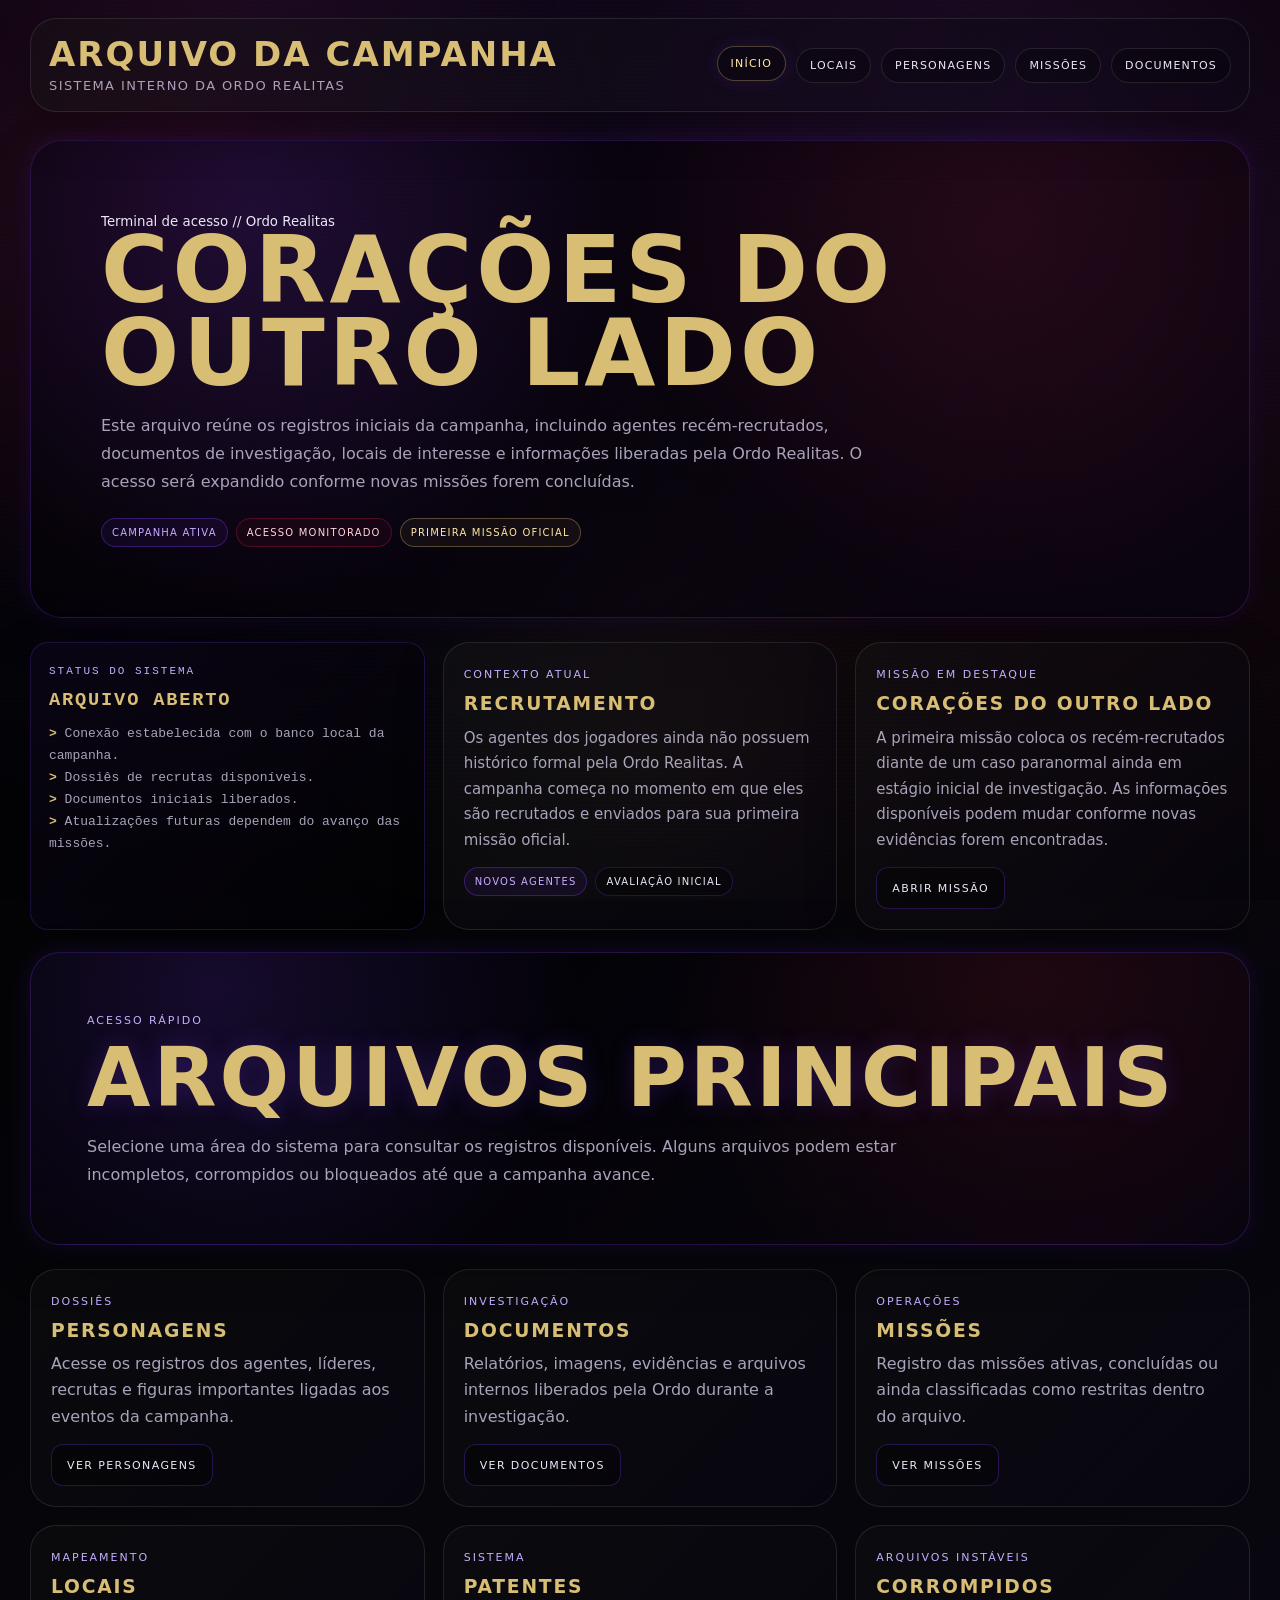
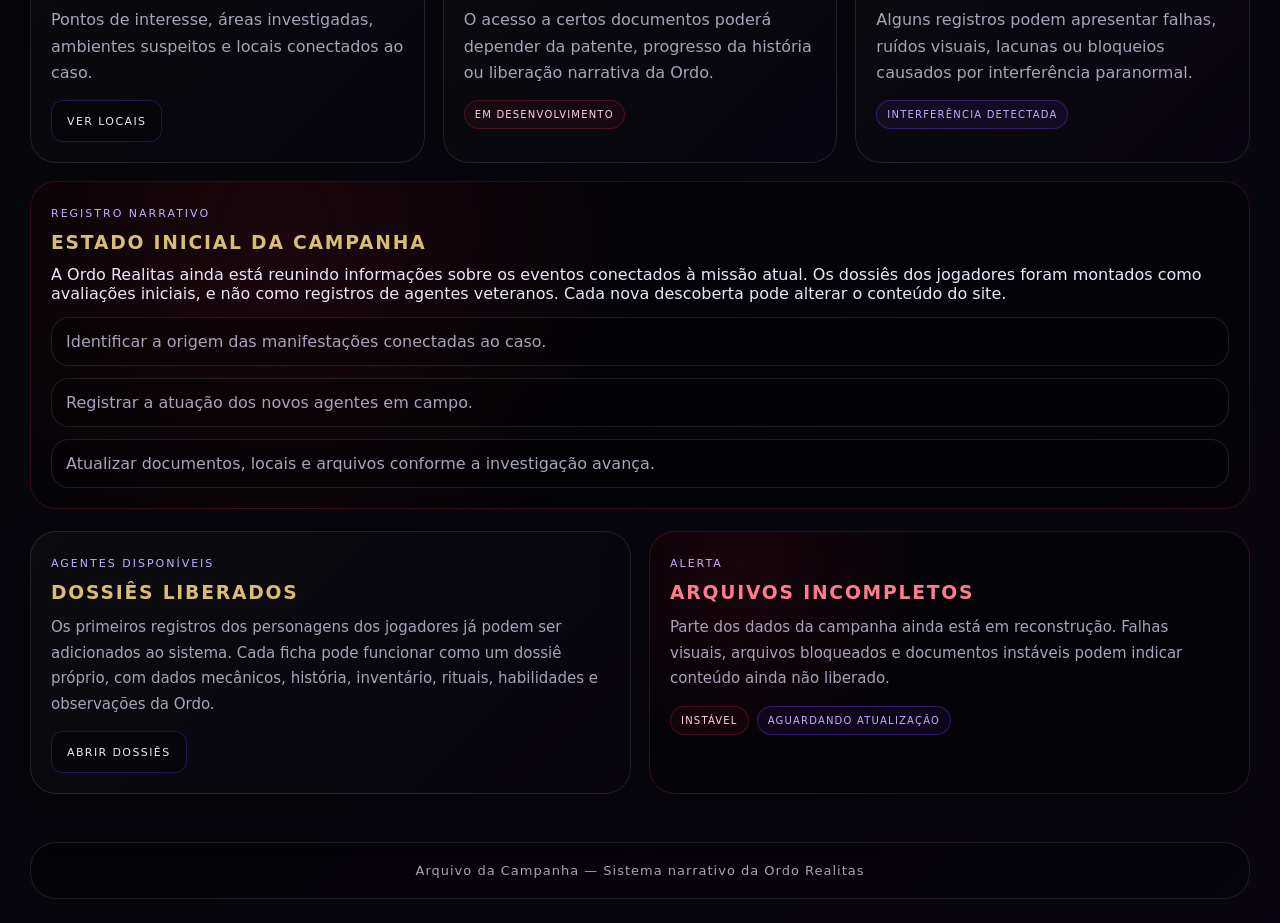
<file: ordo-realitas.html>
<!DOCTYPE html>
<html lang="pt-BR">
<head>
  <meta charset="UTF-8">

  <script>
    if (sessionStorage.getItem("acessoOrdoRealitas") !== "autorizado") {
      window.location.replace("index.html");
    }
  </script>

  <meta name="viewport" content="width=device-width, initial-scale=1.0">
  <title>Ordo Realitas | Sistema Interno</title>
  <link rel="icon" href="favicon.ico" type="image/x-icon">
  <link rel="stylesheet" href="style.css">

  <style>
    .pagina-ordo {
      position: relative;
      overflow: hidden;
    }

    .pagina-ordo::before {
      content: "SISTEMA INTERNO // ORDO REALITAS // ACESSO RESTRITO";
      position: absolute;
      right: -165px;
      top: 50%;
      transform: rotate(90deg);
      color: rgba(124, 60, 255, 0.10);
      letter-spacing: 5px;
      font-size: 11px;
      pointer-events: none;
    }

    .alerta-restrito {
      border: 1px solid rgba(181, 31, 53, 0.32);
      border-radius: 24px;
      padding: 20px;
      margin-bottom: 22px;
      background:
        radial-gradient(circle at 12% 20%, rgba(181, 31, 53, 0.15), transparent 34%),
        linear-gradient(135deg, rgba(124,60,255,0.05), rgba(0,0,0,0.38)),
        rgba(0,0,0,0.46);
      box-shadow: var(--sombra-card), var(--sombra-vermelha);
    }

    .alerta-restrito h3 {
      color: #ff8da0;
      text-transform: uppercase;
      letter-spacing: 2px;
      margin-bottom: 10px;
    }

    .alerta-restrito p {
      color: var(--texto-fraco);
      line-height: 1.72;
    }

    .painel-interno-ordo {
      position: relative;
      overflow: hidden;
      border: 1px solid rgba(124, 60, 255, 0.24);
      border-radius: 30px;
      padding: 24px;
      background:
        radial-gradient(circle at 16% 14%, rgba(124, 60, 255, 0.16), transparent 34%),
        radial-gradient(circle at 84% 18%, rgba(216, 189, 116, 0.10), transparent 34%),
        linear-gradient(135deg, rgba(0,0,0,0.58), rgba(8,4,16,0.72));
      box-shadow: var(--sombra-card), var(--sombra-roxa);
      margin-bottom: 22px;
    }

    .painel-interno-ordo::before {
      content: "";
      position: absolute;
      inset: 0;
      background:
        linear-gradient(90deg, rgba(255,255,255,0.018) 1px, transparent 1px),
        linear-gradient(rgba(255,255,255,0.018) 1px, transparent 1px);
      background-size: 34px 34px;
      opacity: 0.36;
      pointer-events: none;
    }

    .painel-interno-ordo > * {
      position: relative;
      z-index: 1;
    }

    .ordo-cabecalho {
      display: grid;
      grid-template-columns: 1fr auto;
      gap: 22px;
      align-items: start;
      padding-bottom: 20px;
      margin-bottom: 20px;
      border-bottom: 1px solid rgba(255,255,255,0.10);
    }

    .ordo-cabecalho h2 {
      color: var(--amarelo);
      text-transform: uppercase;
      letter-spacing: 3px;
      font-size: clamp(38px, 8vw, 82px);
      line-height: 0.92;
      margin-bottom: 14px;
      text-shadow: 0 0 24px rgba(124, 60, 255, 0.24);
    }

    .ordo-cabecalho p {
      color: var(--texto-fraco);
      line-height: 1.72;
      max-width: 850px;
    }

    .ordo-status {
      border: 1px solid rgba(216, 189, 116, 0.24);
      border-radius: 18px;
      padding: 15px;
      min-width: 230px;
      background: rgba(216, 189, 116, 0.055);
      text-align: right;
    }

    .ordo-status span,
    .mini-card-ordo span,
    .setor-ordo span,
    .protocolo-ordo span,
    .patente-card span,
    .lider-card span,
    .arquivo-restrito span {
      display: block;
      color: var(--roxo-claro);
      text-transform: uppercase;
      letter-spacing: 1.5px;
      font-size: 10px;
      margin-bottom: 8px;
    }

    .ordo-status strong {
      display: block;
      color: var(--amarelo);
      text-transform: uppercase;
      letter-spacing: 1.8px;
      font-size: 15px;
      line-height: 1.35;
    }

    .mini-grid-ordo {
      display: grid;
      grid-template-columns: repeat(4, 1fr);
      gap: 12px;
    }

    .mini-card-ordo {
      border: 1px solid rgba(255,255,255,0.10);
      border-radius: 16px;
      padding: 14px;
      background: rgba(0,0,0,0.30);
    }

    .mini-card-ordo strong {
      color: var(--texto);
      display: block;
      line-height: 1.35;
      font-size: 13px;
    }

    .terminal-ordo {
      border: 1px solid rgba(124, 60, 255, 0.24);
      border-radius: 22px;
      padding: 20px;
      margin-bottom: 22px;
      background:
        linear-gradient(135deg, rgba(124,60,255,0.07), rgba(0,0,0,0.32)),
        rgba(0,0,0,0.54);
      font-family: "Courier New", ui-monospace, monospace;
    }

    .terminal-ordo h3 {
      color: var(--amarelo);
      text-transform: uppercase;
      letter-spacing: 2px;
      margin-bottom: 14px;
      font-family: inherit;
    }

    .terminal-ordo p {
      color: var(--texto-fraco);
      line-height: 1.75;
      font-size: 13px;
      margin-bottom: 8px;
    }

    .terminal-ordo b {
      color: var(--amarelo);
    }

    .grid-lideres {
      display: grid;
      grid-template-columns: repeat(4, 1fr);
      gap: 18px;
      margin-top: 18px;
    }

    .lider-card {
      position: relative;
      overflow: hidden;
      border: 1px solid rgba(255,255,255,0.10);
      border-radius: 24px;
      padding: 20px;
      background:
        linear-gradient(135deg, rgba(255,255,255,0.030), rgba(124,60,255,0.035)),
        rgba(0,0,0,0.44);
      min-height: 340px;
      transition: 0.22s ease;
    }

    .lider-card::before {
      content: "";
      position: absolute;
      inset: 0;
      opacity: 0.8;
      pointer-events: none;
    }

    .lider-card.klint::before {
      background:
        radial-gradient(circle at 18% 16%, rgba(216,189,116,0.11), transparent 34%),
        radial-gradient(circle at 80% 14%, rgba(124,60,255,0.10), transparent 34%);
    }

    .lider-card.yuna::before {
      background:
        radial-gradient(circle at 18% 16%, rgba(124,60,255,0.16), transparent 34%),
        radial-gradient(circle at 80% 14%, rgba(180,180,200,0.10), transparent 34%);
    }

    .lider-card.lisa::before {
      background:
        radial-gradient(circle at 18% 16%, rgba(139,214,133,0.10), transparent 34%),
        radial-gradient(circle at 80% 14%, rgba(216,189,116,0.10), transparent 34%);
    }

    .lider-card.blender::before {
      background:
        radial-gradient(circle at 18% 16%, rgba(181,31,53,0.20), transparent 34%),
        radial-gradient(circle at 80% 14%, rgba(216,189,116,0.12), transparent 34%);
    }

    .lider-card > * {
      position: relative;
      z-index: 1;
    }

    .lider-card:hover,
    .setor-ordo:hover,
    .protocolo-ordo:hover,
    .patente-card:hover,
    .arquivo-restrito:hover {
      transform: translateY(-4px);
      border-color: rgba(124, 60, 255, 0.36);
      box-shadow: var(--sombra-card), var(--sombra-roxa);
    }

    .lider-card h3 {
      color: var(--amarelo);
      text-transform: uppercase;
      letter-spacing: 2px;
      margin-bottom: 10px;
    }

    .lider-card p {
      color: var(--texto-fraco);
      line-height: 1.68;
      margin-bottom: 14px;
    }

    .lider-dados {
      display: grid;
      gap: 8px;
      margin-top: 14px;
    }

    .lider-dado {
      display: flex;
      justify-content: space-between;
      gap: 12px;
      border-bottom: 1px solid rgba(255,255,255,0.08);
      padding-bottom: 8px;
    }

    .lider-dado:last-child {
      border-bottom: none;
      padding-bottom: 0;
    }

    .lider-dado small {
      color: var(--texto-fraco);
      text-transform: uppercase;
      letter-spacing: 1.2px;
      font-size: 10px;
    }

    .lider-dado strong {
      color: var(--texto);
      font-size: 12px;
      text-align: right;
    }

    .setores-ordo-grid,
    .protocolos-grid,
    .patentes-grid,
    .arquivos-restritos-grid {
      display: grid;
      grid-template-columns: repeat(3, 1fr);
      gap: 18px;
      margin-top: 18px;
    }

    .setor-ordo,
    .protocolo-ordo,
    .patente-card,
    .arquivo-restrito {
      position: relative;
      overflow: hidden;
      border: 1px solid rgba(255,255,255,0.10);
      border-radius: 24px;
      padding: 20px;
      background:
        linear-gradient(135deg, rgba(255,255,255,0.026), rgba(124,60,255,0.030)),
        rgba(0,0,0,0.42);
      transition: 0.22s ease;
    }

    .setor-ordo h3,
    .protocolo-ordo h3,
    .patente-card h3,
    .arquivo-restrito h3 {
      color: var(--amarelo);
      text-transform: uppercase;
      letter-spacing: 1.8px;
      margin-bottom: 10px;
    }

    .setor-ordo p,
    .protocolo-ordo p,
    .patente-card p,
    .arquivo-restrito p {
      color: var(--texto-fraco);
      line-height: 1.68;
    }

    .nivel-patente {
      display: flex;
      align-items: center;
      gap: 8px;
      margin: 14px 0;
    }

    .nivel-ponto {
      width: 12px;
      height: 12px;
      border-radius: 50%;
      background: rgba(124, 60, 255, 0.35);
      border: 1px solid rgba(198, 173, 255, 0.35);
      box-shadow: 0 0 10px rgba(124, 60, 255, 0.20);
    }

    .nivel-ponto.ativo {
      background: var(--amarelo);
      border-color: rgba(255, 232, 166, 0.65);
      box-shadow: 0 0 14px rgba(216, 189, 116, 0.40);
    }

    .arquivo-restrito.bloqueado {
      border-color: rgba(181, 31, 53, 0.24);
    }

    .arquivo-restrito.bloqueado::after {
      content: "RESTRITO";
      position: absolute;
      right: -36px;
      top: 24px;
      transform: rotate(35deg);
      color: rgba(255,255,255,0.25);
      border: 1px solid rgba(255,255,255,0.14);
      padding: 7px 38px;
      font-size: 10px;
      letter-spacing: 2px;
      text-transform: uppercase;
    }

    .registro-final-ordo {
      border: 1px solid rgba(216, 189, 116, 0.24);
      border-radius: 24px;
      padding: 22px;
      margin-top: 22px;
      background:
        radial-gradient(circle at 12% 20%, rgba(216, 189, 116, 0.08), transparent 34%),
        rgba(0,0,0,0.42);
    }

    .registro-final-ordo h3 {
      color: var(--amarelo);
      text-transform: uppercase;
      letter-spacing: 2px;
      margin-bottom: 12px;
    }

    .registro-final-ordo p {
      color: var(--texto-fraco);
      line-height: 1.72;
    }

    @media (max-width: 1180px) {
      .grid-lideres {
        grid-template-columns: repeat(2, 1fr);
      }
    }

    @media (max-width: 1100px) {
      .ordo-cabecalho {
        grid-template-columns: 1fr;
      }

      .ordo-status {
        text-align: left;
      }

      .mini-grid-ordo,
      .setores-ordo-grid,
      .protocolos-grid,
      .patentes-grid,
      .arquivos-restritos-grid {
        grid-template-columns: repeat(2, 1fr);
      }
    }

    @media (max-width: 760px) {
      .pagina-ordo::before {
        display: none;
      }

      .painel-interno-ordo {
        padding: 16px;
        border-radius: 22px;
      }

      .ordo-cabecalho h2 {
        font-size: 38px;
        letter-spacing: 2px;
      }

      .mini-grid-ordo,
      .grid-lideres,
      .setores-ordo-grid,
      .protocolos-grid,
      .patentes-grid,
      .arquivos-restritos-grid {
        grid-template-columns: 1fr;
      }

      .lider-card,
      .setor-ordo,
      .protocolo-ordo,
      .patente-card,
      .arquivo-restrito {
        min-height: auto;
        padding: 16px;
        border-radius: 18px;
      }

      .lider-card:hover,
      .setor-ordo:hover,
      .protocolo-ordo:hover,
      .patente-card:hover,
      .arquivo-restrito:hover {
        transform: none;
      }
    }
  </style>
</head>

<body>
  <div class="fundo-paranormal"></div>

  <header>
    <div>
      <h1>Sistema Interno</h1>
      <p>Ordo Realitas — acesso restrito</p>
    </div>

    <nav>
      <a href="index.html" id="sair-ordo">Sair</a>
      <a href="personagens.html">Dossiês</a>
      <a href="documentos.html">Documentos</a>
      <a href="missoes.html">Missões</a>
    </nav>
  </header>

  <main>
    <section class="hero-principal pagina-ordo aparecer">
      <small>Credencial aceita // Sistema interno</small>

      <h2>Ordo Realitas</h2>

      <p>
        Acesso concedido ao painel interno da organização. Esta área reúne informações estruturais
        sobre a Ordo Realitas, sua hierarquia, setores operacionais, protocolos de campo e regras de
        liberação de arquivos para agentes recém-recrutados.
      </p>

      <div class="selos mt-3">
        <span class="selo roxo">Acesso restrito</span>
        <span class="selo amarelo">Sistema interno</span>
        <span class="selo vermelho">Monitoramento ativo</span>
      </div>
    </section>

    <section class="alerta-restrito">
      <h3>Registro confidencial</h3>
      <p>
        Este painel não aparece no menu público do Arquivo da Campanha. O acesso é narrativo e representa
        uma área interna da Ordo Realitas. Informações aqui podem ser atualizadas conforme patentes, eventos
        de campanha e decisões do mestre.
      </p>
    </section>

    <section class="painel-interno-ordo">
      <div class="ordo-cabecalho">
        <div>
          <span class="etiqueta">Organização</span>
          <h2>Ordo Realitas</h2>
          <p>
            A Ordo Realitas atua na contenção, investigação e neutralização de ameaças paranormais.
            Para agentes recém-recrutados, a organização funciona ao mesmo tempo como abrigo, comando,
            arquivo, tribunal silencioso e ponto de partida para missões que pessoas comuns jamais deveriam conhecer.
          </p>

          <div class="tags mt-2">
            <span class="tag roxo">Investigação paranormal</span>
            <span class="tag amarelo">Comando operacional</span>
            <span class="tag vermelho">Risco constante</span>
          </div>
        </div>

        <div class="ordo-status">
          <span>Status do acesso</span>
          <strong>Credencial temporária autorizada</strong>
        </div>
      </div>

      <div class="mini-grid-ordo">
        <div class="mini-card-ordo">
          <span>Função</span>
          <strong>Conter o Outro Lado</strong>
        </div>

        <div class="mini-card-ordo">
          <span>Estrutura</span>
          <strong>Comando, setores e agentes</strong>
        </div>

        <div class="mini-card-ordo">
          <span>Acesso</span>
          <strong>Dependente de patente</strong>
        </div>

        <div class="mini-card-ordo">
          <span>Estado atual</span>
          <strong>Recrutas em avaliação</strong>
        </div>
      </div>
    </section>

    <section class="terminal-ordo">
      <h3>Terminal interno</h3>
      <p><b>&gt;</b> Credencial reconhecida.</p>
      <p><b>&gt;</b> Carregando estrutura interna da Ordo Realitas...</p>
      <p><b>&gt;</b> Recrutas vinculados à missão Corações do Outro Lado detectados.</p>
      <p><b>&gt;</b> Histórico oficial dos recrutas: inexistente antes da primeira missão.</p>
      <p><b>&gt;</b> Núcleo de comando identificado: Klint, Yuna, Lisa e Blender.</p>
      <p><b>&gt;</b> Sistema de patentes: em preparação.</p>
    </section>

    <section class="hero">
      <small>Comando</small>
      <h2>Núcleo da Ordem</h2>
      <p>
        A base operacional da campanha é sustentada por figuras centrais que coordenam, analisam,
        combatem e estruturam a atuação dos agentes. Para os recrutas, esses nomes representam
        autoridade, orientação, pressão e o tipo de pessoa que sobrevive tempo demais encarando o Outro Lado.
      </p>
    </section>

    <section class="grid-lideres">
      <article class="lider-card klint">
        <span>Líder da Ordo</span>
        <h3>Klint</h3>
        <p>
          Figura quase lendária dentro da organização. Klint carrega o peso de enviar agentes para missões
          perigosas e entende que, às vezes, perder alguns é a única forma de impedir uma tragédia maior.
        </p>

        <div class="tags">
          <span class="tag amarelo">Comando</span>
          <span class="tag roxo">Mentor</span>
          <span class="tag vermelho">Peso de liderança</span>
        </div>

        <div class="lider-dados">
          <div class="lider-dado">
            <small>Função</small>
            <strong>Líder geral</strong>
          </div>

          <div class="lider-dado">
            <small>Status</small>
            <strong>Ativo</strong>
          </div>

          <div class="lider-dado">
            <small>Acesso</small>
            <strong>Restrito</strong>
          </div>
        </div>
      </article>

      <article class="lider-card yuna">
        <span>Semi-Líder Ocultista</span>
        <h3>Yuna</h3>
        <p>
          Reservada, distante e especializada em análise paranormal. Yuna é chamada quando artefatos,
          manifestações, símbolos ou rupturas do Outro Lado exigem alguém que entende o que não deveria ser entendido.
        </p>

        <div class="tags">
          <span class="tag roxo">Ocultista</span>
          <span class="tag">Morte</span>
          <span class="tag amarelo">NEX 60%</span>
        </div>

        <div class="lider-dados">
          <div class="lider-dado">
            <small>Função</small>
            <strong>Análise paranormal</strong>
          </div>

          <div class="lider-dado">
            <small>Status</small>
            <strong>Ativa</strong>
          </div>

          <div class="lider-dado">
            <small>Contato</small>
            <strong>Limitado</strong>
          </div>
        </div>
      </article>

      <article class="lider-card lisa">
        <span>Semi-Líder Especialista</span>
        <h3>Lisa</h3>
        <p>
          Comunicativa, intensa e prática. Lisa coordena agentes, organiza missões e mantém a estrutura funcionando
          quando o caos ameaça engolir os setores da Ordem.
        </p>

        <div class="tags">
          <span class="tag roxo">Especialista</span>
          <span class="tag">Coordenação</span>
          <span class="tag amarelo">NEX 60%</span>
        </div>

        <div class="lider-dados">
          <div class="lider-dado">
            <small>Função</small>
            <strong>Treinamento e comando</strong>
          </div>

          <div class="lider-dado">
            <small>Status</small>
            <strong>Ativa</strong>
          </div>

          <div class="lider-dado">
            <small>Postura</small>
            <strong>Direta</strong>
          </div>
        </div>
      </article>

      <article class="lider-card blender">
        <span>Semi-Líder Combatente</span>
        <h3>Blender</h3>
        <p>
          Porra-louca total, alto, grosseiro e sincero até demais. Blender fala sem filtro, ri em situações perigosas
          e xinga enquanto luta. Valoriza coragem, resistência e qualquer pessoa que aguente continuar de pé depois de apanhar.
        </p>

        <div class="tags">
          <span class="tag vermelho">Combatente</span>
          <span class="tag">Lutador</span>
          <span class="tag amarelo">NEX 60%</span>
        </div>

        <div class="lider-dados">
          <div class="lider-dado">
            <small>Função</small>
            <strong>Combate e linha de frente</strong>
          </div>

          <div class="lider-dado">
            <small>Status</small>
            <strong>Ativo</strong>
          </div>

          <div class="lider-dado">
            <small>Postura</small>
            <strong>Vai pra rua</strong>
          </div>
        </div>
      </article>
    </section>

    <section class="hero mt-3">
      <small>Estrutura</small>
      <h2>Setores internos</h2>
      <p>
        A Ordo funciona por setores que distribuem agentes, recursos e informações. Estes setores podem ser
        expandidos no site conforme novas mecânicas de patente, treinamento e acesso forem implementadas.
      </p>
    </section>

    <section class="setores-ordo-grid">
      <article class="setor-ordo">
        <span>Setor 01</span>
        <h3>Comando</h3>
        <p>
          Define missões, autoriza operações, distribui equipes e assume a responsabilidade pelas decisões
          mais pesadas da organização.
        </p>

        <div class="tags mt-2">
          <span class="tag amarelo">Klint</span>
          <span class="tag vermelho">Decisão crítica</span>
        </div>
      </article>

      <article class="setor-ordo">
        <span>Setor 02</span>
        <h3>Ocultismo</h3>
        <p>
          Analisa rituais, símbolos, elementos, artefatos, manifestações e qualquer fenômeno que ultrapasse
          a compreensão comum.
        </p>

        <div class="tags mt-2">
          <span class="tag roxo">Yuna</span>
          <span class="tag">Outro Lado</span>
        </div>
      </article>

      <article class="setor-ordo">
        <span>Setor 03</span>
        <h3>Operações</h3>
        <p>
          Organiza treinamento, logística, briefing, extração, avaliação de campo e suporte direto para os agentes.
        </p>

        <div class="tags mt-2">
          <span class="tag roxo">Lisa</span>
          <span class="tag amarelo">Coordenação</span>
        </div>
      </article>

      <article class="setor-ordo">
        <span>Setor 04</span>
        <h3>Combate</h3>
        <p>
          Treina agentes para sobreviverem em confronto direto, enfrentar criaturas, proteger civis sob pressão
          e agir quando investigação vira pancadaria.
        </p>

        <div class="tags mt-2">
          <span class="tag vermelho">Blender</span>
          <span class="tag">Linha de frente</span>
        </div>
      </article>

      <article class="setor-ordo">
        <span>Setor 05</span>
        <h3>Arquivos</h3>
        <p>
          Mantém relatórios, dossiês, documentos, evidências e registros de missões concluídas ou em andamento.
          Também organiza quais informações podem ser liberadas para cada patente.
        </p>

        <div class="tags mt-2">
          <span class="tag">Documentos</span>
          <span class="tag vermelho">Acesso controlado</span>
        </div>
      </article>

      <article class="setor-ordo">
        <span>Setor 06</span>
        <h3>Contenção</h3>
        <p>
          Área responsável por armazenar, isolar ou neutralizar objetos, pessoas e manifestações consideradas instáveis.
          Nem todo problema pode ser destruído; alguns precisam ser trancados.
        </p>

        <div class="tags mt-2">
          <span class="tag vermelho">Restrito</span>
          <span class="tag roxo">Alto risco</span>
        </div>
      </article>
    </section>

    <section class="hero mt-3">
      <small>Acesso e progressão</small>
      <h2>Sistema de patentes</h2>
      <p>
        A campanha pode usar patentes como forma narrativa de liberar documentos, setores, missões e informações.
        Por enquanto, os personagens dos jogadores entram como recrutas.
      </p>
    </section>

    <section class="patentes-grid">
      <article class="patente-card">
        <span>Patente inicial</span>
        <h3>Recruta</h3>
        <p>
          Agente recém-integrado. Possui acesso a dossiês básicos, missão inicial e documentos filtrados.
        </p>

        <div class="nivel-patente">
          <div class="nivel-ponto ativo"></div>
          <div class="nivel-ponto"></div>
          <div class="nivel-ponto"></div>
          <div class="nivel-ponto"></div>
        </div>

        <div class="tags">
          <span class="tag amarelo">Atual</span>
          <span class="tag">Jogadores</span>
        </div>
      </article>

      <article class="patente-card">
        <span>Patente futura</span>
        <h3>Agente</h3>
        <p>
          Acesso expandido a relatórios, pistas completas e arquivos liberados após desempenho em campo.
        </p>

        <div class="nivel-patente">
          <div class="nivel-ponto ativo"></div>
          <div class="nivel-ponto ativo"></div>
          <div class="nivel-ponto"></div>
          <div class="nivel-ponto"></div>
        </div>

        <div class="tags">
          <span class="tag roxo">Futuro</span>
          <span class="tag">Missões</span>
        </div>
      </article>

      <article class="patente-card">
        <span>Patente futura</span>
        <h3>Operador</h3>
        <p>
          Acesso a setores internos, arquivos restritos e possíveis registros sensíveis de ameaças paranormais.
        </p>

        <div class="nivel-patente">
          <div class="nivel-ponto ativo"></div>
          <div class="nivel-ponto ativo"></div>
          <div class="nivel-ponto ativo"></div>
          <div class="nivel-ponto"></div>
        </div>

        <div class="tags">
          <span class="tag vermelho">Restrito</span>
          <span class="tag">Alto risco</span>
        </div>
      </article>

      <article class="patente-card">
        <span>Patente futura</span>
        <h3>Elite</h3>
        <p>
          Acesso a documentos críticos, entidades, protocolos secretos e decisões estratégicas da Ordem.
        </p>

        <div class="nivel-patente">
          <div class="nivel-ponto ativo"></div>
          <div class="nivel-ponto ativo"></div>
          <div class="nivel-ponto ativo"></div>
          <div class="nivel-ponto ativo"></div>
        </div>

        <div class="tags">
          <span class="tag amarelo">Máximo</span>
          <span class="tag vermelho">Confidencial</span>
        </div>
      </article>
    </section>

    <section class="hero mt-3">
      <small>Protocolos</small>
      <h2>Conduta de campo</h2>
      <p>
        Protocolos da Ordo existem para manter agentes vivos, impedir exposição pública e evitar que o paranormal
        encontre brechas maiores para atravessar a Realidade.
      </p>
    </section>

    <section class="protocolos-grid">
      <article class="protocolo-ordo">
        <span>Protocolo 01</span>
        <h3>Observar antes de agir</h3>
        <p>
          Em manifestações desconhecidas, agentes devem registrar padrões, evitar contato desnecessário e não presumir
          que entendem o fenômeno.
        </p>
      </article>

      <article class="protocolo-ordo">
        <span>Protocolo 02</span>
        <h3>Proteger civis</h3>
        <p>
          Preservar testemunhas e evitar exposição pública é prioridade. O pânico coletivo pode ampliar danos e dificultar contenção.
        </p>
      </article>

      <article class="protocolo-ordo">
        <span>Protocolo 03</span>
        <h3>Registrar evidências</h3>
        <p>
          Documentos, símbolos, relatos, imagens e rastros devem ser anexados ao arquivo sempre que possível.
        </p>
      </article>

      <article class="protocolo-ordo">
        <span>Protocolo 04</span>
        <h3>Não confiar no impossível</h3>
        <p>
          O Outro Lado distorce percepção, memória e lógica. Toda certeza deve ser tratada como provisória.
        </p>
      </article>

      <article class="protocolo-ordo">
        <span>Protocolo 05</span>
        <h3>Recuar ainda é sobreviver</h3>
        <p>
          Missões não são vencidas por heroísmo vazio. Às vezes, voltar vivo com uma pista é melhor que morrer com uma resposta.
        </p>
      </article>

      <article class="protocolo-ordo">
        <span>Protocolo 06</span>
        <h3>Relatar alterações</h3>
        <p>
          Agentes que sofrerem efeitos paranormais, mudanças físicas, lapsos ou sonhos recorrentes devem ser avaliados.
        </p>
      </article>
    </section>

    <section class="hero mt-3">
      <small>Arquivos internos</small>
      <h2>Registros restritos</h2>
      <p>
        Estes registros existem no sistema, mas ainda não estão liberados para os agentes. Podem ser ativados
        futuramente por senha, patente, missão ou evento narrativo.
      </p>
    </section>

    <section class="arquivos-restritos-grid">
      <article class="arquivo-restrito bloqueado" data-bloqueado="true">
        <span>Arquivo restrito</span>
        <h3>Entidades catalogadas</h3>
        <p>
          Banco de ameaças paranormais, criaturas, manifestações e padrões hostis encontrados pela Ordo.
        </p>

        <div class="tags mt-2">
          <span class="tag vermelho">Bloqueado</span>
          <span class="tag roxo">Ameaças</span>
        </div>
      </article>

      <article class="arquivo-restrito bloqueado" data-bloqueado="true">
        <span>Arquivo restrito</span>
        <h3>Rituais proibidos</h3>
        <p>
          Registros de rituais considerados perigosos demais para agentes sem autorização superior.
        </p>

        <div class="tags mt-2">
          <span class="tag vermelho">Confidencial</span>
          <span class="tag">Ocultismo</span>
        </div>
      </article>

      <article class="arquivo-restrito bloqueado" data-bloqueado="true">
        <span>Arquivo restrito</span>
        <h3>Protocolos de contenção</h3>
        <p>
          Procedimentos usados quando uma manifestação não pode ser destruída, apenas isolada.
        </p>

        <div class="tags mt-2">
          <span class="tag amarelo">Patente necessária</span>
          <span class="tag vermelho">Contenção</span>
        </div>
      </article>
    </section>

    <section class="registro-final-ordo">
      <h3>Nota final do sistema</h3>
      <p>
        O acesso à Ordo Realitas representa uma camada interna do site. A partir daqui, o sistema pode evoluir
        para senhas por patente, documentos desbloqueáveis, registros por missão, páginas secretas conectadas
        a pistas escondidas no Arquivo da Campanha e fichas completas dos membros do Núcleo da Ordem.
      </p>
    </section>
  </main>

  <footer>
    <p>Sistema Interno — Ordo Realitas — Acesso narrativo restrito</p>
  </footer>

  <script src="script.js"></script>

  <script>
    const sairOrdo = document.getElementById("sair-ordo");

    sairOrdo?.addEventListener("click", () => {
      sessionStorage.removeItem("acessoOrdoRealitas");
    });
  </script>
</body>
</html>
</file>
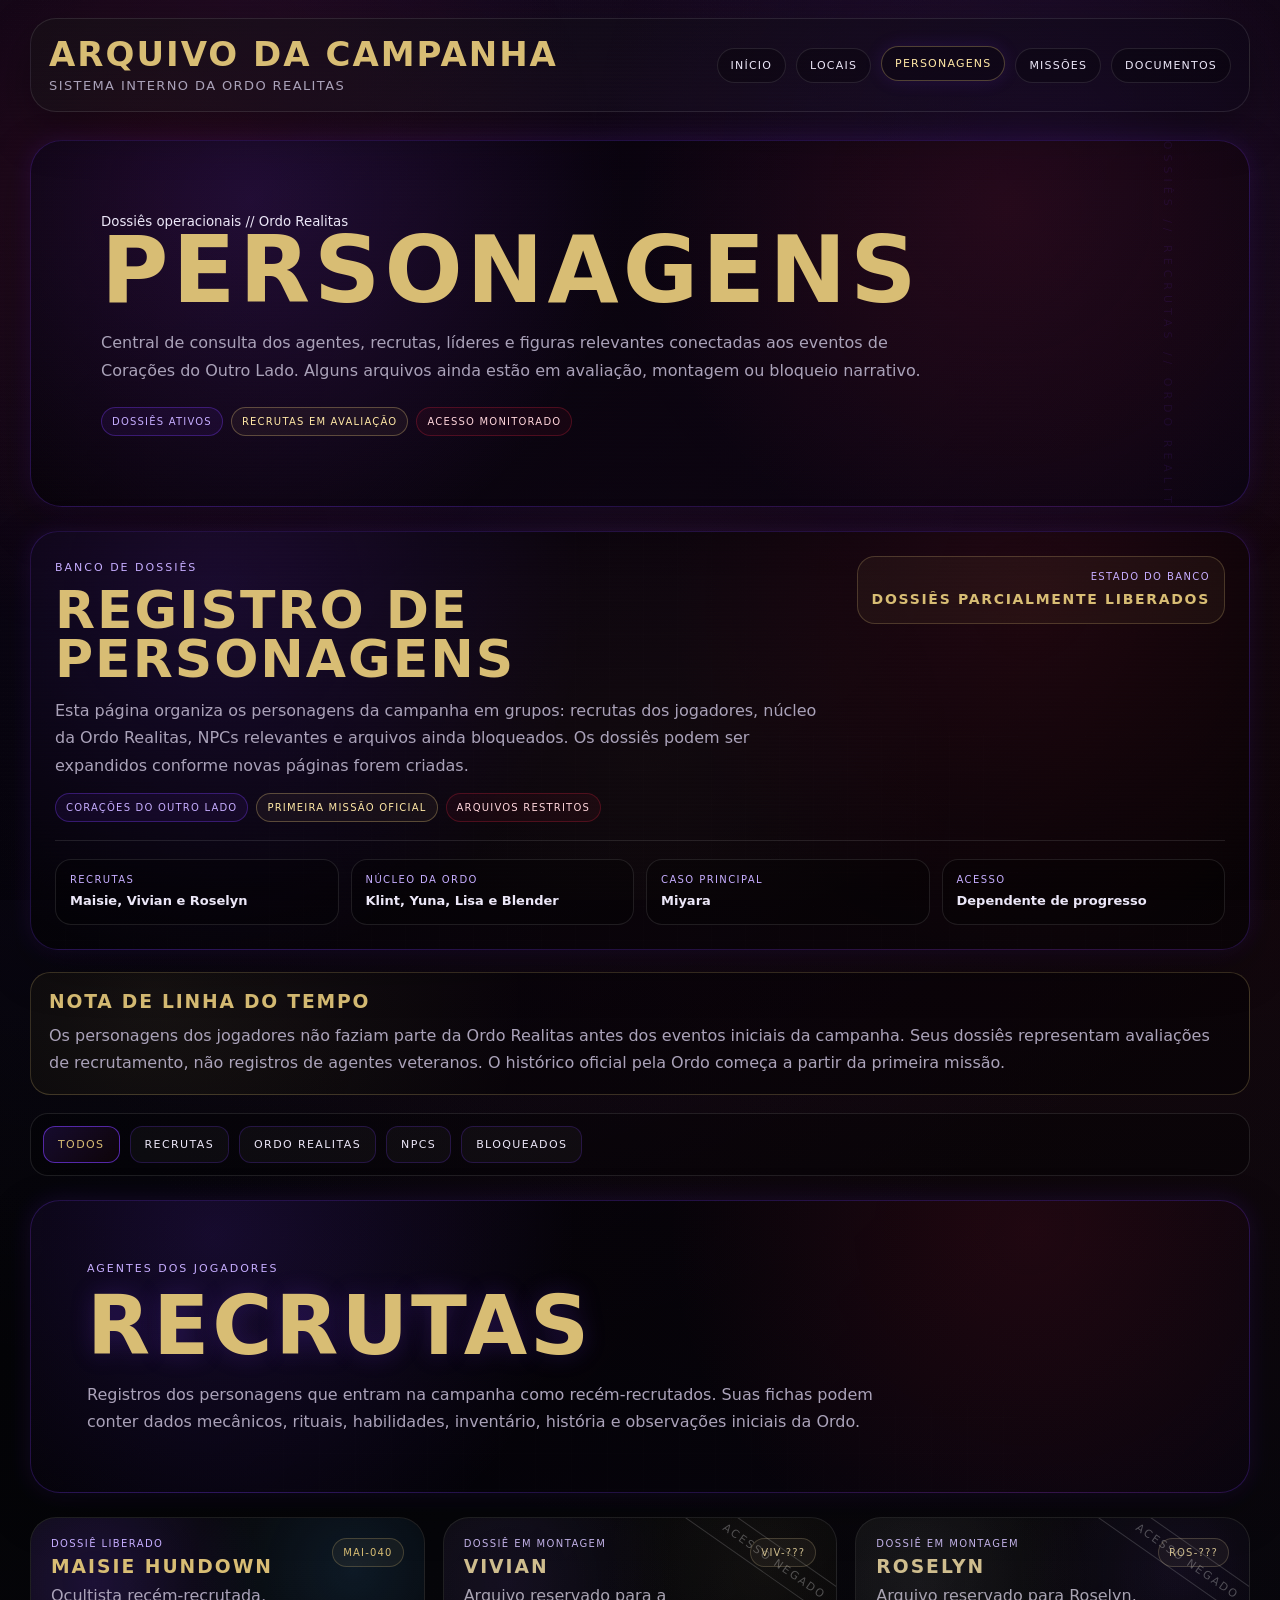
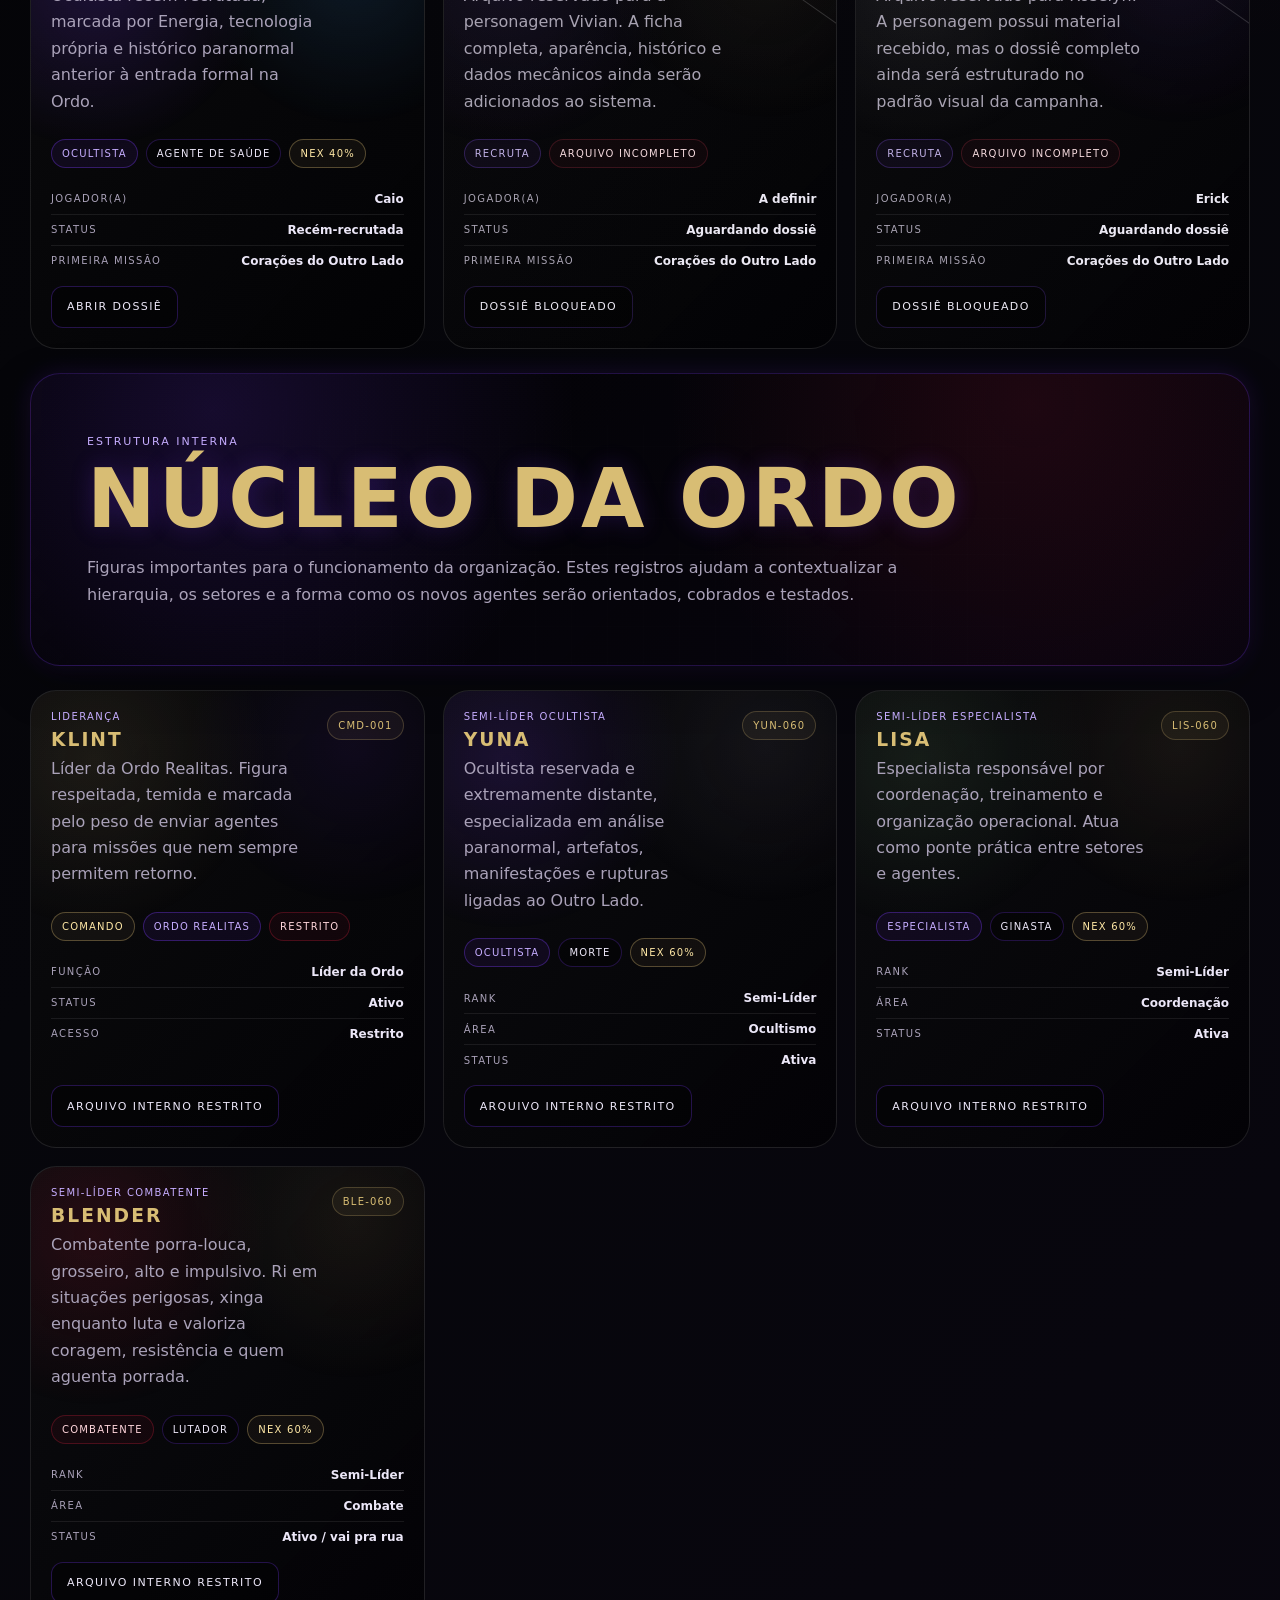
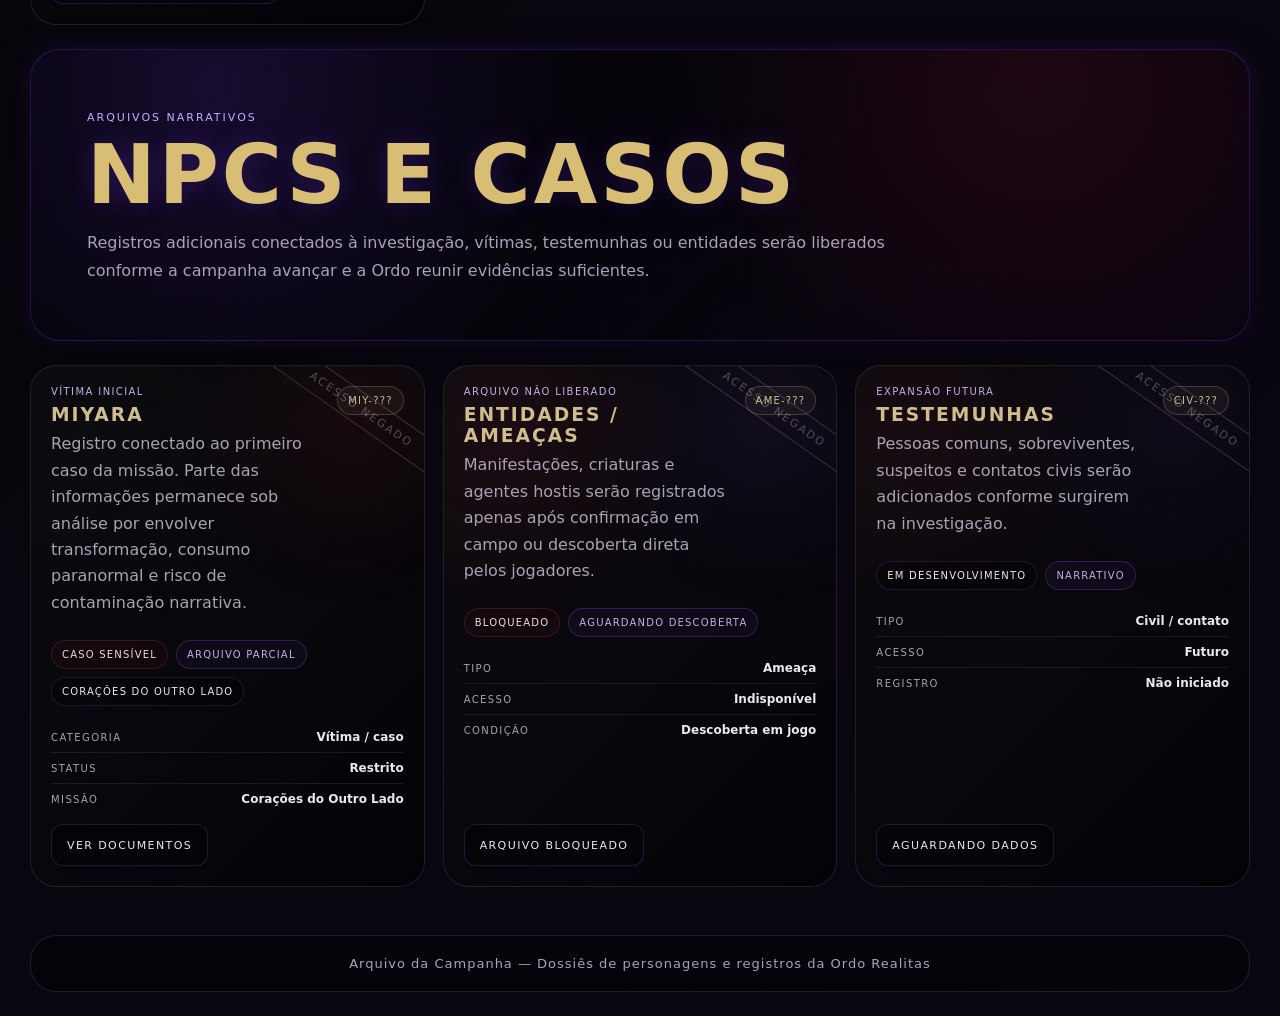
<file: personagens.html>
<!DOCTYPE html>
<html lang="pt-BR">
<head>
  <meta charset="UTF-8">
  <meta name="viewport" content="width=device-width, initial-scale=1.0">
  <title>Personagens | Arquivo da Campanha</title>
  <link rel="icon" href="favicon.ico" type="image/x-icon">
  <link rel="stylesheet" href="style.css">

  <style>
    .painel-personagens {
      position: relative;
      overflow: hidden;
    }

    .painel-personagens::before {
      content: "DOSSIÊS // RECRUTAS // ORDO REALITAS";
      position: absolute;
      right: -120px;
      top: 50%;
      transform: rotate(90deg);
      color: rgba(124, 60, 255, 0.10);
      letter-spacing: 5px;
      font-size: 11px;
      pointer-events: none;
    }

    .central-personagens {
      position: relative;
      overflow: hidden;
      border: 1px solid rgba(124, 60, 255, 0.22);
      border-radius: 28px;
      padding: 24px;
      background:
        radial-gradient(circle at 15% 15%, rgba(124, 60, 255, 0.14), transparent 34%),
        radial-gradient(circle at 82% 16%, rgba(181, 31, 53, 0.10), transparent 34%),
        rgba(0,0,0,0.46);
      box-shadow: var(--sombra-card), var(--sombra-roxa);
      margin-bottom: 22px;
    }

    .central-personagens::before {
      content: "";
      position: absolute;
      inset: 0;
      background:
        linear-gradient(90deg, rgba(255,255,255,0.018) 1px, transparent 1px),
        linear-gradient(rgba(255,255,255,0.018) 1px, transparent 1px);
      background-size: 34px 34px;
      opacity: 0.36;
      pointer-events: none;
    }

    .central-personagens > * {
      position: relative;
      z-index: 1;
    }

    .central-topo {
      display: grid;
      grid-template-columns: 1fr auto;
      gap: 18px;
      align-items: start;
      padding-bottom: 18px;
      margin-bottom: 18px;
      border-bottom: 1px solid rgba(255,255,255,0.10);
    }

    .central-topo h3 {
      color: var(--amarelo);
      text-transform: uppercase;
      letter-spacing: 2px;
      font-size: clamp(28px, 5vw, 52px);
      line-height: 0.95;
      margin-bottom: 12px;
    }

    .central-topo p {
      color: var(--texto-fraco);
      line-height: 1.72;
      max-width: 850px;
    }

    .central-status {
      border: 1px solid rgba(216, 189, 116, 0.24);
      border-radius: 18px;
      padding: 14px;
      background: rgba(216, 189, 116, 0.055);
      min-width: 220px;
      text-align: right;
    }

    .central-status span,
    .personagem-dado span,
    .personagem-card span.etiqueta-card,
    .painel-resumo-personagem span {
      display: block;
      color: var(--roxo-claro);
      text-transform: uppercase;
      letter-spacing: 1.4px;
      font-size: 10px;
      margin-bottom: 7px;
    }

    .central-status strong {
      color: var(--amarelo);
      text-transform: uppercase;
      letter-spacing: 1.7px;
      font-size: 14px;
      line-height: 1.35;
    }

    .central-grid {
      display: grid;
      grid-template-columns: repeat(4, 1fr);
      gap: 12px;
    }

    .painel-resumo-personagem {
      border: 1px solid rgba(255,255,255,0.10);
      border-radius: 16px;
      padding: 14px;
      background: rgba(0,0,0,0.30);
    }

    .painel-resumo-personagem strong {
      color: var(--texto);
      display: block;
      line-height: 1.35;
      font-size: 13px;
    }

    .aviso-personagens {
      border: 1px solid rgba(216, 189, 116, 0.24);
      border-radius: 20px;
      padding: 18px;
      margin-bottom: 18px;
      background:
        radial-gradient(circle at 10% 18%, rgba(216, 189, 116, 0.08), transparent 34%),
        rgba(0,0,0,0.38);
    }

    .aviso-personagens h3 {
      color: var(--amarelo);
      text-transform: uppercase;
      letter-spacing: 1.8px;
      margin-bottom: 10px;
    }

    .aviso-personagens p {
      color: var(--texto-fraco);
      line-height: 1.7;
    }

    .personagem-card {
      min-height: 360px;
      display: flex;
      flex-direction: column;
      justify-content: space-between;
    }

    .personagem-topo {
      display: grid;
      gap: 12px;
    }

    .personagem-identidade {
      display: flex;
      align-items: flex-start;
      justify-content: space-between;
      gap: 14px;
    }

    .personagem-identidade h3 {
      margin-bottom: 6px;
    }

    .personagem-codigo {
      flex: 0 0 auto;
      border: 1px solid rgba(216, 189, 116, 0.24);
      border-radius: 999px;
      padding: 8px 10px;
      color: var(--amarelo);
      background: rgba(216, 189, 116, 0.06);
      font-size: 10px;
      letter-spacing: 1.2px;
      text-transform: uppercase;
      white-space: nowrap;
    }

    .personagem-dados {
      display: grid;
      gap: 8px;
      margin-top: 12px;
    }

    .personagem-dado {
      display: flex;
      align-items: center;
      justify-content: space-between;
      gap: 12px;
      border-bottom: 1px solid rgba(255,255,255,0.08);
      padding-bottom: 8px;
    }

    .personagem-dado:last-child {
      border-bottom: none;
      padding-bottom: 0;
    }

    .personagem-dado span {
      margin-bottom: 0;
      color: var(--texto-fraco);
    }

    .personagem-dado strong {
      color: var(--texto);
      font-size: 12px;
      text-align: right;
    }

    .personagem-acoes {
      display: flex;
      flex-wrap: wrap;
      gap: 10px;
      margin-top: 18px;
    }

    .personagem-card.recruta::before {
      background:
        radial-gradient(circle at 16% 15%, rgba(124,60,255,0.20), transparent 34%),
        radial-gradient(circle at 82% 12%, rgba(70,170,255,0.12), transparent 32%);
    }

    .personagem-card.ordem::before {
      background:
        radial-gradient(circle at 16% 15%, rgba(216,189,116,0.11), transparent 34%),
        radial-gradient(circle at 82% 12%, rgba(124,60,255,0.12), transparent 32%);
    }

    .personagem-card.npc::before {
      background:
        radial-gradient(circle at 16% 15%, rgba(181,31,53,0.13), transparent 34%),
        radial-gradient(circle at 82% 12%, rgba(124,60,255,0.10), transparent 32%);
    }

    .personagem-card.maisie::before {
      background:
        radial-gradient(circle at 16% 15%, rgba(124,60,255,0.24), transparent 34%),
        radial-gradient(circle at 82% 12%, rgba(70,170,255,0.16), transparent 32%);
    }

    .personagem-card.vivian::before {
      background:
        radial-gradient(circle at 16% 15%, rgba(124,60,255,0.16), transparent 34%),
        radial-gradient(circle at 82% 12%, rgba(216,189,116,0.08), transparent 32%);
    }

    .personagem-card.roselyn::before {
      background:
        radial-gradient(circle at 16% 15%, rgba(180,180,200,0.12), transparent 34%),
        radial-gradient(circle at 82% 12%, rgba(124,60,255,0.14), transparent 32%);
    }

    .personagem-card.klint::before {
      background:
        radial-gradient(circle at 16% 15%, rgba(216,189,116,0.13), transparent 34%),
        radial-gradient(circle at 82% 12%, rgba(124,60,255,0.10), transparent 32%);
    }

    .personagem-card.yuna::before {
      background:
        radial-gradient(circle at 16% 15%, rgba(124,60,255,0.20), transparent 34%),
        radial-gradient(circle at 82% 12%, rgba(180,180,200,0.10), transparent 32%);
    }

    .personagem-card.lisa::before {
      background:
        radial-gradient(circle at 16% 15%, rgba(139,214,133,0.13), transparent 34%),
        radial-gradient(circle at 82% 12%, rgba(216,189,116,0.10), transparent 32%);
    }

    .personagem-card.blender::before {
      background:
        radial-gradient(circle at 16% 15%, rgba(181,31,53,0.22), transparent 34%),
        radial-gradient(circle at 82% 12%, rgba(216,189,116,0.10), transparent 32%);
    }

    .personagem-card.miyara::before {
      background:
        radial-gradient(circle at 16% 15%, rgba(20,20,24,0.38), transparent 34%),
        radial-gradient(circle at 82% 12%, rgba(181,31,53,0.15), transparent 32%);
    }

    .personagem-card.ameaca::before {
      background:
        radial-gradient(circle at 16% 15%, rgba(181,31,53,0.18), transparent 34%),
        radial-gradient(circle at 82% 12%, rgba(124,60,255,0.13), transparent 32%);
    }

    .personagem-card.bloqueado {
      filter: grayscale(0.35);
    }

    .secao-personagem-grupo {
      margin-top: 24px;
    }

    @media (max-width: 1100px) {
      .central-topo {
        grid-template-columns: 1fr;
      }

      .central-status {
        text-align: left;
      }

      .central-grid {
        grid-template-columns: repeat(2, 1fr);
      }
    }

    @media (max-width: 760px) {
      .painel-personagens::before {
        display: none;
      }

      .central-personagens {
        padding: 16px;
        border-radius: 22px;
      }

      .central-grid {
        grid-template-columns: 1fr;
      }

      .personagem-card {
        min-height: auto;
      }

      .personagem-identidade {
        display: grid;
        gap: 10px;
      }

      .personagem-codigo {
        width: max-content;
      }

      .personagem-acoes {
        display: grid;
      }

      .personagem-acoes .btn {
        width: 100%;
      }
    }
  </style>
</head>

<body>
  <div class="fundo-paranormal"></div>

  <header>
    <div>
      <h1>Arquivo da Campanha</h1>
      <p>Sistema interno da Ordo Realitas</p>
    </div>

    <nav>
      <a href="index.html">Início</a>
      <a href="locais.html">Locais</a>
      <a href="personagens.html">Personagens</a>
      <a href="missoes.html">Missões</a>
      <a href="documentos.html">Documentos</a>
    </nav>
  </header>

  <main>
    <section class="hero-principal painel-personagens aparecer">
      <small>Dossiês operacionais // Ordo Realitas</small>

      <h2>Personagens</h2>

      <p>
        Central de consulta dos agentes, recrutas, líderes e figuras relevantes conectadas aos eventos
        de Corações do Outro Lado. Alguns arquivos ainda estão em avaliação, montagem ou bloqueio narrativo.
      </p>

      <div class="selos mt-3">
        <span class="selo roxo">Dossiês ativos</span>
        <span class="selo amarelo">Recrutas em avaliação</span>
        <span class="selo vermelho">Acesso monitorado</span>
      </div>
    </section>

    <section class="central-personagens">
      <div class="central-topo">
        <div>
          <span class="etiqueta">Banco de dossiês</span>
          <h3>Registro de personagens</h3>
          <p>
            Esta página organiza os personagens da campanha em grupos: recrutas dos jogadores, núcleo da Ordo Realitas,
            NPCs relevantes e arquivos ainda bloqueados. Os dossiês podem ser expandidos conforme novas páginas forem
            criadas.
          </p>

          <div class="tags mt-2">
            <span class="tag roxo">Corações do Outro Lado</span>
            <span class="tag amarelo">Primeira missão oficial</span>
            <span class="tag vermelho">Arquivos restritos</span>
          </div>
        </div>

        <div class="central-status">
          <span>Estado do banco</span>
          <strong>Dossiês parcialmente liberados</strong>
        </div>
      </div>

      <div class="central-grid">
        <div class="painel-resumo-personagem">
          <span>Recrutas</span>
          <strong>Maisie, Vivian e Roselyn</strong>
        </div>

        <div class="painel-resumo-personagem">
          <span>Núcleo da Ordo</span>
          <strong>Klint, Yuna, Lisa e Blender</strong>
        </div>

        <div class="painel-resumo-personagem">
          <span>Caso principal</span>
          <strong>Miyara</strong>
        </div>

        <div class="painel-resumo-personagem">
          <span>Acesso</span>
          <strong>Dependente de progresso</strong>
        </div>
      </div>
    </section>

    <section class="aviso-personagens">
      <h3>Nota de linha do tempo</h3>
      <p>
        Os personagens dos jogadores não faziam parte da Ordo Realitas antes dos eventos iniciais da campanha.
        Seus dossiês representam avaliações de recrutamento, não registros de agentes veteranos. O histórico
        oficial pela Ordo começa a partir da primeira missão.
      </p>
    </section>

    <section class="abas-personagens" data-area-filtros>
      <button class="filtro ativo" data-filtro="todos">Todos</button>
      <button class="filtro" data-filtro="recrutas">Recrutas</button>
      <button class="filtro" data-filtro="ordem">Ordo Realitas</button>
      <button class="filtro" data-filtro="npc">NPCs</button>
      <button class="filtro" data-filtro="bloqueado">Bloqueados</button>
    </section>

    <section class="hero secao-personagem-grupo">
      <small>Agentes dos jogadores</small>
      <h2>Recrutas</h2>
      <p>
        Registros dos personagens que entram na campanha como recém-recrutados. Suas fichas podem conter dados
        mecânicos, rituais, habilidades, inventário, história e observações iniciais da Ordo.
      </p>
    </section>

    <section class="personagens-grid">
      <article class="personagem-card maisie recruta" data-categoria="recrutas">
        <div class="personagem-topo">
          <div class="personagem-identidade">
            <div>
              <span class="etiqueta-card">Dossiê liberado</span>
              <h3>Maisie Hundown</h3>
              <p>
                Ocultista recém-recrutada, marcada por Energia, tecnologia própria e histórico paranormal
                anterior à entrada formal na Ordo.
              </p>
            </div>

            <span class="personagem-codigo">MAI-040</span>
          </div>

          <div class="tags">
            <span class="tag roxo">Ocultista</span>
            <span class="tag">Agente de Saúde</span>
            <span class="tag amarelo">NEX 40%</span>
          </div>

          <div class="personagem-dados">
            <div class="personagem-dado">
              <span>Jogador(a)</span>
              <strong>Caio</strong>
            </div>

            <div class="personagem-dado">
              <span>Status</span>
              <strong>Recém-recrutada</strong>
            </div>

            <div class="personagem-dado">
              <span>Primeira missão</span>
              <strong>Corações do Outro Lado</strong>
            </div>
          </div>
        </div>

        <div class="personagem-acoes">
          <a class="btn" href="maisie.html">Abrir dossiê</a>
        </div>
      </article>

      <article class="personagem-card vivian recruta bloqueado" data-categoria="recrutas bloqueado" data-bloqueado="true">
        <div class="personagem-topo">
          <div class="personagem-identidade">
            <div>
              <span class="etiqueta-card">Dossiê em montagem</span>
              <h3>Vivian</h3>
              <p>
                Arquivo reservado para a personagem Vivian. A ficha completa, aparência, histórico e dados
                mecânicos ainda serão adicionados ao sistema.
              </p>
            </div>

            <span class="personagem-codigo">VIV-???</span>
          </div>

          <div class="tags">
            <span class="tag roxo">Recruta</span>
            <span class="tag vermelho">Arquivo incompleto</span>
          </div>

          <div class="personagem-dados">
            <div class="personagem-dado">
              <span>Jogador(a)</span>
              <strong>A definir</strong>
            </div>

            <div class="personagem-dado">
              <span>Status</span>
              <strong>Aguardando dossiê</strong>
            </div>

            <div class="personagem-dado">
              <span>Primeira missão</span>
              <strong>Corações do Outro Lado</strong>
            </div>
          </div>
        </div>

        <div class="personagem-acoes">
          <a class="btn" href="#">Dossiê bloqueado</a>
        </div>
      </article>

      <article class="personagem-card roselyn recruta bloqueado" data-categoria="recrutas bloqueado" data-bloqueado="true">
        <div class="personagem-topo">
          <div class="personagem-identidade">
            <div>
              <span class="etiqueta-card">Dossiê em montagem</span>
              <h3>Roselyn</h3>
              <p>
                Arquivo reservado para Roselyn. A personagem possui material recebido, mas o dossiê completo
                ainda será estruturado no padrão visual da campanha.
              </p>
            </div>

            <span class="personagem-codigo">ROS-???</span>
          </div>

          <div class="tags">
            <span class="tag roxo">Recruta</span>
            <span class="tag vermelho">Arquivo incompleto</span>
          </div>

          <div class="personagem-dados">
            <div class="personagem-dado">
              <span>Jogador(a)</span>
              <strong>Erick</strong>
            </div>

            <div class="personagem-dado">
              <span>Status</span>
              <strong>Aguardando dossiê</strong>
            </div>

            <div class="personagem-dado">
              <span>Primeira missão</span>
              <strong>Corações do Outro Lado</strong>
            </div>
          </div>
        </div>

        <div class="personagem-acoes">
          <a class="btn" href="#">Dossiê bloqueado</a>
        </div>
      </article>
    </section>

    <section class="hero secao-personagem-grupo">
      <small>Estrutura interna</small>
      <h2>Núcleo da Ordo</h2>
      <p>
        Figuras importantes para o funcionamento da organização. Estes registros ajudam a contextualizar
        a hierarquia, os setores e a forma como os novos agentes serão orientados, cobrados e testados.
      </p>
    </section>

    <section class="personagens-grid">
      <article class="personagem-card ordem klint" data-categoria="ordem">
        <div class="personagem-topo">
          <div class="personagem-identidade">
            <div>
              <span class="etiqueta-card">Liderança</span>
              <h3>Klint</h3>
              <p>
                Líder da Ordo Realitas. Figura respeitada, temida e marcada pelo peso de enviar agentes
                para missões que nem sempre permitem retorno.
              </p>
            </div>

            <span class="personagem-codigo">CMD-001</span>
          </div>

          <div class="tags">
            <span class="tag amarelo">Comando</span>
            <span class="tag roxo">Ordo Realitas</span>
            <span class="tag vermelho">Restrito</span>
          </div>

          <div class="personagem-dados">
            <div class="personagem-dado">
              <span>Função</span>
              <strong>Líder da Ordo</strong>
            </div>

            <div class="personagem-dado">
              <span>Status</span>
              <strong>Ativo</strong>
            </div>

            <div class="personagem-dado">
              <span>Acesso</span>
              <strong>Restrito</strong>
            </div>
          </div>
        </div>

        <div class="personagem-acoes">
          <a class="btn" href="#">Arquivo interno restrito</a>
        </div>
      </article>

      <article class="personagem-card ordem yuna" data-categoria="ordem">
        <div class="personagem-topo">
          <div class="personagem-identidade">
            <div>
              <span class="etiqueta-card">Semi-Líder Ocultista</span>
              <h3>Yuna</h3>
              <p>
                Ocultista reservada e extremamente distante, especializada em análise paranormal,
                artefatos, manifestações e rupturas ligadas ao Outro Lado.
              </p>
            </div>

            <span class="personagem-codigo">YUN-060</span>
          </div>

          <div class="tags">
            <span class="tag roxo">Ocultista</span>
            <span class="tag">Morte</span>
            <span class="tag amarelo">NEX 60%</span>
          </div>

          <div class="personagem-dados">
            <div class="personagem-dado">
              <span>Rank</span>
              <strong>Semi-Líder</strong>
            </div>

            <div class="personagem-dado">
              <span>Área</span>
              <strong>Ocultismo</strong>
            </div>

            <div class="personagem-dado">
              <span>Status</span>
              <strong>Ativa</strong>
            </div>
          </div>
        </div>

        <div class="personagem-acoes">
          <a class="btn" href="#">Arquivo interno restrito</a>
        </div>
      </article>

      <article class="personagem-card ordem lisa" data-categoria="ordem">
        <div class="personagem-topo">
          <div class="personagem-identidade">
            <div>
              <span class="etiqueta-card">Semi-Líder Especialista</span>
              <h3>Lisa</h3>
              <p>
                Especialista responsável por coordenação, treinamento e organização operacional.
                Atua como ponte prática entre setores e agentes.
              </p>
            </div>

            <span class="personagem-codigo">LIS-060</span>
          </div>

          <div class="tags">
            <span class="tag roxo">Especialista</span>
            <span class="tag">Ginasta</span>
            <span class="tag amarelo">NEX 60%</span>
          </div>

          <div class="personagem-dados">
            <div class="personagem-dado">
              <span>Rank</span>
              <strong>Semi-Líder</strong>
            </div>

            <div class="personagem-dado">
              <span>Área</span>
              <strong>Coordenação</strong>
            </div>

            <div class="personagem-dado">
              <span>Status</span>
              <strong>Ativa</strong>
            </div>
          </div>
        </div>

        <div class="personagem-acoes">
          <a class="btn" href="#">Arquivo interno restrito</a>
        </div>
      </article>

      <article class="personagem-card ordem blender" data-categoria="ordem">
        <div class="personagem-topo">
          <div class="personagem-identidade">
            <div>
              <span class="etiqueta-card">Semi-Líder Combatente</span>
              <h3>Blender</h3>
              <p>
                Combatente porra-louca, grosseiro, alto e impulsivo. Ri em situações perigosas,
                xinga enquanto luta e valoriza coragem, resistência e quem aguenta porrada.
              </p>
            </div>

            <span class="personagem-codigo">BLE-060</span>
          </div>

          <div class="tags">
            <span class="tag vermelho">Combatente</span>
            <span class="tag">Lutador</span>
            <span class="tag amarelo">NEX 60%</span>
          </div>

          <div class="personagem-dados">
            <div class="personagem-dado">
              <span>Rank</span>
              <strong>Semi-Líder</strong>
            </div>

            <div class="personagem-dado">
              <span>Área</span>
              <strong>Combate</strong>
            </div>

            <div class="personagem-dado">
              <span>Status</span>
              <strong>Ativo / vai pra rua</strong>
            </div>
          </div>
        </div>

        <div class="personagem-acoes">
          <a class="btn" href="#">Arquivo interno restrito</a>
        </div>
      </article>
    </section>

    <section class="hero secao-personagem-grupo">
      <small>Arquivos narrativos</small>
      <h2>NPCs e casos</h2>
      <p>
        Registros adicionais conectados à investigação, vítimas, testemunhas ou entidades serão liberados conforme
        a campanha avançar e a Ordo reunir evidências suficientes.
      </p>
    </section>

    <section class="personagens-grid">
      <article class="personagem-card npc miyara bloqueado" data-categoria="npc bloqueado" data-bloqueado="true">
        <div class="personagem-topo">
          <div class="personagem-identidade">
            <div>
              <span class="etiqueta-card">Vítima inicial</span>
              <h3>Miyara</h3>
              <p>
                Registro conectado ao primeiro caso da missão. Parte das informações permanece sob análise
                por envolver transformação, consumo paranormal e risco de contaminação narrativa.
              </p>
            </div>

            <span class="personagem-codigo">MIY-???</span>
          </div>

          <div class="tags">
            <span class="tag vermelho">Caso sensível</span>
            <span class="tag roxo">Arquivo parcial</span>
            <span class="tag">Corações do Outro Lado</span>
          </div>

          <div class="personagem-dados">
            <div class="personagem-dado">
              <span>Categoria</span>
              <strong>Vítima / caso</strong>
            </div>

            <div class="personagem-dado">
              <span>Status</span>
              <strong>Restrito</strong>
            </div>

            <div class="personagem-dado">
              <span>Missão</span>
              <strong>Corações do Outro Lado</strong>
            </div>
          </div>
        </div>

        <div class="personagem-acoes">
          <a class="btn" href="documentos.html">Ver documentos</a>
        </div>
      </article>

      <article class="personagem-card npc ameaca bloqueado" data-categoria="npc bloqueado" data-bloqueado="true">
        <div class="personagem-topo">
          <div class="personagem-identidade">
            <div>
              <span class="etiqueta-card">Arquivo não liberado</span>
              <h3>Entidades / Ameaças</h3>
              <p>
                Manifestações, criaturas e agentes hostis serão registrados apenas após confirmação em campo
                ou descoberta direta pelos jogadores.
              </p>
            </div>

            <span class="personagem-codigo">AME-???</span>
          </div>

          <div class="tags">
            <span class="tag vermelho">Bloqueado</span>
            <span class="tag roxo">Aguardando descoberta</span>
          </div>

          <div class="personagem-dados">
            <div class="personagem-dado">
              <span>Tipo</span>
              <strong>Ameaça</strong>
            </div>

            <div class="personagem-dado">
              <span>Acesso</span>
              <strong>Indisponível</strong>
            </div>

            <div class="personagem-dado">
              <span>Condição</span>
              <strong>Descoberta em jogo</strong>
            </div>
          </div>
        </div>

        <div class="personagem-acoes">
          <a class="btn" href="#">Arquivo bloqueado</a>
        </div>
      </article>

      <article class="personagem-card npc bloqueado" data-categoria="npc bloqueado" data-bloqueado="true">
        <div class="personagem-topo">
          <div class="personagem-identidade">
            <div>
              <span class="etiqueta-card">Expansão futura</span>
              <h3>Testemunhas</h3>
              <p>
                Pessoas comuns, sobreviventes, suspeitos e contatos civis serão adicionados conforme surgirem
                na investigação.
              </p>
            </div>

            <span class="personagem-codigo">CIV-???</span>
          </div>

          <div class="tags">
            <span class="tag">Em desenvolvimento</span>
            <span class="tag roxo">Narrativo</span>
          </div>

          <div class="personagem-dados">
            <div class="personagem-dado">
              <span>Tipo</span>
              <strong>Civil / contato</strong>
            </div>

            <div class="personagem-dado">
              <span>Acesso</span>
              <strong>Futuro</strong>
            </div>

            <div class="personagem-dado">
              <span>Registro</span>
              <strong>Não iniciado</strong>
            </div>
          </div>
        </div>

        <div class="personagem-acoes">
          <a class="btn" href="#">Aguardando dados</a>
        </div>
      </article>
    </section>
  </main>

  <footer>
    <p>Arquivo da Campanha — Dossiês de personagens e registros da Ordo Realitas</p>
  </footer>

  <script src="script.js"></script>
</body>
</html>
</file>
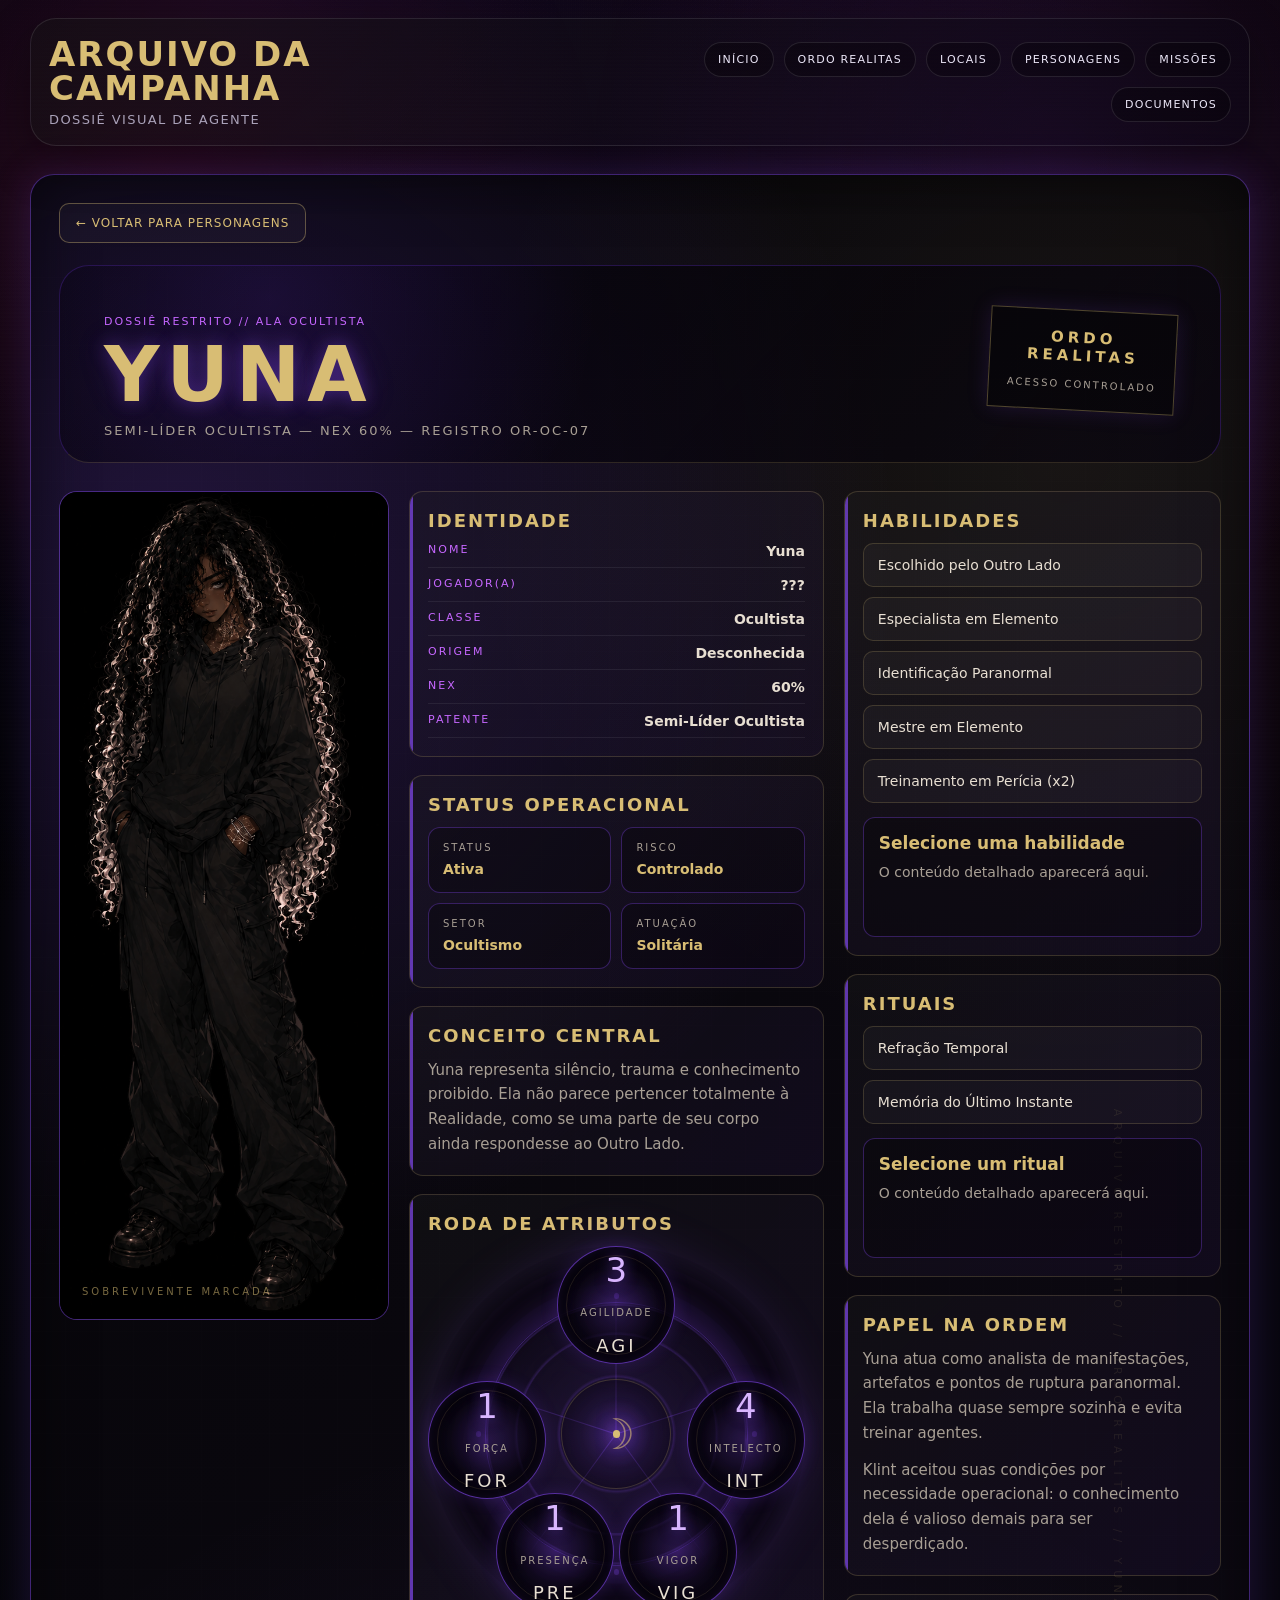
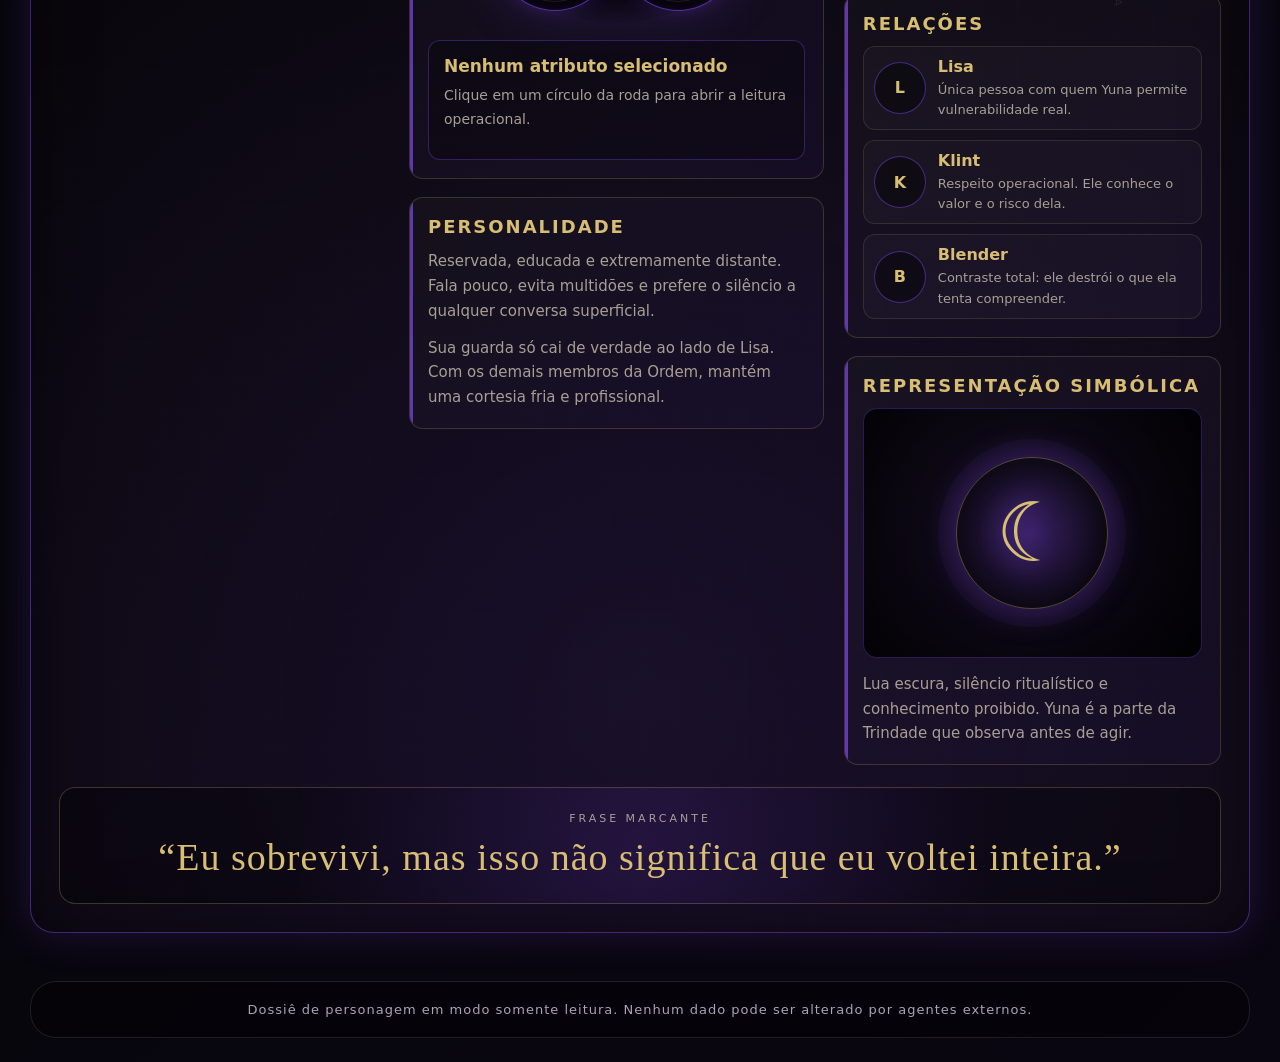
<file: yuna.html>
<!DOCTYPE html>
<html lang="pt-BR">
<head>
  <meta charset="UTF-8">
  <meta name="viewport" content="width=device-width, initial-scale=1.0">

  <title>Dossiê — Yuna | Arquivo da Campanha</title>
<link rel="icon" href="favicon.ico" type="image/x-icon">
  <link rel="stylesheet" href="style.css">

  <style>
    .dossie-premium {
      --dossie-cor: #8b4dff;
      --dossie-cor-fraca: rgba(139, 77, 255, 0.18);
      --dossie-cor-media: rgba(139, 77, 255, 0.42);
      --dossie-dourado: #d8bd74;
      --dossie-fundo: #070609;
      --dossie-card: rgba(13, 11, 18, 0.92);
      --dossie-texto: #e8dfd2;
      --dossie-fraco: #a89f94;

      border: 1px solid var(--dossie-cor-media);
      border-radius: 24px;
      padding: 28px;
      background:
        radial-gradient(circle at 12% 16%, rgba(139, 77, 255, 0.20), transparent 32%),
        radial-gradient(circle at 85% 12%, rgba(216, 189, 116, 0.08), transparent 26%),
        radial-gradient(circle at 50% 90%, rgba(139, 77, 255, 0.10), transparent 40%),
        linear-gradient(135deg, rgba(5, 5, 7, 0.98), rgba(15, 10, 22, 0.97));
      box-shadow:
        0 0 42px rgba(139, 77, 255, 0.18),
        inset 0 0 60px rgba(0, 0, 0, 0.55);
      position: relative;
      overflow: hidden;
    }

    .dossie-premium::before {
      content: "";
      position: absolute;
      inset: 0;
      background:
        linear-gradient(90deg, rgba(255,255,255,0.025) 1px, transparent 1px),
        linear-gradient(rgba(255,255,255,0.025) 1px, transparent 1px);
      background-size: 34px 34px;
      opacity: 0.25;
      pointer-events: none;
    }

    .dossie-premium::after {
      content: "ARQUIVO RESTRITO // ORDO REALITAS // YUNA";
      position: absolute;
      right: -120px;
      top: 50%;
      transform: rotate(90deg);
      color: rgba(216, 189, 116, 0.13);
      letter-spacing: 6px;
      font-size: 11px;
      pointer-events: none;
    }

    .dossie-premium > * {
      position: relative;
      z-index: 1;
    }

    .dossie-voltar {
      display: inline-block;
      margin-bottom: 22px;
      color: var(--dossie-dourado);
      border: 1px solid rgba(216, 189, 116, 0.38);
      padding: 12px 16px;
      border-radius: 10px;
      text-decoration: none;
      text-transform: uppercase;
      letter-spacing: 1px;
      font-size: 12px;
      transition: 0.25s;
      background: rgba(255,255,255,0.03);
    }

    .dossie-voltar:hover {
      transform: translateX(-4px);
      border-color: var(--dossie-dourado);
      box-shadow: 0 0 18px rgba(139, 77, 255, 0.24);
    }

    .dossie-header {
      display: grid;
      grid-template-columns: 1fr auto;
      gap: 24px;
      align-items: start;
      margin-bottom: 28px;
      border-bottom: 1px solid rgba(216, 189, 116, 0.18);
      padding-bottom: 24px;
    }

    .dossie-header .classificacao {
      color: #c667ff;
    }

    .dossie-titulo h2 {
      font-size: clamp(46px, 6vw, 88px);
      letter-spacing: 7px;
      text-transform: uppercase;
      color: var(--dossie-dourado);
      line-height: 0.92;
      text-shadow:
        0 0 18px rgba(139, 77, 255, 0.35),
        0 0 36px rgba(139, 77, 255, 0.18);
    }

    .dossie-titulo span {
      display: block;
      margin-top: 12px;
      color: var(--dossie-fraco);
      letter-spacing: 2px;
      text-transform: uppercase;
      font-size: 13px;
    }

    .dossie-selo {
      min-width: 180px;
      border: 1px solid rgba(216, 189, 116, 0.35);
      color: var(--dossie-dourado);
      padding: 18px;
      text-align: center;
      letter-spacing: 4px;
      text-transform: uppercase;
      transform: rotate(3deg);
      background: rgba(0,0,0,0.32);
      box-shadow: 0 0 22px rgba(139, 77, 255, 0.14);
    }

    .dossie-selo strong {
      display: block;
      font-size: 15px;
      margin-bottom: 8px;
    }

    .dossie-selo small {
      color: var(--dossie-fraco);
      font-size: 10px;
      letter-spacing: 2px;
    }

    .dossie-grid {
      display: grid;
      grid-template-columns: 330px 1.1fr 1fr;
      gap: 20px;
      align-items: stretch;
    }

    .dossie-coluna {
      display: grid;
      gap: 18px;
      align-content: start;
    }

    .dossie-personagem {
      min-height: 700px;
      border: 1px solid var(--dossie-cor-media);
      border-radius: 18px;
      background:
        radial-gradient(circle at 50% 22%, rgba(139, 77, 255, 0.22), transparent 40%),
        linear-gradient(180deg, rgba(255,255,255,0.04), rgba(0,0,0,0.12));
      display: flex;
      align-items: center;
      justify-content: center;
      overflow: hidden;
      position: relative;
      box-shadow: inset 0 0 50px rgba(0,0,0,0.55);
    }

    .dossie-personagem::before {
      content: "";
      position: absolute;
      inset: 18px;
      border: 1px solid rgba(216, 189, 116, 0.16);
      border-radius: 14px;
      pointer-events: none;
    }

    .dossie-personagem::after {
      content: "SOBREVIVENTE MARCADA";
      position: absolute;
      left: 22px;
      bottom: 22px;
      color: rgba(216, 189, 116, 0.55);
      letter-spacing: 3px;
      font-size: 10px;
      text-transform: uppercase;
    }

    .dossie-personagem img {
      width: 100%;
      height: 100%;
      object-fit: contain;
      object-position: center bottom;
      transform: scale(1.02);
      filter:
        drop-shadow(0 0 26px rgba(139, 77, 255, 0.28))
        drop-shadow(0 0 38px rgba(0,0,0,0.85));
      transition: 0.35s;
    }

    .dossie-personagem:hover img {
      transform: scale(1.055);
    }

    .dossie-bloco {
      border: 1px solid rgba(216, 189, 116, 0.20);
      border-radius: 14px;
      background:
        linear-gradient(135deg, rgba(255,255,255,0.035), rgba(139, 77, 255, 0.07)),
        rgba(0,0,0,0.22);
      padding: 18px;
      position: relative;
      overflow: hidden;
    }

    .dossie-bloco::before {
      content: "";
      position: absolute;
      left: 0;
      top: 0;
      width: 3px;
      height: 100%;
      background: var(--dossie-cor);
      opacity: 0.65;
    }

    .dossie-bloco h3 {
      color: var(--dossie-dourado);
      text-transform: uppercase;
      letter-spacing: 2px;
      font-size: 18px;
      margin-bottom: 12px;
    }

    .dossie-bloco p {
      color: var(--dossie-fraco);
      line-height: 1.65;
      font-size: 15px;
    }

    .dossie-bloco p + p {
      margin-top: 12px;
    }

    .identidade-lista {
      display: grid;
      gap: 9px;
    }

    .identidade-lista div {
      display: flex;
      justify-content: space-between;
      gap: 14px;
      border-bottom: 1px solid rgba(255,255,255,0.065);
      padding-bottom: 8px;
    }

    .identidade-lista span {
      color: #c667ff;
      letter-spacing: 2px;
      text-transform: uppercase;
      font-size: 11px;
    }

    .identidade-lista strong {
      color: var(--dossie-texto);
      text-align: right;
      font-size: 14px;
    }

    .dossie-status {
      display: grid;
      grid-template-columns: repeat(2, 1fr);
      gap: 10px;
    }

    .status-mini {
      border: 1px solid rgba(139, 77, 255, 0.32);
      border-radius: 12px;
      padding: 14px;
      background: rgba(0,0,0,0.28);
    }

    .status-mini span {
      display: block;
      color: var(--dossie-fraco);
      font-size: 10px;
      letter-spacing: 2px;
      text-transform: uppercase;
      margin-bottom: 6px;
    }

    .status-mini strong {
      color: var(--dossie-dourado);
      font-size: 14px;
    }

    .roda-atributos-yuna {
      width: min(100%, 470px);
      aspect-ratio: 1 / 1;
      margin: 6px auto 18px;
      position: relative;
      border-radius: 50%;
      background:
        radial-gradient(circle at center, rgba(139, 77, 255, 0.18), transparent 13%),
        radial-gradient(circle at center, transparent 0 21%, rgba(139, 77, 255, 0.16) 21.5%, transparent 22.5%),
        radial-gradient(circle at center, transparent 0 37%, rgba(139, 77, 255, 0.18) 37.5%, transparent 38.5%),
        radial-gradient(circle at center, transparent 0 48%, rgba(139, 77, 255, 0.20) 48.5%, transparent 49.5%),
        radial-gradient(circle at center, rgba(139, 77, 255, 0.07), rgba(0,0,0,0.72) 62%, transparent 72%);
      filter: drop-shadow(0 0 24px rgba(139, 77, 255, 0.22));
      overflow: visible;
    }

    .roda-atributos-yuna::before {
      content: "";
      position: absolute;
      inset: 15%;
      border: 1px solid rgba(139, 77, 255, 0.34);
      border-radius: 50%;
      box-shadow:
        0 0 0 18px rgba(139, 77, 255, 0.025),
        0 0 0 42px rgba(139, 77, 255, 0.018),
        0 0 34px rgba(139, 77, 255, 0.25);
    }

    .roda-atributos-yuna::after {
      content: "";
      position: absolute;
      inset: 49%;
      width: 2%;
      height: 2%;
      border-radius: 50%;
      background: var(--dossie-dourado);
      box-shadow:
        0 0 18px rgba(139, 77, 255, 0.8),
        0 -138px 0 -1px rgba(139, 77, 255, 0.25),
        0 138px 0 -1px rgba(139, 77, 255, 0.25),
        138px 0 0 -1px rgba(139, 77, 255, 0.25),
        -138px 0 0 -1px rgba(139, 77, 255, 0.25);
    }

    .linha-ritual {
      position: absolute;
      left: 50%;
      top: 50%;
      width: 1px;
      height: 42%;
      background: linear-gradient(to top, rgba(139, 77, 255, 0.55), transparent);
      transform-origin: bottom center;
      opacity: 0.7;
    }

    .linha-ritual.l1 {
      transform: translateX(-50%) translateY(-100%) rotate(0deg);
    }

    .linha-ritual.l2 {
      transform: translateX(-50%) translateY(-100%) rotate(72deg);
    }

    .linha-ritual.l3 {
      transform: translateX(-50%) translateY(-100%) rotate(144deg);
    }

    .linha-ritual.l4 {
      transform: translateX(-50%) translateY(-100%) rotate(216deg);
    }

    .linha-ritual.l5 {
      transform: translateX(-50%) translateY(-100%) rotate(288deg);
    }

    .sigilo-central {
      position: absolute;
      left: 50%;
      top: 50%;
      width: 110px;
      height: 110px;
      transform: translate(-50%, -50%);
      border: 1px solid rgba(216, 189, 116, 0.22);
      border-radius: 50%;
      display: grid;
      place-items: center;
      color: rgba(216, 189, 116, 0.62);
      font-size: 42px;
      text-shadow: 0 0 20px rgba(139, 77, 255, 0.85);
      background: radial-gradient(circle, rgba(139, 77, 255, 0.12), rgba(0,0,0,0.55));
      pointer-events: none;
    }

    .atributo-orb {
      position: absolute;
      width: 118px;
      height: 118px;
      border-radius: 50%;
      border: 1px solid rgba(139, 77, 255, 0.62);
      background:
        radial-gradient(circle at center, rgba(139, 77, 255, 0.18), rgba(0,0,0,0.92) 66%);
      color: var(--dossie-texto);
      display: grid;
      place-items: center;
      text-align: center;
      cursor: pointer;
      transition: 0.25s;
      box-shadow:
        inset 0 0 18px rgba(139, 77, 255, 0.16),
        0 0 18px rgba(139, 77, 255, 0.16);
      z-index: 2;
    }

    .atributo-orb::before {
      content: "";
      position: absolute;
      inset: 8px;
      border: 1px solid rgba(216, 189, 116, 0.12);
      border-radius: 50%;
      pointer-events: none;
    }

    .atributo-orb .valor {
      display: block;
      font-size: 34px;
      color: #d8b5ff;
      line-height: 1;
      margin-bottom: 6px;
      text-shadow: 0 0 14px rgba(139, 77, 255, 0.65);
    }

    .atributo-orb .nome {
      display: block;
      color: var(--dossie-fraco);
      font-size: 10px;
      letter-spacing: 2px;
      text-transform: uppercase;
      margin-bottom: 3px;
    }

    .atributo-orb .sigla {
      display: block;
      color: var(--dossie-texto);
      font-size: 18px;
      letter-spacing: 3px;
      text-transform: uppercase;
    }

    .atributo-orb:hover,
    .atributo-orb.selecionado {
      border-color: var(--dossie-dourado);
      transform: scale(1.06);
      box-shadow:
        inset 0 0 22px rgba(139, 77, 255, 0.28),
        0 0 24px rgba(139, 77, 255, 0.42),
        0 0 14px rgba(216, 189, 116, 0.18);
    }

    .orb-for {
      left: 0;
      top: 36%;
    }

    .orb-agi {
      left: 50%;
      top: 0;
      transform: translateX(-50%);
    }

    .orb-agi:hover,
    .orb-agi.selecionado {
      transform: translateX(-50%) scale(1.06);
    }

    .orb-int {
      right: 0;
      top: 36%;
    }

    .orb-pre {
      left: 18%;
      bottom: 3%;
    }

    .orb-vig {
      right: 18%;
      bottom: 3%;
    }

    .dossie-lista {
      display: grid;
      gap: 10px;
    }

    .dossie-lista button {
      text-align: left;
      padding: 13px 14px;
      border-radius: 10px;
      border: 1px solid rgba(216, 189, 116, 0.20);
      background: rgba(255,255,255,0.03);
      color: var(--dossie-texto);
      cursor: pointer;
      transition: 0.22s;
      font-size: 14px;
    }

    .dossie-lista button:hover,
    .dossie-lista button.selecionado {
      border-color: var(--dossie-dourado);
      color: var(--dossie-dourado);
      transform: translateX(5px);
      box-shadow: 0 0 16px rgba(139, 77, 255, 0.22);
    }

    .dossie-detalhe {
      margin-top: 14px;
      border: 1px solid rgba(139, 77, 255, 0.32);
      border-radius: 12px;
      padding: 15px;
      min-height: 120px;
      max-height: 260px;
      overflow-y: auto;
      background: rgba(0,0,0,0.28);
    }

    .dossie-detalhe h4 {
      color: var(--dossie-dourado);
      margin-bottom: 8px;
      font-size: 17px;
    }

    .dossie-detalhe p {
      color: var(--dossie-fraco);
      line-height: 1.65;
      font-size: 14px;
    }

    .texto-formatado {
      display: grid;
      gap: 10px;
    }

    .simbolo-yuna {
      min-height: 250px;
      border: 1px solid rgba(139, 77, 255, 0.30);
      border-radius: 14px;
      background:
        radial-gradient(circle at center, rgba(139, 77, 255, 0.30), transparent 34%),
        radial-gradient(circle at center, rgba(0,0,0,0.2), rgba(0,0,0,0.9)),
        linear-gradient(135deg, rgba(139,77,255,0.08), rgba(0,0,0,0.2));
      display: grid;
      place-items: center;
      position: relative;
      overflow: hidden;
    }

    .simbolo-yuna::before {
      content: "";
      width: 150px;
      height: 150px;
      border: 1px solid rgba(216, 189, 116, 0.35);
      border-radius: 50%;
      box-shadow:
        0 0 0 18px rgba(139, 77, 255, 0.05),
        0 0 35px rgba(139, 77, 255, 0.35);
      position: absolute;
    }

    .simbolo-yuna::after {
      content: "☾";
      color: var(--dossie-dourado);
      font-size: 82px;
      text-shadow: 0 0 28px rgba(139, 77, 255, 0.65);
      z-index: 1;
    }

    .relacoes {
      display: grid;
      gap: 10px;
    }

    .relacao-item {
      display: grid;
      grid-template-columns: 52px 1fr;
      gap: 12px;
      align-items: center;
      border: 1px solid rgba(216, 189, 116, 0.14);
      border-radius: 12px;
      padding: 10px;
      background: rgba(255,255,255,0.025);
    }

    .relacao-avatar {
      width: 52px;
      height: 52px;
      border-radius: 50%;
      border: 1px solid rgba(139, 77, 255, 0.45);
      display: grid;
      place-items: center;
      color: var(--dossie-dourado);
      background: rgba(0,0,0,0.42);
      font-weight: bold;
    }

    .relacao-item strong {
      color: var(--dossie-dourado);
      display: block;
      margin-bottom: 3px;
    }

    .relacao-item span {
      color: var(--dossie-fraco);
      font-size: 13px;
      line-height: 1.4;
    }

    .frase-dossie {
      margin-top: 22px;
      border: 1px solid rgba(216, 189, 116, 0.25);
      border-radius: 16px;
      padding: 24px;
      text-align: center;
      background:
        radial-gradient(circle at center, rgba(139, 77, 255, 0.16), transparent 60%),
        rgba(0,0,0,0.30);
    }

    .frase-dossie span {
      display: block;
      color: var(--dossie-fraco);
      text-transform: uppercase;
      letter-spacing: 3px;
      font-size: 11px;
      margin-bottom: 10px;
    }

    .frase-dossie strong {
      color: var(--dossie-dourado);
      font-size: clamp(22px, 3vw, 38px);
      letter-spacing: 1px;
      font-family: Georgia, serif;
      font-weight: normal;
    }

    @media (max-width: 1180px) {
      .dossie-grid {
        grid-template-columns: 1fr 1fr;
      }

      .dossie-personagem {
        min-height: 620px;
      }

      .dossie-coluna.personagem-area {
        grid-column: 1 / -1;
      }
    }

    @media (max-width: 780px) {
      .dossie-premium {
        padding: 18px;
      }

      .dossie-header {
        grid-template-columns: 1fr;
      }

      .dossie-grid {
        grid-template-columns: 1fr;
      }

      .dossie-personagem {
        min-height: 520px;
      }

      .roda-atributos-yuna {
        width: min(100%, 340px);
      }

      .atributo-orb {
        width: 92px;
        height: 92px;
      }

      .atributo-orb .valor {
        font-size: 26px;
      }

      .atributo-orb .nome {
        font-size: 8px;
      }

      .atributo-orb .sigla {
        font-size: 14px;
      }

      .dossie-status {
        grid-template-columns: 1fr;
      }
    }
  </style>
</head>

<body>

  <div class="fundo-paranormal"></div>

  <header>
    <div>
      <h1>Arquivo da Campanha</h1>
      <p>Dossiê visual de agente</p>
    </div>

    <nav>
      <a href="index.html">Início</a>
      <a href="ordo.html">Ordo Realitas</a>
      <a href="locais.html">Locais</a>
      <a href="personagens.html">Personagens</a>
      <a href="missoes.html">Missões</a>
      <a href="documentos.html">Documentos</a>
    </nav>
  </header>

  <main>

    <section class="dossie-premium">

      <a href="personagens.html" class="dossie-voltar">← Voltar para Personagens</a>

      <div class="dossie-header">
        <div class="dossie-titulo">
          <p class="classificacao">Dossiê restrito // Ala Ocultista</p>
          <h2>Yuna</h2>
          <span>Semi-Líder Ocultista — NEX 60% — Registro OR-OC-07</span>
        </div>

        <div class="dossie-selo">
          <strong>ORDO<br>REALITAS</strong>
          <small>acesso controlado</small>
        </div>
      </div>

      <div class="dossie-grid">

        <div class="dossie-coluna personagem-area">
          <div class="dossie-personagem">
            <img src="Yuna-cortada.png?v=2" alt="Imagem de corpo inteiro da personagem Yuna">
          </div>
        </div>

        <div class="dossie-coluna">

          <div class="dossie-bloco">
            <h3>Identidade</h3>

            <div class="identidade-lista">
              <div>
                <span>Nome</span>
                <strong>Yuna</strong>
              </div>

              <div>
                <span>Jogador(a)</span>
                <strong>???</strong>
              </div>

              <div>
                <span>Classe</span>
                <strong>Ocultista</strong>
              </div>

              <div>
                <span>Origem</span>
                <strong>Desconhecida</strong>
              </div>

              <div>
                <span>NEX</span>
                <strong>60%</strong>
              </div>

              <div>
                <span>Patente</span>
                <strong>Semi-Líder Ocultista</strong>
              </div>
            </div>
          </div>

          <div class="dossie-bloco">
            <h3>Status Operacional</h3>

            <div class="dossie-status">
              <div class="status-mini">
                <span>Status</span>
                <strong>Ativa</strong>
              </div>

              <div class="status-mini">
                <span>Risco</span>
                <strong>Controlado</strong>
              </div>

              <div class="status-mini">
                <span>Setor</span>
                <strong>Ocultismo</strong>
              </div>

              <div class="status-mini">
                <span>Atuação</span>
                <strong>Solitária</strong>
              </div>
            </div>
          </div>

          <div class="dossie-bloco">
            <h3>Conceito Central</h3>
            <p>
              Yuna representa silêncio, trauma e conhecimento proibido. Ela não parece
              pertencer totalmente à Realidade, como se uma parte de seu corpo ainda
              respondesse ao Outro Lado.
            </p>
          </div>

          <div class="dossie-bloco">
            <h3>Roda de Atributos</h3>

            <div class="roda-atributos-yuna">

              <div class="linha-ritual l1"></div>
              <div class="linha-ritual l2"></div>
              <div class="linha-ritual l3"></div>
              <div class="linha-ritual l4"></div>
              <div class="linha-ritual l5"></div>

              <div class="sigilo-central">☽</div>

              <button
                class="atributo-card atributo-orb orb-for"
                data-titulo="FOR — Força"
                data-texto="Força representa potência física, impacto corpo a corpo e poder bruto.||Em Yuna, esse atributo é baixo. Sua ameaça não vem do corpo, mas do conhecimento paranormal."
              >
                <span class="valor">1</span>
                <span class="nome">Força</span>
                <span class="sigla">FOR</span>
              </button>

              <button
                class="atributo-card atributo-orb orb-agi"
                data-titulo="AGI — Agilidade"
                data-texto="Agilidade representa reflexos, velocidade, equilíbrio, furtividade e esquiva.||Em Yuna, esse atributo ajuda a manter distância e sobreviver quando o corpo não acompanha o perigo."
              >
                <span class="valor">3</span>
                <span class="nome">Agilidade</span>
                <span class="sigla">AGI</span>
              </button>

              <button
                class="atributo-card atributo-orb orb-int"
                data-titulo="INT — Intelecto"
                data-texto="Intelecto representa raciocínio, investigação, ocultismo e compreensão de padrões complexos.||É o maior atributo de Yuna e reflete seu domínio sobre manifestações do Outro Lado."
              >
                <span class="valor">4</span>
                <span class="nome">Intelecto</span>
                <span class="sigla">INT</span>
              </button>

              <button
                class="atributo-card atributo-orb orb-pre"
                data-titulo="PRE — Presença"
                data-texto="Presença representa influência, comunicação, força emocional e resistência mental.||Em Yuna, esse atributo é baixo, mostrando distância social, fragilidade emocional e dificuldade de se impor."
              >
                <span class="valor">1</span>
                <span class="nome">Presença</span>
                <span class="sigla">PRE</span>
              </button>

              <button
                class="atributo-card atributo-orb orb-vig"
                data-titulo="VIG — Vigor"
                data-texto="Vigor representa resistência física, saúde e tolerância à dor.||Yuna possui pouco vigor. Ela sobrevive mais por controle, distância e conhecimento do que por resistência física."
              >
                <span class="valor">1</span>
                <span class="nome">Vigor</span>
                <span class="sigla">VIG</span>
              </button>

            </div>

            <div class="dossie-detalhe" id="detalhe-atributo">
              <h4>Nenhum atributo selecionado</h4>
              <p>Clique em um círculo da roda para abrir a leitura operacional.</p>
            </div>
          </div>

          <div class="dossie-bloco">
            <h3>Personalidade</h3>
            <p>
              Reservada, educada e extremamente distante. Fala pouco, evita multidões
              e prefere o silêncio a qualquer conversa superficial.
            </p>
            <p>
              Sua guarda só cai de verdade ao lado de Lisa. Com os demais membros da
              Ordem, mantém uma cortesia fria e profissional.
            </p>
          </div>

        </div>

        <div class="dossie-coluna">

          <div class="dossie-bloco">
            <h3>Habilidades</h3>

            <div class="dossie-lista">
              <button class="item-interativo" data-titulo="Escolhido pelo Outro Lado" data-texto="Yuna teve uma experiência paranormal e foi marcada pelo Outro Lado, absorvendo conhecimento e poder para realizar rituais.||Ela pode lançar rituais de círculos maiores conforme seu NEX avança.">
                Escolhido pelo Outro Lado
              </button>

              <button class="item-interativo" data-titulo="Especialista em Elemento" data-texto="Yuna escolhe um elemento. A DT para resistir aos seus rituais desse elemento aumenta em +2.||Essa habilidade reforça seu domínio sobre forças específicas do Outro Lado.">
                Especialista em Elemento
              </button>

              <button class="item-interativo" data-titulo="Identificação Paranormal" data-texto="Yuna recebe +10 em testes de Ocultismo para identificar criaturas, objetos ou rituais.||Essa é uma das razões pelas quais ela se tornou insubstituível para a Ordem.">
                Identificação Paranormal
              </button>

              <button class="item-interativo" data-titulo="Mestre em Elemento" data-texto="Yuna reduz o custo para lançar rituais de um elemento escolhido.||Essa habilidade representa controle refinado e eficiência ritualística.">
                Mestre em Elemento
              </button>

              <button class="item-interativo" data-titulo="Treinamento em Perícia (x2)" data-texto="Yuna escolhe perícias adicionais e aprimora sua atuação técnica.||Dentro da Ordem, isso reforça seu papel como analista e especialista paranormal.">
                Treinamento em Perícia (x2)
              </button>
            </div>

            <div class="dossie-detalhe detalhe-lista">
              <h4>Selecione uma habilidade</h4>
              <p>O conteúdo detalhado aparecerá aqui.</p>
            </div>
          </div>

          <div class="dossie-bloco">
            <h3>Rituais</h3>

            <div class="dossie-lista">
              <button class="item-interativo" data-titulo="Refração Temporal" data-texto="Elemento: Morte.||Círculo: 2º.||Execução: Padrão.||Alcance: Pessoal.||Duração: Sustentada.||Custo: 1 PD.||Efeito: Yuna altera sua própria percepção temporal e recebe +5 em Reflexos.">
                Refração Temporal
              </button>

              <button class="item-interativo" data-titulo="Memória do Último Instante" data-texto="Elemento: Morte.||Círculo: 3º.||Execução: Padrão.||Alcance: Toque.||Duração: Cena.||Resistência: Vontade.||Custo: 2 PD.||Yuna força o alvo a encarar uma simulação mental do próprio último instante. Em falha, o alvo sofre dano mental e fica abalado. Em sucesso, sofre metade do dano e evita a condição.">
                Memória do Último Instante
              </button>
            </div>

            <div class="dossie-detalhe detalhe-lista">
              <h4>Selecione um ritual</h4>
              <p>O conteúdo detalhado aparecerá aqui.</p>
            </div>
          </div>

          <div class="dossie-bloco">
            <h3>Papel na Ordem</h3>
            <p>
              Yuna atua como analista de manifestações, artefatos e pontos de ruptura
              paranormal. Ela trabalha quase sempre sozinha e evita treinar agentes.
            </p>
            <p>
              Klint aceitou suas condições por necessidade operacional: o conhecimento
              dela é valioso demais para ser desperdiçado.
            </p>
          </div>

          <div class="dossie-bloco">
            <h3>Relações</h3>

            <div class="relacoes">
              <div class="relacao-item">
                <div class="relacao-avatar">L</div>
                <div>
                  <strong>Lisa</strong>
                  <span>Única pessoa com quem Yuna permite vulnerabilidade real.</span>
                </div>
              </div>

              <div class="relacao-item">
                <div class="relacao-avatar">K</div>
                <div>
                  <strong>Klint</strong>
                  <span>Respeito operacional. Ele conhece o valor e o risco dela.</span>
                </div>
              </div>

              <div class="relacao-item">
                <div class="relacao-avatar">B</div>
                <div>
                  <strong>Blender</strong>
                  <span>Contraste total: ele destrói o que ela tenta compreender.</span>
                </div>
              </div>
            </div>
          </div>

          <div class="dossie-bloco">
            <h3>Representação Simbólica</h3>
            <div class="simbolo-yuna"></div>
            <p style="margin-top: 14px;">
              Lua escura, silêncio ritualístico e conhecimento proibido. Yuna é a parte
              da Trindade que observa antes de agir.
            </p>
          </div>

        </div>

      </div>

      <div class="frase-dossie">
        <span>Frase marcante</span>
        <strong>“Eu sobrevivi, mas isso não significa que eu voltei inteira.”</strong>
      </div>

    </section>

  </main>

  <footer>
    <p>Dossiê de personagem em modo somente leitura. Nenhum dado pode ser alterado por agentes externos.</p>
  </footer>

  <script src="script.js"></script>
</body>
</html>
</file>
<file: style.css>
/* =========================================================
   ARQUIVO DA CAMPANHA — CSS GLOBAL
   Base visual oficial do site
   ========================================================= */

/* RESET / BASE */

* {
  box-sizing: border-box;
  margin: 0;
  padding: 0;
}

:root {
  --preto: #030305;
  --preto-2: #07070c;
  --preto-3: #0d0d14;

  --vermelho: #b51f35;
  --vermelho-claro: #ff4d68;
  --vermelho-escuro: #4e0712;

  --roxo: #7c3cff;
  --roxo-claro: #c6adff;
  --roxo-escuro: #211034;

  --amarelo: #d8bd74;
  --amarelo-claro: #ffe8a6;

  --azul: #46aaff;
  --verde: #8bd685;

  --texto: #ece7f8;
  --texto-forte: #ffffff;
  --texto-fraco: #aaa2b9;
  --texto-morto: #6e6879;

  --borda: rgba(255, 255, 255, 0.10);
  --borda-roxa: rgba(124, 60, 255, 0.24);
  --borda-vermelha: rgba(181, 31, 53, 0.28);
  --borda-amarela: rgba(216, 189, 116, 0.24);

  --vidro: rgba(0, 0, 0, 0.42);
  --vidro-claro: rgba(255, 255, 255, 0.035);

  --sombra-roxa: 0 0 24px rgba(124, 60, 255, 0.14);
  --sombra-vermelha: 0 0 24px rgba(181, 31, 53, 0.14);
  --sombra-card: 0 18px 45px rgba(0, 0, 0, 0.34);

  --raio-p: 12px;
  --raio-m: 18px;
  --raio-g: 26px;

  --largura-site: 1220px;
}

html {
  scroll-behavior: smooth;
}

body {
  min-height: 100vh;
  background:
    radial-gradient(circle at 20% 0%, rgba(124, 60, 255, 0.13), transparent 32%),
    radial-gradient(circle at 85% 12%, rgba(181, 31, 53, 0.12), transparent 30%),
    linear-gradient(135deg, #020203, #06060b 48%, #0a0611);
  color: var(--texto);
  font-family:
    Inter,
    system-ui,
    -apple-system,
    BlinkMacSystemFont,
    "Segoe UI",
    sans-serif;
  overflow-x: hidden;
}

body::before {
  content: "";
  position: fixed;
  inset: 0;
  z-index: -3;
  background:
    linear-gradient(90deg, rgba(255,255,255,0.018) 1px, transparent 1px),
    linear-gradient(rgba(255,255,255,0.018) 1px, transparent 1px);
  background-size: 42px 42px;
  opacity: 0.35;
  pointer-events: none;
}

body::after {
  content: "";
  position: fixed;
  inset: 0;
  z-index: -2;
  background:
    radial-gradient(circle at center, transparent 40%, rgba(0,0,0,0.58) 100%),
    linear-gradient(rgba(255,255,255,0.018) 50%, transparent 50%);
  background-size: cover, 100% 4px;
  opacity: 0.42;
  pointer-events: none;
}

img {
  max-width: 100%;
}

a {
  color: inherit;
}

button,
input,
textarea,
select {
  font: inherit;
}

button {
  -webkit-tap-highlight-color: transparent;
}

::selection {
  background: rgba(124, 60, 255, 0.42);
  color: #fff;
}

/* FUNDO */

.fundo-paranormal {
  position: fixed;
  inset: 0;
  z-index: -4;
  pointer-events: none;
  background:
    radial-gradient(circle at 12% 22%, rgba(181, 31, 53, 0.18), transparent 34%),
    radial-gradient(circle at 82% 18%, rgba(124, 60, 255, 0.14), transparent 36%),
    radial-gradient(circle at 50% 86%, rgba(216, 189, 116, 0.06), transparent 32%);
  filter: saturate(1.1);
}

/* LAYOUT GLOBAL */

header,
main,
footer {
  width: min(var(--largura-site), calc(100% - 32px));
  margin-inline: auto;
}

main {
  padding: 28px 0 48px;
}

header {
  margin-top: 18px;
  padding: 18px;
  border: 1px solid var(--borda);
  border-radius: var(--raio-g);
  background:
    linear-gradient(135deg, rgba(255,255,255,0.035), rgba(124,60,255,0.035)),
    rgba(0,0,0,0.42);
  display: flex;
  align-items: center;
  justify-content: space-between;
  gap: 18px;
  box-shadow: var(--sombra-card);
  position: sticky;
  top: 12px;
  z-index: 50;
}

header h1 {
  color: var(--amarelo);
  font-size: clamp(22px, 4vw, 34px);
  text-transform: uppercase;
  letter-spacing: 2px;
  line-height: 1;
}

header p {
  color: var(--texto-fraco);
  font-size: 13px;
  margin-top: 7px;
  text-transform: uppercase;
  letter-spacing: 1.4px;
}

nav {
  display: flex;
  flex-wrap: wrap;
  gap: 10px;
  justify-content: flex-end;
}

nav a {
  text-decoration: none;
  color: var(--texto);
  border: 1px solid rgba(255,255,255,0.10);
  border-radius: 999px;
  padding: 10px 13px;
  background: rgba(0,0,0,0.26);
  text-transform: uppercase;
  letter-spacing: 1.2px;
  font-size: 11px;
  transition: 0.22s ease;
}

nav a:hover,
nav a.ativo {
  color: var(--amarelo-claro);
  border-color: rgba(216, 189, 116, 0.32);
  box-shadow: 0 0 18px rgba(124, 60, 255, 0.14);
  transform: translateY(-2px);
}

footer {
  margin-bottom: 24px;
  padding: 20px;
  border: 1px solid var(--borda);
  border-radius: var(--raio-g);
  color: var(--texto-fraco);
  background: rgba(0,0,0,0.34);
  text-align: center;
  font-size: 13px;
  letter-spacing: 1px;
}

/* COMPONENTES GERAIS */

.pagina,
.secao,
.painel,
.card,
.bloco,
.documento,
.dossie,
.caixa {
  border: 1px solid var(--borda);
  border-radius: var(--raio-g);
  background:
    linear-gradient(135deg, rgba(255,255,255,0.035), rgba(124,60,255,0.026)),
    rgba(0,0,0,0.42);
  box-shadow: var(--sombra-card);
}

.hero {
  position: relative;
  overflow: hidden;
  padding: clamp(28px, 6vw, 56px);
  border: 1px solid var(--borda-roxa);
  border-radius: 30px;
  background:
    radial-gradient(circle at 15% 12%, rgba(124,60,255,0.16), transparent 34%),
    radial-gradient(circle at 82% 10%, rgba(181,31,53,0.14), transparent 35%),
    linear-gradient(135deg, rgba(0,0,0,0.56), rgba(8,4,16,0.70));
  box-shadow: var(--sombra-card), var(--sombra-roxa);
  margin-bottom: 24px;
}

.hero::before {
  content: "";
  position: absolute;
  inset: 0;
  background:
    linear-gradient(90deg, rgba(255,255,255,0.018) 1px, transparent 1px),
    linear-gradient(rgba(255,255,255,0.018) 1px, transparent 1px);
  background-size: 36px 36px;
  opacity: 0.34;
  pointer-events: none;
}

.hero > * {
  position: relative;
  z-index: 1;
}

.hero small,
.etiqueta,
.classificacao,
.codigo,
.status-label {
  display: inline-block;
  color: var(--roxo-claro);
  text-transform: uppercase;
  letter-spacing: 2px;
  font-size: 11px;
  margin-bottom: 12px;
}

.hero h2,
.titulo-pagina {
  color: var(--amarelo);
  text-transform: uppercase;
  letter-spacing: 3px;
  font-size: clamp(38px, 8vw, 82px);
  line-height: 0.95;
  margin-bottom: 16px;
  text-shadow: 0 0 24px rgba(124, 60, 255, 0.22);
}

.hero p,
.subtitulo-pagina {
  color: var(--texto-fraco);
  max-width: 820px;
  line-height: 1.72;
  font-size: 16px;
}

.grid {
  display: grid;
  gap: 18px;
}

.grid-2 {
  display: grid;
  grid-template-columns: repeat(2, 1fr);
  gap: 18px;
}

.grid-3 {
  display: grid;
  grid-template-columns: repeat(3, 1fr);
  gap: 18px;
}

.grid-4 {
  display: grid;
  grid-template-columns: repeat(4, 1fr);
  gap: 18px;
}

.card {
  padding: 20px;
  transition: 0.22s ease;
}

.card:hover {
  transform: translateY(-4px);
  border-color: rgba(124, 60, 255, 0.36);
  box-shadow: var(--sombra-card), var(--sombra-roxa);
}

.card h3,
.card h4,
.bloco h3,
.bloco h4,
.secao h3,
.secao h4 {
  color: var(--amarelo);
  text-transform: uppercase;
  letter-spacing: 1.8px;
  margin-bottom: 12px;
}

.card p,
.bloco p,
.secao p,
.card li,
.bloco li,
.secao li {
  color: var(--texto-fraco);
  line-height: 1.7;
  font-size: 15px;
}

.card ul,
.bloco ul,
.secao ul {
  padding-left: 20px;
}

.btn,
.botao,
.link-card,
.acesso-btn {
  display: inline-flex;
  align-items: center;
  justify-content: center;
  min-height: 42px;
  padding: 11px 15px;
  border-radius: var(--raio-p);
  border: 1px solid rgba(124, 60, 255, 0.28);
  background: rgba(0,0,0,0.30);
  color: var(--texto);
  text-decoration: none;
  text-transform: uppercase;
  letter-spacing: 1.4px;
  font-size: 11px;
  cursor: pointer;
  transition: 0.22s ease;
}

.btn:hover,
.botao:hover,
.link-card:hover,
.acesso-btn:hover {
  color: var(--amarelo-claro);
  border-color: rgba(216, 189, 116, 0.32);
  transform: translateY(-2px);
  box-shadow: 0 0 18px rgba(124, 60, 255, 0.16);
}

.selos,
.tags,
.badges {
  display: flex;
  flex-wrap: wrap;
  gap: 8px;
}

.selo,
.tag,
.badge {
  display: inline-flex;
  align-items: center;
  justify-content: center;
  border: 1px solid rgba(124, 60, 255, 0.24);
  border-radius: 999px;
  padding: 8px 10px;
  background: rgba(0,0,0,0.28);
  color: var(--texto);
  text-transform: uppercase;
  letter-spacing: 1.2px;
  font-size: 10px;
}

.selo.vermelho,
.tag.vermelho,
.badge.vermelho {
  color: #ffd6dc;
  border-color: rgba(181, 31, 53, 0.34);
  background: rgba(181, 31, 53, 0.08);
}

.selo.amarelo,
.tag.amarelo,
.badge.amarelo {
  color: var(--amarelo-claro);
  border-color: rgba(216, 189, 116, 0.34);
  background: rgba(216, 189, 116, 0.06);
}

.selo.roxo,
.tag.roxo,
.badge.roxo {
  color: var(--roxo-claro);
  border-color: rgba(124, 60, 255, 0.34);
  background: rgba(124, 60, 255, 0.08);
}

hr {
  border: none;
  border-top: 1px solid var(--borda);
  margin: 18px 0;
}

/* TERMINAL */

.terminal,
.terminal-card,
.caixa-terminal {
  border: 1px solid rgba(124, 60, 255, 0.22);
  border-radius: var(--raio-m);
  padding: 18px;
  background:
    linear-gradient(135deg, rgba(124,60,255,0.06), rgba(0,0,0,0.26)),
    rgba(0,0,0,0.48);
  font-family:
    "Courier New",
    ui-monospace,
    SFMono-Regular,
    Menlo,
    monospace;
}

.terminal p,
.terminal-card p,
.caixa-terminal p {
  color: var(--texto-fraco);
  line-height: 1.7;
  font-size: 13px;
}

.terminal b,
.terminal-card b,
.caixa-terminal b {
  color: var(--amarelo);
}

.terminal-linha {
  color: var(--texto-fraco);
  font-size: 13px;
  line-height: 1.7;
}

.terminal-linha::before {
  content: "> ";
  color: var(--amarelo);
}

/* ABAS */

.abas,
.tabs,
.filtros,
.abas-documentos,
.abas-personagens {
  display: flex;
  flex-wrap: wrap;
  gap: 10px;
  padding: 12px;
  border: 1px solid var(--borda);
  border-radius: var(--raio-m);
  background: rgba(0,0,0,0.30);
  margin: 18px 0;
}

.aba,
.tab,
.filtro,
.aba-documento,
.aba-personagem {
  border: 1px solid rgba(124, 60, 255, 0.22);
  border-radius: var(--raio-p);
  padding: 11px 14px;
  background: rgba(255,255,255,0.03);
  color: var(--texto);
  text-transform: uppercase;
  letter-spacing: 1.4px;
  font-size: 11px;
  cursor: pointer;
  transition: 0.22s ease;
}

.aba:hover,
.tab:hover,
.filtro:hover,
.aba-documento:hover,
.aba-personagem:hover,
.aba.ativa,
.tab.ativa,
.filtro.ativo,
.aba-documento.ativa,
.aba-personagem.ativa {
  color: var(--amarelo);
  border-color: rgba(124, 60, 255, 0.62);
  background:
    linear-gradient(135deg, rgba(124,60,255,0.16), rgba(181,31,53,0.06)),
    rgba(0,0,0,0.30);
}

/* HOME / INDEX */

.tela-abertura,
.abertura,
.hero-principal {
  position: relative;
  overflow: hidden;
  border-radius: 32px;
  border: 1px solid var(--borda-roxa);
  padding: clamp(30px, 7vw, 70px);
  background:
    radial-gradient(circle at 18% 16%, rgba(124,60,255,0.16), transparent 36%),
    radial-gradient(circle at 80% 18%, rgba(181,31,53,0.14), transparent 36%),
    linear-gradient(135deg, rgba(0,0,0,0.62), rgba(10,4,18,0.78));
  box-shadow: var(--sombra-card), var(--sombra-roxa);
  margin-bottom: 24px;
}

.tela-abertura h2,
.abertura h2,
.hero-principal h2 {
  color: var(--amarelo);
  text-transform: uppercase;
  letter-spacing: 4px;
  font-size: clamp(42px, 9vw, 92px);
  line-height: 0.9;
  margin-bottom: 16px;
}

.tela-abertura p,
.abertura p,
.hero-principal p {
  color: var(--texto-fraco);
  line-height: 1.75;
  max-width: 820px;
}

.grid-setores,
.setores-grid,
.trindade-grid,
.atualizacoes-grid {
  display: grid;
  grid-template-columns: repeat(3, 1fr);
  gap: 18px;
  margin-top: 18px;
}

.card-setor,
.setor-card,
.trindade-card,
.atualizacao-card {
  border: 1px solid var(--borda);
  border-radius: var(--raio-g);
  padding: 20px;
  background:
    linear-gradient(135deg, rgba(255,255,255,0.03), rgba(124,60,255,0.035)),
    rgba(0,0,0,0.42);
  transition: 0.22s ease;
}

.card-setor:hover,
.setor-card:hover,
.trindade-card:hover,
.atualizacao-card:hover {
  transform: translateY(-4px);
  border-color: rgba(216, 189, 116, 0.26);
  box-shadow: var(--sombra-card), var(--sombra-roxa);
}

.card-setor h3,
.setor-card h3,
.trindade-card h3,
.atualizacao-card h3 {
  color: var(--amarelo);
  text-transform: uppercase;
  letter-spacing: 1.8px;
  margin-bottom: 10px;
}

.card-setor p,
.setor-card p,
.trindade-card p,
.atualizacao-card p {
  color: var(--texto-fraco);
  line-height: 1.65;
}

/* PERSONAGENS */

.personagens-container,
.personagens-grid,
.dossies-grid {
  display: grid;
  grid-template-columns: repeat(3, 1fr);
  gap: 18px;
  margin-top: 18px;
}

.personagem-card,
.dossie-card {
  position: relative;
  overflow: hidden;
  border: 1px solid var(--borda);
  border-radius: var(--raio-g);
  padding: 20px;
  background:
    linear-gradient(135deg, rgba(255,255,255,0.03), rgba(0,0,0,0.14)),
    rgba(0,0,0,0.44);
  min-height: 260px;
  transition: 0.22s ease;
}

.personagem-card::before,
.dossie-card::before {
  content: "";
  position: absolute;
  inset: 0;
  background:
    radial-gradient(circle at 18% 12%, rgba(124,60,255,0.12), transparent 30%),
    radial-gradient(circle at 82% 16%, rgba(181,31,53,0.09), transparent 32%);
  opacity: 0.75;
  pointer-events: none;
}

.personagem-card > *,
.dossie-card > * {
  position: relative;
  z-index: 1;
}

.personagem-card:hover,
.dossie-card:hover {
  transform: translateY(-4px);
  border-color: rgba(124, 60, 255, 0.40);
  box-shadow: var(--sombra-card), var(--sombra-roxa);
}

.personagem-card h3,
.dossie-card h3 {
  color: var(--amarelo);
  text-transform: uppercase;
  letter-spacing: 2px;
  margin-bottom: 10px;
}

.personagem-card p,
.dossie-card p {
  color: var(--texto-fraco);
  line-height: 1.65;
  margin-bottom: 12px;
}

.personagem-card.bloqueado,
.dossie-card.bloqueado,
.bloqueado {
  filter: grayscale(0.45);
  opacity: 0.72;
}

.personagem-card.bloqueado::after,
.dossie-card.bloqueado::after {
  content: "ACESSO NEGADO";
  position: absolute;
  right: -42px;
  top: 28px;
  transform: rotate(35deg);
  color: rgba(255,255,255,0.28);
  border: 1px solid rgba(255,255,255,0.16);
  padding: 8px 42px;
  text-transform: uppercase;
  letter-spacing: 2px;
  font-size: 11px;
}

.personagem-card.maisie::before {
  background:
    radial-gradient(circle at 16% 15%, rgba(124,60,255,0.24), transparent 34%),
    radial-gradient(circle at 82% 12%, rgba(70,170,255,0.16), transparent 32%);
}

.personagem-card.yuna::before {
  background:
    radial-gradient(circle at 20% 15%, rgba(124,60,255,0.20), transparent 34%),
    radial-gradient(circle at 80% 16%, rgba(80,80,100,0.12), transparent 32%);
}

.personagem-card.lisa::before {
  background:
    radial-gradient(circle at 20% 15%, rgba(139,214,133,0.16), transparent 34%),
    radial-gradient(circle at 80% 16%, rgba(216,189,116,0.10), transparent 32%);
}

.personagem-card.blender::before {
  background:
    radial-gradient(circle at 20% 15%, rgba(181,31,53,0.20), transparent 34%),
    radial-gradient(circle at 80% 16%, rgba(120,120,130,0.12), transparent 32%);
}

/* PÁGINAS DE PERSONAGEM / DOSSIÊ */

.dossie-header,
.ficha-header,
.perfil-header {
  border: 1px solid var(--borda-roxa);
  border-radius: 30px;
  padding: clamp(22px, 5vw, 44px);
  background:
    radial-gradient(circle at 18% 16%, rgba(124,60,255,0.14), transparent 34%),
    linear-gradient(135deg, rgba(0,0,0,0.52), rgba(8,4,16,0.66));
  margin-bottom: 22px;
}

.dossie-header h2,
.ficha-header h2,
.perfil-header h2 {
  color: var(--amarelo);
  text-transform: uppercase;
  letter-spacing: 3px;
  font-size: clamp(38px, 8vw, 78px);
  line-height: 0.95;
}

/* DOCUMENTOS */

.documentos-grid,
.relatorios-grid,
.pistas-grid {
  display: grid;
  grid-template-columns: repeat(2, 1fr);
  gap: 18px;
  margin-top: 18px;
}

.documento-card,
.relatorio-card,
.pista-card {
  position: relative;
  overflow: hidden;
  border: 1px solid var(--borda);
  border-radius: var(--raio-g);
  padding: 20px;
  background:
    linear-gradient(135deg, rgba(255,255,255,0.026), rgba(0,0,0,0.18)),
    rgba(0,0,0,0.46);
  transition: 0.22s ease;
}

.documento-card:hover,
.relatorio-card:hover,
.pista-card:hover {
  transform: translateY(-4px);
  border-color: rgba(216, 189, 116, 0.30);
  box-shadow: var(--sombra-card), var(--sombra-vermelha);
}

.documento-card h3,
.relatorio-card h3,
.pista-card h3 {
  color: var(--amarelo);
  text-transform: uppercase;
  letter-spacing: 1.8px;
  margin-bottom: 10px;
}

.documento-card p,
.relatorio-card p,
.pista-card p {
  color: var(--texto-fraco);
  line-height: 1.68;
}

.documento-meta,
.meta-documento,
.registro-meta {
  display: flex;
  flex-wrap: wrap;
  gap: 8px;
  margin: 12px 0;
}

.documento-img,
.imagem-documento {
  width: 100%;
  border-radius: var(--raio-m);
  border: 1px solid var(--borda);
  background: #000;
  margin: 12px 0;
}

.documento-corrompido,
.corrompido {
  border-color: rgba(181, 31, 53, 0.30);
  background:
    radial-gradient(circle at 15% 12%, rgba(181,31,53,0.12), transparent 34%),
    rgba(0,0,0,0.48);
}

.documento-corrompido h3,
.corrompido h3 {
  color: #ff7c8f;
}

/* LOCAIS */

.locais-grid,
.mapa-base,
.salas-grid {
  display: grid;
  grid-template-columns: repeat(2, 1fr);
  gap: 18px;
  margin-top: 18px;
}

.local-card,
.sala-card {
  overflow: hidden;
  border: 1px solid var(--borda);
  border-radius: var(--raio-g);
  background: rgba(0,0,0,0.44);
  transition: 0.22s ease;
}

.local-card:hover,
.sala-card:hover {
  transform: translateY(-4px);
  border-color: rgba(124, 60, 255, 0.34);
  box-shadow: var(--sombra-card), var(--sombra-roxa);
}

.local-card img,
.sala-card img {
  width: 100%;
  height: 240px;
  object-fit: cover;
  display: block;
  background: #000;
}

.local-card div,
.sala-card div,
.local-card .conteudo,
.sala-card .conteudo {
  padding: 18px;
}

.local-card h3,
.sala-card h3 {
  color: var(--amarelo);
  text-transform: uppercase;
  letter-spacing: 1.8px;
  margin-bottom: 10px;
}

.local-card p,
.sala-card p {
  color: var(--texto-fraco);
  line-height: 1.68;
}

/* MISSÕES */

.missao-atual,
.missao-card,
.objetivo-card {
  border: 1px solid var(--borda-vermelha);
  border-radius: var(--raio-g);
  padding: 20px;
  background:
    radial-gradient(circle at 20% 15%, rgba(181,31,53,0.14), transparent 36%),
    rgba(0,0,0,0.44);
  margin-top: 18px;
}

.missao-atual h3,
.missao-card h3,
.objetivo-card h3 {
  color: var(--amarelo);
  text-transform: uppercase;
  letter-spacing: 1.8px;
  margin-bottom: 12px;
}

.objetivos-lista,
.missoes-lista {
  display: grid;
  gap: 12px;
  margin-top: 14px;
}

.objetivo,
.missao-item {
  border: 1px solid var(--borda);
  border-radius: var(--raio-m);
  padding: 14px;
  background: rgba(0,0,0,0.30);
  color: var(--texto-fraco);
}

/* ELEMENTOS */

.elemento-card,
.elemento-painel {
  border: 1px solid var(--borda);
  border-radius: var(--raio-g);
  padding: 22px;
  background: rgba(0,0,0,0.44);
}

.elemento-card.sangue,
.elemento-sangue {
  border-color: rgba(181, 31, 53, 0.34);
  background:
    radial-gradient(circle at 20% 15%, rgba(181,31,53,0.18), transparent 34%),
    rgba(0,0,0,0.48);
}

.elemento-card.morte,
.elemento-morte {
  border-color: rgba(180, 180, 200, 0.22);
}

.elemento-card.energia,
.elemento-energia {
  border-color: rgba(124, 60, 255, 0.34);
}

.elemento-card.conhecimento,
.elemento-conhecimento {
  border-color: rgba(216, 189, 116, 0.30);
}

.elemento-card h3,
.elemento-painel h3 {
  color: var(--amarelo);
  text-transform: uppercase;
  letter-spacing: 1.8px;
  margin-bottom: 12px;
}

/* ORDO */

.ordo-grid,
.alas-grid,
.trindade-ordem-grid {
  display: grid;
  grid-template-columns: repeat(3, 1fr);
  gap: 18px;
  margin-top: 18px;
}

.ala-card,
.ordo-card {
  border: 1px solid var(--borda);
  border-radius: var(--raio-g);
  padding: 20px;
  background:
    linear-gradient(135deg, rgba(255,255,255,0.03), rgba(0,0,0,0.18)),
    rgba(0,0,0,0.44);
}

.ala-card h3,
.ordo-card h3 {
  color: var(--amarelo);
  text-transform: uppercase;
  letter-spacing: 1.8px;
  margin-bottom: 10px;
}

/* UTILITÁRIOS */

.oculto,
.hidden {
  display: none !important;
}

.visualmente-oculto {
  position: absolute !important;
  width: 1px;
  height: 1px;
  overflow: hidden;
  clip-path: inset(50%);
  white-space: nowrap;
}

.texto-vermelho { color: var(--vermelho-claro) !important; }
.texto-roxo { color: var(--roxo-claro) !important; }
.texto-amarelo { color: var(--amarelo-claro) !important; }
.texto-fraco { color: var(--texto-fraco) !important; }

.mt-1 { margin-top: 8px !important; }
.mt-2 { margin-top: 14px !important; }
.mt-3 { margin-top: 22px !important; }
.mb-1 { margin-bottom: 8px !important; }
.mb-2 { margin-bottom: 14px !important; }
.mb-3 { margin-bottom: 22px !important; }

.centralizar {
  text-align: center;
}

.linha-divisoria {
  height: 1px;
  background: var(--borda);
  margin: 18px 0;
}

/* ANIMAÇÕES LEVES */

@keyframes aparecer {
  from {
    opacity: 0;
    transform: translateY(12px);
  }

  to {
    opacity: 1;
    transform: translateY(0);
  }
}

.aparecer {
  animation: aparecer 0.45s ease both;
}

@keyframes pulso-suave {
  0%, 100% {
    opacity: 0.75;
  }

  50% {
    opacity: 1;
  }
}

.pulso-suave {
  animation: pulso-suave 3.6s ease-in-out infinite;
}

/* RESPONSIVO */

@media (max-width: 1100px) {
  .grid-4,
  .personagens-container,
  .personagens-grid,
  .dossies-grid,
  .ordo-grid,
  .alas-grid,
  .trindade-ordem-grid,
  .grid-setores,
  .setores-grid,
  .trindade-grid,
  .atualizacoes-grid {
    grid-template-columns: repeat(2, 1fr);
  }

  header {
    align-items: flex-start;
    flex-direction: column;
  }

  nav {
    justify-content: flex-start;
  }
}

@media (max-width: 760px) {
  header,
  main,
  footer {
    width: min(100% - 20px, var(--largura-site));
  }

  main {
    padding: 18px 0 34px;
  }

  header {
    position: relative;
    top: auto;
    margin-top: 10px;
    padding: 14px;
    border-radius: 20px;
  }

  header h1 {
    font-size: 24px;
  }

  header p {
    font-size: 11px;
  }

  nav {
    width: 100%;
    display: flex;
    flex-wrap: nowrap;
    overflow-x: auto;
    gap: 8px;
    padding-bottom: 4px;
    scrollbar-width: thin;
  }

  nav a {
    flex: 0 0 auto;
    padding: 9px 11px;
    font-size: 10px;
  }

  .hero,
  .tela-abertura,
  .abertura,
  .hero-principal,
  .dossie-header,
  .ficha-header,
  .perfil-header {
    padding: 22px;
    border-radius: 22px;
    margin-bottom: 16px;
  }

  .hero h2,
  .titulo-pagina,
  .tela-abertura h2,
  .abertura h2,
  .hero-principal h2,
  .dossie-header h2,
  .ficha-header h2,
  .perfil-header h2 {
    font-size: 40px;
    letter-spacing: 2px;
  }

  .hero p,
  .subtitulo-pagina,
  .tela-abertura p,
  .abertura p,
  .hero-principal p {
    font-size: 14px;
  }

  .grid,
  .grid-2,
  .grid-3,
  .grid-4,
  .personagens-container,
  .personagens-grid,
  .dossies-grid,
  .documentos-grid,
  .relatorios-grid,
  .pistas-grid,
  .locais-grid,
  .mapa-base,
  .salas-grid,
  .ordo-grid,
  .alas-grid,
  .trindade-ordem-grid,
  .grid-setores,
  .setores-grid,
  .trindade-grid,
  .atualizacoes-grid {
    grid-template-columns: 1fr;
    gap: 14px;
  }

  .card,
  .personagem-card,
  .dossie-card,
  .documento-card,
  .relatorio-card,
  .pista-card,
  .missao-atual,
  .missao-card,
  .objetivo-card,
  .elemento-card,
  .elemento-painel,
  .ala-card,
  .ordo-card {
    padding: 16px;
    border-radius: 18px;
  }

  .card:hover,
  .personagem-card:hover,
  .dossie-card:hover,
  .documento-card:hover,
  .relatorio-card:hover,
  .pista-card:hover,
  .local-card:hover,
  .sala-card:hover {
    transform: none;
  }

  .abas,
  .tabs,
  .filtros,
  .abas-documentos,
  .abas-personagens {
    flex-wrap: nowrap;
    overflow-x: auto;
    gap: 8px;
    padding: 10px;
    scrollbar-width: thin;
  }

  .aba,
  .tab,
  .filtro,
  .aba-documento,
  .aba-personagem {
    flex: 0 0 auto;
    font-size: 10px;
    padding: 10px 12px;
  }

  .local-card img,
  .sala-card img {
    height: 190px;
  }

  footer {
    border-radius: 18px;
    font-size: 12px;
    padding: 16px;
  }
}

@media (max-width: 420px) {
  header,
  main,
  footer {
    width: min(100% - 16px, var(--largura-site));
  }

  .hero h2,
  .titulo-pagina,
  .tela-abertura h2,
  .abertura h2,
  .hero-principal h2,
  .dossie-header h2,
  .ficha-header h2,
  .perfil-header h2 {
    font-size: 34px;
  }

  .hero,
  .tela-abertura,
  .abertura,
  .hero-principal {
    padding: 18px;
  }

  .card,
  .personagem-card,
  .dossie-card,
  .documento-card,
  .relatorio-card,
  .pista-card {
    padding: 14px;
  }
}

/* ACESSIBILIDADE / PERFORMANCE */

@media (prefers-reduced-motion: reduce) {
  *,
  *::before,
  *::after {
    animation: none !important;
    transition: none !important;
    scroll-behavior: auto !important;
  }
}
</file>
